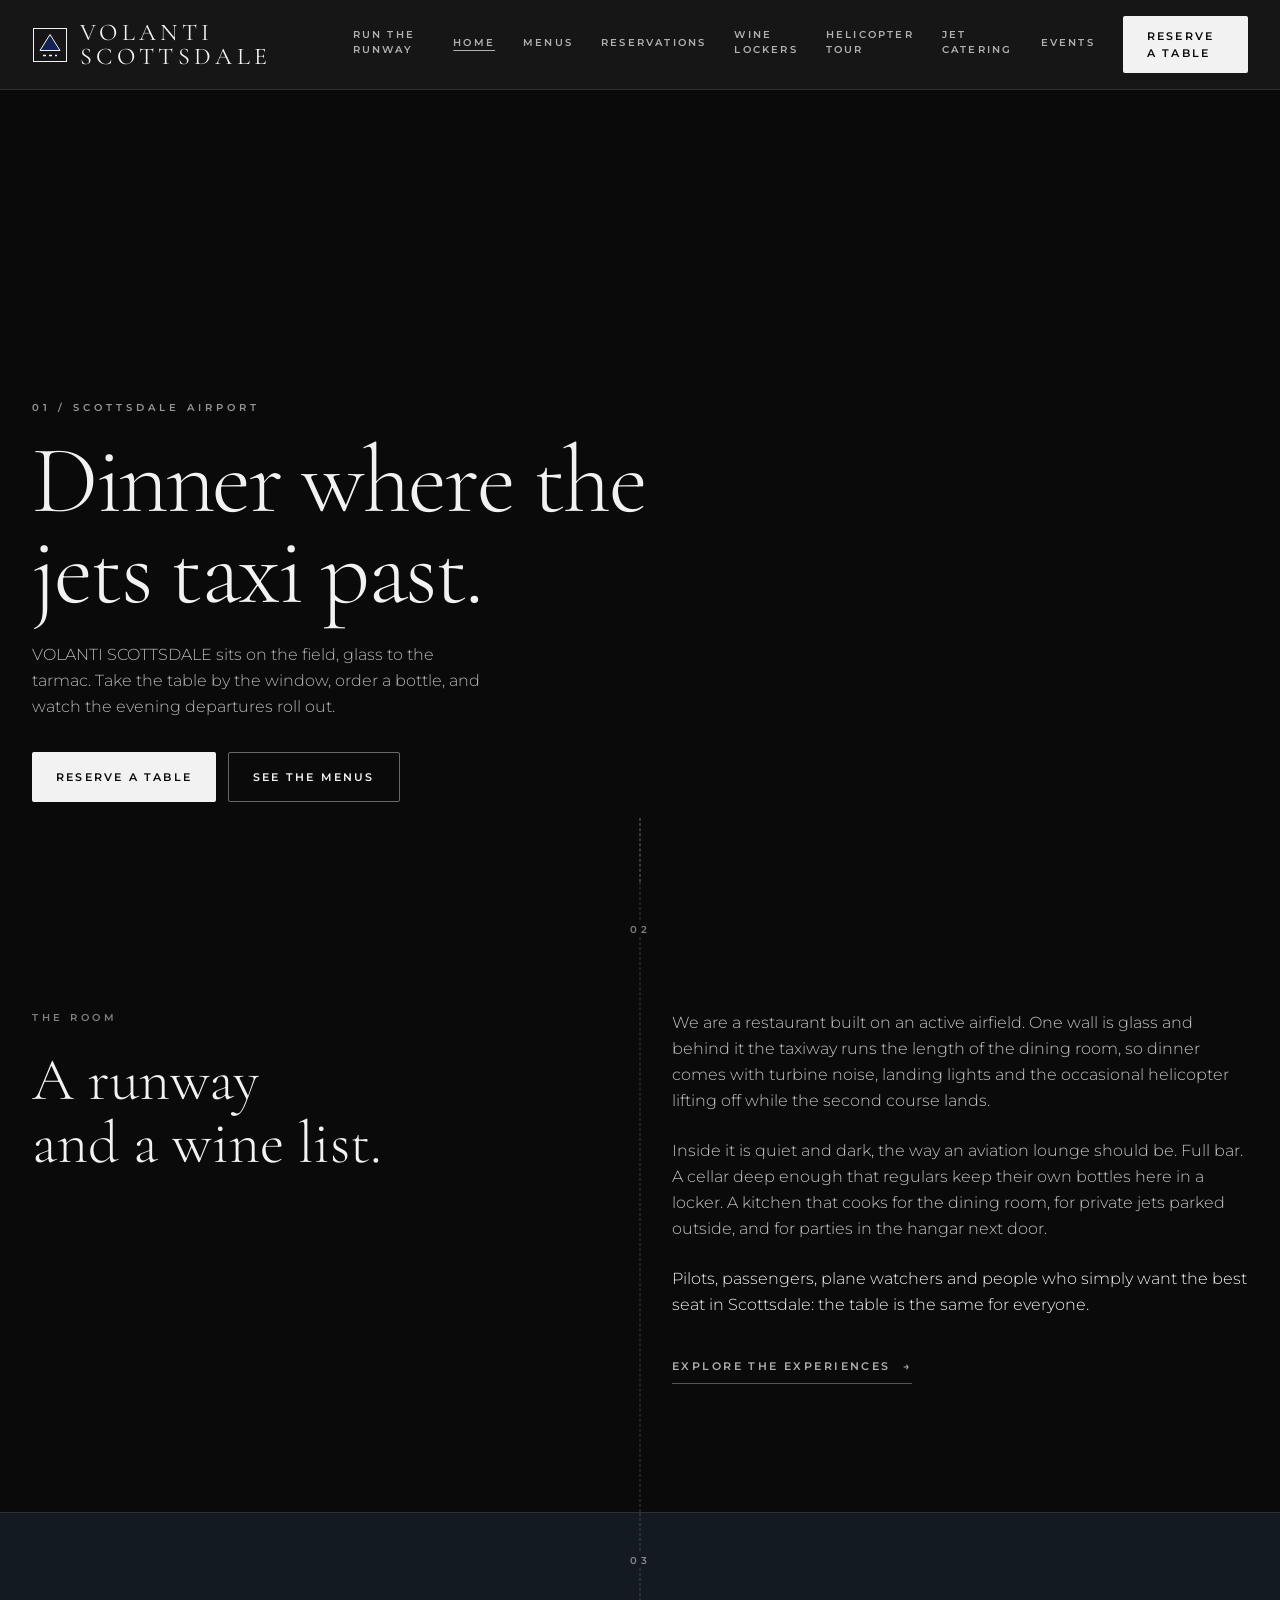
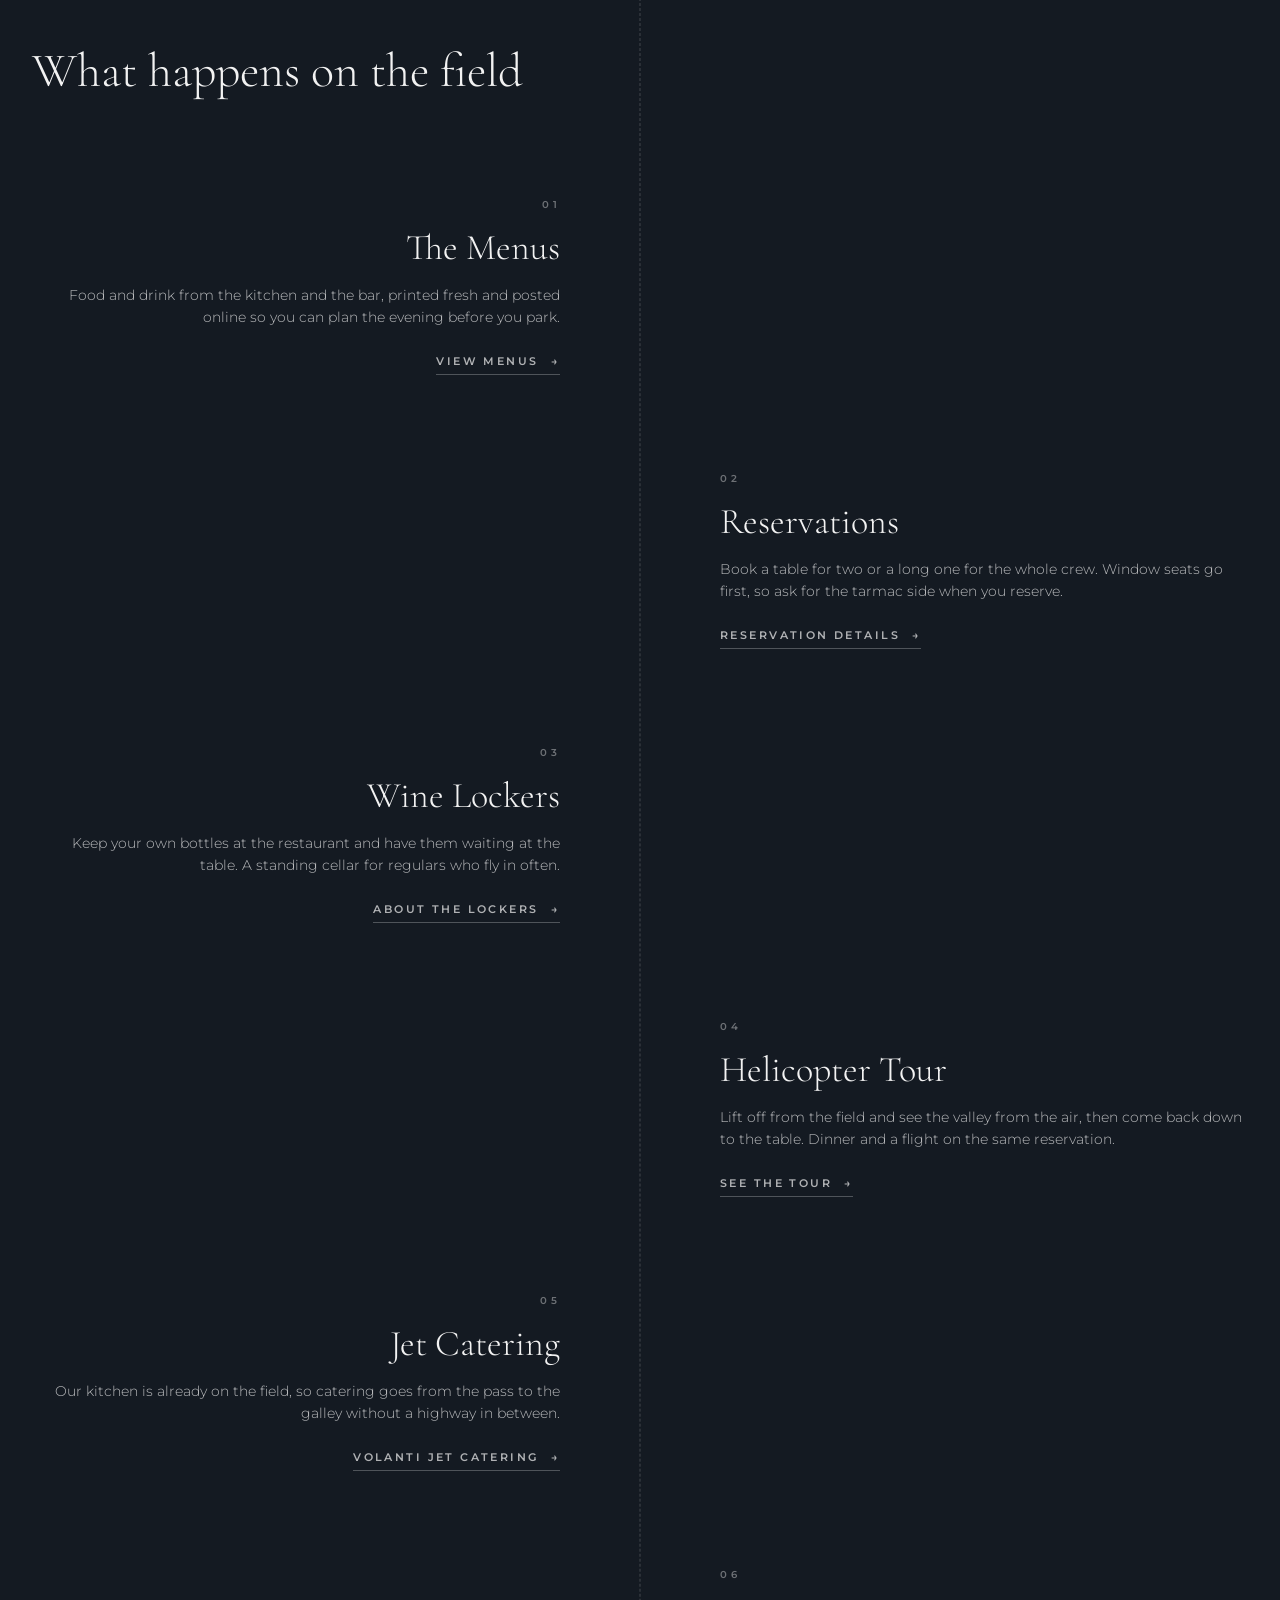
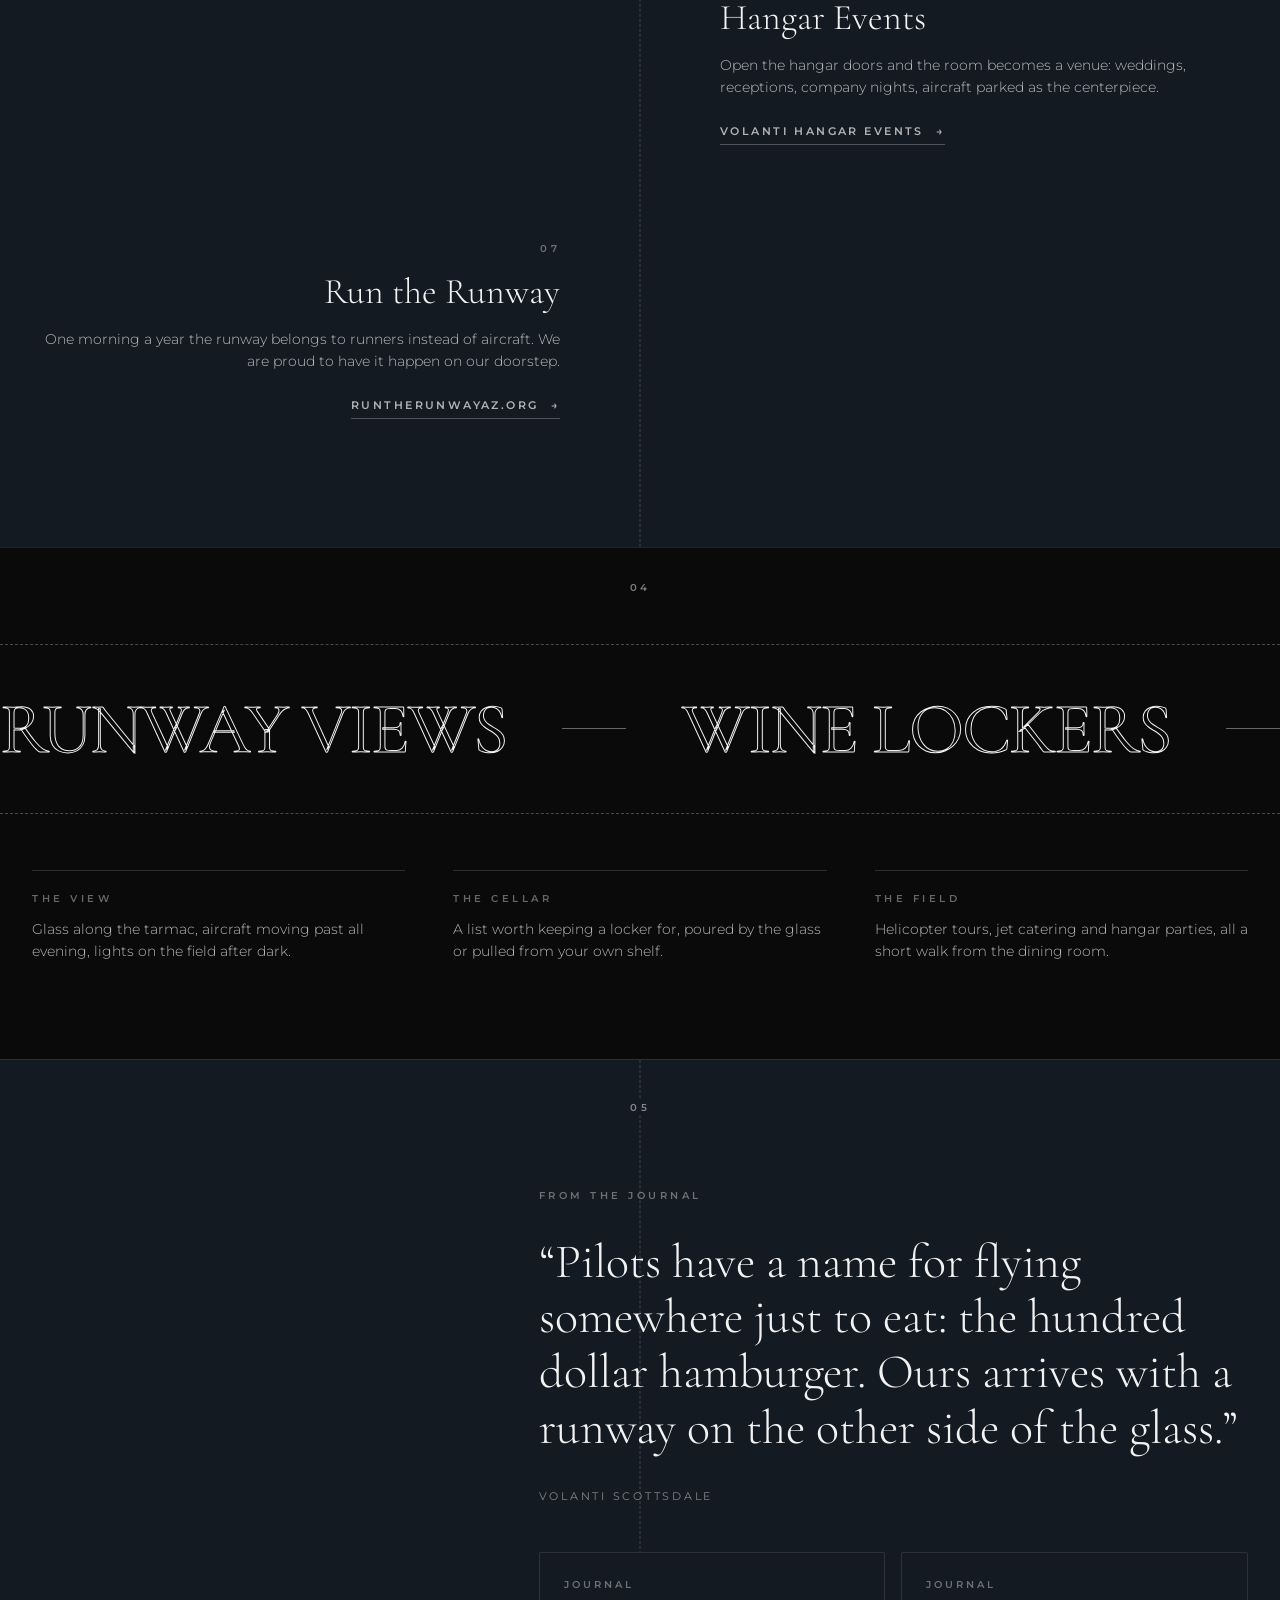
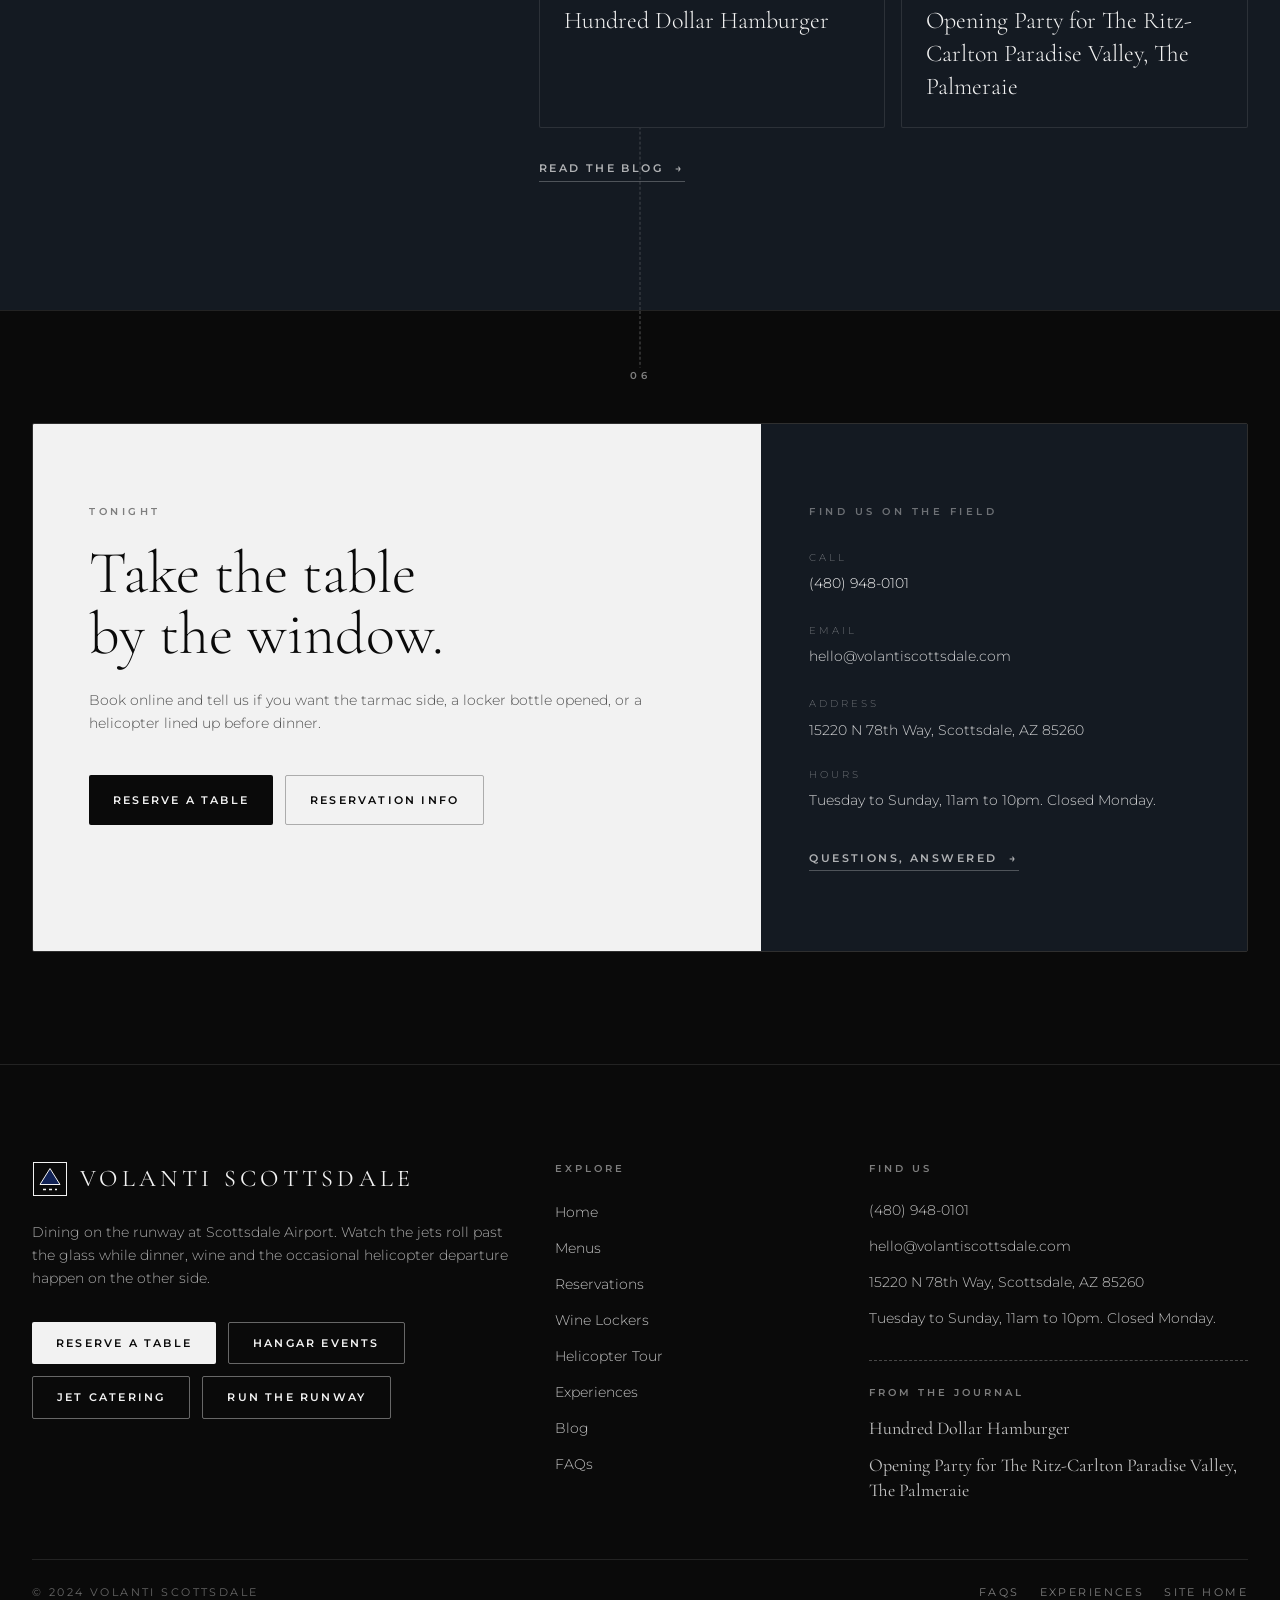
<file: index.html>
<!DOCTYPE html>
<html lang="en">
<head>
<meta charset="utf-8">
<meta name="viewport" content="width=device-width, initial-scale=1">
<title>VOLANTI SCOTTSDALE | Runway Dining at Scottsdale Airport</title>
<meta name="description" content="VOLANTI SCOTTSDALE is a restaurant on the field at Scottsdale Airport: dining along the tarmac, wine lockers, helicopter tours, jet catering and hangar events.">
<link rel="canonical" href="https://volanti-scottsdale-f7b1.sites.tibly.ai/">
<meta property="og:type" content="website">
<meta property="og:url" content="https://volanti-scottsdale-f7b1.sites.tibly.ai/">
<meta property="og:site_name" content="VOLANTI SCOTTSDALE">
<meta property="og:title" content="VOLANTI SCOTTSDALE | Runway Dining at Scottsdale Airport">
<meta property="og:description" content="VOLANTI SCOTTSDALE is a restaurant on the field at Scottsdale Airport: dining along the tarmac, wine lockers, helicopter tours, jet catering and hangar events.">
<meta name="twitter:card" content="summary_large_image">
<script type="application/ld+json" data-tibly-business>{"@context":"https://schema.org","@type":"FoodEstablishment","name":"VOLANTI SCOTTSDALE","url":"https://volanti-scottsdale-f7b1.sites.tibly.ai/"}</script>
<link rel="icon" href="/favicon.svg" type="image/svg+xml">
<link rel="preconnect" href="https://fonts.googleapis.com">
<link rel="preconnect" href="https://fonts.gstatic.com" crossorigin>
<link href="https://fonts.googleapis.com/css2?family=Cormorant+Garamond:ital,wght@0,300;0,400;0,600;1,400&family=Montserrat:wght@300;400;500;600&display=swap" rel="stylesheet">
<style>details[open] > *:not(summary){animation:tibly-acc .35s ease}@keyframes tibly-acc{from{opacity:0;transform:translateY(-4px)}}</style>
<style>@media (prefers-reduced-motion:no-preference){.tibly-fx{opacity:0;transform:translateY(24px);transition:opacity .7s ease,transform .7s ease}.tibly-fx.tibly-fx-in{opacity:1;transform:none}}</style>
<script>addEventListener('DOMContentLoaded',function(){if(!('IntersectionObserver' in window))return;var io=new IntersectionObserver(function(es){es.forEach(function(en){if(en.isIntersecting){en.target.classList.add('tibly-fx-in');io.unobserve(en.target)}})},{rootMargin:'0px 0px -8% 0px'});document.querySelectorAll('section[data-block] > *').forEach(function(el){var p=getComputedStyle(el).position;if(p==='absolute'||p==='fixed')return;if(el.getBoundingClientRect().top>innerHeight){el.classList.add('tibly-fx');io.observe(el)}})});</script>
<style>.tibly-ba{position:relative;overflow:hidden;--ba:50%;cursor:ew-resize;touch-action:pan-y;user-select:none;-webkit-user-select:none}.tibly-ba>img{display:block;width:100%;height:100%;object-fit:cover}.tibly-ba .tibly-ba-before{position:absolute;inset:0;clip-path:inset(0 calc(100% - var(--ba)) 0 0)}.tibly-ba .tibly-ba-before img{display:block;width:100%;height:100%;object-fit:cover}.tibly-ba::after{content:'';position:absolute;top:0;bottom:0;left:var(--ba);width:2px;margin-left:-1px;background:#fff;box-shadow:0 0 6px rgba(0,0,0,.55);pointer-events:none;z-index:1}.tibly-ba::before{content:'';position:absolute;top:50%;left:var(--ba);width:44px;height:44px;transform:translate(-50%,-50%);border-radius:9999px;background:rgba(0,0,0,.75) url("data:image/svg+xml,%3Csvg%20xmlns='http://www.w3.org/2000/svg'%20viewBox='0%200%2024%2024'%20fill='%23fff'%3E%3Cpath%20d='M9%206l-6%206%206%206zM15%206l6%206-6%206z'/%3E%3C/svg%3E") center/22px 22px no-repeat;border:2px solid #fff;box-shadow:0 2px 8px rgba(0,0,0,.4);pointer-events:none;z-index:1}.tibly-ba input[type=range]{position:absolute;inset:0;width:100%;height:100%;margin:0;opacity:0;pointer-events:none;-webkit-appearance:none;appearance:none;z-index:2}.tibly-gallery-item{position:relative;overflow:hidden;margin:0;display:block;isolation:isolate}.tibly-gallery-item>img,.tibly-gallery-item>a>img{display:block;width:100%;height:100%;object-fit:cover;transition:transform 1.1s cubic-bezier(.2,.7,.2,1),filter .6s ease}.tibly-gallery-item:hover>img,.tibly-gallery-item:hover>a>img,.tibly-gallery-item:focus-within>img{transform:scale(1.06);filter:brightness(1.04)}.tibly-gallery-item>figcaption{position:absolute;left:0;right:0;bottom:0;padding:2.25rem 1rem .9rem;color:#fff;font-size:.875rem;line-height:1.35;background:linear-gradient(to top,rgba(0,0,0,.7),rgba(0,0,0,0));transform:translateY(100%);opacity:0;transition:transform .55s cubic-bezier(.2,.7,.2,1),opacity .45s ease;pointer-events:none}.tibly-gallery-item:hover>figcaption,.tibly-gallery-item:focus-within>figcaption{transform:none;opacity:1}@media (hover:none){.tibly-gallery-item>figcaption{transform:none;opacity:1}}.tibly-gallery[data-gallery-ready] .tibly-gallery-item{opacity:0;transform:translateY(28px) scale(.97);transition:opacity .7s ease,transform .9s cubic-bezier(.2,.7,.2,1);transition-delay:calc(var(--i,0)*70ms)}.tibly-gallery[data-gallery-ready] .tibly-gallery-item.is-in{opacity:1;transform:none}@media (prefers-reduced-motion:reduce){.tibly-gallery .tibly-gallery-item{opacity:1!important;transform:none!important;transition:none!important}.tibly-gallery-item>img{transition:none!important}}[data-lightbox]{cursor:zoom-in}.tibly-lb{position:fixed;inset:0;z-index:9999;background:rgba(8,8,10,.94);-webkit-backdrop-filter:blur(14px);backdrop-filter:blur(14px);display:flex;align-items:center;justify-content:center;cursor:zoom-out;padding:clamp(16px,4vw,48px);animation:tibly-lb-in .28s ease both;touch-action:pan-y}.tibly-lb.is-out{animation:tibly-lb-out .22s ease both}.tibly-lb figure{position:relative;margin:0;max-width:100%;max-height:100%;display:flex;flex-direction:column;align-items:center;cursor:default}.tibly-lb img{display:block;-webkit-user-drag:none;user-select:none;-webkit-user-select:none;max-width:100%;max-height:calc(100vh - clamp(32px,8vw,96px) - 3.5rem);object-fit:contain;border-radius:6px;box-shadow:0 30px 80px rgba(0,0,0,.6);animation:tibly-lb-img .4s cubic-bezier(.2,.7,.2,1) both}.tibly-lb figcaption{color:rgba(255,255,255,.85);font-size:.9rem;line-height:1.4;text-align:center;padding:.9rem 1rem 0;max-width:60ch;min-height:1.5rem}.tibly-lb figcaption:empty{display:none}.tibly-lb button{position:absolute;display:flex;align-items:center;justify-content:center;width:44px;height:44px;border:0;border-radius:9999px;background:rgba(255,255,255,.12);color:#fff;cursor:pointer;transition:background .2s,transform .2s;-webkit-tap-highlight-color:transparent}.tibly-lb button:hover{background:rgba(255,255,255,.24);transform:scale(1.06)}.tibly-lb button:focus-visible{outline:2px solid #fff;outline-offset:2px}.tibly-lb button svg{width:22px;height:22px;fill:none;stroke:currentColor;stroke-width:2;stroke-linecap:round;stroke-linejoin:round}.tibly-lb .tibly-lb-x{top:16px;right:16px}.tibly-lb .tibly-lb-prev,.tibly-lb .tibly-lb-next{top:50%;transform:translateY(-50%)}.tibly-lb .tibly-lb-prev:hover,.tibly-lb .tibly-lb-next:hover{transform:translateY(-50%) scale(1.06)}.tibly-lb .tibly-lb-prev{left:12px}.tibly-lb .tibly-lb-next{right:12px}.tibly-lb .tibly-lb-n{position:absolute;top:24px;left:50%;transform:translateX(-50%);color:rgba(255,255,255,.7);font-size:.8rem;letter-spacing:.08em;font-variant-numeric:tabular-nums}.tibly-lb[data-single] .tibly-lb-prev,.tibly-lb[data-single] .tibly-lb-next,.tibly-lb[data-single] .tibly-lb-n{display:none}@keyframes tibly-lb-in{from{opacity:0}to{opacity:1}}@keyframes tibly-lb-out{from{opacity:1}to{opacity:0}}@keyframes tibly-lb-img{from{opacity:0;transform:scale(.92) translateY(12px)}to{opacity:1;transform:none}}@media (prefers-reduced-motion:reduce){.tibly-lb,.tibly-lb img,.tibly-lb.is-out{animation:none!important}}</style>
<script>document.addEventListener('input',function(e){var t=e.target;if(!t||t.type!=='range')return;var c=t.closest&&t.closest('.tibly-ba');if(c)c.style.setProperty('--ba',t.value+'%')});document.addEventListener('pointerdown',function(e){var c=e.target.closest&&e.target.closest('.tibly-ba');if(!c||e.button>0)return;e.preventDefault();var inp=c.querySelector('input[type=range]');var set=function(x){var r=c.getBoundingClientRect();if(!r.width)return;var p=Math.max(0,Math.min(100,(x-r.left)*100/r.width));c.style.setProperty('--ba',p+'%');if(inp)inp.value=Math.round(p)};set(e.clientX);var mv=function(ev){set(ev.clientX)};var up=function(){document.removeEventListener('pointermove',mv);document.removeEventListener('pointerup',up);document.removeEventListener('pointercancel',up)};document.addEventListener('pointermove',mv);document.addEventListener('pointerup',up);document.addEventListener('pointercancel',up)});document.addEventListener('click',function(e){var im=e.target.closest&&e.target.closest('[data-lightbox]');if(!im||!(im.currentSrc||im.src)||e.target.closest('.tibly-lb'))return;e.preventDefault();var scope=im.closest('.tibly-gallery')||im.closest('section')||im.parentNode;var set=Array.prototype.filter.call(scope.querySelectorAll('[data-lightbox]'),function(x){return x.currentSrc||x.src});var i=Math.max(0,set.indexOf(im));var o=document.createElement('div');o.className='tibly-lb';o.setAttribute('role','dialog');o.setAttribute('aria-modal','true');o.setAttribute('aria-label','Photo viewer');if(set.length<2)o.setAttribute('data-single','');var svgL='<svg viewBox="0 0 24 24"><path d="M15 6l-6 6 6 6"/></svg>',svgR='<svg viewBox="0 0 24 24"><path d="M9 6l6 6-6 6"/></svg>',svgX='<svg viewBox="0 0 24 24"><path d="M6 6l12 12M18 6L6 18"/></svg>';o.innerHTML='<span class="tibly-lb-n"></span><figure><img alt="" draggable="false"><figcaption></figcaption></figure><button type="button" class="tibly-lb-prev" aria-label="Previous photo">'+svgL+'</button><button type="button" class="tibly-lb-next" aria-label="Next photo">'+svgR+'</button><button type="button" class="tibly-lb-x" aria-label="Close">'+svgX+'</button>';var big=o.querySelector('img'),cap=o.querySelector('figcaption'),n=o.querySelector('.tibly-lb-n');var capOf=function(x){var f=x.closest('figure'),c=f&&f.querySelector('figcaption');return (c&&c.textContent.trim())||x.alt||''};var show=function(k){i=(k+set.length)%set.length;var x=set[i];big.style.animation='none';void big.offsetWidth;big.style.animation='';big.src=x.currentSrc||x.src;big.alt=x.alt||'';cap.textContent=capOf(x);n.textContent=(i+1)+' / '+set.length;[set[(i+1)%set.length],set[(i-1+set.length)%set.length]].forEach(function(p){if(p&&p!==x){var pre=new Image();pre.src=p.currentSrc||p.src}})};var prevOverflow=document.documentElement.style.overflow;document.documentElement.style.overflow='hidden';var close=function(){document.removeEventListener('keydown',key);o.classList.add('is-out');var done=function(){o.remove();document.documentElement.style.overflow=prevOverflow;try{im.focus({preventScroll:true})}catch(_){}};if(matchMedia('(prefers-reduced-motion:reduce)').matches)done();else setTimeout(done,220)};var key=function(ev){if(ev.key==='Escape')close();else if(ev.key==='ArrowRight')show(i+1);else if(ev.key==='ArrowLeft')show(i-1)};document.addEventListener('keydown',key);var swiped=false;o.addEventListener('click',function(ev){if(swiped){swiped=false;return}var b=ev.target.closest('button');if(b){ev.stopPropagation();if(b.classList.contains('tibly-lb-prev'))show(i-1);else if(b.classList.contains('tibly-lb-next'))show(i+1);else close();return}if(!ev.target.closest('figure'))close()});var x0=null;o.addEventListener('pointerdown',function(ev){x0=ev.clientX});o.addEventListener('pointerup',function(ev){if(x0===null)return;var dx=ev.clientX-x0;x0=null;if(Math.abs(dx)>40&&set.length>1){swiped=true;show(dx<0?i+1:i-1)}});show(i);document.body.appendChild(o);var xb=o.querySelector('.tibly-lb-x');if(xb)xb.focus({preventScroll:true})});document.addEventListener('click',function(e){var x=e.target.closest&&e.target.closest('[data-announce-close]');if(!x)return;var b=x.closest('[data-announce]');if(b){b.style.display='none';try{sessionStorage.setItem('tibly-announce','1')}catch(_){}}});addEventListener('DOMContentLoaded',function(){try{if(sessionStorage.getItem('tibly-announce')==='1'){var b=document.querySelector('[data-announce]');if(b)b.style.display='none'}}catch(_){}if('IntersectionObserver' in window&&!matchMedia('(prefers-reduced-motion:reduce)').matches){var els=document.querySelectorAll('[data-count]');if(els.length){var io=new IntersectionObserver(function(es){es.forEach(function(en){if(!en.isIntersecting)return;io.unobserve(en.target);var el=en.target,s=el.textContent||'',m=s.match(/[\d,]*\d(?:\.\d+)?/);if(!m)return;var raw=m[0],num=parseFloat(raw.replace(/,/g,''));if(!isFinite(num))return;if(!el.getAttribute('data-count'))el.setAttribute('data-count',s);var pre=s.slice(0,m.index),post=s.slice(m.index+raw.length),grp=raw.indexOf(',')>=0,dec=(raw.split('.')[1]||'').length,t0=performance.now();requestAnimationFrame(function tick(now){var p=Math.min((now-t0)/1400,1);p=1-Math.pow(1-p,3);var v=(num*p).toFixed(dec);if(grp)v=Number(v).toLocaleString('en-US',{minimumFractionDigits:dec});el.textContent=pre+v+post;if(p<1)requestAnimationFrame(tick)})})},{rootMargin:'0px 0px -10% 0px'});els.forEach(function(el){io.observe(el)})}}if('IntersectionObserver' in window&&!matchMedia('(prefers-reduced-motion:reduce)').matches){document.querySelectorAll('.tibly-gallery').forEach(function(g){var items=g.querySelectorAll('.tibly-gallery-item');if(!items.length)return;var gio=new IntersectionObserver(function(es){es.forEach(function(en){if(!en.isIntersecting)return;gio.unobserve(en.target);en.target.classList.add('is-in')})},{rootMargin:'0px 0px -8% 0px',threshold:.1});var watch=function(el,k){el.style.setProperty('--i',k%12);gio.observe(el)};items.forEach(watch);g.setAttribute('data-gallery-ready','');if('MutationObserver' in window)new MutationObserver(function(ms){ms.forEach(function(m){m.addedNodes.forEach(function(nd){if(nd.nodeType===1&&nd.classList&&nd.classList.contains('tibly-gallery-item'))watch(nd,0)})})}).observe(g,{childList:true})})}var badge=document.querySelector('[data-tibly-open]');if(badge){var src=document.querySelector('[data-tibly-field="hours"]');var txt=(src&&src.textContent||'').toLowerCase();var days=['sun','mon','tue','wed','thu','fri','sat'];var toMin=function(h,mm,ap){h=+h;mm=+(mm||0);if(ap==='pm'&&h!==12)h+=12;if(ap==='am'&&h===12)h=0;return h*60+mm};var spans=[];var re=/(sun|mon|tue|wed|thu|fri|sat|daily|every ?day)[a-z]*\s*(?:[-\u2013\u2014]\s*(sun|mon|tue|wed|thu|fri|sat)[a-z]*)?\s*:?\s*(\d{1,2})(?::(\d{2}))?\s*(am|pm)?\s*[-\u2013\u2014]\s*(\d{1,2})(?::(\d{2}))?\s*(am|pm)?/g,mm;while((mm=re.exec(txt))){var d1=mm[1].slice(0,3),d2=mm[2],ap1=mm[5]||(mm[8]==='pm'&&+mm[3]<=+mm[6]?'am':mm[8]),o=toMin(mm[3],mm[4],ap1),c=toMin(mm[6],mm[7],mm[8]);var from=d1==='dai'||d1==='eve'?0:days.indexOf(d1),to=d2?days.indexOf(d2.slice(0,3)):(d1==='dai'||d1==='eve'?6:from);if(from<0)continue;for(var d=from;;d=(d+1)%7){spans.push([d,o,c]);if(d===to)break}}if(spans.length){var now=new Date(),cur=now.getDay(),min=now.getHours()*60+now.getMinutes();var open=spans.some(function(s){return s[0]===cur&&min>=s[1]&&min<s[2]});badge.textContent=open?(badge.getAttribute('data-open-text')||'Open now'):(badge.getAttribute('data-closed-text')||'Closed now');badge.setAttribute('data-state',open?'open':'closed');badge.hidden=false}}});</script>
<style>header a[aria-current="page"]:not(:has(img,svg)){text-decoration:underline;text-underline-offset:4px;text-decoration-thickness:1px}</style>
<style>#nav-open~[class*="peer-checked:"][class*="fixed"]{min-height:100vh;min-height:100dvh}@media (prefers-reduced-motion:no-preference){label[for="nav-open"] span{transition:transform .3s ease,opacity .2s ease}header:has(#nav-open:checked) label[for="nav-open"]:not([aria-label="Close" i]) span:not(:has(span)):nth-of-type(1){transform:translateY(8px) rotate(45deg)}header:has(#nav-open:checked) label[for="nav-open"]:not([aria-label="Close" i]) span:not(:has(span)):nth-of-type(2){opacity:0}header:has(#nav-open:checked) label[for="nav-open"]:not([aria-label="Close" i]) span:not(:has(span)):nth-of-type(3){transform:translateY(-8px) rotate(-45deg)}#nav-open:checked~[class*="peer-checked:"]{animation:tibly-nav-in .25s ease}#nav-open:checked~[class*="peer-checked:"] label[for="nav-open"]{display:inline-block;animation:tibly-x-in .35s ease}@keyframes tibly-nav-in{from{opacity:0;transform:translateY(10px)}}@keyframes tibly-x-in{from{opacity:0;transform:rotate(-90deg) scale(.6)}}}</style>
<link rel="stylesheet" href="/styles.css?v=e0518df8">
</head>
<body>
<!-- block:header -->
<header class="sticky top-0 z-40 border-b border-white/10 bg-night/95 text-ink">
  <input type="checkbox" id="nav-open" class="peer sr-only">

  <div class="mx-auto flex w-full max-w-7xl items-center justify-between gap-4 px-5 py-4 sm:px-8">
    <a href="/" class="group flex items-center gap-3" aria-current="page">
      <svg viewBox="0 0 36 36" class="h-9 w-9 shrink-0 text-ink transition-transform duration-500 group-hover:rotate-3" aria-hidden="true">
        <rect x="1.5" y="1.5" width="33" height="33" fill="none" stroke="currentColor" stroke-width="1"></rect>
        <path d="M8 23.5 L18 7.5 L28 23.5 Z" fill="#112255" stroke="currentColor" stroke-width="1"></path>
        <line x1="11" y1="28.5" x2="25" y2="28.5" stroke="currentColor" stroke-width="1.5" stroke-dasharray="3 3"></line>
      </svg>
      <span data-tibly-field="business-name" class="font-display text-xl leading-none tracking-[0.18em] sm:text-2xl">VOLANTI SCOTTSDALE</span>
    </a>

    <nav class="hidden items-center gap-5 lg:flex xl:gap-7" aria-label="Primary">
      <a href="https://runtherunwayaz.org" target="_blank" rel="noopener" class="border-b border-transparent pb-1 font-body text-[10px] font-semibold uppercase tracking-[0.22em] text-ink/70 transition-colors duration-300 hover:border-ink hover:text-ink">Run the Runway</a>
      <a href="/" class="border-b border-transparent pb-1 font-body text-[10px] font-semibold uppercase tracking-[0.22em] text-ink/70 transition-colors duration-300 hover:border-ink hover:text-ink" aria-current="page">Home</a>
      <a href="/menus" class="border-b border-transparent pb-1 font-body text-[10px] font-semibold uppercase tracking-[0.22em] text-ink/70 transition-colors duration-300 hover:border-ink hover:text-ink">Menus</a>
      <a href="/9967610" class="border-b border-transparent pb-1 font-body text-[10px] font-semibold uppercase tracking-[0.22em] text-ink/70 transition-colors duration-300 hover:border-ink hover:text-ink">Reservations</a>
      <a href="/wine-lockers" class="border-b border-transparent pb-1 font-body text-[10px] font-semibold uppercase tracking-[0.22em] text-ink/70 transition-colors duration-300 hover:border-ink hover:text-ink">Wine Lockers</a>
      <a href="/helicopter" class="border-b border-transparent pb-1 font-body text-[10px] font-semibold uppercase tracking-[0.22em] text-ink/70 transition-colors duration-300 hover:border-ink hover:text-ink">Helicopter Tour</a>
      <a href="https://www.volantijetcatering.com" target="_blank" rel="noopener" class="border-b border-transparent pb-1 font-body text-[10px] font-semibold uppercase tracking-[0.22em] text-ink/70 transition-colors duration-300 hover:border-ink hover:text-ink">Jet Catering</a>
      <a href="https://volantihangarevents.com" target="_blank" rel="noopener" class="border-b border-transparent pb-1 font-body text-[10px] font-semibold uppercase tracking-[0.22em] text-ink/70 transition-colors duration-300 hover:border-ink hover:text-ink">Events</a>
      <a href="https://www.sevenrooms.com/explore/volanti/reservations/create/search/" target="_blank" rel="noopener" class="btn">Reserve a Table</a>
    </nav>

    <label for="nav-open" class="cursor-pointer p-2 lg:hidden" aria-label="Menu">
      <span class="block h-px w-7 bg-ink"></span>
      <span class="mt-2 block h-px w-7 bg-ink"></span>
      <span class="mt-2 block h-px w-7 bg-ink"></span>
    </label>
  </div>

  <div class="hidden flex-col bg-night peer-checked:flex lg:hidden fixed inset-0 z-50 overflow-y-auto">
    <div class="flex items-center justify-between border-b border-white/10 px-5 py-4 sm:px-8">
      <span class="flex items-center gap-3">
        <svg viewBox="0 0 36 36" class="h-9 w-9 shrink-0 text-ink" aria-hidden="true">
          <rect x="1.5" y="1.5" width="33" height="33" fill="none" stroke="currentColor" stroke-width="1"></rect>
          <path d="M8 23.5 L18 7.5 L28 23.5 Z" fill="#112255" stroke="currentColor" stroke-width="1"></path>
          <line x1="11" y1="28.5" x2="25" y2="28.5" stroke="currentColor" stroke-width="1.5" stroke-dasharray="3 3"></line>
        </svg>
        <span class="font-display text-xl leading-none tracking-[0.18em] text-ink">VOLANTI SCOTTSDALE</span>
      </span>
      <label for="nav-open" aria-label="Close" class="cursor-pointer p-2">
        <svg viewBox="0 0 24 24" class="h-7 w-7 text-ink" fill="none" stroke="currentColor" stroke-width="1.25" aria-hidden="true">
          <line x1="5" y1="5" x2="19" y2="19"></line>
          <line x1="19" y1="5" x2="5" y2="19"></line>
        </svg>
      </label>
    </div>

    <nav class="flex flex-1 flex-col justify-center gap-5 px-5 py-10 sm:px-8" aria-label="Mobile">
      <a href="https://runtherunwayaz.org" target="_blank" rel="noopener" class="font-display text-3xl tracking-wide text-ink/80 transition-colors hover:text-ink">Run the Runway</a>
      <a href="/" class="font-display text-3xl tracking-wide text-ink transition-colors hover:text-ink/70" aria-current="page">Home</a>
      <a href="/menus" class="font-display text-3xl tracking-wide text-ink transition-colors hover:text-ink/70">Menus</a>
      <a href="/9967610" class="font-display text-3xl tracking-wide text-ink transition-colors hover:text-ink/70">Reservations</a>
      <a href="/wine-lockers" class="font-display text-3xl tracking-wide text-ink transition-colors hover:text-ink/70">Wine Lockers</a>
      <a href="/helicopter" class="font-display text-3xl tracking-wide text-ink transition-colors hover:text-ink/70">Helicopter Tour</a>
      <a href="https://www.volantijetcatering.com" target="_blank" rel="noopener" class="font-display text-3xl tracking-wide text-ink transition-colors hover:text-ink/70">Jet Catering</a>
      <a href="https://volantihangarevents.com" target="_blank" rel="noopener" class="font-display text-3xl tracking-wide text-ink transition-colors hover:text-ink/70">Events</a>
    </nav>

    <div class="border-t border-white/10 px-5 py-6 sm:px-8">
      <a href="https://www.sevenrooms.com/explore/volanti/reservations/create/search/" target="_blank" rel="noopener" class="btn w-full py-4">Reserve a Table</a>
    </div>
  </div>
</header>
<!-- /block:header -->
<!-- block:statement-hero -->
<section class="relative isolate flex h-[88vh] max-h-[880px] min-h-[560px] items-end overflow-hidden bg-night text-ink" data-block="statement-hero">
  <video src="https://videos.pexels.com/video-files/15209455/15209455-hd_1920_1080_30fps.mp4" poster="https://images.pexels.com/videos/15209455/pexels-photo-15209455.jpeg?auto=compress&cs=tinysrgb&fit=crop&h=630&w=1200" autoplay muted loop playsinline data-video-query="private jet taxiing past a glass walled airport restaurant at dusk" class="absolute inset-0 w-full h-full object-cover animate-kenburns"></video>
  <div class="absolute inset-0 bg-gradient-to-t from-night via-night/75 to-night/30"></div>
  <div class="absolute inset-0 bg-gradient-to-r from-night/80 via-transparent to-transparent"></div>

  <div class="relative z-10 mx-auto w-full max-w-7xl px-5 pb-16 pt-24 sm:px-8 md:pb-20 md:pt-28">
    <p class="font-body text-[10px] font-semibold uppercase tracking-[0.4em] text-ink/60">01 / Scottsdale Airport</p>
    <h1 class="mt-5 max-w-4xl font-display text-5xl font-light leading-[0.95] tracking-tight sm:text-6xl md:text-7xl lg:text-8xl">
      Dinner where the<br class="hidden sm:block"> jets taxi past.
    </h1>
    <p class="mt-6 max-w-md font-body text-sm font-light leading-relaxed text-ink/75 sm:text-base">
      <span data-tibly-field="business-name">VOLANTI SCOTTSDALE</span> sits on the field, glass to the tarmac. Take the table by the window, order a bottle, and watch the evening departures roll out.
    </p>
    <div class="mt-8 flex flex-col gap-3 sm:flex-row sm:flex-wrap">
      <a href="https://www.sevenrooms.com/explore/volanti/reservations/create/search/" target="_blank" rel="noopener" class="btn py-4">Reserve a Table</a>
      <a href="/menus" class="btn-secondary py-4">See the Menus</a>
    </div>
  </div>

  <div aria-hidden="true" class="absolute bottom-0 left-1/2 hidden h-16 -translate-x-1/2 border-l border-dashed border-white/40 md:block"></div>
</section>
<!-- /block:statement-hero -->
<!-- block:longform-intro -->
<section class="relative bg-night py-20 text-ink md:py-32" data-block="longform-intro">
  <div aria-hidden="true" class="pointer-events-none absolute inset-y-0 left-1/2 hidden -translate-x-1/2 border-l border-dashed border-white/20 md:block"></div>
  <div aria-hidden="true" class="absolute left-1/2 top-10 hidden -translate-x-1/2 bg-night px-3 font-body text-[10px] font-semibold uppercase tracking-[0.35em] text-ink/50 md:block">02</div>

  <div class="relative mx-auto grid w-full max-w-7xl grid-cols-1 gap-12 px-5 sm:px-8 md:grid-cols-12 md:gap-16">
    <div class="md:col-span-5">
      <p class="font-body text-[10px] font-semibold uppercase tracking-[0.35em] text-ink/50">The Room</p>
      <h2 class="mt-6 font-display text-4xl font-light leading-[1.05] md:text-6xl">
        A runway<br>and a wine list.
      </h2>
    </div>

    <div class="md:col-span-6 md:col-start-7">
      <div class="max-w-prose space-y-6 font-body text-sm font-light leading-relaxed text-ink/80 md:text-base">
        <p>
          We are a restaurant built on an active airfield. One wall is glass and behind it the taxiway runs the length of the dining room, so dinner comes with turbine noise, landing lights and the occasional helicopter lifting off while the second course lands.
        </p>
        <p>
          Inside it is quiet and dark, the way an aviation lounge should be. Full bar. A cellar deep enough that regulars keep their own bottles here in a locker. A kitchen that cooks for the dining room, for private jets parked outside, and for parties in the hangar next door.
        </p>
        <p class="text-ink">
          Pilots, passengers, plane watchers and people who simply want the best seat in Scottsdale: the table is the same for everyone.
        </p>
      </div>
      <a href="/experiences" class="group mt-10 inline-flex items-center gap-3 border-b border-white/30 pb-2 font-body text-[11px] font-semibold uppercase tracking-[0.22em] text-ink/70 transition-colors duration-300 hover:border-ink hover:text-ink">
        Explore the experiences
        <span class="transition-transform duration-300 group-hover:translate-x-1">&rarr;</span>
      </a>
    </div>
  </div>
</section>
<!-- /block:longform-intro -->
<!-- block:feature-rows -->
<section class="relative border-t border-white/10 bg-surface py-20 text-ink md:py-32" data-block="feature-rows">
  <div aria-hidden="true" class="pointer-events-none absolute inset-y-0 left-1/2 hidden -translate-x-1/2 border-l border-dashed border-white/20 md:block"></div>
  <div aria-hidden="true" class="absolute left-1/2 top-10 hidden -translate-x-1/2 bg-surface px-3 font-body text-[10px] font-semibold uppercase tracking-[0.35em] text-ink/50 md:block">03</div>

  <div class="relative mx-auto w-full max-w-7xl px-5 sm:px-8">
    <h2 class="max-w-xl font-display text-4xl font-light leading-tight md:text-5xl">What happens on the field</h2>

    <div class="mt-16 space-y-14 md:mt-24 md:space-y-24">

      <article class="md:grid md:grid-cols-2 md:gap-20">
        <div class="md:pr-10 md:text-right">
          <p class="font-body text-[10px] font-semibold uppercase tracking-[0.35em] text-ink/40">01</p>
          <h3 class="mt-4 font-display text-3xl font-light md:text-4xl">The Menus</h3>
          <p class="mt-4 max-w-prose font-body text-sm font-light leading-relaxed text-ink/75 md:ml-auto">
            Food and drink from the kitchen and the bar, printed fresh and posted online so you can plan the evening before you park.
          </p>
          <a href="/menus" class="group mt-6 inline-flex items-center gap-3 border-b border-white/25 pb-1 font-body text-[11px] font-semibold uppercase tracking-[0.22em] text-ink/70 transition-colors duration-300 hover:border-ink hover:text-ink">
            View menus <span class="transition-transform duration-300 group-hover:translate-x-1">&rarr;</span>
          </a>
        </div>
      </article>

      <article class="md:grid md:grid-cols-2 md:gap-20">
        <div class="md:col-start-2 md:pl-10">
          <p class="font-body text-[10px] font-semibold uppercase tracking-[0.35em] text-ink/40">02</p>
          <h3 class="mt-4 font-display text-3xl font-light md:text-4xl">Reservations</h3>
          <p class="mt-4 max-w-prose font-body text-sm font-light leading-relaxed text-ink/75">
            Book a table for two or a long one for the whole crew. Window seats go first, so ask for the tarmac side when you reserve.
          </p>
          <div class="mt-6 flex flex-wrap gap-6">
            <a href="/9967610" class="group inline-flex items-center gap-3 border-b border-white/25 pb-1 font-body text-[11px] font-semibold uppercase tracking-[0.22em] text-ink/70 transition-colors duration-300 hover:border-ink hover:text-ink">
              Reservation details <span class="transition-transform duration-300 group-hover:translate-x-1">&rarr;</span>
            </a>
          </div>
        </div>
      </article>

      <article class="md:grid md:grid-cols-2 md:gap-20">
        <div class="md:pr-10 md:text-right">
          <p class="font-body text-[10px] font-semibold uppercase tracking-[0.35em] text-ink/40">03</p>
          <h3 class="mt-4 font-display text-3xl font-light md:text-4xl">Wine Lockers</h3>
          <p class="mt-4 max-w-prose font-body text-sm font-light leading-relaxed text-ink/75 md:ml-auto">
            Keep your own bottles at the restaurant and have them waiting at the table. A standing cellar for regulars who fly in often.
          </p>
          <a href="/wine-lockers" class="group mt-6 inline-flex items-center gap-3 border-b border-white/25 pb-1 font-body text-[11px] font-semibold uppercase tracking-[0.22em] text-ink/70 transition-colors duration-300 hover:border-ink hover:text-ink">
            About the lockers <span class="transition-transform duration-300 group-hover:translate-x-1">&rarr;</span>
          </a>
        </div>
      </article>

      <article class="md:grid md:grid-cols-2 md:gap-20">
        <div class="md:col-start-2 md:pl-10">
          <p class="font-body text-[10px] font-semibold uppercase tracking-[0.35em] text-ink/40">04</p>
          <h3 class="mt-4 font-display text-3xl font-light md:text-4xl">Helicopter Tour</h3>
          <p class="mt-4 max-w-prose font-body text-sm font-light leading-relaxed text-ink/75">
            Lift off from the field and see the valley from the air, then come back down to the table. Dinner and a flight on the same reservation.
          </p>
          <a href="/helicopter" class="group mt-6 inline-flex items-center gap-3 border-b border-white/25 pb-1 font-body text-[11px] font-semibold uppercase tracking-[0.22em] text-ink/70 transition-colors duration-300 hover:border-ink hover:text-ink">
            See the tour <span class="transition-transform duration-300 group-hover:translate-x-1">&rarr;</span>
          </a>
        </div>
      </article>

      <article class="md:grid md:grid-cols-2 md:gap-20">
        <div class="md:pr-10 md:text-right">
          <p class="font-body text-[10px] font-semibold uppercase tracking-[0.35em] text-ink/40">05</p>
          <h3 class="mt-4 font-display text-3xl font-light md:text-4xl">Jet Catering</h3>
          <p class="mt-4 max-w-prose font-body text-sm font-light leading-relaxed text-ink/75 md:ml-auto">
            Our kitchen is already on the field, so catering goes from the pass to the galley without a highway in between.
          </p>
          <a href="https://www.volantijetcatering.com" target="_blank" rel="noopener" class="group mt-6 inline-flex items-center gap-3 border-b border-white/25 pb-1 font-body text-[11px] font-semibold uppercase tracking-[0.22em] text-ink/70 transition-colors duration-300 hover:border-ink hover:text-ink">
            Volanti Jet Catering <span class="transition-transform duration-300 group-hover:translate-x-1">&rarr;</span>
          </a>
        </div>
      </article>

      <article class="md:grid md:grid-cols-2 md:gap-20">
        <div class="md:col-start-2 md:pl-10">
          <p class="font-body text-[10px] font-semibold uppercase tracking-[0.35em] text-ink/40">06</p>
          <h3 class="mt-4 font-display text-3xl font-light md:text-4xl">Hangar Events</h3>
          <p class="mt-4 max-w-prose font-body text-sm font-light leading-relaxed text-ink/75">
            Open the hangar doors and the room becomes a venue: weddings, receptions, company nights, aircraft parked as the centerpiece.
          </p>
          <a href="https://volantihangarevents.com" target="_blank" rel="noopener" class="group mt-6 inline-flex items-center gap-3 border-b border-white/25 pb-1 font-body text-[11px] font-semibold uppercase tracking-[0.22em] text-ink/70 transition-colors duration-300 hover:border-ink hover:text-ink">
            Volanti Hangar Events <span class="transition-transform duration-300 group-hover:translate-x-1">&rarr;</span>
          </a>
        </div>
      </article>

      <article class="md:grid md:grid-cols-2 md:gap-20">
        <div class="md:pr-10 md:text-right">
          <p class="font-body text-[10px] font-semibold uppercase tracking-[0.35em] text-ink/40">07</p>
          <h3 class="mt-4 font-display text-3xl font-light md:text-4xl">Run the Runway</h3>
          <p class="mt-4 max-w-prose font-body text-sm font-light leading-relaxed text-ink/75 md:ml-auto">
            One morning a year the runway belongs to runners instead of aircraft. We are proud to have it happen on our doorstep.
          </p>
          <a href="https://runtherunwayaz.org" target="_blank" rel="noopener" class="group mt-6 inline-flex items-center gap-3 border-b border-white/25 pb-1 font-body text-[11px] font-semibold uppercase tracking-[0.22em] text-ink/70 transition-colors duration-300 hover:border-ink hover:text-ink">
            runtherunwayaz.org <span class="transition-transform duration-300 group-hover:translate-x-1">&rarr;</span>
          </a>
        </div>
      </article>

    </div>
  </div>
</section>
<!-- /block:feature-rows -->
<!-- block:gallery-strip -->
<section class="relative border-t border-white/10 bg-night py-16 text-ink md:py-24" data-block="gallery-strip">
  <div aria-hidden="true" class="absolute left-1/2 top-8 hidden -translate-x-1/2 bg-night px-3 font-body text-[10px] font-semibold uppercase tracking-[0.35em] text-ink/50 md:block">04</div>

  <div class="overflow-hidden border-y border-dashed border-white/25 py-8 md:py-12">
    <div class="flex w-max animate-marquee items-center gap-8 whitespace-nowrap md:gap-14">
      <span class="font-display text-4xl uppercase tracking-tight text-transparent [-webkit-text-stroke:1px_var(--color-ink)] md:text-7xl">Runway Views</span>
      <span class="h-px w-10 bg-ink/40 md:w-16"></span>
      <span class="font-display text-4xl uppercase tracking-tight text-transparent [-webkit-text-stroke:1px_var(--color-ink)] md:text-7xl">Wine Lockers</span>
      <span class="h-px w-10 bg-ink/40 md:w-16"></span>
      <span class="font-display text-4xl uppercase tracking-tight text-transparent [-webkit-text-stroke:1px_var(--color-ink)] md:text-7xl">Helicopter Tours</span>
      <span class="h-px w-10 bg-ink/40 md:w-16"></span>
      <span class="font-display text-4xl uppercase tracking-tight text-transparent [-webkit-text-stroke:1px_var(--color-ink)] md:text-7xl">Jet Catering</span>
      <span class="h-px w-10 bg-ink/40 md:w-16"></span>
      <span class="font-display text-4xl uppercase tracking-tight text-transparent [-webkit-text-stroke:1px_var(--color-ink)] md:text-7xl">Hangar Events</span>
      <span class="h-px w-10 bg-ink/40 md:w-16"></span>
      <span class="font-display text-4xl uppercase tracking-tight text-transparent [-webkit-text-stroke:1px_var(--color-ink)] md:text-7xl">Runway Views</span>
      <span class="h-px w-10 bg-ink/40 md:w-16"></span>
      <span class="font-display text-4xl uppercase tracking-tight text-transparent [-webkit-text-stroke:1px_var(--color-ink)] md:text-7xl">Wine Lockers</span>
      <span class="h-px w-10 bg-ink/40 md:w-16"></span>
      <span class="font-display text-4xl uppercase tracking-tight text-transparent [-webkit-text-stroke:1px_var(--color-ink)] md:text-7xl">Helicopter Tours</span>
      <span class="h-px w-10 bg-ink/40 md:w-16"></span>
      <span class="font-display text-4xl uppercase tracking-tight text-transparent [-webkit-text-stroke:1px_var(--color-ink)] md:text-7xl">Jet Catering</span>
      <span class="h-px w-10 bg-ink/40 md:w-16"></span>
      <span class="font-display text-4xl uppercase tracking-tight text-transparent [-webkit-text-stroke:1px_var(--color-ink)] md:text-7xl">Hangar Events</span>
      <span class="h-px w-10 bg-ink/40 md:w-16"></span>
    </div>
  </div>

  <div class="mx-auto mt-14 grid w-full max-w-7xl grid-cols-1 gap-8 px-5 sm:grid-cols-3 sm:px-8 md:gap-12">
    <div class="border-t border-white/15 pt-5">
      <p class="font-body text-[10px] font-semibold uppercase tracking-[0.35em] text-ink/40">The View</p>
      <p class="mt-3 font-body text-sm font-light leading-relaxed text-ink/75">Glass along the tarmac, aircraft moving past all evening, lights on the field after dark.</p>
    </div>
    <div class="border-t border-white/15 pt-5">
      <p class="font-body text-[10px] font-semibold uppercase tracking-[0.35em] text-ink/40">The Cellar</p>
      <p class="mt-3 font-body text-sm font-light leading-relaxed text-ink/75">A list worth keeping a locker for, poured by the glass or pulled from your own shelf.</p>
    </div>
    <div class="border-t border-white/15 pt-5">
      <p class="font-body text-[10px] font-semibold uppercase tracking-[0.35em] text-ink/40">The Field</p>
      <p class="mt-3 font-body text-sm font-light leading-relaxed text-ink/75">Helicopter tours, jet catering and hangar parties, all a short walk from the dining room.</p>
    </div>
  </div>
</section>
<!-- /block:gallery-strip -->
<!-- block:pull-quote -->
<section class="relative border-t border-white/10 bg-surface py-20 text-ink md:py-32" data-block="pull-quote">
  <div aria-hidden="true" class="pointer-events-none absolute inset-y-0 left-1/2 hidden -translate-x-1/2 border-l border-dashed border-white/20 md:block"></div>
  <div aria-hidden="true" class="absolute left-1/2 top-10 hidden -translate-x-1/2 bg-surface px-3 font-body text-[10px] font-semibold uppercase tracking-[0.35em] text-ink/50 md:block">05</div>

  <div class="relative mx-auto w-full max-w-7xl px-5 sm:px-8">
    <div class="md:ml-auto md:w-7/12">
      <p class="font-body text-[10px] font-semibold uppercase tracking-[0.35em] text-ink/40">From the journal</p>
      <blockquote class="mt-8 font-display text-3xl font-light leading-[1.15] sm:text-4xl md:text-5xl">
        &ldquo;Pilots have a name for flying somewhere just to eat: the hundred dollar hamburger. Ours arrives with a runway on the other side of the glass.&rdquo;
      </blockquote>
      <p class="mt-8 font-body text-[11px] uppercase tracking-[0.25em] text-ink/50"><span data-tibly-field="business-name">VOLANTI SCOTTSDALE</span></p>

      <div class="mt-12 grid grid-cols-1 gap-4 sm:grid-cols-2">
        <a href="/blog-hundred-dollar-hamburger" class="card group">
          <p class="font-body text-[10px] font-semibold uppercase tracking-[0.3em] text-ink/40">Journal</p>
          <h3 class="mt-3 font-display text-2xl font-light leading-snug transition-colors duration-300 group-hover:text-white">Hundred Dollar Hamburger</h3>
        </a>
        <a href="/blog-opening-party-for-the-ritz-carlton-paradise-valley-the" class="card group">
          <p class="font-body text-[10px] font-semibold uppercase tracking-[0.3em] text-ink/40">Journal</p>
          <h3 class="mt-3 font-display text-2xl font-light leading-snug transition-colors duration-300 group-hover:text-white">Opening Party for The Ritz-Carlton Paradise Valley, The Palmeraie</h3>
        </a>
      </div>

      <a href="/blog" class="group mt-8 inline-flex items-center gap-3 border-b border-white/25 pb-1 font-body text-[11px] font-semibold uppercase tracking-[0.22em] text-ink/70 transition-colors duration-300 hover:border-ink hover:text-ink">
        Read the blog <span class="transition-transform duration-300 group-hover:translate-x-1">&rarr;</span>
      </a>
    </div>
  </div>
</section>
<!-- /block:pull-quote -->
<!-- block:editorial-cta -->
<section class="relative border-t border-white/10 bg-night py-20 text-ink md:py-28" data-block="editorial-cta">
  <div aria-hidden="true" class="absolute left-1/2 top-0 hidden h-16 -translate-x-1/2 border-l border-dashed border-white/30 md:block"></div>
  <div aria-hidden="true" class="absolute left-1/2 top-16 hidden -translate-x-1/2 -translate-y-1/2 bg-night px-3 font-body text-[10px] font-semibold uppercase tracking-[0.35em] text-ink/50 md:block">06</div>

  <div class="mx-auto w-full max-w-7xl px-5 sm:px-8">
    <div class="grid grid-cols-1 overflow-hidden rounded-sm border border-white/15 md:grid-cols-5">

      <div class="bg-ink px-6 py-12 text-night sm:px-10 md:col-span-3 md:px-14 md:py-20">
        <p class="font-body text-[10px] font-semibold uppercase tracking-[0.35em] text-night/50">Tonight</p>
        <h2 class="mt-6 font-display text-4xl font-light leading-[1.02] md:text-6xl">
          Take the table<br>by the window.
        </h2>
        <p class="mt-6 max-w-prose font-body text-sm font-light leading-relaxed text-night/70">
          Book online and tell us if you want the tarmac side, a locker bottle opened, or a helicopter lined up before dinner.
        </p>
        <div class="mt-10 flex flex-col gap-3 sm:flex-row sm:flex-wrap">
          <a href="https://www.sevenrooms.com/explore/volanti/reservations/create/search/" target="_blank" rel="noopener" class="inline-flex items-center justify-center rounded-sm bg-night px-6 py-4 font-body text-[11px] font-semibold uppercase tracking-[0.2em] text-ink transition-all duration-300 hover:-translate-y-0.5 hover:bg-brand-600">Reserve a Table</a>
          <a href="/9967610" class="inline-flex items-center justify-center rounded-sm border border-night/30 px-6 py-4 font-body text-[11px] font-semibold uppercase tracking-[0.2em] text-night transition-all duration-300 hover:border-night hover:bg-night hover:text-ink">Reservation Info</a>
        </div>
      </div>

      <div class="bg-surface px-6 py-12 sm:px-10 md:col-span-2 md:px-12 md:py-20">
        <p class="font-body text-[10px] font-semibold uppercase tracking-[0.35em] text-ink/40">Find us on the field</p>
        <ul class="mt-8 space-y-7 font-body text-sm font-light">
          <li>
            <span class="block text-[10px] uppercase tracking-[0.3em] text-ink/40">Call</span>
            <a href="tel:+14809480101" class="mt-2 inline-block border-b border-transparent pb-0.5 transition-colors duration-300 hover:border-ink">
              <span data-tibly-field="phone" class="text-ink">(480) 948-0101</span>
            </a>
          </li>
          <li>
            <span class="block text-[10px] uppercase tracking-[0.3em] text-ink/40">Email</span>
            <a href="mailto:hello@volantiscottsdale.com" class="mt-2 inline-block break-words border-b border-transparent pb-0.5 transition-colors duration-300 hover:border-ink">
              <span data-tibly-field="email" class="text-ink/85">hello@volantiscottsdale.com</span>
            </a>
          </li>
          <li>
            <span class="block text-[10px] uppercase tracking-[0.3em] text-ink/40">Address</span>
            <span data-tibly-field="address" class="mt-2 block text-ink/85">15220 N 78th Way, Scottsdale, AZ 85260</span>
          </li>
          <li>
            <span class="block text-[10px] uppercase tracking-[0.3em] text-ink/40">Hours</span>
            <span data-tibly-field="hours" class="mt-2 block text-ink/85">Tuesday to Sunday, 11am to 10pm. Closed Monday.</span>
            <span data-tibly-open hidden class="mt-3 inline-block rounded-sm border border-white/25 px-3 py-1 font-body text-[10px] uppercase tracking-[0.25em] text-ink/60 data-[state=open]:border-ink data-[state=open]:text-ink"></span>
          </li>
        </ul>
        <a href="/faqs" class="group mt-10 inline-flex items-center gap-3 border-b border-white/25 pb-1 font-body text-[11px] font-semibold uppercase tracking-[0.22em] text-ink/70 transition-colors duration-300 hover:border-ink hover:text-ink">
          Questions, answered <span class="transition-transform duration-300 group-hover:translate-x-1">&rarr;</span>
        </a>
      </div>

    </div>
  </div>
</section>
<!-- /block:editorial-cta -->
<!-- block:footer -->
<footer class="border-t border-white/10 bg-night pb-24 pt-16 text-ink md:pb-12 md:pt-24">
  <div class="mx-auto w-full max-w-7xl px-5 sm:px-8">
    <div class="grid grid-cols-1 gap-12 md:grid-cols-12 md:gap-10">

      <div class="md:col-span-5">
        <div class="flex items-center gap-3">
          <svg viewBox="0 0 36 36" class="h-9 w-9 shrink-0 text-ink" aria-hidden="true">
            <rect x="1.5" y="1.5" width="33" height="33" fill="none" stroke="currentColor" stroke-width="1"></rect>
            <path d="M8 23.5 L18 7.5 L28 23.5 Z" fill="#112255" stroke="currentColor" stroke-width="1"></path>
            <line x1="11" y1="28.5" x2="25" y2="28.5" stroke="currentColor" stroke-width="1.5" stroke-dasharray="3 3"></line>
          </svg>
          <span data-tibly-field="business-name" class="font-display text-2xl leading-none tracking-[0.18em]">VOLANTI SCOTTSDALE</span>
        </div>
        <p class="mt-6 max-w-prose font-body text-sm font-light leading-relaxed text-ink/70">
          Dining on the runway at Scottsdale Airport. Watch the jets roll past the glass while dinner, wine and the occasional helicopter departure happen on the other side.
        </p>
        <div class="mt-8 flex flex-wrap gap-3" data-tibly-field="links">
          <a href="https://www.sevenrooms.com/explore/volanti/reservations/create/search/" target="_blank" rel="noopener" class="btn">Reserve a Table</a>
          <a href="https://volantihangarevents.com" target="_blank" rel="noopener" class="btn-secondary">Hangar Events</a>
          <a href="https://www.volantijetcatering.com" target="_blank" rel="noopener" class="btn-secondary">Jet Catering</a>
          <a href="https://runtherunwayaz.org" target="_blank" rel="noopener" class="btn-secondary">Run the Runway</a>
        </div>
      </div>

      <div class="md:col-span-3">
        <h2 class="font-body text-[10px] font-semibold uppercase tracking-[0.3em] text-ink/50">Explore</h2>
        <ul class="mt-6 space-y-3">
          <li><a href="/" class="font-body text-sm font-light text-ink/80 transition-colors duration-300 hover:text-ink">Home</a></li>
          <li><a href="/menus" class="font-body text-sm font-light text-ink/80 transition-colors duration-300 hover:text-ink">Menus</a></li>
          <li><a href="/9967610" class="font-body text-sm font-light text-ink/80 transition-colors duration-300 hover:text-ink">Reservations</a></li>
          <li><a href="/wine-lockers" class="font-body text-sm font-light text-ink/80 transition-colors duration-300 hover:text-ink">Wine Lockers</a></li>
          <li><a href="/helicopter" class="font-body text-sm font-light text-ink/80 transition-colors duration-300 hover:text-ink">Helicopter Tour</a></li>
          <li><a href="/experiences" class="font-body text-sm font-light text-ink/80 transition-colors duration-300 hover:text-ink">Experiences</a></li>
          <li><a href="/blog" class="font-body text-sm font-light text-ink/80 transition-colors duration-300 hover:text-ink">Blog</a></li>
          <li><a href="/faqs" class="font-body text-sm font-light text-ink/80 transition-colors duration-300 hover:text-ink">FAQs</a></li>
        </ul>
      </div>

      <div class="md:col-span-4">
        <h2 class="font-body text-[10px] font-semibold uppercase tracking-[0.3em] text-ink/50">Find Us</h2>
        <ul class="mt-6 space-y-4 font-body text-sm font-light">
          <li>
            <a href="tel:+14809480101" class="transition-colors duration-300 hover:text-ink">
              <span data-tibly-field="phone" class="text-ink/80 transition-colors duration-300 hover:text-ink">(480) 948-0101</span>
            </a>
          </li>
          <li>
            <a href="mailto:hello@volantiscottsdale.com" class="break-words transition-colors duration-300 hover:text-ink">
              <span data-tibly-field="email" class="text-ink/80">hello@volantiscottsdale.com</span>
            </a>
          </li>
          <li>
            <span data-tibly-field="address" class="block text-ink/80">15220 N 78th Way, Scottsdale, AZ 85260</span>
          </li>
          <li>
            <span data-tibly-field="hours" class="block text-ink/80">Tuesday to Sunday, 11am to 10pm. Closed Monday.</span>
          </li>
        </ul>

        <div class="mt-8 border-t border-dashed border-white/25 pt-6">
          <h3 class="font-body text-[10px] font-semibold uppercase tracking-[0.3em] text-ink/50">From the Journal</h3>
          <ul class="mt-4 space-y-3">
            <li><a href="/blog-hundred-dollar-hamburger" class="font-display text-lg leading-snug text-ink/80 transition-colors duration-300 hover:text-ink">Hundred Dollar Hamburger</a></li>
            <li><a href="/blog-opening-party-for-the-ritz-carlton-paradise-valley-the" class="font-display text-lg leading-snug text-ink/80 transition-colors duration-300 hover:text-ink">Opening Party for The Ritz-Carlton Paradise Valley, The Palmeraie</a></li>
          </ul>
        </div>
      </div>
    </div>

    <div class="mt-14 flex flex-col gap-4 border-t border-white/10 pt-6 sm:flex-row sm:items-center sm:justify-between">
      <p class="font-body text-[11px] uppercase tracking-[0.22em] text-ink/40">&copy; 2024 VOLANTI SCOTTSDALE</p>
      <div class="flex flex-wrap gap-5">
        <a href="/faqs" class="font-body text-[11px] uppercase tracking-[0.22em] text-ink/50 transition-colors duration-300 hover:text-ink">FAQs</a>
        <a href="/experiences" class="font-body text-[11px] uppercase tracking-[0.22em] text-ink/50 transition-colors duration-300 hover:text-ink">Experiences</a>
        <a href="/home" class="font-body text-[11px] uppercase tracking-[0.22em] text-ink/50 transition-colors duration-300 hover:text-ink">Site Home</a>
      </div>
    </div>
  </div>

  <div class="fixed inset-x-0 bottom-0 z-40 border-t border-white/15 bg-night/95 p-3 md:hidden">
    <a href="tel:+14809480101" class="flex w-full items-center justify-center gap-3 rounded-sm bg-brand-600 px-6 py-4 font-body text-xs font-semibold uppercase tracking-[0.22em] text-ink transition-colors duration-300 hover:bg-brand-500">
      <svg viewBox="0 0 24 24" class="h-4 w-4" fill="none" stroke="currentColor" stroke-width="1.5" aria-hidden="true">
        <path d="M6.5 3.5h3l1.5 4-2 1.5a12 12 0 0 0 6 6l1.5-2 4 1.5v3a1.5 1.5 0 0 1-1.7 1.5A17.5 17.5 0 0 1 5 5.2 1.5 1.5 0 0 1 6.5 3.5z"></path>
      </svg>
      <span data-tibly-field="phone">(480) 948-0101</span>
    </a>
  </div>
</footer>
<!-- /block:footer -->
  <script async src="https://api.tibly.ai/widget/v1.js"></script>
</body>
</html>
</file>
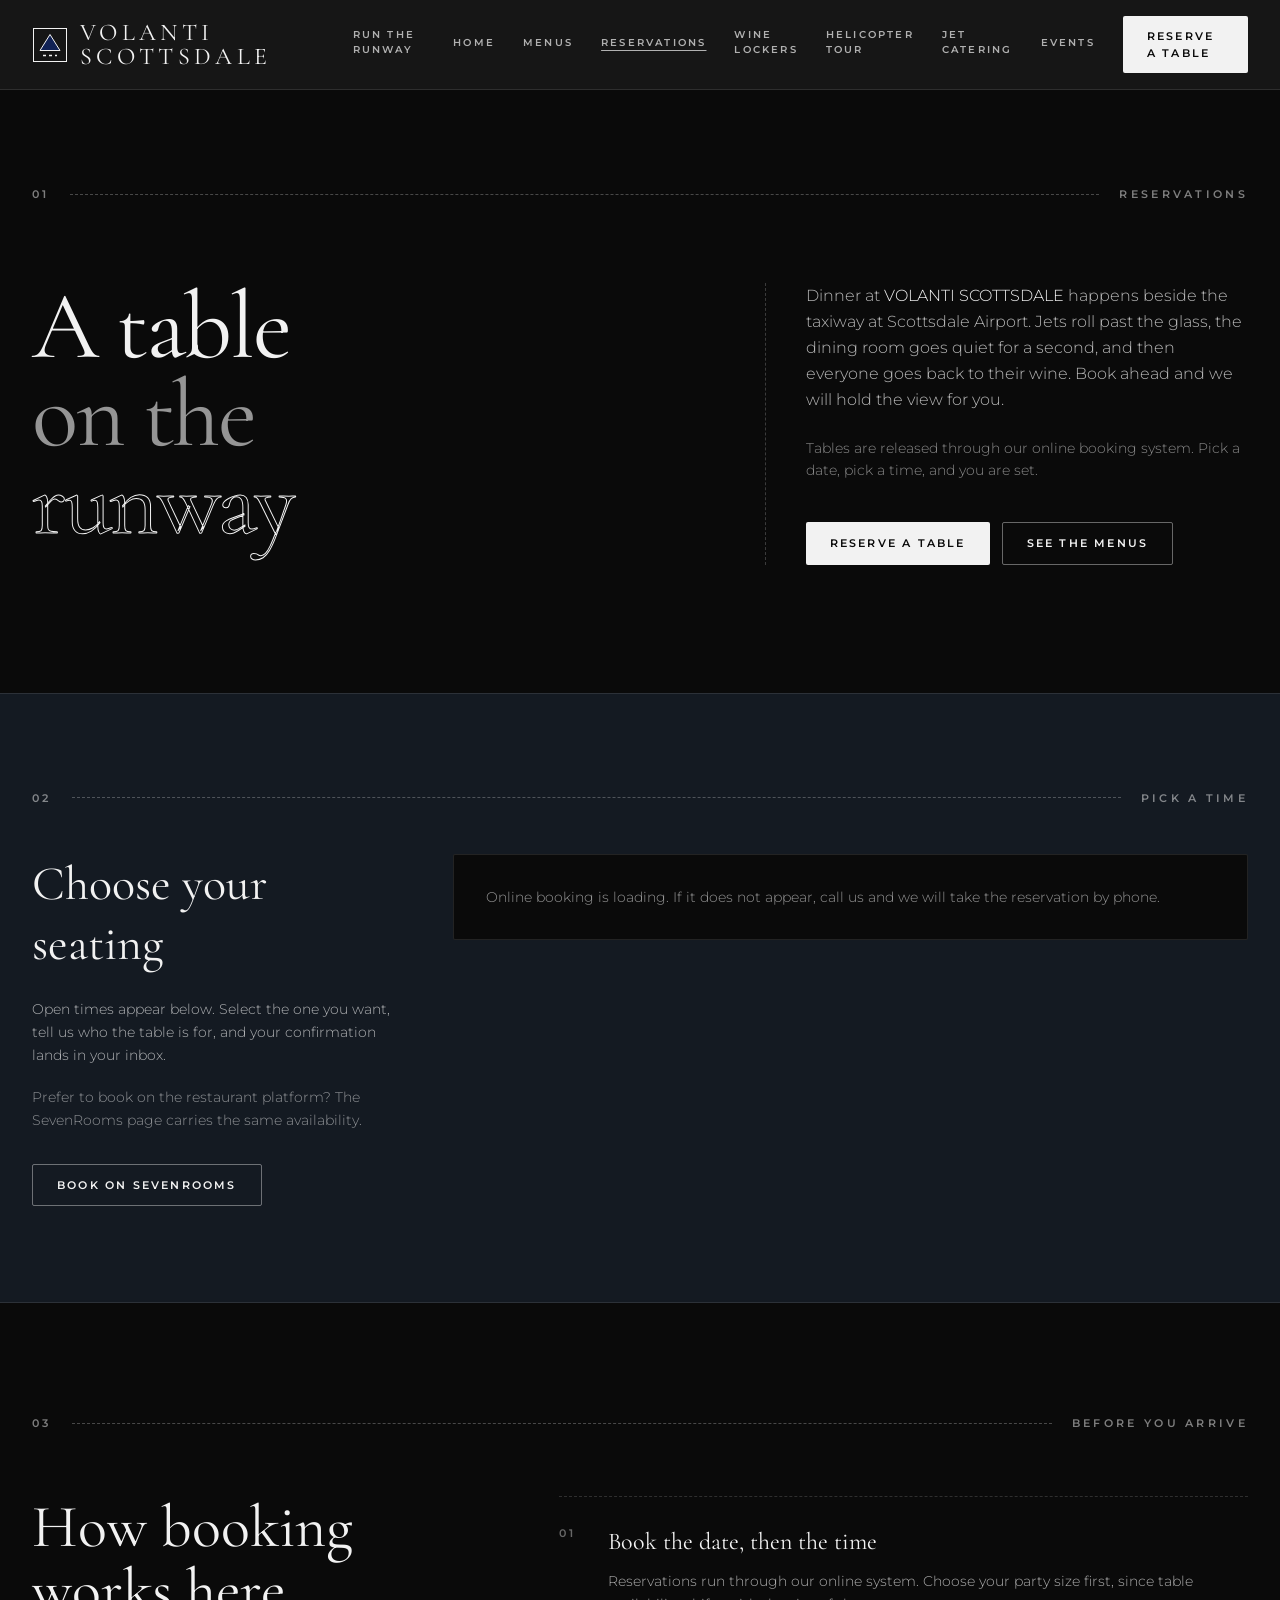
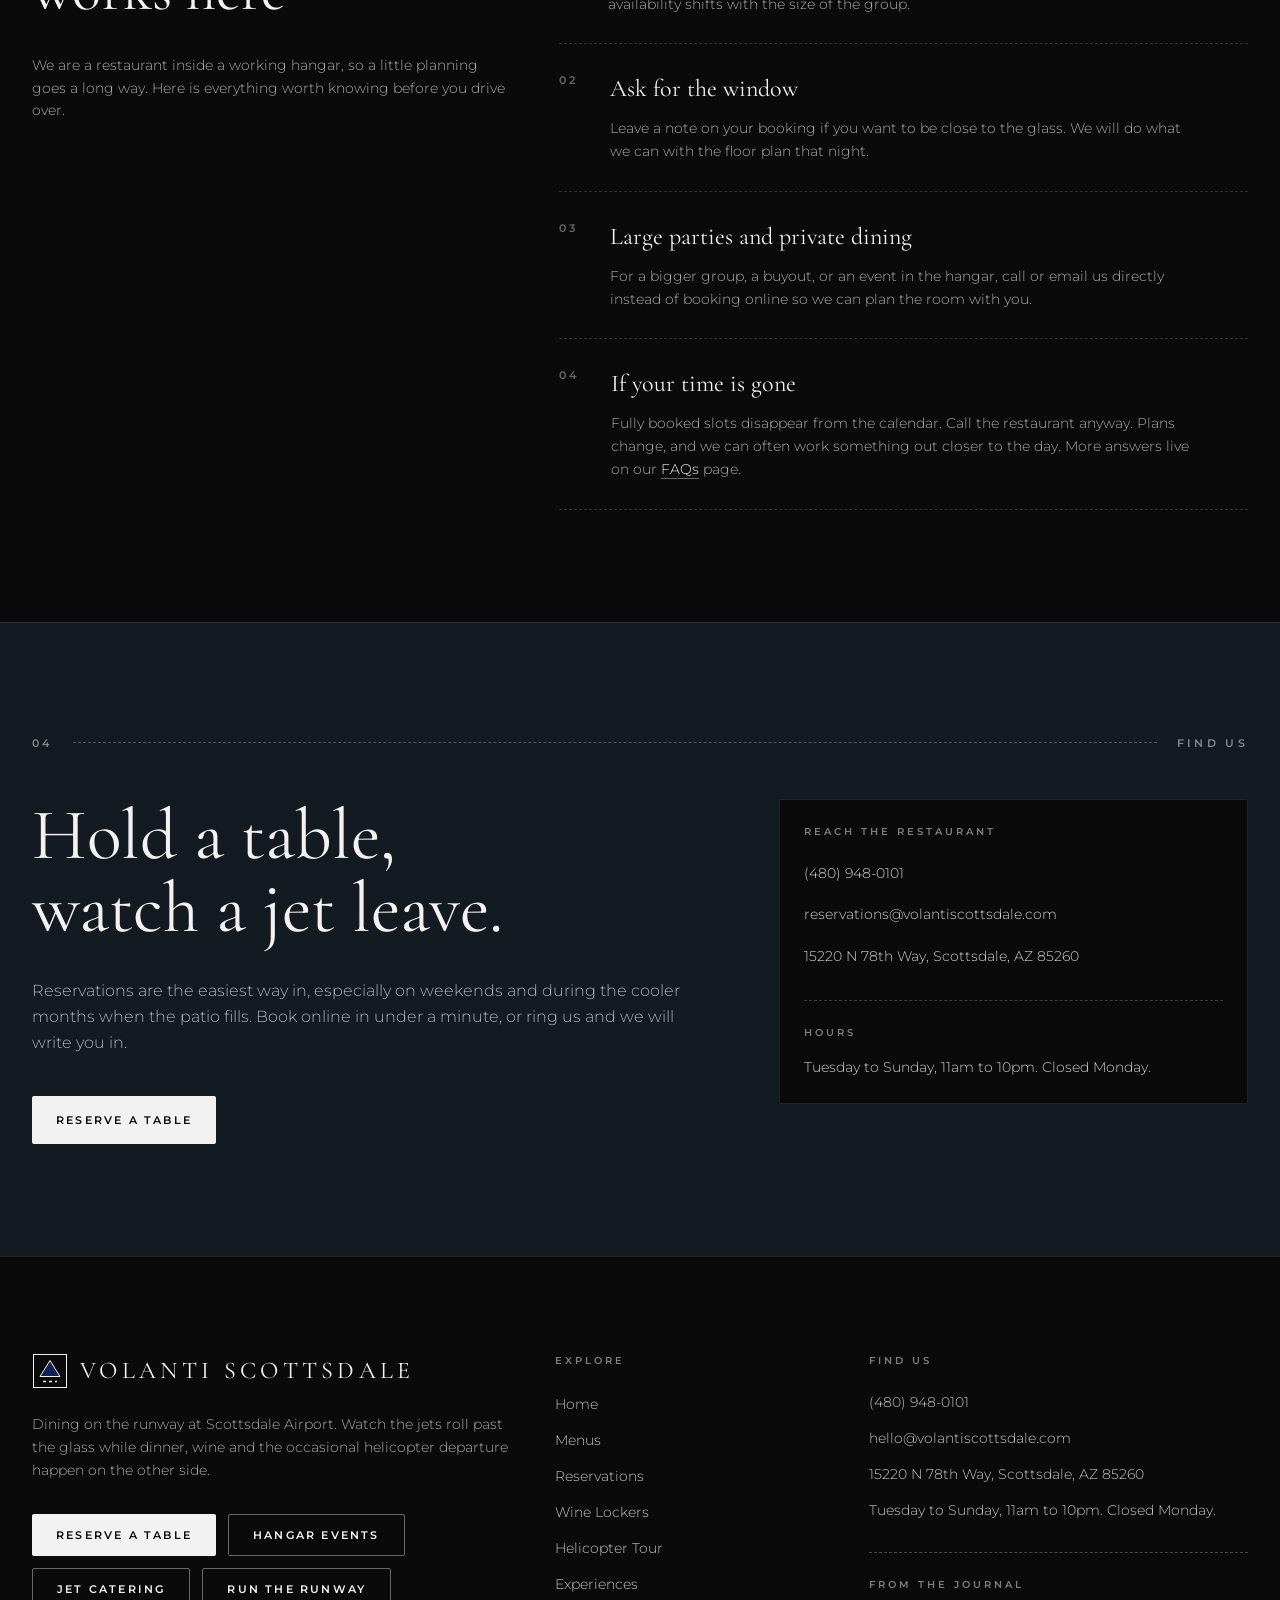
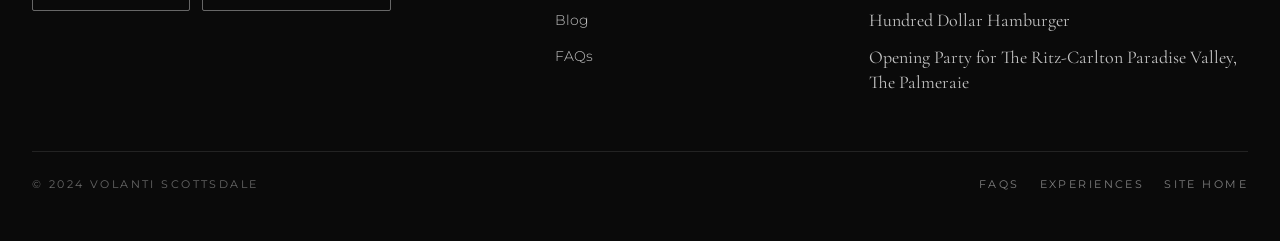
<file: 9967610.html>
<!DOCTYPE html>
<html lang="en">
<head>
<meta charset="utf-8">
<meta name="viewport" content="width=device-width, initial-scale=1">
<title>Reservations | VOLANTI SCOTTSDALE</title>
<meta name="description" content="Reserve a table at VOLANTI SCOTTSDALE, dining on the runway at Scottsdale Airport. Book online through SevenRooms, pick a time with our scheduler, or call us for larger parties.">
<link rel="canonical" href="https://volanti-scottsdale-f7b1.sites.tibly.ai/9967610">
<meta property="og:type" content="website">
<meta property="og:url" content="https://volanti-scottsdale-f7b1.sites.tibly.ai/9967610">
<meta property="og:site_name" content="VOLANTI SCOTTSDALE">
<meta property="og:title" content="Reservations | VOLANTI SCOTTSDALE">
<meta property="og:description" content="Reserve a table at VOLANTI SCOTTSDALE, dining on the runway at Scottsdale Airport. Book online through SevenRooms, pick a time with our scheduler, or call us for larger parties.">
<meta name="twitter:card" content="summary_large_image">
<script type="application/ld+json" data-tibly-business>{"@context":"https://schema.org","@type":"FoodEstablishment","name":"VOLANTI SCOTTSDALE","url":"https://volanti-scottsdale-f7b1.sites.tibly.ai/"}</script>
<link rel="icon" href="/favicon.svg" type="image/svg+xml">
<link rel="preconnect" href="https://fonts.googleapis.com">
<link rel="preconnect" href="https://fonts.gstatic.com" crossorigin>
<link href="https://fonts.googleapis.com/css2?family=Cormorant+Garamond:ital,wght@0,300;0,400;0,600;1,400&family=Montserrat:wght@300;400;500;600&display=swap" rel="stylesheet">
<style>details[open] > *:not(summary){animation:tibly-acc .35s ease}@keyframes tibly-acc{from{opacity:0;transform:translateY(-4px)}}</style>
<style>@media (prefers-reduced-motion:no-preference){.tibly-fx{opacity:0;transform:translateY(24px);transition:opacity .7s ease,transform .7s ease}.tibly-fx.tibly-fx-in{opacity:1;transform:none}}</style>
<script>addEventListener('DOMContentLoaded',function(){if(!('IntersectionObserver' in window))return;var io=new IntersectionObserver(function(es){es.forEach(function(en){if(en.isIntersecting){en.target.classList.add('tibly-fx-in');io.unobserve(en.target)}})},{rootMargin:'0px 0px -8% 0px'});document.querySelectorAll('section[data-block] > *').forEach(function(el){var p=getComputedStyle(el).position;if(p==='absolute'||p==='fixed')return;if(el.getBoundingClientRect().top>innerHeight){el.classList.add('tibly-fx');io.observe(el)}})});</script>
<style>.tibly-ba{position:relative;overflow:hidden;--ba:50%;cursor:ew-resize;touch-action:pan-y;user-select:none;-webkit-user-select:none}.tibly-ba>img{display:block;width:100%;height:100%;object-fit:cover}.tibly-ba .tibly-ba-before{position:absolute;inset:0;clip-path:inset(0 calc(100% - var(--ba)) 0 0)}.tibly-ba .tibly-ba-before img{display:block;width:100%;height:100%;object-fit:cover}.tibly-ba::after{content:'';position:absolute;top:0;bottom:0;left:var(--ba);width:2px;margin-left:-1px;background:#fff;box-shadow:0 0 6px rgba(0,0,0,.55);pointer-events:none;z-index:1}.tibly-ba::before{content:'';position:absolute;top:50%;left:var(--ba);width:44px;height:44px;transform:translate(-50%,-50%);border-radius:9999px;background:rgba(0,0,0,.75) url("data:image/svg+xml,%3Csvg%20xmlns='http://www.w3.org/2000/svg'%20viewBox='0%200%2024%2024'%20fill='%23fff'%3E%3Cpath%20d='M9%206l-6%206%206%206zM15%206l6%206-6%206z'/%3E%3C/svg%3E") center/22px 22px no-repeat;border:2px solid #fff;box-shadow:0 2px 8px rgba(0,0,0,.4);pointer-events:none;z-index:1}.tibly-ba input[type=range]{position:absolute;inset:0;width:100%;height:100%;margin:0;opacity:0;pointer-events:none;-webkit-appearance:none;appearance:none;z-index:2}.tibly-gallery-item{position:relative;overflow:hidden;margin:0;display:block;isolation:isolate}.tibly-gallery-item>img,.tibly-gallery-item>a>img{display:block;width:100%;height:100%;object-fit:cover;transition:transform 1.1s cubic-bezier(.2,.7,.2,1),filter .6s ease}.tibly-gallery-item:hover>img,.tibly-gallery-item:hover>a>img,.tibly-gallery-item:focus-within>img{transform:scale(1.06);filter:brightness(1.04)}.tibly-gallery-item>figcaption{position:absolute;left:0;right:0;bottom:0;padding:2.25rem 1rem .9rem;color:#fff;font-size:.875rem;line-height:1.35;background:linear-gradient(to top,rgba(0,0,0,.7),rgba(0,0,0,0));transform:translateY(100%);opacity:0;transition:transform .55s cubic-bezier(.2,.7,.2,1),opacity .45s ease;pointer-events:none}.tibly-gallery-item:hover>figcaption,.tibly-gallery-item:focus-within>figcaption{transform:none;opacity:1}@media (hover:none){.tibly-gallery-item>figcaption{transform:none;opacity:1}}.tibly-gallery[data-gallery-ready] .tibly-gallery-item{opacity:0;transform:translateY(28px) scale(.97);transition:opacity .7s ease,transform .9s cubic-bezier(.2,.7,.2,1);transition-delay:calc(var(--i,0)*70ms)}.tibly-gallery[data-gallery-ready] .tibly-gallery-item.is-in{opacity:1;transform:none}@media (prefers-reduced-motion:reduce){.tibly-gallery .tibly-gallery-item{opacity:1!important;transform:none!important;transition:none!important}.tibly-gallery-item>img{transition:none!important}}[data-lightbox]{cursor:zoom-in}.tibly-lb{position:fixed;inset:0;z-index:9999;background:rgba(8,8,10,.94);-webkit-backdrop-filter:blur(14px);backdrop-filter:blur(14px);display:flex;align-items:center;justify-content:center;cursor:zoom-out;padding:clamp(16px,4vw,48px);animation:tibly-lb-in .28s ease both;touch-action:pan-y}.tibly-lb.is-out{animation:tibly-lb-out .22s ease both}.tibly-lb figure{position:relative;margin:0;max-width:100%;max-height:100%;display:flex;flex-direction:column;align-items:center;cursor:default}.tibly-lb img{display:block;-webkit-user-drag:none;user-select:none;-webkit-user-select:none;max-width:100%;max-height:calc(100vh - clamp(32px,8vw,96px) - 3.5rem);object-fit:contain;border-radius:6px;box-shadow:0 30px 80px rgba(0,0,0,.6);animation:tibly-lb-img .4s cubic-bezier(.2,.7,.2,1) both}.tibly-lb figcaption{color:rgba(255,255,255,.85);font-size:.9rem;line-height:1.4;text-align:center;padding:.9rem 1rem 0;max-width:60ch;min-height:1.5rem}.tibly-lb figcaption:empty{display:none}.tibly-lb button{position:absolute;display:flex;align-items:center;justify-content:center;width:44px;height:44px;border:0;border-radius:9999px;background:rgba(255,255,255,.12);color:#fff;cursor:pointer;transition:background .2s,transform .2s;-webkit-tap-highlight-color:transparent}.tibly-lb button:hover{background:rgba(255,255,255,.24);transform:scale(1.06)}.tibly-lb button:focus-visible{outline:2px solid #fff;outline-offset:2px}.tibly-lb button svg{width:22px;height:22px;fill:none;stroke:currentColor;stroke-width:2;stroke-linecap:round;stroke-linejoin:round}.tibly-lb .tibly-lb-x{top:16px;right:16px}.tibly-lb .tibly-lb-prev,.tibly-lb .tibly-lb-next{top:50%;transform:translateY(-50%)}.tibly-lb .tibly-lb-prev:hover,.tibly-lb .tibly-lb-next:hover{transform:translateY(-50%) scale(1.06)}.tibly-lb .tibly-lb-prev{left:12px}.tibly-lb .tibly-lb-next{right:12px}.tibly-lb .tibly-lb-n{position:absolute;top:24px;left:50%;transform:translateX(-50%);color:rgba(255,255,255,.7);font-size:.8rem;letter-spacing:.08em;font-variant-numeric:tabular-nums}.tibly-lb[data-single] .tibly-lb-prev,.tibly-lb[data-single] .tibly-lb-next,.tibly-lb[data-single] .tibly-lb-n{display:none}@keyframes tibly-lb-in{from{opacity:0}to{opacity:1}}@keyframes tibly-lb-out{from{opacity:1}to{opacity:0}}@keyframes tibly-lb-img{from{opacity:0;transform:scale(.92) translateY(12px)}to{opacity:1;transform:none}}@media (prefers-reduced-motion:reduce){.tibly-lb,.tibly-lb img,.tibly-lb.is-out{animation:none!important}}</style>
<script>document.addEventListener('input',function(e){var t=e.target;if(!t||t.type!=='range')return;var c=t.closest&&t.closest('.tibly-ba');if(c)c.style.setProperty('--ba',t.value+'%')});document.addEventListener('pointerdown',function(e){var c=e.target.closest&&e.target.closest('.tibly-ba');if(!c||e.button>0)return;e.preventDefault();var inp=c.querySelector('input[type=range]');var set=function(x){var r=c.getBoundingClientRect();if(!r.width)return;var p=Math.max(0,Math.min(100,(x-r.left)*100/r.width));c.style.setProperty('--ba',p+'%');if(inp)inp.value=Math.round(p)};set(e.clientX);var mv=function(ev){set(ev.clientX)};var up=function(){document.removeEventListener('pointermove',mv);document.removeEventListener('pointerup',up);document.removeEventListener('pointercancel',up)};document.addEventListener('pointermove',mv);document.addEventListener('pointerup',up);document.addEventListener('pointercancel',up)});document.addEventListener('click',function(e){var im=e.target.closest&&e.target.closest('[data-lightbox]');if(!im||!(im.currentSrc||im.src)||e.target.closest('.tibly-lb'))return;e.preventDefault();var scope=im.closest('.tibly-gallery')||im.closest('section')||im.parentNode;var set=Array.prototype.filter.call(scope.querySelectorAll('[data-lightbox]'),function(x){return x.currentSrc||x.src});var i=Math.max(0,set.indexOf(im));var o=document.createElement('div');o.className='tibly-lb';o.setAttribute('role','dialog');o.setAttribute('aria-modal','true');o.setAttribute('aria-label','Photo viewer');if(set.length<2)o.setAttribute('data-single','');var svgL='<svg viewBox="0 0 24 24"><path d="M15 6l-6 6 6 6"/></svg>',svgR='<svg viewBox="0 0 24 24"><path d="M9 6l6 6-6 6"/></svg>',svgX='<svg viewBox="0 0 24 24"><path d="M6 6l12 12M18 6L6 18"/></svg>';o.innerHTML='<span class="tibly-lb-n"></span><figure><img alt="" draggable="false"><figcaption></figcaption></figure><button type="button" class="tibly-lb-prev" aria-label="Previous photo">'+svgL+'</button><button type="button" class="tibly-lb-next" aria-label="Next photo">'+svgR+'</button><button type="button" class="tibly-lb-x" aria-label="Close">'+svgX+'</button>';var big=o.querySelector('img'),cap=o.querySelector('figcaption'),n=o.querySelector('.tibly-lb-n');var capOf=function(x){var f=x.closest('figure'),c=f&&f.querySelector('figcaption');return (c&&c.textContent.trim())||x.alt||''};var show=function(k){i=(k+set.length)%set.length;var x=set[i];big.style.animation='none';void big.offsetWidth;big.style.animation='';big.src=x.currentSrc||x.src;big.alt=x.alt||'';cap.textContent=capOf(x);n.textContent=(i+1)+' / '+set.length;[set[(i+1)%set.length],set[(i-1+set.length)%set.length]].forEach(function(p){if(p&&p!==x){var pre=new Image();pre.src=p.currentSrc||p.src}})};var prevOverflow=document.documentElement.style.overflow;document.documentElement.style.overflow='hidden';var close=function(){document.removeEventListener('keydown',key);o.classList.add('is-out');var done=function(){o.remove();document.documentElement.style.overflow=prevOverflow;try{im.focus({preventScroll:true})}catch(_){}};if(matchMedia('(prefers-reduced-motion:reduce)').matches)done();else setTimeout(done,220)};var key=function(ev){if(ev.key==='Escape')close();else if(ev.key==='ArrowRight')show(i+1);else if(ev.key==='ArrowLeft')show(i-1)};document.addEventListener('keydown',key);var swiped=false;o.addEventListener('click',function(ev){if(swiped){swiped=false;return}var b=ev.target.closest('button');if(b){ev.stopPropagation();if(b.classList.contains('tibly-lb-prev'))show(i-1);else if(b.classList.contains('tibly-lb-next'))show(i+1);else close();return}if(!ev.target.closest('figure'))close()});var x0=null;o.addEventListener('pointerdown',function(ev){x0=ev.clientX});o.addEventListener('pointerup',function(ev){if(x0===null)return;var dx=ev.clientX-x0;x0=null;if(Math.abs(dx)>40&&set.length>1){swiped=true;show(dx<0?i+1:i-1)}});show(i);document.body.appendChild(o);var xb=o.querySelector('.tibly-lb-x');if(xb)xb.focus({preventScroll:true})});document.addEventListener('click',function(e){var x=e.target.closest&&e.target.closest('[data-announce-close]');if(!x)return;var b=x.closest('[data-announce]');if(b){b.style.display='none';try{sessionStorage.setItem('tibly-announce','1')}catch(_){}}});addEventListener('DOMContentLoaded',function(){try{if(sessionStorage.getItem('tibly-announce')==='1'){var b=document.querySelector('[data-announce]');if(b)b.style.display='none'}}catch(_){}if('IntersectionObserver' in window&&!matchMedia('(prefers-reduced-motion:reduce)').matches){var els=document.querySelectorAll('[data-count]');if(els.length){var io=new IntersectionObserver(function(es){es.forEach(function(en){if(!en.isIntersecting)return;io.unobserve(en.target);var el=en.target,s=el.textContent||'',m=s.match(/[\d,]*\d(?:\.\d+)?/);if(!m)return;var raw=m[0],num=parseFloat(raw.replace(/,/g,''));if(!isFinite(num))return;if(!el.getAttribute('data-count'))el.setAttribute('data-count',s);var pre=s.slice(0,m.index),post=s.slice(m.index+raw.length),grp=raw.indexOf(',')>=0,dec=(raw.split('.')[1]||'').length,t0=performance.now();requestAnimationFrame(function tick(now){var p=Math.min((now-t0)/1400,1);p=1-Math.pow(1-p,3);var v=(num*p).toFixed(dec);if(grp)v=Number(v).toLocaleString('en-US',{minimumFractionDigits:dec});el.textContent=pre+v+post;if(p<1)requestAnimationFrame(tick)})})},{rootMargin:'0px 0px -10% 0px'});els.forEach(function(el){io.observe(el)})}}if('IntersectionObserver' in window&&!matchMedia('(prefers-reduced-motion:reduce)').matches){document.querySelectorAll('.tibly-gallery').forEach(function(g){var items=g.querySelectorAll('.tibly-gallery-item');if(!items.length)return;var gio=new IntersectionObserver(function(es){es.forEach(function(en){if(!en.isIntersecting)return;gio.unobserve(en.target);en.target.classList.add('is-in')})},{rootMargin:'0px 0px -8% 0px',threshold:.1});var watch=function(el,k){el.style.setProperty('--i',k%12);gio.observe(el)};items.forEach(watch);g.setAttribute('data-gallery-ready','');if('MutationObserver' in window)new MutationObserver(function(ms){ms.forEach(function(m){m.addedNodes.forEach(function(nd){if(nd.nodeType===1&&nd.classList&&nd.classList.contains('tibly-gallery-item'))watch(nd,0)})})}).observe(g,{childList:true})})}var badge=document.querySelector('[data-tibly-open]');if(badge){var src=document.querySelector('[data-tibly-field="hours"]');var txt=(src&&src.textContent||'').toLowerCase();var days=['sun','mon','tue','wed','thu','fri','sat'];var toMin=function(h,mm,ap){h=+h;mm=+(mm||0);if(ap==='pm'&&h!==12)h+=12;if(ap==='am'&&h===12)h=0;return h*60+mm};var spans=[];var re=/(sun|mon|tue|wed|thu|fri|sat|daily|every ?day)[a-z]*\s*(?:[-\u2013\u2014]\s*(sun|mon|tue|wed|thu|fri|sat)[a-z]*)?\s*:?\s*(\d{1,2})(?::(\d{2}))?\s*(am|pm)?\s*[-\u2013\u2014]\s*(\d{1,2})(?::(\d{2}))?\s*(am|pm)?/g,mm;while((mm=re.exec(txt))){var d1=mm[1].slice(0,3),d2=mm[2],ap1=mm[5]||(mm[8]==='pm'&&+mm[3]<=+mm[6]?'am':mm[8]),o=toMin(mm[3],mm[4],ap1),c=toMin(mm[6],mm[7],mm[8]);var from=d1==='dai'||d1==='eve'?0:days.indexOf(d1),to=d2?days.indexOf(d2.slice(0,3)):(d1==='dai'||d1==='eve'?6:from);if(from<0)continue;for(var d=from;;d=(d+1)%7){spans.push([d,o,c]);if(d===to)break}}if(spans.length){var now=new Date(),cur=now.getDay(),min=now.getHours()*60+now.getMinutes();var open=spans.some(function(s){return s[0]===cur&&min>=s[1]&&min<s[2]});badge.textContent=open?(badge.getAttribute('data-open-text')||'Open now'):(badge.getAttribute('data-closed-text')||'Closed now');badge.setAttribute('data-state',open?'open':'closed');badge.hidden=false}}});</script>
<style>header a[aria-current="page"]:not(:has(img,svg)){text-decoration:underline;text-underline-offset:4px;text-decoration-thickness:1px}</style>
<style>#nav-open~[class*="peer-checked:"][class*="fixed"]{min-height:100vh;min-height:100dvh}@media (prefers-reduced-motion:no-preference){label[for="nav-open"] span{transition:transform .3s ease,opacity .2s ease}header:has(#nav-open:checked) label[for="nav-open"]:not([aria-label="Close" i]) span:not(:has(span)):nth-of-type(1){transform:translateY(8px) rotate(45deg)}header:has(#nav-open:checked) label[for="nav-open"]:not([aria-label="Close" i]) span:not(:has(span)):nth-of-type(2){opacity:0}header:has(#nav-open:checked) label[for="nav-open"]:not([aria-label="Close" i]) span:not(:has(span)):nth-of-type(3){transform:translateY(-8px) rotate(-45deg)}#nav-open:checked~[class*="peer-checked:"]{animation:tibly-nav-in .25s ease}#nav-open:checked~[class*="peer-checked:"] label[for="nav-open"]{display:inline-block;animation:tibly-x-in .35s ease}@keyframes tibly-nav-in{from{opacity:0;transform:translateY(10px)}}@keyframes tibly-x-in{from{opacity:0;transform:rotate(-90deg) scale(.6)}}}</style>
<link rel="stylesheet" href="/styles.css?v=e0518df8">
</head>
<body>
<!-- block:header -->
<header class="sticky top-0 z-40 border-b border-white/10 bg-night/95 text-ink">
  <input type="checkbox" id="nav-open" class="peer sr-only">

  <div class="mx-auto flex w-full max-w-7xl items-center justify-between gap-4 px-5 py-4 sm:px-8">
    <a href="/" class="group flex items-center gap-3">
      <svg viewBox="0 0 36 36" class="h-9 w-9 shrink-0 text-ink transition-transform duration-500 group-hover:rotate-3" aria-hidden="true">
        <rect x="1.5" y="1.5" width="33" height="33" fill="none" stroke="currentColor" stroke-width="1"></rect>
        <path d="M8 23.5 L18 7.5 L28 23.5 Z" fill="#112255" stroke="currentColor" stroke-width="1"></path>
        <line x1="11" y1="28.5" x2="25" y2="28.5" stroke="currentColor" stroke-width="1.5" stroke-dasharray="3 3"></line>
      </svg>
      <span data-tibly-field="business-name" class="font-display text-xl leading-none tracking-[0.18em] sm:text-2xl">VOLANTI SCOTTSDALE</span>
    </a>

    <nav class="hidden items-center gap-5 lg:flex xl:gap-7" aria-label="Primary">
      <a href="https://runtherunwayaz.org" target="_blank" rel="noopener" class="border-b border-transparent pb-1 font-body text-[10px] font-semibold uppercase tracking-[0.22em] text-ink/70 transition-colors duration-300 hover:border-ink hover:text-ink">Run the Runway</a>
      <a href="/" class="border-b border-transparent pb-1 font-body text-[10px] font-semibold uppercase tracking-[0.22em] text-ink/70 transition-colors duration-300 hover:border-ink hover:text-ink">Home</a>
      <a href="/menus" class="border-b border-transparent pb-1 font-body text-[10px] font-semibold uppercase tracking-[0.22em] text-ink/70 transition-colors duration-300 hover:border-ink hover:text-ink">Menus</a>
      <a href="/9967610" class="border-b border-transparent pb-1 font-body text-[10px] font-semibold uppercase tracking-[0.22em] text-ink/70 transition-colors duration-300 hover:border-ink hover:text-ink" aria-current="page">Reservations</a>
      <a href="/wine-lockers" class="border-b border-transparent pb-1 font-body text-[10px] font-semibold uppercase tracking-[0.22em] text-ink/70 transition-colors duration-300 hover:border-ink hover:text-ink">Wine Lockers</a>
      <a href="/helicopter" class="border-b border-transparent pb-1 font-body text-[10px] font-semibold uppercase tracking-[0.22em] text-ink/70 transition-colors duration-300 hover:border-ink hover:text-ink">Helicopter Tour</a>
      <a href="https://www.volantijetcatering.com" target="_blank" rel="noopener" class="border-b border-transparent pb-1 font-body text-[10px] font-semibold uppercase tracking-[0.22em] text-ink/70 transition-colors duration-300 hover:border-ink hover:text-ink">Jet Catering</a>
      <a href="https://volantihangarevents.com" target="_blank" rel="noopener" class="border-b border-transparent pb-1 font-body text-[10px] font-semibold uppercase tracking-[0.22em] text-ink/70 transition-colors duration-300 hover:border-ink hover:text-ink">Events</a>
      <a href="https://www.sevenrooms.com/explore/volanti/reservations/create/search/" target="_blank" rel="noopener" class="btn">Reserve a Table</a>
    </nav>

    <label for="nav-open" class="cursor-pointer p-2 lg:hidden" aria-label="Menu">
      <span class="block h-px w-7 bg-ink"></span>
      <span class="mt-2 block h-px w-7 bg-ink"></span>
      <span class="mt-2 block h-px w-7 bg-ink"></span>
    </label>
  </div>

  <div class="hidden flex-col bg-night peer-checked:flex lg:hidden fixed inset-0 z-50 overflow-y-auto">
    <div class="flex items-center justify-between border-b border-white/10 px-5 py-4 sm:px-8">
      <span class="flex items-center gap-3">
        <svg viewBox="0 0 36 36" class="h-9 w-9 shrink-0 text-ink" aria-hidden="true">
          <rect x="1.5" y="1.5" width="33" height="33" fill="none" stroke="currentColor" stroke-width="1"></rect>
          <path d="M8 23.5 L18 7.5 L28 23.5 Z" fill="#112255" stroke="currentColor" stroke-width="1"></path>
          <line x1="11" y1="28.5" x2="25" y2="28.5" stroke="currentColor" stroke-width="1.5" stroke-dasharray="3 3"></line>
        </svg>
        <span class="font-display text-xl leading-none tracking-[0.18em] text-ink">VOLANTI SCOTTSDALE</span>
      </span>
      <label for="nav-open" aria-label="Close" class="cursor-pointer p-2">
        <svg viewBox="0 0 24 24" class="h-7 w-7 text-ink" fill="none" stroke="currentColor" stroke-width="1.25" aria-hidden="true">
          <line x1="5" y1="5" x2="19" y2="19"></line>
          <line x1="19" y1="5" x2="5" y2="19"></line>
        </svg>
      </label>
    </div>

    <nav class="flex flex-1 flex-col justify-center gap-5 px-5 py-10 sm:px-8" aria-label="Mobile">
      <a href="https://runtherunwayaz.org" target="_blank" rel="noopener" class="font-display text-3xl tracking-wide text-ink/80 transition-colors hover:text-ink">Run the Runway</a>
      <a href="/" class="font-display text-3xl tracking-wide text-ink transition-colors hover:text-ink/70">Home</a>
      <a href="/menus" class="font-display text-3xl tracking-wide text-ink transition-colors hover:text-ink/70">Menus</a>
      <a href="/9967610" class="font-display text-3xl tracking-wide text-ink transition-colors hover:text-ink/70" aria-current="page">Reservations</a>
      <a href="/wine-lockers" class="font-display text-3xl tracking-wide text-ink transition-colors hover:text-ink/70">Wine Lockers</a>
      <a href="/helicopter" class="font-display text-3xl tracking-wide text-ink transition-colors hover:text-ink/70">Helicopter Tour</a>
      <a href="https://www.volantijetcatering.com" target="_blank" rel="noopener" class="font-display text-3xl tracking-wide text-ink transition-colors hover:text-ink/70">Jet Catering</a>
      <a href="https://volantihangarevents.com" target="_blank" rel="noopener" class="font-display text-3xl tracking-wide text-ink transition-colors hover:text-ink/70">Events</a>
    </nav>

    <div class="border-t border-white/10 px-5 py-6 sm:px-8">
      <a href="https://www.sevenrooms.com/explore/volanti/reservations/create/search/" target="_blank" rel="noopener" class="btn w-full py-4">Reserve a Table</a>
    </div>
  </div>
</header>
<!-- /block:header -->
<!-- block:statement-hero -->
<section data-block="statement-hero" class="relative overflow-hidden bg-night text-ink">
  <div class="mx-auto w-full max-w-7xl px-5 pb-20 pt-16 sm:px-8 md:pb-32 md:pt-24">

    <div class="flex items-center gap-5">
      <span class="font-body text-[11px] font-semibold uppercase tracking-[0.3em] text-ink/50">01</span>
      <span class="h-px flex-1 border-t border-dashed border-white/25"></span>
      <span class="font-body text-[11px] font-semibold uppercase tracking-[0.3em] text-ink/50">Reservations</span>
    </div>

    <div class="mt-12 grid grid-cols-1 gap-12 md:mt-20 md:grid-cols-12 md:gap-10">
      <div class="md:col-span-7">
        <h1 class="font-display text-5xl leading-[0.92] tracking-tight sm:text-6xl md:text-7xl lg:text-8xl">
          A table<br class="hidden sm:block">
          <span class="text-ink/60">on the</span><br class="hidden sm:block">
          <span class="[-webkit-text-stroke:1px_var(--color-ink)] text-transparent">runway</span>
        </h1>
      </div>

      <div class="md:col-span-5 md:border-l md:border-dashed md:border-white/20 md:pl-10">
        <p class="max-w-prose font-body text-base font-light leading-relaxed text-ink/75">
          Dinner at <span data-tibly-field="business-name" class="text-ink">VOLANTI SCOTTSDALE</span> happens beside the taxiway at Scottsdale Airport. Jets roll past the glass, the dining room goes quiet for a second, and then everyone goes back to their wine. Book ahead and we will hold the view for you.
        </p>
        <p class="mt-6 font-body text-sm font-light leading-relaxed text-ink/55">
          Tables are released through our online booking system. Pick a date, pick a time, and you are set.
        </p>
        <div class="mt-10 flex flex-col gap-3 sm:flex-row sm:flex-wrap" data-tibly-field="links">
          <a href="https://www.sevenrooms.com/explore/volanti/reservations/create/search/" target="_blank" rel="noopener" class="btn">Reserve a Table</a>
          <a href="/menus" class="btn-secondary">See the Menus</a>
        </div>
      </div>
    </div>
  </div>
</section>
<!-- /block:statement-hero -->
<!-- block:booking -->
<section data-block="booking" class="border-y border-white/10 bg-surface text-ink">
  <div class="mx-auto w-full max-w-7xl px-5 py-16 sm:px-8 md:py-24">

    <div class="flex items-center gap-5">
      <span class="font-body text-[11px] font-semibold uppercase tracking-[0.3em] text-ink/50">02</span>
      <span class="h-px flex-1 border-t border-dashed border-white/25"></span>
      <span class="font-body text-[11px] font-semibold uppercase tracking-[0.3em] text-ink/50">Pick a Time</span>
    </div>

    <div class="mt-12 grid grid-cols-1 gap-10 lg:grid-cols-12 lg:gap-12">
      <div class="lg:col-span-4">
        <h2 class="font-display text-4xl leading-tight md:text-5xl">Choose your seating</h2>
        <p class="mt-6 max-w-prose font-body text-sm font-light leading-relaxed text-ink/70">
          Open times appear below. Select the one you want, tell us who the table is for, and your confirmation lands in your inbox.
        </p>
        <p class="mt-5 max-w-prose font-body text-sm font-light leading-relaxed text-ink/55">
          Prefer to book on the restaurant platform? The SevenRooms page carries the same availability.
        </p>
        <a href="https://www.sevenrooms.com/explore/volanti/reservations/create/search/" target="_blank" rel="noopener" class="btn-secondary mt-8">Book on SevenRooms</a>
      </div>

      <div class="lg:col-span-8">
        <div class="rounded-sm border border-white/10 bg-night p-5 md:p-8">
          <div data-tibly-booking>
            <p class="font-body text-sm font-light text-ink/60">Online booking is loading. If it does not appear, call us and we will take the reservation by phone.</p>
          </div>
        </div>
      </div>
    </div>
  </div>
</section>
<!-- /block:booking -->
<!-- block:longform-intro -->
<section data-block="longform-intro" class="bg-night text-ink">
  <div class="mx-auto w-full max-w-7xl px-5 py-16 sm:px-8 md:py-28">

    <div class="flex items-center gap-5">
      <span class="font-body text-[11px] font-semibold uppercase tracking-[0.3em] text-ink/50">03</span>
      <span class="h-px flex-1 border-t border-dashed border-white/25"></span>
      <span class="font-body text-[11px] font-semibold uppercase tracking-[0.3em] text-ink/50">Before You Arrive</span>
    </div>

    <div class="mt-12 grid grid-cols-1 gap-12 md:mt-16 md:grid-cols-12 md:gap-12">
      <div class="md:col-span-5">
        <h2 class="font-display text-4xl leading-[1.05] md:text-6xl">How booking<br class="hidden md:block"> works here</h2>
        <p class="mt-8 max-w-prose font-body text-sm font-light leading-relaxed text-ink/70">
          We are a restaurant inside a working hangar, so a little planning goes a long way. Here is everything worth knowing before you drive over.
        </p>
      </div>

      <div class="md:col-span-7">
        <ol class="divide-y divide-dashed divide-white/15 border-y border-dashed border-white/15">
          <li class="grid grid-cols-[auto_1fr] gap-5 py-7 md:gap-8">
            <span class="font-body text-[11px] font-semibold uppercase tracking-[0.3em] text-ink/40">01</span>
            <div>
              <h3 class="font-display text-2xl leading-snug">Book the date, then the time</h3>
              <p class="mt-3 max-w-prose font-body text-sm font-light leading-relaxed text-ink/70">
                Reservations run through our online system. Choose your party size first, since table availability shifts with the size of the group.
              </p>
            </div>
          </li>
          <li class="grid grid-cols-[auto_1fr] gap-5 py-7 md:gap-8">
            <span class="font-body text-[11px] font-semibold uppercase tracking-[0.3em] text-ink/40">02</span>
            <div>
              <h3 class="font-display text-2xl leading-snug">Ask for the window</h3>
              <p class="mt-3 max-w-prose font-body text-sm font-light leading-relaxed text-ink/70">
                Leave a note on your booking if you want to be close to the glass. We will do what we can with the floor plan that night.
              </p>
            </div>
          </li>
          <li class="grid grid-cols-[auto_1fr] gap-5 py-7 md:gap-8">
            <span class="font-body text-[11px] font-semibold uppercase tracking-[0.3em] text-ink/40">03</span>
            <div>
              <h3 class="font-display text-2xl leading-snug">Large parties and private dining</h3>
              <p class="mt-3 max-w-prose font-body text-sm font-light leading-relaxed text-ink/70">
                For a bigger group, a buyout, or an event in the hangar, call or email us directly instead of booking online so we can plan the room with you.
              </p>
            </div>
          </li>
          <li class="grid grid-cols-[auto_1fr] gap-5 py-7 md:gap-8">
            <span class="font-body text-[11px] font-semibold uppercase tracking-[0.3em] text-ink/40">04</span>
            <div>
              <h3 class="font-display text-2xl leading-snug">If your time is gone</h3>
              <p class="mt-3 max-w-prose font-body text-sm font-light leading-relaxed text-ink/70">
                Fully booked slots disappear from the calendar. Call the restaurant anyway. Plans change, and we can often work something out closer to the day. More answers live on our <a href="/faqs" class="border-b border-ink/40 text-ink transition-colors duration-300 hover:border-ink hover:text-white">FAQs</a> page.
              </p>
            </div>
          </li>
        </ol>
      </div>
    </div>
  </div>
</section>
<!-- /block:longform-intro -->
<!-- block:editorial-cta -->
<section data-block="editorial-cta" class="border-t border-white/10 bg-surface text-ink">
  <div class="mx-auto w-full max-w-7xl px-5 py-16 sm:px-8 md:py-28">

    <div class="flex items-center gap-5">
      <span class="font-body text-[11px] font-semibold uppercase tracking-[0.3em] text-ink/50">04</span>
      <span class="h-px flex-1 border-t border-dashed border-white/25"></span>
      <span class="font-body text-[11px] font-semibold uppercase tracking-[0.3em] text-ink/50">Find Us</span>
    </div>

    <div class="mt-12 grid grid-cols-1 gap-12 lg:grid-cols-12 lg:gap-16">
      <div class="lg:col-span-7">
        <h2 class="font-display text-4xl leading-[1.02] sm:text-5xl md:text-7xl">
          Hold a table,<br class="hidden sm:block"> watch a jet leave.
        </h2>
        <p class="mt-8 max-w-prose font-body text-base font-light leading-relaxed text-ink/70">
          Reservations are the easiest way in, especially on weekends and during the cooler months when the patio fills. Book online in under a minute, or ring us and we will write you in.
        </p>
        <div class="mt-10">
          <a href="https://www.sevenrooms.com/explore/volanti/reservations/create/search/" target="_blank" rel="noopener" class="btn w-full py-4 sm:w-auto">Reserve a Table</a>
        </div>
      </div>

      <div class="lg:col-span-5">
        <div class="card bg-night">
          <h3 class="font-body text-[10px] font-semibold uppercase tracking-[0.3em] text-ink/50">Reach the restaurant</h3>
          <ul class="mt-6 space-y-5 font-body text-sm font-light">
            <li>
              <a href="tel:+14809480101" class="group inline-flex items-center gap-2">
                <span data-tibly-field="phone" class="border-b border-transparent text-ink/85 transition-colors duration-300 group-hover:border-ink group-hover:text-ink">(480) 948-0101</span>
              </a>
            </li>
            <li>
              <a href="mailto:reservations@volantiscottsdale.com" class="group inline-flex items-center gap-2 break-words">
                <span data-tibly-field="email" class="border-b border-transparent text-ink/85 transition-colors duration-300 group-hover:border-ink group-hover:text-ink">reservations@volantiscottsdale.com</span>
              </a>
            </li>
            <li>
              <span data-tibly-field="address" class="block leading-relaxed text-ink/85">15220 N 78th Way, Scottsdale, AZ 85260</span>
            </li>
          </ul>

          <div class="mt-8 border-t border-dashed border-white/20 pt-6">
            <div class="flex flex-wrap items-center gap-3">
              <h4 class="font-body text-[10px] font-semibold uppercase tracking-[0.3em] text-ink/50">Hours</h4>
              <span data-tibly-open hidden class="rounded-sm border border-white/25 px-2 py-1 font-body text-[10px] font-semibold uppercase tracking-[0.2em] text-ink/70 data-[state=open]:border-ink data-[state=open]:text-ink"></span>
            </div>
            <p data-tibly-field="hours" class="mt-4 font-body text-sm font-light leading-relaxed text-ink/85">Tuesday to Sunday, 11am to 10pm. Closed Monday.</p>
          </div>
        </div>
      </div>
    </div>
  </div>
</section>
<!-- /block:editorial-cta -->
<!-- block:footer -->
<footer class="border-t border-white/10 bg-night pb-24 pt-16 text-ink md:pb-12 md:pt-24">
  <div class="mx-auto w-full max-w-7xl px-5 sm:px-8">
    <div class="grid grid-cols-1 gap-12 md:grid-cols-12 md:gap-10">

      <div class="md:col-span-5">
        <div class="flex items-center gap-3">
          <svg viewBox="0 0 36 36" class="h-9 w-9 shrink-0 text-ink" aria-hidden="true">
            <rect x="1.5" y="1.5" width="33" height="33" fill="none" stroke="currentColor" stroke-width="1"></rect>
            <path d="M8 23.5 L18 7.5 L28 23.5 Z" fill="#112255" stroke="currentColor" stroke-width="1"></path>
            <line x1="11" y1="28.5" x2="25" y2="28.5" stroke="currentColor" stroke-width="1.5" stroke-dasharray="3 3"></line>
          </svg>
          <span data-tibly-field="business-name" class="font-display text-2xl leading-none tracking-[0.18em]">VOLANTI SCOTTSDALE</span>
        </div>
        <p class="mt-6 max-w-prose font-body text-sm font-light leading-relaxed text-ink/70">
          Dining on the runway at Scottsdale Airport. Watch the jets roll past the glass while dinner, wine and the occasional helicopter departure happen on the other side.
        </p>
        <div class="mt-8 flex flex-wrap gap-3" data-tibly-field="links">
          <a href="https://www.sevenrooms.com/explore/volanti/reservations/create/search/" target="_blank" rel="noopener" class="btn">Reserve a Table</a>
          <a href="https://volantihangarevents.com" target="_blank" rel="noopener" class="btn-secondary">Hangar Events</a>
          <a href="https://www.volantijetcatering.com" target="_blank" rel="noopener" class="btn-secondary">Jet Catering</a>
          <a href="https://runtherunwayaz.org" target="_blank" rel="noopener" class="btn-secondary">Run the Runway</a>
        </div>
      </div>

      <div class="md:col-span-3">
        <h2 class="font-body text-[10px] font-semibold uppercase tracking-[0.3em] text-ink/50">Explore</h2>
        <ul class="mt-6 space-y-3">
          <li><a href="/" class="font-body text-sm font-light text-ink/80 transition-colors duration-300 hover:text-ink">Home</a></li>
          <li><a href="/menus" class="font-body text-sm font-light text-ink/80 transition-colors duration-300 hover:text-ink">Menus</a></li>
          <li><a href="/9967610" class="font-body text-sm font-light text-ink/80 transition-colors duration-300 hover:text-ink">Reservations</a></li>
          <li><a href="/wine-lockers" class="font-body text-sm font-light text-ink/80 transition-colors duration-300 hover:text-ink">Wine Lockers</a></li>
          <li><a href="/helicopter" class="font-body text-sm font-light text-ink/80 transition-colors duration-300 hover:text-ink">Helicopter Tour</a></li>
          <li><a href="/experiences" class="font-body text-sm font-light text-ink/80 transition-colors duration-300 hover:text-ink">Experiences</a></li>
          <li><a href="/blog" class="font-body text-sm font-light text-ink/80 transition-colors duration-300 hover:text-ink">Blog</a></li>
          <li><a href="/faqs" class="font-body text-sm font-light text-ink/80 transition-colors duration-300 hover:text-ink">FAQs</a></li>
        </ul>
      </div>

      <div class="md:col-span-4">
        <h2 class="font-body text-[10px] font-semibold uppercase tracking-[0.3em] text-ink/50">Find Us</h2>
        <ul class="mt-6 space-y-4 font-body text-sm font-light">
          <li>
            <a href="tel:+14809480101" class="transition-colors duration-300 hover:text-ink">
              <span data-tibly-field="phone" class="text-ink/80 transition-colors duration-300 hover:text-ink">(480) 948-0101</span>
            </a>
          </li>
          <li>
            <a href="mailto:hello@volantiscottsdale.com" class="break-words transition-colors duration-300 hover:text-ink">
              <span data-tibly-field="email" class="text-ink/80">hello@volantiscottsdale.com</span>
            </a>
          </li>
          <li>
            <span data-tibly-field="address" class="block text-ink/80">15220 N 78th Way, Scottsdale, AZ 85260</span>
          </li>
          <li>
            <span data-tibly-field="hours" class="block text-ink/80">Tuesday to Sunday, 11am to 10pm. Closed Monday.</span>
          </li>
        </ul>

        <div class="mt-8 border-t border-dashed border-white/25 pt-6">
          <h3 class="font-body text-[10px] font-semibold uppercase tracking-[0.3em] text-ink/50">From the Journal</h3>
          <ul class="mt-4 space-y-3">
            <li><a href="/blog-hundred-dollar-hamburger" class="font-display text-lg leading-snug text-ink/80 transition-colors duration-300 hover:text-ink">Hundred Dollar Hamburger</a></li>
            <li><a href="/blog-opening-party-for-the-ritz-carlton-paradise-valley-the" class="font-display text-lg leading-snug text-ink/80 transition-colors duration-300 hover:text-ink">Opening Party for The Ritz-Carlton Paradise Valley, The Palmeraie</a></li>
          </ul>
        </div>
      </div>
    </div>

    <div class="mt-14 flex flex-col gap-4 border-t border-white/10 pt-6 sm:flex-row sm:items-center sm:justify-between">
      <p class="font-body text-[11px] uppercase tracking-[0.22em] text-ink/40">&copy; 2024 VOLANTI SCOTTSDALE</p>
      <div class="flex flex-wrap gap-5">
        <a href="/faqs" class="font-body text-[11px] uppercase tracking-[0.22em] text-ink/50 transition-colors duration-300 hover:text-ink">FAQs</a>
        <a href="/experiences" class="font-body text-[11px] uppercase tracking-[0.22em] text-ink/50 transition-colors duration-300 hover:text-ink">Experiences</a>
        <a href="/home" class="font-body text-[11px] uppercase tracking-[0.22em] text-ink/50 transition-colors duration-300 hover:text-ink">Site Home</a>
      </div>
    </div>
  </div>

  <div class="fixed inset-x-0 bottom-0 z-40 border-t border-white/15 bg-night/95 p-3 md:hidden">
    <a href="tel:+14809480101" class="flex w-full items-center justify-center gap-3 rounded-sm bg-brand-600 px-6 py-4 font-body text-xs font-semibold uppercase tracking-[0.22em] text-ink transition-colors duration-300 hover:bg-brand-500">
      <svg viewBox="0 0 24 24" class="h-4 w-4" fill="none" stroke="currentColor" stroke-width="1.5" aria-hidden="true">
        <path d="M6.5 3.5h3l1.5 4-2 1.5a12 12 0 0 0 6 6l1.5-2 4 1.5v3a1.5 1.5 0 0 1-1.7 1.5A17.5 17.5 0 0 1 5 5.2 1.5 1.5 0 0 1 6.5 3.5z"></path>
      </svg>
      <span data-tibly-field="phone">(480) 948-0101</span>
    </a>
  </div>
</footer>
<!-- /block:footer -->
  <script async src="https://api.tibly.ai/widget/v1.js"></script>
</body>
</html>
</file>
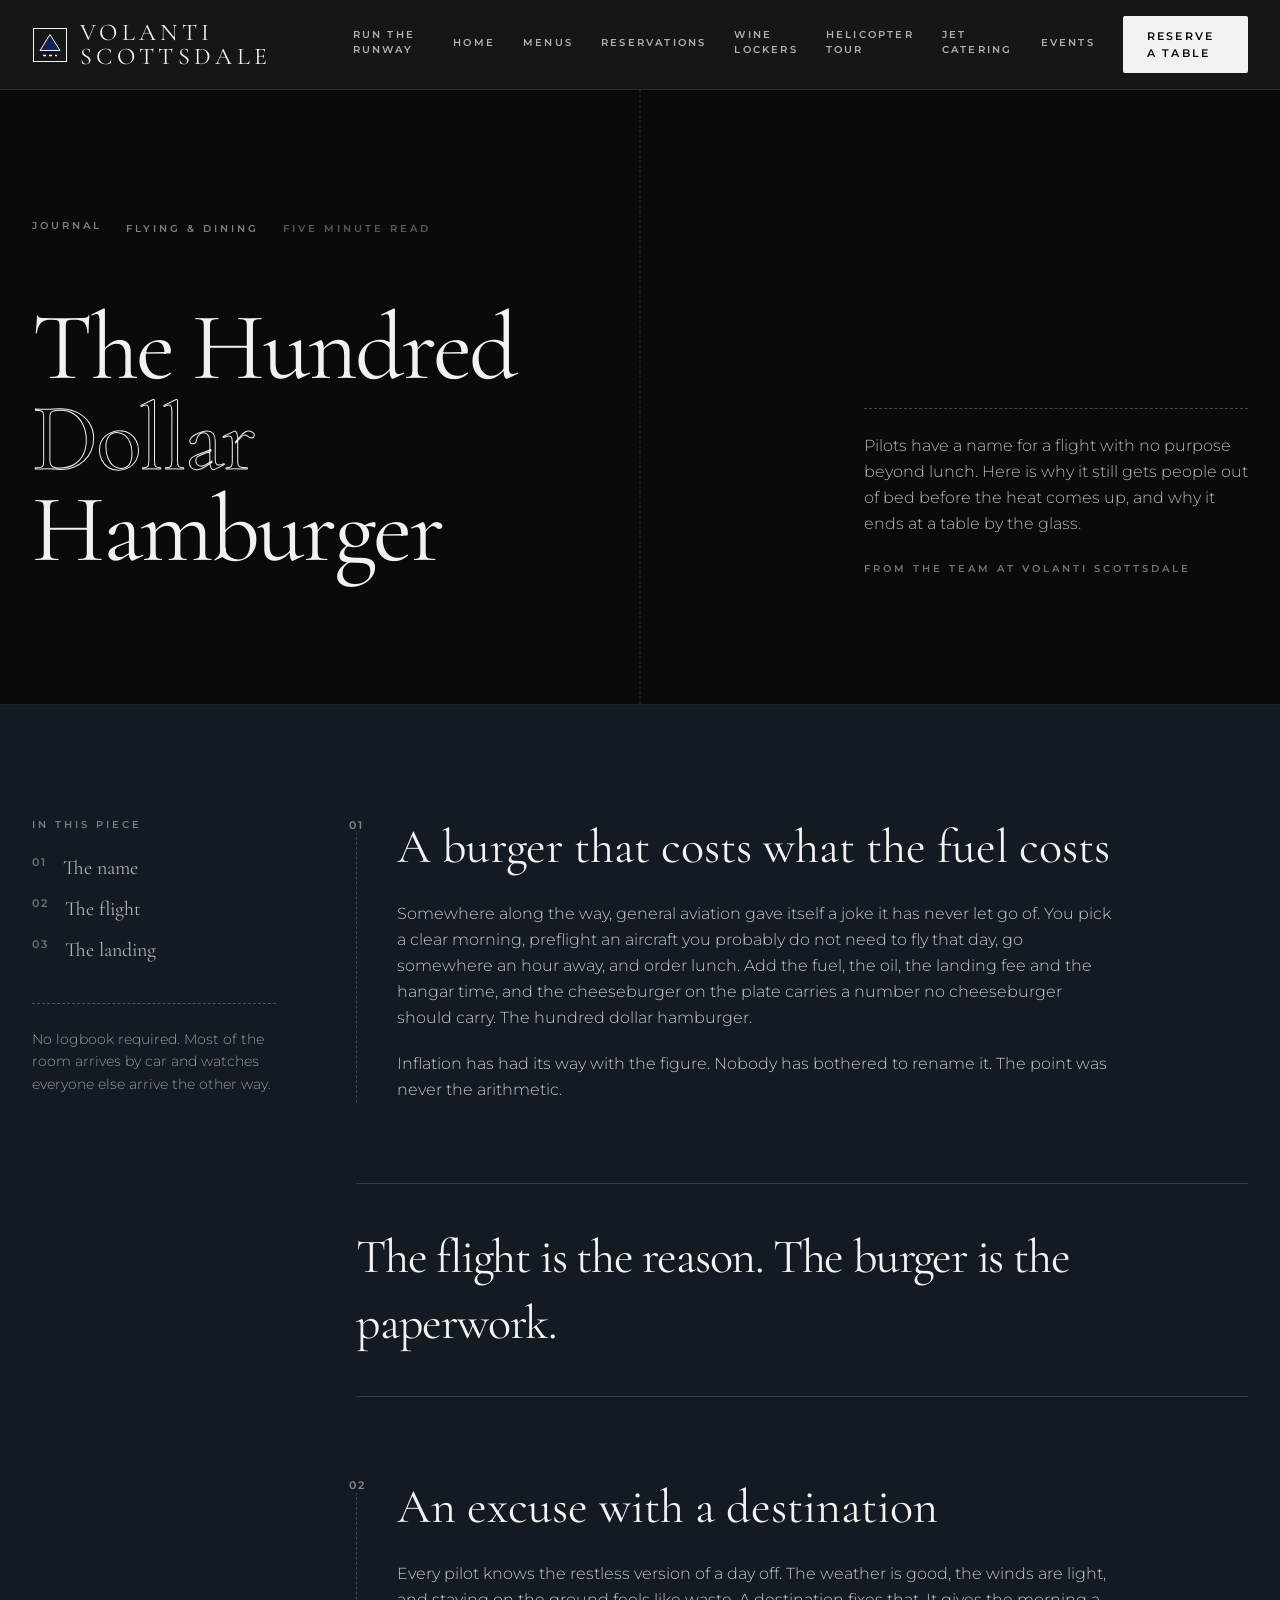
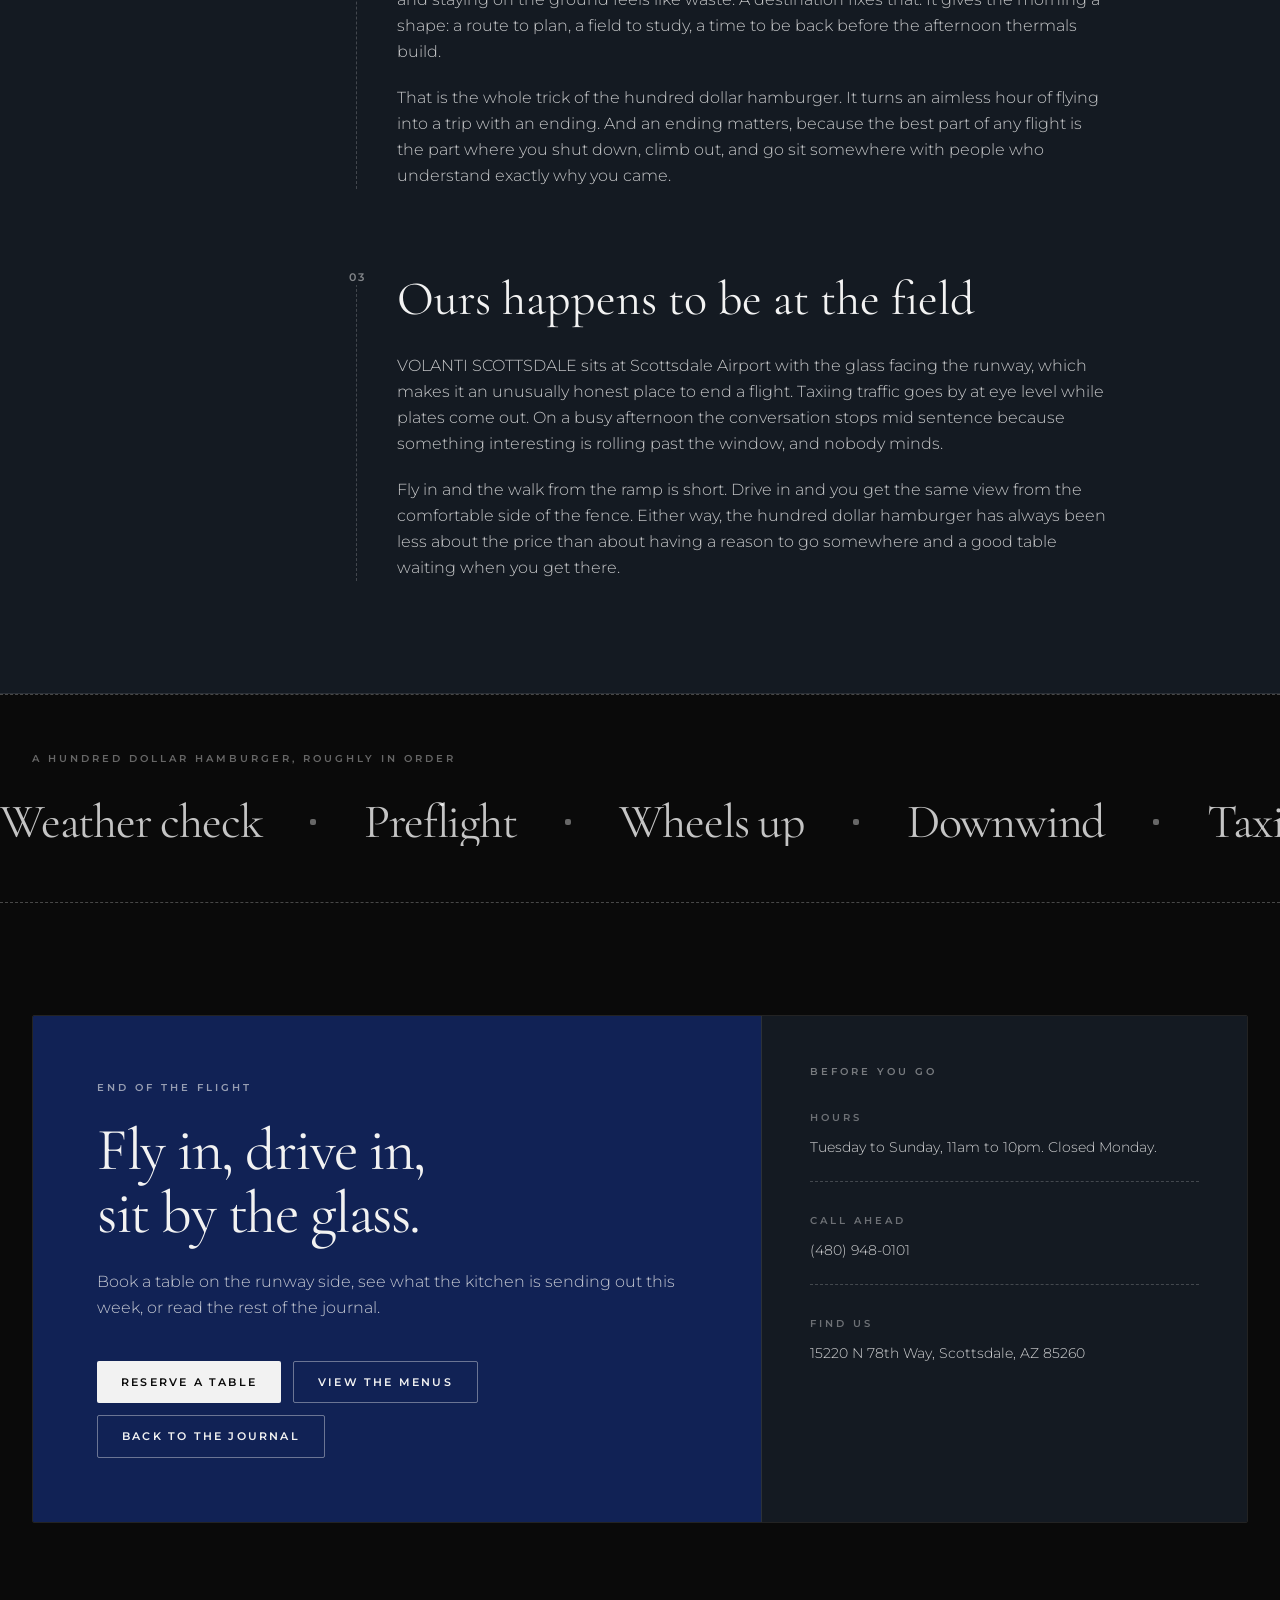
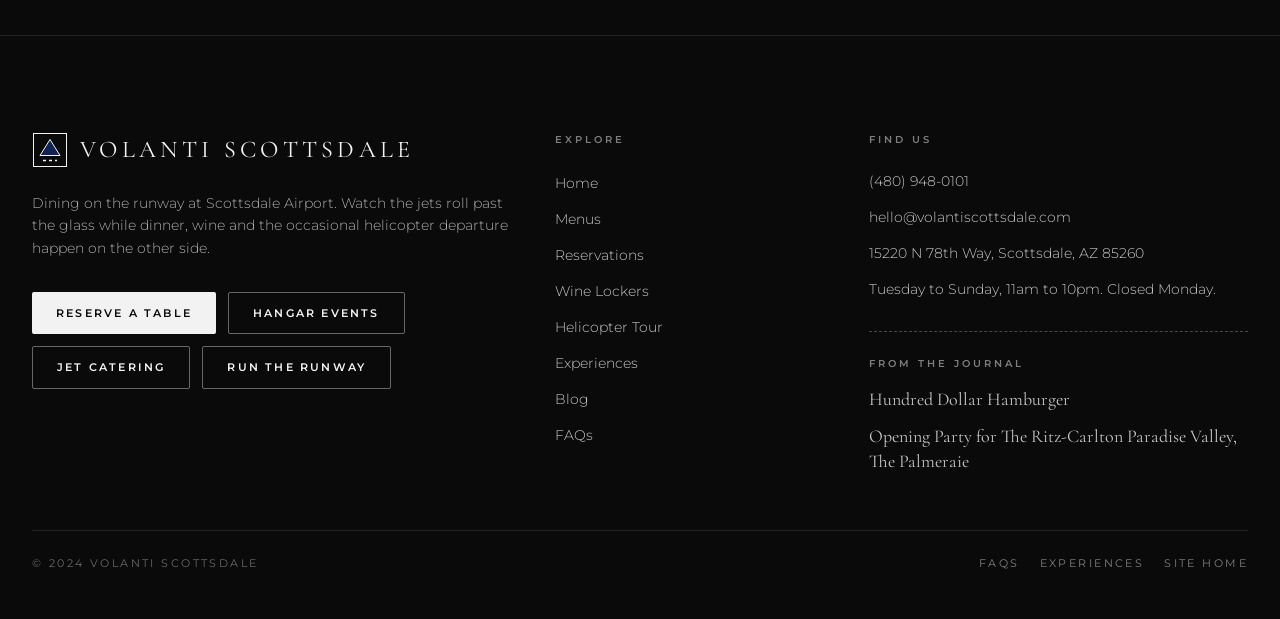
<file: blog-hundred-dollar-hamburger.html>
<!DOCTYPE html>
<html lang="en">
<head>
<meta charset="utf-8">
<meta name="viewport" content="width=device-width, initial-scale=1">
<title>The Hundred Dollar Hamburger | VOLANTI SCOTTSDALE</title>
<meta name="description" content="A short piece on the oldest excuse in general aviation: fly somewhere, eat a burger, fly home. Written at Volanti Scottsdale, the restaurant at the edge of the runway at Scottsdale Airport.">
<link rel="canonical" href="https://volanti-scottsdale-f7b1.sites.tibly.ai/blog-hundred-dollar-hamburger">
<meta property="og:type" content="website">
<meta property="og:url" content="https://volanti-scottsdale-f7b1.sites.tibly.ai/blog-hundred-dollar-hamburger">
<meta property="og:site_name" content="VOLANTI SCOTTSDALE">
<meta property="og:title" content="The Hundred Dollar Hamburger | VOLANTI SCOTTSDALE">
<meta property="og:description" content="A short piece on the oldest excuse in general aviation: fly somewhere, eat a burger, fly home. Written at Volanti Scottsdale, the restaurant at the edge of the runway at Scottsdale Airport.">
<meta name="twitter:card" content="summary_large_image">
<script type="application/ld+json" data-tibly-business>{"@context":"https://schema.org","@type":"FoodEstablishment","name":"VOLANTI SCOTTSDALE","url":"https://volanti-scottsdale-f7b1.sites.tibly.ai/"}</script>
<link rel="icon" href="/favicon.svg" type="image/svg+xml">
<link rel="preconnect" href="https://fonts.googleapis.com">
<link rel="preconnect" href="https://fonts.gstatic.com" crossorigin>
<link href="https://fonts.googleapis.com/css2?family=Cormorant+Garamond:ital,wght@0,300;0,400;0,600;1,400&family=Montserrat:wght@300;400;500;600&display=swap" rel="stylesheet">
<style>details[open] > *:not(summary){animation:tibly-acc .35s ease}@keyframes tibly-acc{from{opacity:0;transform:translateY(-4px)}}</style>
<style>@media (prefers-reduced-motion:no-preference){.tibly-fx{opacity:0;transform:translateY(24px);transition:opacity .7s ease,transform .7s ease}.tibly-fx.tibly-fx-in{opacity:1;transform:none}}</style>
<script>addEventListener('DOMContentLoaded',function(){if(!('IntersectionObserver' in window))return;var io=new IntersectionObserver(function(es){es.forEach(function(en){if(en.isIntersecting){en.target.classList.add('tibly-fx-in');io.unobserve(en.target)}})},{rootMargin:'0px 0px -8% 0px'});document.querySelectorAll('section[data-block] > *').forEach(function(el){var p=getComputedStyle(el).position;if(p==='absolute'||p==='fixed')return;if(el.getBoundingClientRect().top>innerHeight){el.classList.add('tibly-fx');io.observe(el)}})});</script>
<style>.tibly-ba{position:relative;overflow:hidden;--ba:50%;cursor:ew-resize;touch-action:pan-y;user-select:none;-webkit-user-select:none}.tibly-ba>img{display:block;width:100%;height:100%;object-fit:cover}.tibly-ba .tibly-ba-before{position:absolute;inset:0;clip-path:inset(0 calc(100% - var(--ba)) 0 0)}.tibly-ba .tibly-ba-before img{display:block;width:100%;height:100%;object-fit:cover}.tibly-ba::after{content:'';position:absolute;top:0;bottom:0;left:var(--ba);width:2px;margin-left:-1px;background:#fff;box-shadow:0 0 6px rgba(0,0,0,.55);pointer-events:none;z-index:1}.tibly-ba::before{content:'';position:absolute;top:50%;left:var(--ba);width:44px;height:44px;transform:translate(-50%,-50%);border-radius:9999px;background:rgba(0,0,0,.75) url("data:image/svg+xml,%3Csvg%20xmlns='http://www.w3.org/2000/svg'%20viewBox='0%200%2024%2024'%20fill='%23fff'%3E%3Cpath%20d='M9%206l-6%206%206%206zM15%206l6%206-6%206z'/%3E%3C/svg%3E") center/22px 22px no-repeat;border:2px solid #fff;box-shadow:0 2px 8px rgba(0,0,0,.4);pointer-events:none;z-index:1}.tibly-ba input[type=range]{position:absolute;inset:0;width:100%;height:100%;margin:0;opacity:0;pointer-events:none;-webkit-appearance:none;appearance:none;z-index:2}.tibly-gallery-item{position:relative;overflow:hidden;margin:0;display:block;isolation:isolate}.tibly-gallery-item>img,.tibly-gallery-item>a>img{display:block;width:100%;height:100%;object-fit:cover;transition:transform 1.1s cubic-bezier(.2,.7,.2,1),filter .6s ease}.tibly-gallery-item:hover>img,.tibly-gallery-item:hover>a>img,.tibly-gallery-item:focus-within>img{transform:scale(1.06);filter:brightness(1.04)}.tibly-gallery-item>figcaption{position:absolute;left:0;right:0;bottom:0;padding:2.25rem 1rem .9rem;color:#fff;font-size:.875rem;line-height:1.35;background:linear-gradient(to top,rgba(0,0,0,.7),rgba(0,0,0,0));transform:translateY(100%);opacity:0;transition:transform .55s cubic-bezier(.2,.7,.2,1),opacity .45s ease;pointer-events:none}.tibly-gallery-item:hover>figcaption,.tibly-gallery-item:focus-within>figcaption{transform:none;opacity:1}@media (hover:none){.tibly-gallery-item>figcaption{transform:none;opacity:1}}.tibly-gallery[data-gallery-ready] .tibly-gallery-item{opacity:0;transform:translateY(28px) scale(.97);transition:opacity .7s ease,transform .9s cubic-bezier(.2,.7,.2,1);transition-delay:calc(var(--i,0)*70ms)}.tibly-gallery[data-gallery-ready] .tibly-gallery-item.is-in{opacity:1;transform:none}@media (prefers-reduced-motion:reduce){.tibly-gallery .tibly-gallery-item{opacity:1!important;transform:none!important;transition:none!important}.tibly-gallery-item>img{transition:none!important}}[data-lightbox]{cursor:zoom-in}.tibly-lb{position:fixed;inset:0;z-index:9999;background:rgba(8,8,10,.94);-webkit-backdrop-filter:blur(14px);backdrop-filter:blur(14px);display:flex;align-items:center;justify-content:center;cursor:zoom-out;padding:clamp(16px,4vw,48px);animation:tibly-lb-in .28s ease both;touch-action:pan-y}.tibly-lb.is-out{animation:tibly-lb-out .22s ease both}.tibly-lb figure{position:relative;margin:0;max-width:100%;max-height:100%;display:flex;flex-direction:column;align-items:center;cursor:default}.tibly-lb img{display:block;-webkit-user-drag:none;user-select:none;-webkit-user-select:none;max-width:100%;max-height:calc(100vh - clamp(32px,8vw,96px) - 3.5rem);object-fit:contain;border-radius:6px;box-shadow:0 30px 80px rgba(0,0,0,.6);animation:tibly-lb-img .4s cubic-bezier(.2,.7,.2,1) both}.tibly-lb figcaption{color:rgba(255,255,255,.85);font-size:.9rem;line-height:1.4;text-align:center;padding:.9rem 1rem 0;max-width:60ch;min-height:1.5rem}.tibly-lb figcaption:empty{display:none}.tibly-lb button{position:absolute;display:flex;align-items:center;justify-content:center;width:44px;height:44px;border:0;border-radius:9999px;background:rgba(255,255,255,.12);color:#fff;cursor:pointer;transition:background .2s,transform .2s;-webkit-tap-highlight-color:transparent}.tibly-lb button:hover{background:rgba(255,255,255,.24);transform:scale(1.06)}.tibly-lb button:focus-visible{outline:2px solid #fff;outline-offset:2px}.tibly-lb button svg{width:22px;height:22px;fill:none;stroke:currentColor;stroke-width:2;stroke-linecap:round;stroke-linejoin:round}.tibly-lb .tibly-lb-x{top:16px;right:16px}.tibly-lb .tibly-lb-prev,.tibly-lb .tibly-lb-next{top:50%;transform:translateY(-50%)}.tibly-lb .tibly-lb-prev:hover,.tibly-lb .tibly-lb-next:hover{transform:translateY(-50%) scale(1.06)}.tibly-lb .tibly-lb-prev{left:12px}.tibly-lb .tibly-lb-next{right:12px}.tibly-lb .tibly-lb-n{position:absolute;top:24px;left:50%;transform:translateX(-50%);color:rgba(255,255,255,.7);font-size:.8rem;letter-spacing:.08em;font-variant-numeric:tabular-nums}.tibly-lb[data-single] .tibly-lb-prev,.tibly-lb[data-single] .tibly-lb-next,.tibly-lb[data-single] .tibly-lb-n{display:none}@keyframes tibly-lb-in{from{opacity:0}to{opacity:1}}@keyframes tibly-lb-out{from{opacity:1}to{opacity:0}}@keyframes tibly-lb-img{from{opacity:0;transform:scale(.92) translateY(12px)}to{opacity:1;transform:none}}@media (prefers-reduced-motion:reduce){.tibly-lb,.tibly-lb img,.tibly-lb.is-out{animation:none!important}}</style>
<script>document.addEventListener('input',function(e){var t=e.target;if(!t||t.type!=='range')return;var c=t.closest&&t.closest('.tibly-ba');if(c)c.style.setProperty('--ba',t.value+'%')});document.addEventListener('pointerdown',function(e){var c=e.target.closest&&e.target.closest('.tibly-ba');if(!c||e.button>0)return;e.preventDefault();var inp=c.querySelector('input[type=range]');var set=function(x){var r=c.getBoundingClientRect();if(!r.width)return;var p=Math.max(0,Math.min(100,(x-r.left)*100/r.width));c.style.setProperty('--ba',p+'%');if(inp)inp.value=Math.round(p)};set(e.clientX);var mv=function(ev){set(ev.clientX)};var up=function(){document.removeEventListener('pointermove',mv);document.removeEventListener('pointerup',up);document.removeEventListener('pointercancel',up)};document.addEventListener('pointermove',mv);document.addEventListener('pointerup',up);document.addEventListener('pointercancel',up)});document.addEventListener('click',function(e){var im=e.target.closest&&e.target.closest('[data-lightbox]');if(!im||!(im.currentSrc||im.src)||e.target.closest('.tibly-lb'))return;e.preventDefault();var scope=im.closest('.tibly-gallery')||im.closest('section')||im.parentNode;var set=Array.prototype.filter.call(scope.querySelectorAll('[data-lightbox]'),function(x){return x.currentSrc||x.src});var i=Math.max(0,set.indexOf(im));var o=document.createElement('div');o.className='tibly-lb';o.setAttribute('role','dialog');o.setAttribute('aria-modal','true');o.setAttribute('aria-label','Photo viewer');if(set.length<2)o.setAttribute('data-single','');var svgL='<svg viewBox="0 0 24 24"><path d="M15 6l-6 6 6 6"/></svg>',svgR='<svg viewBox="0 0 24 24"><path d="M9 6l6 6-6 6"/></svg>',svgX='<svg viewBox="0 0 24 24"><path d="M6 6l12 12M18 6L6 18"/></svg>';o.innerHTML='<span class="tibly-lb-n"></span><figure><img alt="" draggable="false"><figcaption></figcaption></figure><button type="button" class="tibly-lb-prev" aria-label="Previous photo">'+svgL+'</button><button type="button" class="tibly-lb-next" aria-label="Next photo">'+svgR+'</button><button type="button" class="tibly-lb-x" aria-label="Close">'+svgX+'</button>';var big=o.querySelector('img'),cap=o.querySelector('figcaption'),n=o.querySelector('.tibly-lb-n');var capOf=function(x){var f=x.closest('figure'),c=f&&f.querySelector('figcaption');return (c&&c.textContent.trim())||x.alt||''};var show=function(k){i=(k+set.length)%set.length;var x=set[i];big.style.animation='none';void big.offsetWidth;big.style.animation='';big.src=x.currentSrc||x.src;big.alt=x.alt||'';cap.textContent=capOf(x);n.textContent=(i+1)+' / '+set.length;[set[(i+1)%set.length],set[(i-1+set.length)%set.length]].forEach(function(p){if(p&&p!==x){var pre=new Image();pre.src=p.currentSrc||p.src}})};var prevOverflow=document.documentElement.style.overflow;document.documentElement.style.overflow='hidden';var close=function(){document.removeEventListener('keydown',key);o.classList.add('is-out');var done=function(){o.remove();document.documentElement.style.overflow=prevOverflow;try{im.focus({preventScroll:true})}catch(_){}};if(matchMedia('(prefers-reduced-motion:reduce)').matches)done();else setTimeout(done,220)};var key=function(ev){if(ev.key==='Escape')close();else if(ev.key==='ArrowRight')show(i+1);else if(ev.key==='ArrowLeft')show(i-1)};document.addEventListener('keydown',key);var swiped=false;o.addEventListener('click',function(ev){if(swiped){swiped=false;return}var b=ev.target.closest('button');if(b){ev.stopPropagation();if(b.classList.contains('tibly-lb-prev'))show(i-1);else if(b.classList.contains('tibly-lb-next'))show(i+1);else close();return}if(!ev.target.closest('figure'))close()});var x0=null;o.addEventListener('pointerdown',function(ev){x0=ev.clientX});o.addEventListener('pointerup',function(ev){if(x0===null)return;var dx=ev.clientX-x0;x0=null;if(Math.abs(dx)>40&&set.length>1){swiped=true;show(dx<0?i+1:i-1)}});show(i);document.body.appendChild(o);var xb=o.querySelector('.tibly-lb-x');if(xb)xb.focus({preventScroll:true})});document.addEventListener('click',function(e){var x=e.target.closest&&e.target.closest('[data-announce-close]');if(!x)return;var b=x.closest('[data-announce]');if(b){b.style.display='none';try{sessionStorage.setItem('tibly-announce','1')}catch(_){}}});addEventListener('DOMContentLoaded',function(){try{if(sessionStorage.getItem('tibly-announce')==='1'){var b=document.querySelector('[data-announce]');if(b)b.style.display='none'}}catch(_){}if('IntersectionObserver' in window&&!matchMedia('(prefers-reduced-motion:reduce)').matches){var els=document.querySelectorAll('[data-count]');if(els.length){var io=new IntersectionObserver(function(es){es.forEach(function(en){if(!en.isIntersecting)return;io.unobserve(en.target);var el=en.target,s=el.textContent||'',m=s.match(/[\d,]*\d(?:\.\d+)?/);if(!m)return;var raw=m[0],num=parseFloat(raw.replace(/,/g,''));if(!isFinite(num))return;if(!el.getAttribute('data-count'))el.setAttribute('data-count',s);var pre=s.slice(0,m.index),post=s.slice(m.index+raw.length),grp=raw.indexOf(',')>=0,dec=(raw.split('.')[1]||'').length,t0=performance.now();requestAnimationFrame(function tick(now){var p=Math.min((now-t0)/1400,1);p=1-Math.pow(1-p,3);var v=(num*p).toFixed(dec);if(grp)v=Number(v).toLocaleString('en-US',{minimumFractionDigits:dec});el.textContent=pre+v+post;if(p<1)requestAnimationFrame(tick)})})},{rootMargin:'0px 0px -10% 0px'});els.forEach(function(el){io.observe(el)})}}if('IntersectionObserver' in window&&!matchMedia('(prefers-reduced-motion:reduce)').matches){document.querySelectorAll('.tibly-gallery').forEach(function(g){var items=g.querySelectorAll('.tibly-gallery-item');if(!items.length)return;var gio=new IntersectionObserver(function(es){es.forEach(function(en){if(!en.isIntersecting)return;gio.unobserve(en.target);en.target.classList.add('is-in')})},{rootMargin:'0px 0px -8% 0px',threshold:.1});var watch=function(el,k){el.style.setProperty('--i',k%12);gio.observe(el)};items.forEach(watch);g.setAttribute('data-gallery-ready','');if('MutationObserver' in window)new MutationObserver(function(ms){ms.forEach(function(m){m.addedNodes.forEach(function(nd){if(nd.nodeType===1&&nd.classList&&nd.classList.contains('tibly-gallery-item'))watch(nd,0)})})}).observe(g,{childList:true})})}var badge=document.querySelector('[data-tibly-open]');if(badge){var src=document.querySelector('[data-tibly-field="hours"]');var txt=(src&&src.textContent||'').toLowerCase();var days=['sun','mon','tue','wed','thu','fri','sat'];var toMin=function(h,mm,ap){h=+h;mm=+(mm||0);if(ap==='pm'&&h!==12)h+=12;if(ap==='am'&&h===12)h=0;return h*60+mm};var spans=[];var re=/(sun|mon|tue|wed|thu|fri|sat|daily|every ?day)[a-z]*\s*(?:[-\u2013\u2014]\s*(sun|mon|tue|wed|thu|fri|sat)[a-z]*)?\s*:?\s*(\d{1,2})(?::(\d{2}))?\s*(am|pm)?\s*[-\u2013\u2014]\s*(\d{1,2})(?::(\d{2}))?\s*(am|pm)?/g,mm;while((mm=re.exec(txt))){var d1=mm[1].slice(0,3),d2=mm[2],ap1=mm[5]||(mm[8]==='pm'&&+mm[3]<=+mm[6]?'am':mm[8]),o=toMin(mm[3],mm[4],ap1),c=toMin(mm[6],mm[7],mm[8]);var from=d1==='dai'||d1==='eve'?0:days.indexOf(d1),to=d2?days.indexOf(d2.slice(0,3)):(d1==='dai'||d1==='eve'?6:from);if(from<0)continue;for(var d=from;;d=(d+1)%7){spans.push([d,o,c]);if(d===to)break}}if(spans.length){var now=new Date(),cur=now.getDay(),min=now.getHours()*60+now.getMinutes();var open=spans.some(function(s){return s[0]===cur&&min>=s[1]&&min<s[2]});badge.textContent=open?(badge.getAttribute('data-open-text')||'Open now'):(badge.getAttribute('data-closed-text')||'Closed now');badge.setAttribute('data-state',open?'open':'closed');badge.hidden=false}}});</script>
<style>header a[aria-current="page"]:not(:has(img,svg)){text-decoration:underline;text-underline-offset:4px;text-decoration-thickness:1px}</style>
<style>#nav-open~[class*="peer-checked:"][class*="fixed"]{min-height:100vh;min-height:100dvh}@media (prefers-reduced-motion:no-preference){label[for="nav-open"] span{transition:transform .3s ease,opacity .2s ease}header:has(#nav-open:checked) label[for="nav-open"]:not([aria-label="Close" i]) span:not(:has(span)):nth-of-type(1){transform:translateY(8px) rotate(45deg)}header:has(#nav-open:checked) label[for="nav-open"]:not([aria-label="Close" i]) span:not(:has(span)):nth-of-type(2){opacity:0}header:has(#nav-open:checked) label[for="nav-open"]:not([aria-label="Close" i]) span:not(:has(span)):nth-of-type(3){transform:translateY(-8px) rotate(-45deg)}#nav-open:checked~[class*="peer-checked:"]{animation:tibly-nav-in .25s ease}#nav-open:checked~[class*="peer-checked:"] label[for="nav-open"]{display:inline-block;animation:tibly-x-in .35s ease}@keyframes tibly-nav-in{from{opacity:0;transform:translateY(10px)}}@keyframes tibly-x-in{from{opacity:0;transform:rotate(-90deg) scale(.6)}}}</style>
<link rel="stylesheet" href="/styles.css?v=e0518df8">
</head>
<body>
<!-- block:header -->
<header class="sticky top-0 z-40 border-b border-white/10 bg-night/95 text-ink">
  <input type="checkbox" id="nav-open" class="peer sr-only">

  <div class="mx-auto flex w-full max-w-7xl items-center justify-between gap-4 px-5 py-4 sm:px-8">
    <a href="/" class="group flex items-center gap-3">
      <svg viewBox="0 0 36 36" class="h-9 w-9 shrink-0 text-ink transition-transform duration-500 group-hover:rotate-3" aria-hidden="true">
        <rect x="1.5" y="1.5" width="33" height="33" fill="none" stroke="currentColor" stroke-width="1"></rect>
        <path d="M8 23.5 L18 7.5 L28 23.5 Z" fill="#112255" stroke="currentColor" stroke-width="1"></path>
        <line x1="11" y1="28.5" x2="25" y2="28.5" stroke="currentColor" stroke-width="1.5" stroke-dasharray="3 3"></line>
      </svg>
      <span data-tibly-field="business-name" class="font-display text-xl leading-none tracking-[0.18em] sm:text-2xl">VOLANTI SCOTTSDALE</span>
    </a>

    <nav class="hidden items-center gap-5 lg:flex xl:gap-7" aria-label="Primary">
      <a href="https://runtherunwayaz.org" target="_blank" rel="noopener" class="border-b border-transparent pb-1 font-body text-[10px] font-semibold uppercase tracking-[0.22em] text-ink/70 transition-colors duration-300 hover:border-ink hover:text-ink">Run the Runway</a>
      <a href="/" class="border-b border-transparent pb-1 font-body text-[10px] font-semibold uppercase tracking-[0.22em] text-ink/70 transition-colors duration-300 hover:border-ink hover:text-ink">Home</a>
      <a href="/menus" class="border-b border-transparent pb-1 font-body text-[10px] font-semibold uppercase tracking-[0.22em] text-ink/70 transition-colors duration-300 hover:border-ink hover:text-ink">Menus</a>
      <a href="/9967610" class="border-b border-transparent pb-1 font-body text-[10px] font-semibold uppercase tracking-[0.22em] text-ink/70 transition-colors duration-300 hover:border-ink hover:text-ink">Reservations</a>
      <a href="/wine-lockers" class="border-b border-transparent pb-1 font-body text-[10px] font-semibold uppercase tracking-[0.22em] text-ink/70 transition-colors duration-300 hover:border-ink hover:text-ink">Wine Lockers</a>
      <a href="/helicopter" class="border-b border-transparent pb-1 font-body text-[10px] font-semibold uppercase tracking-[0.22em] text-ink/70 transition-colors duration-300 hover:border-ink hover:text-ink">Helicopter Tour</a>
      <a href="https://www.volantijetcatering.com" target="_blank" rel="noopener" class="border-b border-transparent pb-1 font-body text-[10px] font-semibold uppercase tracking-[0.22em] text-ink/70 transition-colors duration-300 hover:border-ink hover:text-ink">Jet Catering</a>
      <a href="https://volantihangarevents.com" target="_blank" rel="noopener" class="border-b border-transparent pb-1 font-body text-[10px] font-semibold uppercase tracking-[0.22em] text-ink/70 transition-colors duration-300 hover:border-ink hover:text-ink">Events</a>
      <a href="https://www.sevenrooms.com/explore/volanti/reservations/create/search/" target="_blank" rel="noopener" class="btn">Reserve a Table</a>
    </nav>

    <label for="nav-open" class="cursor-pointer p-2 lg:hidden" aria-label="Menu">
      <span class="block h-px w-7 bg-ink"></span>
      <span class="mt-2 block h-px w-7 bg-ink"></span>
      <span class="mt-2 block h-px w-7 bg-ink"></span>
    </label>
  </div>

  <div class="hidden flex-col bg-night peer-checked:flex lg:hidden fixed inset-0 z-50 overflow-y-auto">
    <div class="flex items-center justify-between border-b border-white/10 px-5 py-4 sm:px-8">
      <span class="flex items-center gap-3">
        <svg viewBox="0 0 36 36" class="h-9 w-9 shrink-0 text-ink" aria-hidden="true">
          <rect x="1.5" y="1.5" width="33" height="33" fill="none" stroke="currentColor" stroke-width="1"></rect>
          <path d="M8 23.5 L18 7.5 L28 23.5 Z" fill="#112255" stroke="currentColor" stroke-width="1"></path>
          <line x1="11" y1="28.5" x2="25" y2="28.5" stroke="currentColor" stroke-width="1.5" stroke-dasharray="3 3"></line>
        </svg>
        <span class="font-display text-xl leading-none tracking-[0.18em] text-ink">VOLANTI SCOTTSDALE</span>
      </span>
      <label for="nav-open" aria-label="Close" class="cursor-pointer p-2">
        <svg viewBox="0 0 24 24" class="h-7 w-7 text-ink" fill="none" stroke="currentColor" stroke-width="1.25" aria-hidden="true">
          <line x1="5" y1="5" x2="19" y2="19"></line>
          <line x1="19" y1="5" x2="5" y2="19"></line>
        </svg>
      </label>
    </div>

    <nav class="flex flex-1 flex-col justify-center gap-5 px-5 py-10 sm:px-8" aria-label="Mobile">
      <a href="https://runtherunwayaz.org" target="_blank" rel="noopener" class="font-display text-3xl tracking-wide text-ink/80 transition-colors hover:text-ink">Run the Runway</a>
      <a href="/" class="font-display text-3xl tracking-wide text-ink transition-colors hover:text-ink/70">Home</a>
      <a href="/menus" class="font-display text-3xl tracking-wide text-ink transition-colors hover:text-ink/70">Menus</a>
      <a href="/9967610" class="font-display text-3xl tracking-wide text-ink transition-colors hover:text-ink/70">Reservations</a>
      <a href="/wine-lockers" class="font-display text-3xl tracking-wide text-ink transition-colors hover:text-ink/70">Wine Lockers</a>
      <a href="/helicopter" class="font-display text-3xl tracking-wide text-ink transition-colors hover:text-ink/70">Helicopter Tour</a>
      <a href="https://www.volantijetcatering.com" target="_blank" rel="noopener" class="font-display text-3xl tracking-wide text-ink transition-colors hover:text-ink/70">Jet Catering</a>
      <a href="https://volantihangarevents.com" target="_blank" rel="noopener" class="font-display text-3xl tracking-wide text-ink transition-colors hover:text-ink/70">Events</a>
    </nav>

    <div class="border-t border-white/10 px-5 py-6 sm:px-8">
      <a href="https://www.sevenrooms.com/explore/volanti/reservations/create/search/" target="_blank" rel="noopener" class="btn w-full py-4">Reserve a Table</a>
    </div>
  </div>
</header>
<!-- /block:header -->
<!-- block:statement-hero -->
<section class="relative overflow-hidden border-b border-white/10 bg-night text-ink" data-block="statement-hero">
  <div class="pointer-events-none absolute inset-y-0 left-1/2 hidden w-px -translate-x-1/2 border-l border-dashed border-white/15 md:block" aria-hidden="true"></div>
  <div class="relative z-10 mx-auto w-full max-w-7xl px-5 py-20 sm:px-8 md:py-32">

    <div class="flex flex-wrap items-center gap-x-6 gap-y-2 font-body text-[10px] font-semibold uppercase tracking-[0.3em] text-ink/50">
      <a href="/blog" class="border-b border-transparent pb-1 transition-colors duration-300 hover:border-ink hover:text-ink">Journal</a>
      <span>Flying &amp; Dining</span>
      <span class="text-ink/35">Five minute read</span>
    </div>

    <div class="mt-10 grid grid-cols-1 gap-10 md:mt-16 md:grid-cols-12 md:gap-8">
      <div class="md:col-span-8">
        <h1 class="font-display text-4xl leading-[0.95] tracking-tight sm:text-6xl md:text-7xl lg:text-8xl">
          The Hundred<br>
          <span class="[-webkit-text-stroke:1px_var(--color-ink)] text-transparent">Dollar</span><br>
          Hamburger
        </h1>
      </div>
      <div class="md:col-span-4 md:self-end">
        <div class="border-t border-dashed border-white/25 pt-6">
          <p class="max-w-prose font-body text-base font-light leading-relaxed text-ink/75">
            Pilots have a name for a flight with no purpose beyond lunch. Here is why it still gets people out of bed before the heat comes up, and why it ends at a table by the glass.
          </p>
          <p class="mt-6 font-body text-[10px] font-semibold uppercase tracking-[0.3em] text-ink/45">
            From the team at <span data-tibly-field="business-name">VOLANTI SCOTTSDALE</span>
          </p>
        </div>
      </div>
    </div>

  </div>
</section>
<!-- /block:statement-hero -->
<!-- block:longform-intro -->
<section class="border-b border-white/10 bg-surface text-ink" data-block="longform-intro">
  <div class="mx-auto w-full max-w-7xl px-5 py-16 sm:px-8 md:py-28">
    <div class="grid grid-cols-1 gap-12 md:grid-cols-12 md:gap-12 lg:gap-20">

      <aside class="md:col-span-4 lg:col-span-3">
        <div class="md:sticky md:top-28">
          <p class="font-body text-[10px] font-semibold uppercase tracking-[0.3em] text-ink/45">In this piece</p>
          <ul class="mt-6 space-y-4 font-display text-xl leading-tight text-ink/70">
            <li class="flex gap-4"><span class="font-body text-[11px] font-semibold tracking-[0.2em] text-ink/40">01</span> The name</li>
            <li class="flex gap-4"><span class="font-body text-[11px] font-semibold tracking-[0.2em] text-ink/40">02</span> The flight</li>
            <li class="flex gap-4"><span class="font-body text-[11px] font-semibold tracking-[0.2em] text-ink/40">03</span> The landing</li>
          </ul>
          <div class="mt-10 border-t border-dashed border-white/25 pt-6">
            <p class="max-w-prose font-body text-sm font-light leading-relaxed text-ink/60">
              No logbook required. Most of the room arrives by car and watches everyone else arrive the other way.
            </p>
          </div>
        </div>
      </aside>

      <div class="md:col-span-8 lg:col-span-9">
        <div class="space-y-14 md:space-y-20">

          <article class="relative border-l border-dashed border-white/20 pl-6 sm:pl-10">
            <span class="absolute -left-3 top-0 bg-surface px-1 font-body text-[11px] font-semibold tracking-[0.2em] text-ink/50">01</span>
            <h2 class="font-display text-3xl leading-tight sm:text-4xl md:text-5xl">A burger that costs what the fuel costs</h2>
            <div class="mt-6 max-w-prose space-y-5 font-body text-base font-light leading-relaxed text-ink/80">
              <p>
                Somewhere along the way, general aviation gave itself a joke it has never let go of. You pick a clear morning, preflight an aircraft you probably do not need to fly that day, go somewhere an hour away, and order lunch. Add the fuel, the oil, the landing fee and the hangar time, and the cheeseburger on the plate carries a number no cheeseburger should carry. The hundred dollar hamburger.
              </p>
              <p>
                Inflation has had its way with the figure. Nobody has bothered to rename it. The point was never the arithmetic.
              </p>
            </div>
          </article>

          <blockquote class="border-y border-white/15 py-10">
            <p class="font-display text-3xl leading-snug tracking-tight text-ink sm:text-4xl md:text-5xl">
              The flight is the reason. The burger is the paperwork.
            </p>
          </blockquote>

          <article class="relative border-l border-dashed border-white/20 pl-6 sm:pl-10">
            <span class="absolute -left-3 top-0 bg-surface px-1 font-body text-[11px] font-semibold tracking-[0.2em] text-ink/50">02</span>
            <h2 class="font-display text-3xl leading-tight sm:text-4xl md:text-5xl">An excuse with a destination</h2>
            <div class="mt-6 max-w-prose space-y-5 font-body text-base font-light leading-relaxed text-ink/80">
              <p>
                Every pilot knows the restless version of a day off. The weather is good, the winds are light, and staying on the ground feels like waste. A destination fixes that. It gives the morning a shape: a route to plan, a field to study, a time to be back before the afternoon thermals build.
              </p>
              <p>
                That is the whole trick of the hundred dollar hamburger. It turns an aimless hour of flying into a trip with an ending. And an ending matters, because the best part of any flight is the part where you shut down, climb out, and go sit somewhere with people who understand exactly why you came.
              </p>
            </div>
          </article>

          <article class="relative border-l border-dashed border-white/20 pl-6 sm:pl-10">
            <span class="absolute -left-3 top-0 bg-surface px-1 font-body text-[11px] font-semibold tracking-[0.2em] text-ink/50">03</span>
            <h2 class="font-display text-3xl leading-tight sm:text-4xl md:text-5xl">Ours happens to be at the field</h2>
            <div class="mt-6 max-w-prose space-y-5 font-body text-base font-light leading-relaxed text-ink/80">
              <p>
                <span data-tibly-field="business-name">VOLANTI SCOTTSDALE</span> sits at Scottsdale Airport with the glass facing the runway, which makes it an unusually honest place to end a flight. Taxiing traffic goes by at eye level while plates come out. On a busy afternoon the conversation stops mid sentence because something interesting is rolling past the window, and nobody minds.
              </p>
              <p>
                Fly in and the walk from the ramp is short. Drive in and you get the same view from the comfortable side of the fence. Either way, the hundred dollar hamburger has always been less about the price than about having a reason to go somewhere and a good table waiting when you get there.
              </p>
            </div>
          </article>

        </div>
      </div>
    </div>
  </div>
</section>
<!-- /block:longform-intro -->
<!-- block:gallery-strip -->
<section class="border-y border-dashed border-white/25 bg-night py-10 text-ink md:py-14" data-block="gallery-strip">
  <p class="mx-auto mb-8 w-full max-w-7xl px-5 font-body text-[10px] font-semibold uppercase tracking-[0.3em] text-ink/40 sm:px-8">
    A hundred dollar hamburger, roughly in order
  </p>
  <div class="overflow-hidden">
    <div class="flex w-max animate-marquee items-center gap-8 pr-8 sm:gap-12 sm:pr-12">
      <span class="font-display text-3xl tracking-tight text-ink/80 sm:text-5xl">Weather check</span>
      <span class="h-1.5 w-1.5 shrink-0 rounded-sm bg-ink/40"></span>
      <span class="font-display text-3xl tracking-tight text-ink/80 sm:text-5xl">Preflight</span>
      <span class="h-1.5 w-1.5 shrink-0 rounded-sm bg-ink/40"></span>
      <span class="font-display text-3xl tracking-tight text-ink/80 sm:text-5xl">Wheels up</span>
      <span class="h-1.5 w-1.5 shrink-0 rounded-sm bg-ink/40"></span>
      <span class="font-display text-3xl tracking-tight text-ink/80 sm:text-5xl">Downwind</span>
      <span class="h-1.5 w-1.5 shrink-0 rounded-sm bg-ink/40"></span>
      <span class="font-display text-3xl tracking-tight text-ink/80 sm:text-5xl">Taxi in</span>
      <span class="h-1.5 w-1.5 shrink-0 rounded-sm bg-ink/40"></span>
      <span class="font-display text-3xl tracking-tight text-ink sm:text-5xl">Lunch</span>
      <span class="h-1.5 w-1.5 shrink-0 rounded-sm bg-ink/40"></span>
      <span class="font-display text-3xl tracking-tight text-ink/80 sm:text-5xl">Weather check</span>
      <span class="h-1.5 w-1.5 shrink-0 rounded-sm bg-ink/40"></span>
      <span class="font-display text-3xl tracking-tight text-ink/80 sm:text-5xl">Preflight</span>
      <span class="h-1.5 w-1.5 shrink-0 rounded-sm bg-ink/40"></span>
      <span class="font-display text-3xl tracking-tight text-ink/80 sm:text-5xl">Wheels up</span>
      <span class="h-1.5 w-1.5 shrink-0 rounded-sm bg-ink/40"></span>
      <span class="font-display text-3xl tracking-tight text-ink/80 sm:text-5xl">Downwind</span>
      <span class="h-1.5 w-1.5 shrink-0 rounded-sm bg-ink/40"></span>
      <span class="font-display text-3xl tracking-tight text-ink/80 sm:text-5xl">Taxi in</span>
      <span class="h-1.5 w-1.5 shrink-0 rounded-sm bg-ink/40"></span>
      <span class="font-display text-3xl tracking-tight text-ink sm:text-5xl">Lunch</span>
      <span class="h-1.5 w-1.5 shrink-0 rounded-sm bg-ink/40"></span>
    </div>
  </div>
</section>
<!-- /block:gallery-strip -->
<!-- block:editorial-cta -->
<section class="bg-night py-16 text-ink md:py-28" data-block="editorial-cta">
  <div class="mx-auto w-full max-w-7xl px-5 sm:px-8">
    <div class="grid grid-cols-1 overflow-hidden rounded-sm border border-white/10 md:grid-cols-5">

      <div class="bg-brand-600 p-8 sm:p-12 md:col-span-3 md:p-16">
        <p class="font-body text-[10px] font-semibold uppercase tracking-[0.3em] text-ink/60">End of the flight</p>
        <h2 class="mt-6 font-display text-4xl leading-[1.05] tracking-tight sm:text-5xl md:text-6xl">
          Fly in, drive in,<br>sit by the glass.
        </h2>
        <p class="mt-6 max-w-prose font-body text-base font-light leading-relaxed text-ink/80">
          Book a table on the runway side, see what the kitchen is sending out this week, or read the rest of the journal.
        </p>
        <div class="mt-10 flex flex-col gap-3 sm:flex-row sm:flex-wrap">
          <a href="https://www.sevenrooms.com/explore/volanti/reservations/create/search/" target="_blank" rel="noopener" class="btn">Reserve a Table</a>
          <a href="/menus" class="btn-secondary">View the Menus</a>
          <a href="/blog" class="btn-secondary">Back to the Journal</a>
        </div>
      </div>

      <div class="border-t border-white/10 bg-surface p-8 sm:p-12 md:col-span-2 md:border-l md:border-t-0 md:p-12">
        <h3 class="font-body text-[10px] font-semibold uppercase tracking-[0.3em] text-ink/45">Before you go</h3>
        <dl class="mt-8 space-y-8 font-body text-sm font-light">
          <div class="border-b border-dashed border-white/20 pb-6">
            <dt class="text-[10px] font-semibold uppercase tracking-[0.3em] text-ink/40">Hours</dt>
            <dd class="mt-3 flex flex-wrap items-center gap-3">
              <span data-tibly-field="hours" class="text-ink/85">Tuesday to Sunday, 11am to 10pm. Closed Monday.</span>
              <span data-tibly-open hidden class="rounded-sm border border-white/25 px-2 py-1 text-[10px] font-semibold uppercase tracking-[0.2em] text-ink/70 data-[state=open]:border-ink data-[state=open]:text-ink"></span>
            </dd>
          </div>
          <div class="border-b border-dashed border-white/20 pb-6">
            <dt class="text-[10px] font-semibold uppercase tracking-[0.3em] text-ink/40">Call ahead</dt>
            <dd class="mt-3">
              <a href="tel:+14809480101" class="border-b border-transparent pb-0.5 transition-colors duration-300 hover:border-ink">
                <span data-tibly-field="phone" class="text-ink/85">(480) 948-0101</span>
              </a>
            </dd>
          </div>
          <div>
            <dt class="text-[10px] font-semibold uppercase tracking-[0.3em] text-ink/40">Find us</dt>
            <dd class="mt-3">
              <span data-tibly-field="address" class="block text-ink/85">15220 N 78th Way, Scottsdale, AZ 85260</span>
            </dd>
          </div>
        </dl>
      </div>

    </div>
  </div>
</section>
<!-- /block:editorial-cta -->
<!-- block:footer -->
<footer class="border-t border-white/10 bg-night pb-24 pt-16 text-ink md:pb-12 md:pt-24">
  <div class="mx-auto w-full max-w-7xl px-5 sm:px-8">
    <div class="grid grid-cols-1 gap-12 md:grid-cols-12 md:gap-10">

      <div class="md:col-span-5">
        <div class="flex items-center gap-3">
          <svg viewBox="0 0 36 36" class="h-9 w-9 shrink-0 text-ink" aria-hidden="true">
            <rect x="1.5" y="1.5" width="33" height="33" fill="none" stroke="currentColor" stroke-width="1"></rect>
            <path d="M8 23.5 L18 7.5 L28 23.5 Z" fill="#112255" stroke="currentColor" stroke-width="1"></path>
            <line x1="11" y1="28.5" x2="25" y2="28.5" stroke="currentColor" stroke-width="1.5" stroke-dasharray="3 3"></line>
          </svg>
          <span data-tibly-field="business-name" class="font-display text-2xl leading-none tracking-[0.18em]">VOLANTI SCOTTSDALE</span>
        </div>
        <p class="mt-6 max-w-prose font-body text-sm font-light leading-relaxed text-ink/70">
          Dining on the runway at Scottsdale Airport. Watch the jets roll past the glass while dinner, wine and the occasional helicopter departure happen on the other side.
        </p>
        <div class="mt-8 flex flex-wrap gap-3" data-tibly-field="links">
          <a href="https://www.sevenrooms.com/explore/volanti/reservations/create/search/" target="_blank" rel="noopener" class="btn">Reserve a Table</a>
          <a href="https://volantihangarevents.com" target="_blank" rel="noopener" class="btn-secondary">Hangar Events</a>
          <a href="https://www.volantijetcatering.com" target="_blank" rel="noopener" class="btn-secondary">Jet Catering</a>
          <a href="https://runtherunwayaz.org" target="_blank" rel="noopener" class="btn-secondary">Run the Runway</a>
        </div>
      </div>

      <div class="md:col-span-3">
        <h2 class="font-body text-[10px] font-semibold uppercase tracking-[0.3em] text-ink/50">Explore</h2>
        <ul class="mt-6 space-y-3">
          <li><a href="/" class="font-body text-sm font-light text-ink/80 transition-colors duration-300 hover:text-ink">Home</a></li>
          <li><a href="/menus" class="font-body text-sm font-light text-ink/80 transition-colors duration-300 hover:text-ink">Menus</a></li>
          <li><a href="/9967610" class="font-body text-sm font-light text-ink/80 transition-colors duration-300 hover:text-ink">Reservations</a></li>
          <li><a href="/wine-lockers" class="font-body text-sm font-light text-ink/80 transition-colors duration-300 hover:text-ink">Wine Lockers</a></li>
          <li><a href="/helicopter" class="font-body text-sm font-light text-ink/80 transition-colors duration-300 hover:text-ink">Helicopter Tour</a></li>
          <li><a href="/experiences" class="font-body text-sm font-light text-ink/80 transition-colors duration-300 hover:text-ink">Experiences</a></li>
          <li><a href="/blog" class="font-body text-sm font-light text-ink/80 transition-colors duration-300 hover:text-ink">Blog</a></li>
          <li><a href="/faqs" class="font-body text-sm font-light text-ink/80 transition-colors duration-300 hover:text-ink">FAQs</a></li>
        </ul>
      </div>

      <div class="md:col-span-4">
        <h2 class="font-body text-[10px] font-semibold uppercase tracking-[0.3em] text-ink/50">Find Us</h2>
        <ul class="mt-6 space-y-4 font-body text-sm font-light">
          <li>
            <a href="tel:+14809480101" class="transition-colors duration-300 hover:text-ink">
              <span data-tibly-field="phone" class="text-ink/80 transition-colors duration-300 hover:text-ink">(480) 948-0101</span>
            </a>
          </li>
          <li>
            <a href="mailto:hello@volantiscottsdale.com" class="break-words transition-colors duration-300 hover:text-ink">
              <span data-tibly-field="email" class="text-ink/80">hello@volantiscottsdale.com</span>
            </a>
          </li>
          <li>
            <span data-tibly-field="address" class="block text-ink/80">15220 N 78th Way, Scottsdale, AZ 85260</span>
          </li>
          <li>
            <span data-tibly-field="hours" class="block text-ink/80">Tuesday to Sunday, 11am to 10pm. Closed Monday.</span>
          </li>
        </ul>

        <div class="mt-8 border-t border-dashed border-white/25 pt-6">
          <h3 class="font-body text-[10px] font-semibold uppercase tracking-[0.3em] text-ink/50">From the Journal</h3>
          <ul class="mt-4 space-y-3">
            <li><a href="/blog-hundred-dollar-hamburger" class="font-display text-lg leading-snug text-ink/80 transition-colors duration-300 hover:text-ink">Hundred Dollar Hamburger</a></li>
            <li><a href="/blog-opening-party-for-the-ritz-carlton-paradise-valley-the" class="font-display text-lg leading-snug text-ink/80 transition-colors duration-300 hover:text-ink">Opening Party for The Ritz-Carlton Paradise Valley, The Palmeraie</a></li>
          </ul>
        </div>
      </div>
    </div>

    <div class="mt-14 flex flex-col gap-4 border-t border-white/10 pt-6 sm:flex-row sm:items-center sm:justify-between">
      <p class="font-body text-[11px] uppercase tracking-[0.22em] text-ink/40">&copy; 2024 VOLANTI SCOTTSDALE</p>
      <div class="flex flex-wrap gap-5">
        <a href="/faqs" class="font-body text-[11px] uppercase tracking-[0.22em] text-ink/50 transition-colors duration-300 hover:text-ink">FAQs</a>
        <a href="/experiences" class="font-body text-[11px] uppercase tracking-[0.22em] text-ink/50 transition-colors duration-300 hover:text-ink">Experiences</a>
        <a href="/home" class="font-body text-[11px] uppercase tracking-[0.22em] text-ink/50 transition-colors duration-300 hover:text-ink">Site Home</a>
      </div>
    </div>
  </div>

  <div class="fixed inset-x-0 bottom-0 z-40 border-t border-white/15 bg-night/95 p-3 md:hidden">
    <a href="tel:+14809480101" class="flex w-full items-center justify-center gap-3 rounded-sm bg-brand-600 px-6 py-4 font-body text-xs font-semibold uppercase tracking-[0.22em] text-ink transition-colors duration-300 hover:bg-brand-500">
      <svg viewBox="0 0 24 24" class="h-4 w-4" fill="none" stroke="currentColor" stroke-width="1.5" aria-hidden="true">
        <path d="M6.5 3.5h3l1.5 4-2 1.5a12 12 0 0 0 6 6l1.5-2 4 1.5v3a1.5 1.5 0 0 1-1.7 1.5A17.5 17.5 0 0 1 5 5.2 1.5 1.5 0 0 1 6.5 3.5z"></path>
      </svg>
      <span data-tibly-field="phone">(480) 948-0101</span>
    </a>
  </div>
</footer>
<!-- /block:footer -->
  <script async src="https://api.tibly.ai/widget/v1.js"></script>
</body>
</html>
</file>
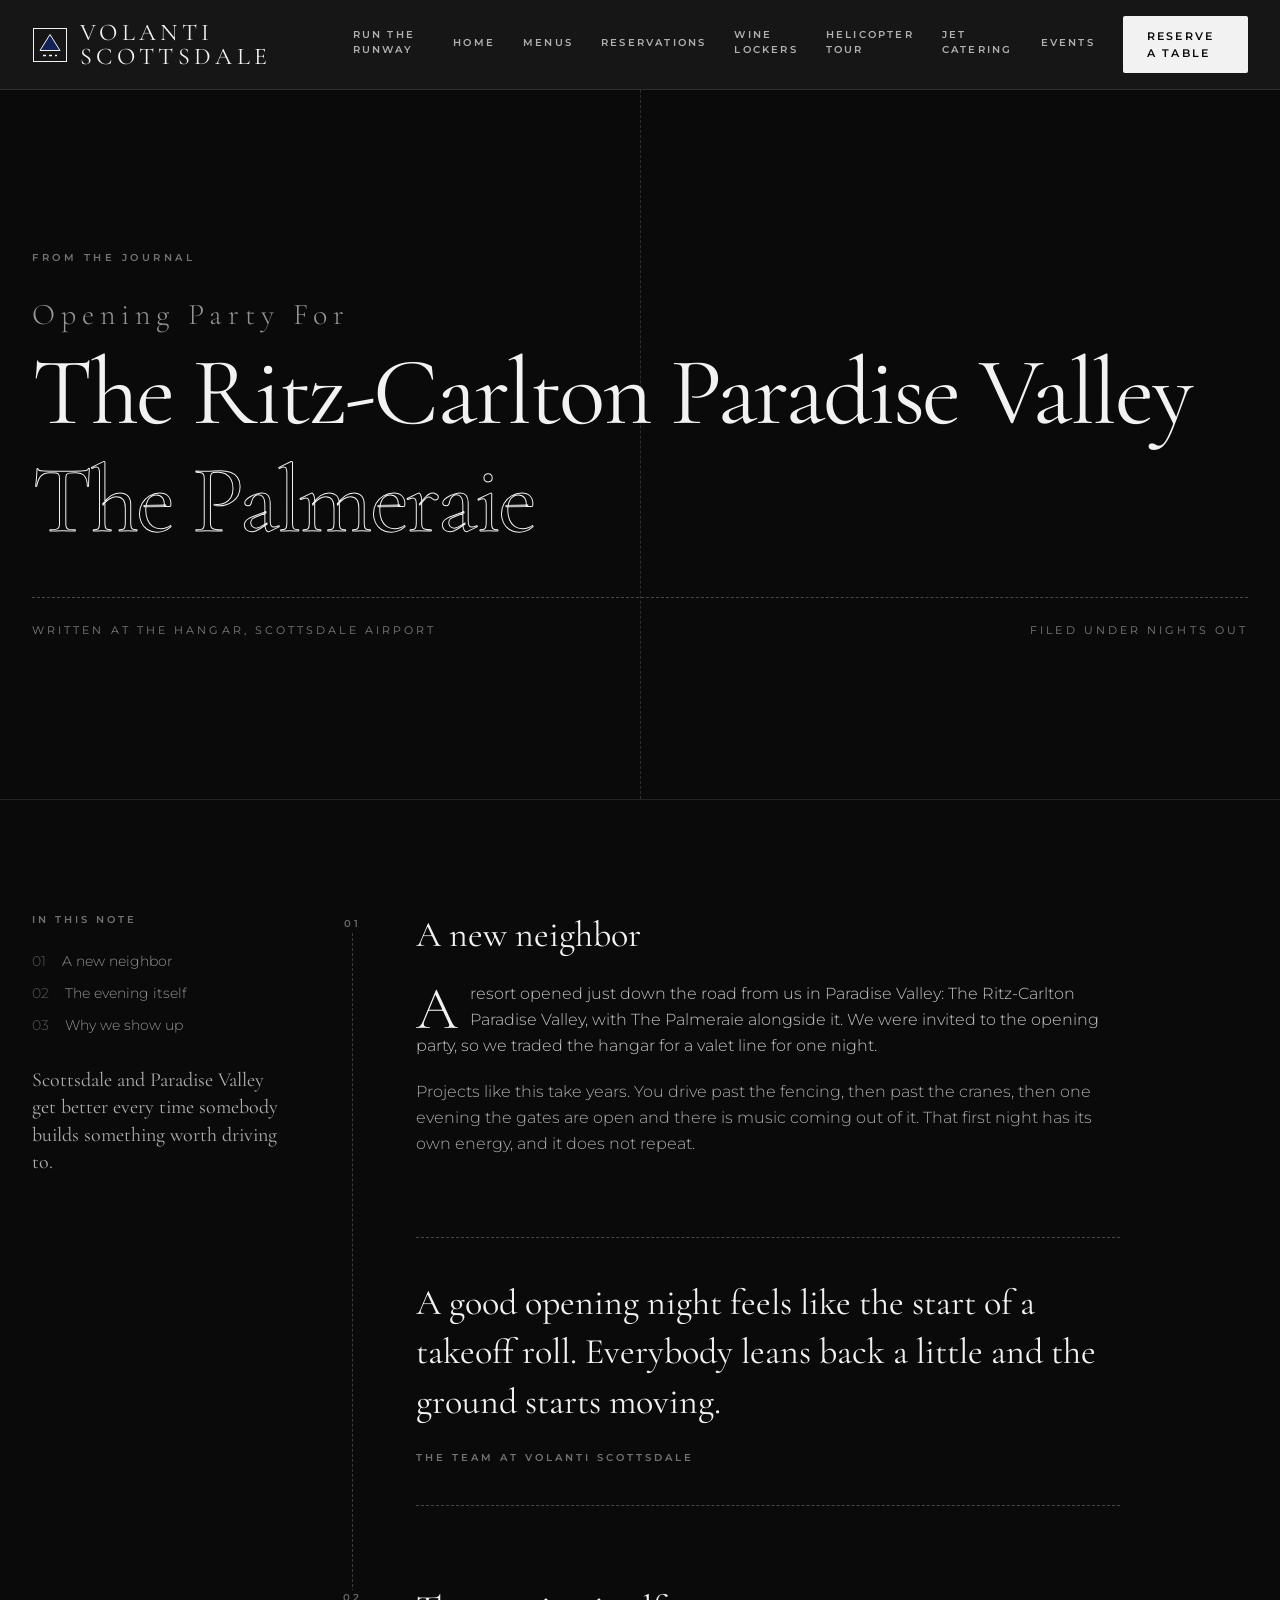
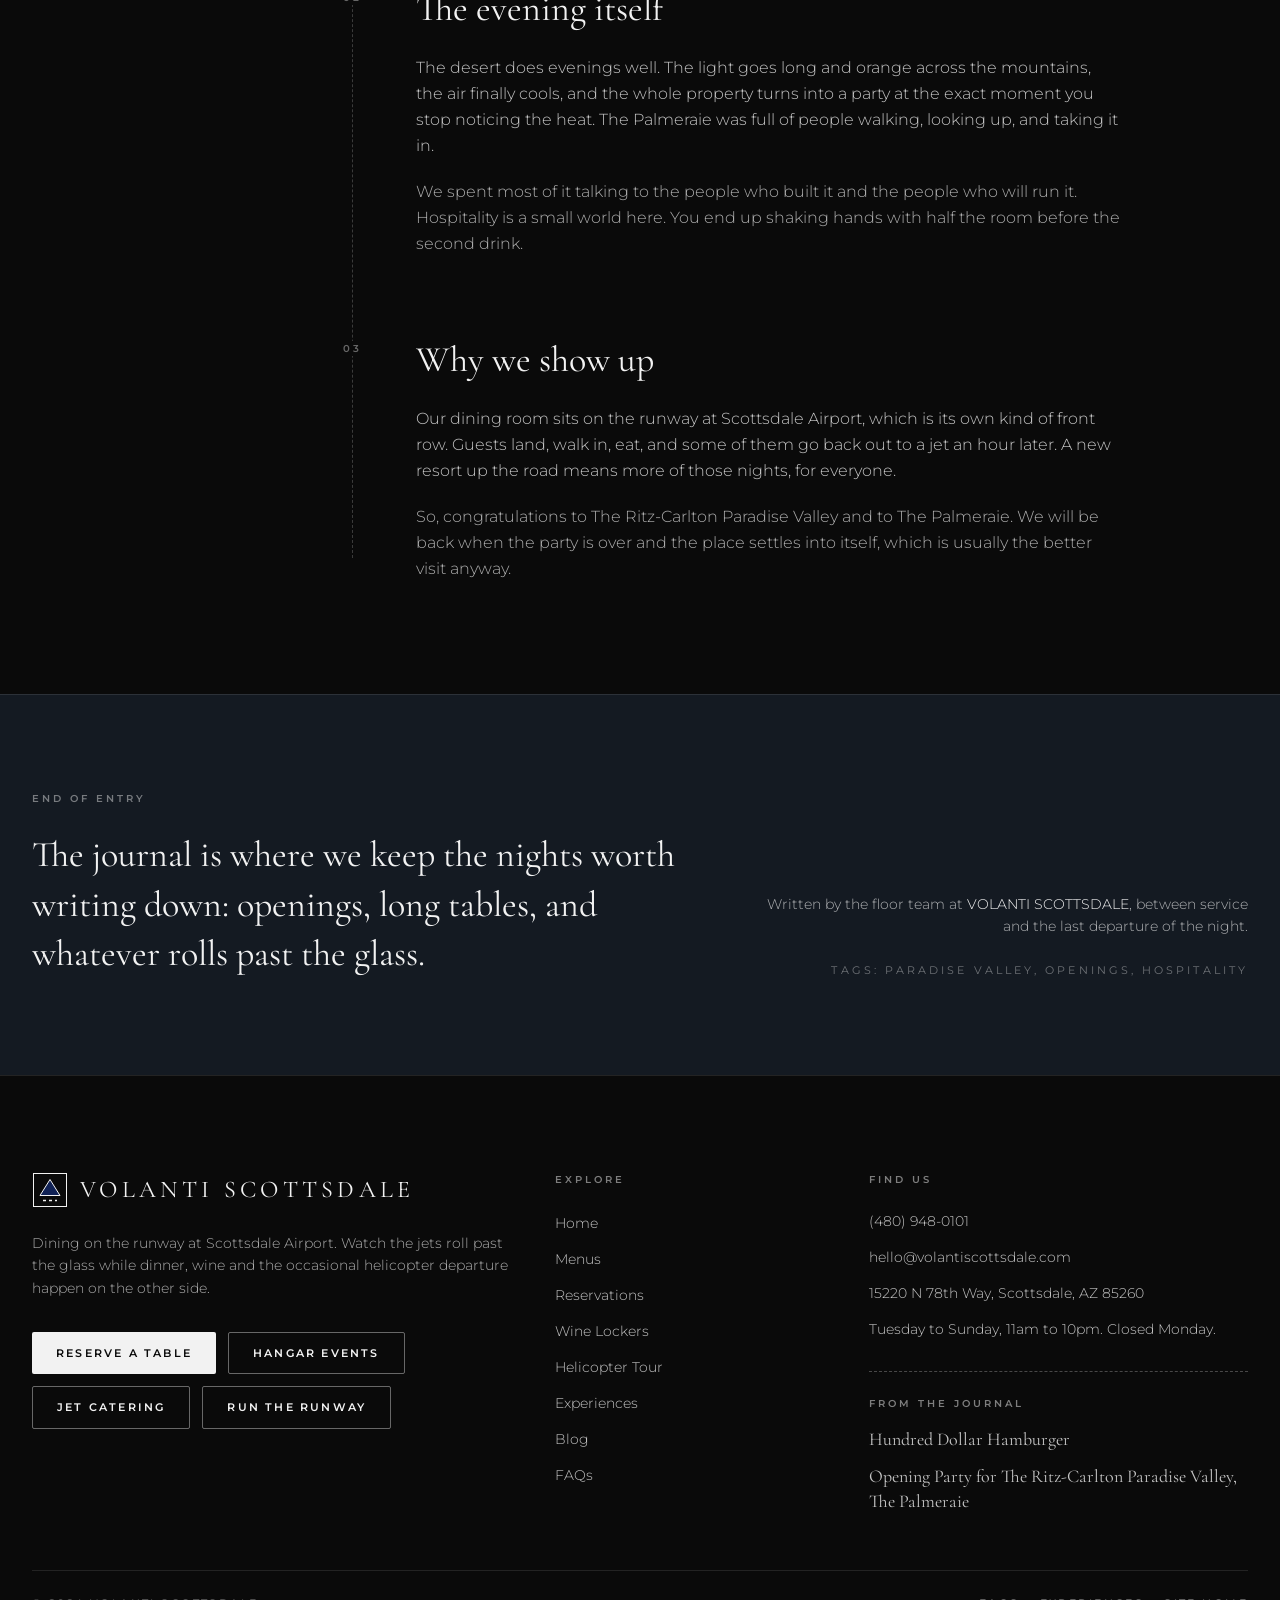
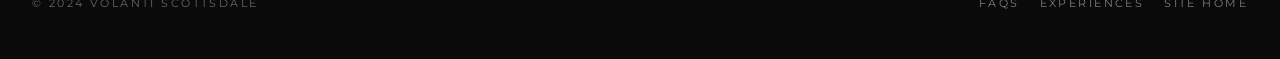
<file: blog-opening-party-for-the-ritz-carlton-paradise-valley-the.html>
<!DOCTYPE html>
<html lang="en">
<head>
<meta charset="utf-8">
<meta name="viewport" content="width=device-width, initial-scale=1">
<title>Opening Party for The Ritz-Carlton Paradise Valley, The Palmeraie | VOLANTI SCOTTSDALE</title>
<meta name="description" content="A note from the VOLANTI SCOTTSDALE journal on the opening party for The Ritz-Carlton Paradise Valley and The Palmeraie, written from our table on the runway at Scottsdale Airport.">
<link rel="canonical" href="https://volanti-scottsdale-f7b1.sites.tibly.ai/blog-opening-party-for-the-ritz-carlton-paradise-valley-the">
<meta property="og:type" content="website">
<meta property="og:url" content="https://volanti-scottsdale-f7b1.sites.tibly.ai/blog-opening-party-for-the-ritz-carlton-paradise-valley-the">
<meta property="og:site_name" content="VOLANTI SCOTTSDALE">
<meta property="og:title" content="Opening Party for The Ritz-Carlton Paradise Valley, The Palmeraie | VOLANTI SCOTTSDALE">
<meta property="og:description" content="A note from the VOLANTI SCOTTSDALE journal on the opening party for The Ritz-Carlton Paradise Valley and The Palmeraie, written from our table on the runway at Scottsdale Airport.">
<meta name="twitter:card" content="summary_large_image">
<script type="application/ld+json" data-tibly-business>{"@context":"https://schema.org","@type":"FoodEstablishment","name":"VOLANTI SCOTTSDALE","url":"https://volanti-scottsdale-f7b1.sites.tibly.ai/"}</script>
<link rel="icon" href="/favicon.svg" type="image/svg+xml">
<link rel="preconnect" href="https://fonts.googleapis.com">
<link rel="preconnect" href="https://fonts.gstatic.com" crossorigin>
<link href="https://fonts.googleapis.com/css2?family=Cormorant+Garamond:ital,wght@0,300;0,400;0,600;1,400&family=Montserrat:wght@300;400;500;600&display=swap" rel="stylesheet">
<style>details[open] > *:not(summary){animation:tibly-acc .35s ease}@keyframes tibly-acc{from{opacity:0;transform:translateY(-4px)}}</style>
<style>@media (prefers-reduced-motion:no-preference){.tibly-fx{opacity:0;transform:translateY(24px);transition:opacity .7s ease,transform .7s ease}.tibly-fx.tibly-fx-in{opacity:1;transform:none}}</style>
<script>addEventListener('DOMContentLoaded',function(){if(!('IntersectionObserver' in window))return;var io=new IntersectionObserver(function(es){es.forEach(function(en){if(en.isIntersecting){en.target.classList.add('tibly-fx-in');io.unobserve(en.target)}})},{rootMargin:'0px 0px -8% 0px'});document.querySelectorAll('section[data-block] > *').forEach(function(el){var p=getComputedStyle(el).position;if(p==='absolute'||p==='fixed')return;if(el.getBoundingClientRect().top>innerHeight){el.classList.add('tibly-fx');io.observe(el)}})});</script>
<style>.tibly-ba{position:relative;overflow:hidden;--ba:50%;cursor:ew-resize;touch-action:pan-y;user-select:none;-webkit-user-select:none}.tibly-ba>img{display:block;width:100%;height:100%;object-fit:cover}.tibly-ba .tibly-ba-before{position:absolute;inset:0;clip-path:inset(0 calc(100% - var(--ba)) 0 0)}.tibly-ba .tibly-ba-before img{display:block;width:100%;height:100%;object-fit:cover}.tibly-ba::after{content:'';position:absolute;top:0;bottom:0;left:var(--ba);width:2px;margin-left:-1px;background:#fff;box-shadow:0 0 6px rgba(0,0,0,.55);pointer-events:none;z-index:1}.tibly-ba::before{content:'';position:absolute;top:50%;left:var(--ba);width:44px;height:44px;transform:translate(-50%,-50%);border-radius:9999px;background:rgba(0,0,0,.75) url("data:image/svg+xml,%3Csvg%20xmlns='http://www.w3.org/2000/svg'%20viewBox='0%200%2024%2024'%20fill='%23fff'%3E%3Cpath%20d='M9%206l-6%206%206%206zM15%206l6%206-6%206z'/%3E%3C/svg%3E") center/22px 22px no-repeat;border:2px solid #fff;box-shadow:0 2px 8px rgba(0,0,0,.4);pointer-events:none;z-index:1}.tibly-ba input[type=range]{position:absolute;inset:0;width:100%;height:100%;margin:0;opacity:0;pointer-events:none;-webkit-appearance:none;appearance:none;z-index:2}.tibly-gallery-item{position:relative;overflow:hidden;margin:0;display:block;isolation:isolate}.tibly-gallery-item>img,.tibly-gallery-item>a>img{display:block;width:100%;height:100%;object-fit:cover;transition:transform 1.1s cubic-bezier(.2,.7,.2,1),filter .6s ease}.tibly-gallery-item:hover>img,.tibly-gallery-item:hover>a>img,.tibly-gallery-item:focus-within>img{transform:scale(1.06);filter:brightness(1.04)}.tibly-gallery-item>figcaption{position:absolute;left:0;right:0;bottom:0;padding:2.25rem 1rem .9rem;color:#fff;font-size:.875rem;line-height:1.35;background:linear-gradient(to top,rgba(0,0,0,.7),rgba(0,0,0,0));transform:translateY(100%);opacity:0;transition:transform .55s cubic-bezier(.2,.7,.2,1),opacity .45s ease;pointer-events:none}.tibly-gallery-item:hover>figcaption,.tibly-gallery-item:focus-within>figcaption{transform:none;opacity:1}@media (hover:none){.tibly-gallery-item>figcaption{transform:none;opacity:1}}.tibly-gallery[data-gallery-ready] .tibly-gallery-item{opacity:0;transform:translateY(28px) scale(.97);transition:opacity .7s ease,transform .9s cubic-bezier(.2,.7,.2,1);transition-delay:calc(var(--i,0)*70ms)}.tibly-gallery[data-gallery-ready] .tibly-gallery-item.is-in{opacity:1;transform:none}@media (prefers-reduced-motion:reduce){.tibly-gallery .tibly-gallery-item{opacity:1!important;transform:none!important;transition:none!important}.tibly-gallery-item>img{transition:none!important}}[data-lightbox]{cursor:zoom-in}.tibly-lb{position:fixed;inset:0;z-index:9999;background:rgba(8,8,10,.94);-webkit-backdrop-filter:blur(14px);backdrop-filter:blur(14px);display:flex;align-items:center;justify-content:center;cursor:zoom-out;padding:clamp(16px,4vw,48px);animation:tibly-lb-in .28s ease both;touch-action:pan-y}.tibly-lb.is-out{animation:tibly-lb-out .22s ease both}.tibly-lb figure{position:relative;margin:0;max-width:100%;max-height:100%;display:flex;flex-direction:column;align-items:center;cursor:default}.tibly-lb img{display:block;-webkit-user-drag:none;user-select:none;-webkit-user-select:none;max-width:100%;max-height:calc(100vh - clamp(32px,8vw,96px) - 3.5rem);object-fit:contain;border-radius:6px;box-shadow:0 30px 80px rgba(0,0,0,.6);animation:tibly-lb-img .4s cubic-bezier(.2,.7,.2,1) both}.tibly-lb figcaption{color:rgba(255,255,255,.85);font-size:.9rem;line-height:1.4;text-align:center;padding:.9rem 1rem 0;max-width:60ch;min-height:1.5rem}.tibly-lb figcaption:empty{display:none}.tibly-lb button{position:absolute;display:flex;align-items:center;justify-content:center;width:44px;height:44px;border:0;border-radius:9999px;background:rgba(255,255,255,.12);color:#fff;cursor:pointer;transition:background .2s,transform .2s;-webkit-tap-highlight-color:transparent}.tibly-lb button:hover{background:rgba(255,255,255,.24);transform:scale(1.06)}.tibly-lb button:focus-visible{outline:2px solid #fff;outline-offset:2px}.tibly-lb button svg{width:22px;height:22px;fill:none;stroke:currentColor;stroke-width:2;stroke-linecap:round;stroke-linejoin:round}.tibly-lb .tibly-lb-x{top:16px;right:16px}.tibly-lb .tibly-lb-prev,.tibly-lb .tibly-lb-next{top:50%;transform:translateY(-50%)}.tibly-lb .tibly-lb-prev:hover,.tibly-lb .tibly-lb-next:hover{transform:translateY(-50%) scale(1.06)}.tibly-lb .tibly-lb-prev{left:12px}.tibly-lb .tibly-lb-next{right:12px}.tibly-lb .tibly-lb-n{position:absolute;top:24px;left:50%;transform:translateX(-50%);color:rgba(255,255,255,.7);font-size:.8rem;letter-spacing:.08em;font-variant-numeric:tabular-nums}.tibly-lb[data-single] .tibly-lb-prev,.tibly-lb[data-single] .tibly-lb-next,.tibly-lb[data-single] .tibly-lb-n{display:none}@keyframes tibly-lb-in{from{opacity:0}to{opacity:1}}@keyframes tibly-lb-out{from{opacity:1}to{opacity:0}}@keyframes tibly-lb-img{from{opacity:0;transform:scale(.92) translateY(12px)}to{opacity:1;transform:none}}@media (prefers-reduced-motion:reduce){.tibly-lb,.tibly-lb img,.tibly-lb.is-out{animation:none!important}}</style>
<script>document.addEventListener('input',function(e){var t=e.target;if(!t||t.type!=='range')return;var c=t.closest&&t.closest('.tibly-ba');if(c)c.style.setProperty('--ba',t.value+'%')});document.addEventListener('pointerdown',function(e){var c=e.target.closest&&e.target.closest('.tibly-ba');if(!c||e.button>0)return;e.preventDefault();var inp=c.querySelector('input[type=range]');var set=function(x){var r=c.getBoundingClientRect();if(!r.width)return;var p=Math.max(0,Math.min(100,(x-r.left)*100/r.width));c.style.setProperty('--ba',p+'%');if(inp)inp.value=Math.round(p)};set(e.clientX);var mv=function(ev){set(ev.clientX)};var up=function(){document.removeEventListener('pointermove',mv);document.removeEventListener('pointerup',up);document.removeEventListener('pointercancel',up)};document.addEventListener('pointermove',mv);document.addEventListener('pointerup',up);document.addEventListener('pointercancel',up)});document.addEventListener('click',function(e){var im=e.target.closest&&e.target.closest('[data-lightbox]');if(!im||!(im.currentSrc||im.src)||e.target.closest('.tibly-lb'))return;e.preventDefault();var scope=im.closest('.tibly-gallery')||im.closest('section')||im.parentNode;var set=Array.prototype.filter.call(scope.querySelectorAll('[data-lightbox]'),function(x){return x.currentSrc||x.src});var i=Math.max(0,set.indexOf(im));var o=document.createElement('div');o.className='tibly-lb';o.setAttribute('role','dialog');o.setAttribute('aria-modal','true');o.setAttribute('aria-label','Photo viewer');if(set.length<2)o.setAttribute('data-single','');var svgL='<svg viewBox="0 0 24 24"><path d="M15 6l-6 6 6 6"/></svg>',svgR='<svg viewBox="0 0 24 24"><path d="M9 6l6 6-6 6"/></svg>',svgX='<svg viewBox="0 0 24 24"><path d="M6 6l12 12M18 6L6 18"/></svg>';o.innerHTML='<span class="tibly-lb-n"></span><figure><img alt="" draggable="false"><figcaption></figcaption></figure><button type="button" class="tibly-lb-prev" aria-label="Previous photo">'+svgL+'</button><button type="button" class="tibly-lb-next" aria-label="Next photo">'+svgR+'</button><button type="button" class="tibly-lb-x" aria-label="Close">'+svgX+'</button>';var big=o.querySelector('img'),cap=o.querySelector('figcaption'),n=o.querySelector('.tibly-lb-n');var capOf=function(x){var f=x.closest('figure'),c=f&&f.querySelector('figcaption');return (c&&c.textContent.trim())||x.alt||''};var show=function(k){i=(k+set.length)%set.length;var x=set[i];big.style.animation='none';void big.offsetWidth;big.style.animation='';big.src=x.currentSrc||x.src;big.alt=x.alt||'';cap.textContent=capOf(x);n.textContent=(i+1)+' / '+set.length;[set[(i+1)%set.length],set[(i-1+set.length)%set.length]].forEach(function(p){if(p&&p!==x){var pre=new Image();pre.src=p.currentSrc||p.src}})};var prevOverflow=document.documentElement.style.overflow;document.documentElement.style.overflow='hidden';var close=function(){document.removeEventListener('keydown',key);o.classList.add('is-out');var done=function(){o.remove();document.documentElement.style.overflow=prevOverflow;try{im.focus({preventScroll:true})}catch(_){}};if(matchMedia('(prefers-reduced-motion:reduce)').matches)done();else setTimeout(done,220)};var key=function(ev){if(ev.key==='Escape')close();else if(ev.key==='ArrowRight')show(i+1);else if(ev.key==='ArrowLeft')show(i-1)};document.addEventListener('keydown',key);var swiped=false;o.addEventListener('click',function(ev){if(swiped){swiped=false;return}var b=ev.target.closest('button');if(b){ev.stopPropagation();if(b.classList.contains('tibly-lb-prev'))show(i-1);else if(b.classList.contains('tibly-lb-next'))show(i+1);else close();return}if(!ev.target.closest('figure'))close()});var x0=null;o.addEventListener('pointerdown',function(ev){x0=ev.clientX});o.addEventListener('pointerup',function(ev){if(x0===null)return;var dx=ev.clientX-x0;x0=null;if(Math.abs(dx)>40&&set.length>1){swiped=true;show(dx<0?i+1:i-1)}});show(i);document.body.appendChild(o);var xb=o.querySelector('.tibly-lb-x');if(xb)xb.focus({preventScroll:true})});document.addEventListener('click',function(e){var x=e.target.closest&&e.target.closest('[data-announce-close]');if(!x)return;var b=x.closest('[data-announce]');if(b){b.style.display='none';try{sessionStorage.setItem('tibly-announce','1')}catch(_){}}});addEventListener('DOMContentLoaded',function(){try{if(sessionStorage.getItem('tibly-announce')==='1'){var b=document.querySelector('[data-announce]');if(b)b.style.display='none'}}catch(_){}if('IntersectionObserver' in window&&!matchMedia('(prefers-reduced-motion:reduce)').matches){var els=document.querySelectorAll('[data-count]');if(els.length){var io=new IntersectionObserver(function(es){es.forEach(function(en){if(!en.isIntersecting)return;io.unobserve(en.target);var el=en.target,s=el.textContent||'',m=s.match(/[\d,]*\d(?:\.\d+)?/);if(!m)return;var raw=m[0],num=parseFloat(raw.replace(/,/g,''));if(!isFinite(num))return;if(!el.getAttribute('data-count'))el.setAttribute('data-count',s);var pre=s.slice(0,m.index),post=s.slice(m.index+raw.length),grp=raw.indexOf(',')>=0,dec=(raw.split('.')[1]||'').length,t0=performance.now();requestAnimationFrame(function tick(now){var p=Math.min((now-t0)/1400,1);p=1-Math.pow(1-p,3);var v=(num*p).toFixed(dec);if(grp)v=Number(v).toLocaleString('en-US',{minimumFractionDigits:dec});el.textContent=pre+v+post;if(p<1)requestAnimationFrame(tick)})})},{rootMargin:'0px 0px -10% 0px'});els.forEach(function(el){io.observe(el)})}}if('IntersectionObserver' in window&&!matchMedia('(prefers-reduced-motion:reduce)').matches){document.querySelectorAll('.tibly-gallery').forEach(function(g){var items=g.querySelectorAll('.tibly-gallery-item');if(!items.length)return;var gio=new IntersectionObserver(function(es){es.forEach(function(en){if(!en.isIntersecting)return;gio.unobserve(en.target);en.target.classList.add('is-in')})},{rootMargin:'0px 0px -8% 0px',threshold:.1});var watch=function(el,k){el.style.setProperty('--i',k%12);gio.observe(el)};items.forEach(watch);g.setAttribute('data-gallery-ready','');if('MutationObserver' in window)new MutationObserver(function(ms){ms.forEach(function(m){m.addedNodes.forEach(function(nd){if(nd.nodeType===1&&nd.classList&&nd.classList.contains('tibly-gallery-item'))watch(nd,0)})})}).observe(g,{childList:true})})}var badge=document.querySelector('[data-tibly-open]');if(badge){var src=document.querySelector('[data-tibly-field="hours"]');var txt=(src&&src.textContent||'').toLowerCase();var days=['sun','mon','tue','wed','thu','fri','sat'];var toMin=function(h,mm,ap){h=+h;mm=+(mm||0);if(ap==='pm'&&h!==12)h+=12;if(ap==='am'&&h===12)h=0;return h*60+mm};var spans=[];var re=/(sun|mon|tue|wed|thu|fri|sat|daily|every ?day)[a-z]*\s*(?:[-\u2013\u2014]\s*(sun|mon|tue|wed|thu|fri|sat)[a-z]*)?\s*:?\s*(\d{1,2})(?::(\d{2}))?\s*(am|pm)?\s*[-\u2013\u2014]\s*(\d{1,2})(?::(\d{2}))?\s*(am|pm)?/g,mm;while((mm=re.exec(txt))){var d1=mm[1].slice(0,3),d2=mm[2],ap1=mm[5]||(mm[8]==='pm'&&+mm[3]<=+mm[6]?'am':mm[8]),o=toMin(mm[3],mm[4],ap1),c=toMin(mm[6],mm[7],mm[8]);var from=d1==='dai'||d1==='eve'?0:days.indexOf(d1),to=d2?days.indexOf(d2.slice(0,3)):(d1==='dai'||d1==='eve'?6:from);if(from<0)continue;for(var d=from;;d=(d+1)%7){spans.push([d,o,c]);if(d===to)break}}if(spans.length){var now=new Date(),cur=now.getDay(),min=now.getHours()*60+now.getMinutes();var open=spans.some(function(s){return s[0]===cur&&min>=s[1]&&min<s[2]});badge.textContent=open?(badge.getAttribute('data-open-text')||'Open now'):(badge.getAttribute('data-closed-text')||'Closed now');badge.setAttribute('data-state',open?'open':'closed');badge.hidden=false}}});</script>
<style>header a[aria-current="page"]:not(:has(img,svg)){text-decoration:underline;text-underline-offset:4px;text-decoration-thickness:1px}</style>
<style>#nav-open~[class*="peer-checked:"][class*="fixed"]{min-height:100vh;min-height:100dvh}@media (prefers-reduced-motion:no-preference){label[for="nav-open"] span{transition:transform .3s ease,opacity .2s ease}header:has(#nav-open:checked) label[for="nav-open"]:not([aria-label="Close" i]) span:not(:has(span)):nth-of-type(1){transform:translateY(8px) rotate(45deg)}header:has(#nav-open:checked) label[for="nav-open"]:not([aria-label="Close" i]) span:not(:has(span)):nth-of-type(2){opacity:0}header:has(#nav-open:checked) label[for="nav-open"]:not([aria-label="Close" i]) span:not(:has(span)):nth-of-type(3){transform:translateY(-8px) rotate(-45deg)}#nav-open:checked~[class*="peer-checked:"]{animation:tibly-nav-in .25s ease}#nav-open:checked~[class*="peer-checked:"] label[for="nav-open"]{display:inline-block;animation:tibly-x-in .35s ease}@keyframes tibly-nav-in{from{opacity:0;transform:translateY(10px)}}@keyframes tibly-x-in{from{opacity:0;transform:rotate(-90deg) scale(.6)}}}</style>
<link rel="stylesheet" href="/styles.css?v=e0518df8">
</head>
<body>
<!-- block:header -->
<header class="sticky top-0 z-40 border-b border-white/10 bg-night/95 text-ink">
  <input type="checkbox" id="nav-open" class="peer sr-only">

  <div class="mx-auto flex w-full max-w-7xl items-center justify-between gap-4 px-5 py-4 sm:px-8">
    <a href="/" class="group flex items-center gap-3">
      <svg viewBox="0 0 36 36" class="h-9 w-9 shrink-0 text-ink transition-transform duration-500 group-hover:rotate-3" aria-hidden="true">
        <rect x="1.5" y="1.5" width="33" height="33" fill="none" stroke="currentColor" stroke-width="1"></rect>
        <path d="M8 23.5 L18 7.5 L28 23.5 Z" fill="#112255" stroke="currentColor" stroke-width="1"></path>
        <line x1="11" y1="28.5" x2="25" y2="28.5" stroke="currentColor" stroke-width="1.5" stroke-dasharray="3 3"></line>
      </svg>
      <span data-tibly-field="business-name" class="font-display text-xl leading-none tracking-[0.18em] sm:text-2xl">VOLANTI SCOTTSDALE</span>
    </a>

    <nav class="hidden items-center gap-5 lg:flex xl:gap-7" aria-label="Primary">
      <a href="https://runtherunwayaz.org" target="_blank" rel="noopener" class="border-b border-transparent pb-1 font-body text-[10px] font-semibold uppercase tracking-[0.22em] text-ink/70 transition-colors duration-300 hover:border-ink hover:text-ink">Run the Runway</a>
      <a href="/" class="border-b border-transparent pb-1 font-body text-[10px] font-semibold uppercase tracking-[0.22em] text-ink/70 transition-colors duration-300 hover:border-ink hover:text-ink">Home</a>
      <a href="/menus" class="border-b border-transparent pb-1 font-body text-[10px] font-semibold uppercase tracking-[0.22em] text-ink/70 transition-colors duration-300 hover:border-ink hover:text-ink">Menus</a>
      <a href="/9967610" class="border-b border-transparent pb-1 font-body text-[10px] font-semibold uppercase tracking-[0.22em] text-ink/70 transition-colors duration-300 hover:border-ink hover:text-ink">Reservations</a>
      <a href="/wine-lockers" class="border-b border-transparent pb-1 font-body text-[10px] font-semibold uppercase tracking-[0.22em] text-ink/70 transition-colors duration-300 hover:border-ink hover:text-ink">Wine Lockers</a>
      <a href="/helicopter" class="border-b border-transparent pb-1 font-body text-[10px] font-semibold uppercase tracking-[0.22em] text-ink/70 transition-colors duration-300 hover:border-ink hover:text-ink">Helicopter Tour</a>
      <a href="https://www.volantijetcatering.com" target="_blank" rel="noopener" class="border-b border-transparent pb-1 font-body text-[10px] font-semibold uppercase tracking-[0.22em] text-ink/70 transition-colors duration-300 hover:border-ink hover:text-ink">Jet Catering</a>
      <a href="https://volantihangarevents.com" target="_blank" rel="noopener" class="border-b border-transparent pb-1 font-body text-[10px] font-semibold uppercase tracking-[0.22em] text-ink/70 transition-colors duration-300 hover:border-ink hover:text-ink">Events</a>
      <a href="https://www.sevenrooms.com/explore/volanti/reservations/create/search/" target="_blank" rel="noopener" class="btn">Reserve a Table</a>
    </nav>

    <label for="nav-open" class="cursor-pointer p-2 lg:hidden" aria-label="Menu">
      <span class="block h-px w-7 bg-ink"></span>
      <span class="mt-2 block h-px w-7 bg-ink"></span>
      <span class="mt-2 block h-px w-7 bg-ink"></span>
    </label>
  </div>

  <div class="hidden flex-col bg-night peer-checked:flex lg:hidden fixed inset-0 z-50 overflow-y-auto">
    <div class="flex items-center justify-between border-b border-white/10 px-5 py-4 sm:px-8">
      <span class="flex items-center gap-3">
        <svg viewBox="0 0 36 36" class="h-9 w-9 shrink-0 text-ink" aria-hidden="true">
          <rect x="1.5" y="1.5" width="33" height="33" fill="none" stroke="currentColor" stroke-width="1"></rect>
          <path d="M8 23.5 L18 7.5 L28 23.5 Z" fill="#112255" stroke="currentColor" stroke-width="1"></path>
          <line x1="11" y1="28.5" x2="25" y2="28.5" stroke="currentColor" stroke-width="1.5" stroke-dasharray="3 3"></line>
        </svg>
        <span class="font-display text-xl leading-none tracking-[0.18em] text-ink">VOLANTI SCOTTSDALE</span>
      </span>
      <label for="nav-open" aria-label="Close" class="cursor-pointer p-2">
        <svg viewBox="0 0 24 24" class="h-7 w-7 text-ink" fill="none" stroke="currentColor" stroke-width="1.25" aria-hidden="true">
          <line x1="5" y1="5" x2="19" y2="19"></line>
          <line x1="19" y1="5" x2="5" y2="19"></line>
        </svg>
      </label>
    </div>

    <nav class="flex flex-1 flex-col justify-center gap-5 px-5 py-10 sm:px-8" aria-label="Mobile">
      <a href="https://runtherunwayaz.org" target="_blank" rel="noopener" class="font-display text-3xl tracking-wide text-ink/80 transition-colors hover:text-ink">Run the Runway</a>
      <a href="/" class="font-display text-3xl tracking-wide text-ink transition-colors hover:text-ink/70">Home</a>
      <a href="/menus" class="font-display text-3xl tracking-wide text-ink transition-colors hover:text-ink/70">Menus</a>
      <a href="/9967610" class="font-display text-3xl tracking-wide text-ink transition-colors hover:text-ink/70">Reservations</a>
      <a href="/wine-lockers" class="font-display text-3xl tracking-wide text-ink transition-colors hover:text-ink/70">Wine Lockers</a>
      <a href="/helicopter" class="font-display text-3xl tracking-wide text-ink transition-colors hover:text-ink/70">Helicopter Tour</a>
      <a href="https://www.volantijetcatering.com" target="_blank" rel="noopener" class="font-display text-3xl tracking-wide text-ink transition-colors hover:text-ink/70">Jet Catering</a>
      <a href="https://volantihangarevents.com" target="_blank" rel="noopener" class="font-display text-3xl tracking-wide text-ink transition-colors hover:text-ink/70">Events</a>
    </nav>

    <div class="border-t border-white/10 px-5 py-6 sm:px-8">
      <a href="https://www.sevenrooms.com/explore/volanti/reservations/create/search/" target="_blank" rel="noopener" class="btn w-full py-4">Reserve a Table</a>
    </div>
  </div>
</header>
<!-- /block:header -->
<!-- block:post-hero -->
<section class="relative overflow-hidden border-b border-white/10 bg-night text-ink" data-block="post-hero">
  <span aria-hidden="true" class="pointer-events-none absolute left-1/2 top-0 hidden h-full border-l border-dashed border-white/15 lg:block"></span>
  <div class="mx-auto w-full max-w-7xl px-5 py-20 sm:px-8 md:py-32 lg:py-40">
    <p class="font-body text-[10px] font-semibold uppercase tracking-[0.35em] text-ink/45">From the Journal</p>
    <h1 class="mt-8 font-display leading-[0.95]">
      <span class="block text-2xl font-light tracking-[0.2em] text-ink/60 sm:text-3xl">Opening Party For</span>
      <span class="mt-3 block text-4xl tracking-tight sm:text-6xl md:text-7xl lg:text-8xl">The Ritz-Carlton Paradise Valley</span>
      <span class="mt-3 block break-words text-4xl tracking-tight text-transparent [-webkit-text-stroke:1px_var(--color-ink)] sm:text-6xl md:text-7xl lg:text-8xl">The Palmeraie</span>
    </h1>
    <div class="mt-12 flex flex-col gap-4 border-t border-dashed border-white/25 pt-6 sm:flex-row sm:items-center sm:justify-between">
      <p class="font-body text-[11px] uppercase tracking-[0.28em] text-ink/50">Written at the hangar, Scottsdale Airport</p>
      <p class="font-body text-[11px] uppercase tracking-[0.28em] text-ink/50">Filed under Nights Out</p>
    </div>
  </div>
</section>
<!-- /block:post-hero -->
<!-- block:post-body -->
<section class="bg-night text-ink" data-block="post-body">
  <div class="mx-auto w-full max-w-7xl px-5 py-16 sm:px-8 md:py-28">
    <div class="grid grid-cols-1 gap-12 lg:grid-cols-12 lg:gap-16">

      <aside class="lg:col-span-3">
        <div class="lg:sticky lg:top-28">
          <h2 class="font-body text-[10px] font-semibold uppercase tracking-[0.3em] text-ink/45">In this note</h2>
          <ul class="mt-6 space-y-3 font-body text-sm font-light text-ink/60">
            <li class="flex gap-4"><span class="text-ink/35">01</span> A new neighbor</li>
            <li class="flex gap-4"><span class="text-ink/35">02</span> The evening itself</li>
            <li class="flex gap-4"><span class="text-ink/35">03</span> Why we show up</li>
          </ul>
          <p class="mt-8 max-w-xs font-display text-xl leading-snug text-ink/70">Scottsdale and Paradise Valley get better every time somebody builds something worth driving to.</p>
        </div>
      </aside>

      <div class="lg:col-span-9">
        <div class="relative mx-auto max-w-3xl lg:mx-0">
          <span aria-hidden="true" class="pointer-events-none absolute bottom-6 left-0 top-4 hidden border-l border-dashed border-white/20 md:block"></span>

          <div class="space-y-14 md:space-y-20 md:pl-16">

            <article class="relative">
              <p class="font-body text-[10px] font-semibold uppercase tracking-[0.3em] text-ink/40 md:absolute md:left-[-4rem] md:top-1 md:-translate-x-1/2 md:bg-night md:px-2">01</p>
              <h2 class="mt-4 font-display text-3xl leading-tight sm:text-4xl md:mt-0">A new neighbor</h2>
              <p class="mt-6 max-w-prose font-body text-base font-light leading-relaxed text-ink/80 first-letter:float-left first-letter:mr-3 first-letter:mt-1 first-letter:font-display first-letter:text-6xl first-letter:leading-[0.8] first-letter:text-ink">A resort opened just down the road from us in Paradise Valley: The Ritz-Carlton Paradise Valley, with The Palmeraie alongside it. We were invited to the opening party, so we traded the hangar for a valet line for one night.</p>
              <p class="mt-5 max-w-prose font-body text-base font-light leading-relaxed text-ink/70">Projects like this take years. You drive past the fencing, then past the cranes, then one evening the gates are open and there is music coming out of it. That first night has its own energy, and it does not repeat.</p>
            </article>

            <figure class="relative border-y border-dashed border-white/25 py-10">
              <blockquote class="font-display text-2xl leading-snug text-ink sm:text-3xl md:text-4xl">A good opening night feels like the start of a takeoff roll. Everybody leans back a little and the ground starts moving.</blockquote>
              <figcaption class="mt-6 font-body text-[10px] font-semibold uppercase tracking-[0.3em] text-ink/45">The team at <span data-tibly-field="business-name">VOLANTI SCOTTSDALE</span></figcaption>
            </figure>

            <article class="relative">
              <p class="font-body text-[10px] font-semibold uppercase tracking-[0.3em] text-ink/40 md:absolute md:left-[-4rem] md:top-1 md:-translate-x-1/2 md:bg-night md:px-2">02</p>
              <h2 class="mt-4 font-display text-3xl leading-tight sm:text-4xl md:mt-0">The evening itself</h2>
              <p class="mt-6 max-w-prose font-body text-base font-light leading-relaxed text-ink/80">The desert does evenings well. The light goes long and orange across the mountains, the air finally cools, and the whole property turns into a party at the exact moment you stop noticing the heat. The Palmeraie was full of people walking, looking up, and taking it in.</p>
              <p class="mt-5 max-w-prose font-body text-base font-light leading-relaxed text-ink/70">We spent most of it talking to the people who built it and the people who will run it. Hospitality is a small world here. You end up shaking hands with half the room before the second drink.</p>
            </article>

            <article class="relative">
              <p class="font-body text-[10px] font-semibold uppercase tracking-[0.3em] text-ink/40 md:absolute md:left-[-4rem] md:top-1 md:-translate-x-1/2 md:bg-night md:px-2">03</p>
              <h2 class="mt-4 font-display text-3xl leading-tight sm:text-4xl md:mt-0">Why we show up</h2>
              <p class="mt-6 max-w-prose font-body text-base font-light leading-relaxed text-ink/80">Our dining room sits on the runway at Scottsdale Airport, which is its own kind of front row. Guests land, walk in, eat, and some of them go back out to a jet an hour later. A new resort up the road means more of those nights, for everyone.</p>
              <p class="mt-5 max-w-prose font-body text-base font-light leading-relaxed text-ink/70">So, congratulations to The Ritz-Carlton Paradise Valley and to The Palmeraie. We will be back when the party is over and the place settles into itself, which is usually the better visit anyway.</p>
            </article>

          </div>
        </div>
      </div>
    </div>
  </div>
</section>
<!-- /block:post-body -->
<!-- block:colophon -->
<section class="border-t border-white/10 bg-surface text-ink" data-block="colophon">
  <div class="mx-auto w-full max-w-7xl px-5 py-16 sm:px-8 md:py-24">
    <div class="grid grid-cols-1 gap-10 md:grid-cols-12 md:items-end">
      <div class="md:col-span-7">
        <p class="font-body text-[10px] font-semibold uppercase tracking-[0.3em] text-ink/45">End of entry</p>
        <p class="mt-6 max-w-prose font-display text-2xl leading-snug sm:text-3xl md:text-4xl">The journal is where we keep the nights worth writing down: openings, long tables, and whatever rolls past the glass.</p>
      </div>
      <div class="md:col-span-5 md:text-right">
        <p class="font-body text-sm font-light leading-relaxed text-ink/70">Written by the floor team at <span data-tibly-field="business-name" class="text-ink">VOLANTI SCOTTSDALE</span>, between service and the last departure of the night.</p>
        <p class="mt-6 font-body text-[11px] uppercase tracking-[0.28em] text-ink/40">Tags: Paradise Valley, Openings, Hospitality</p>
      </div>
    </div>
  </div>
</section>
<!-- /block:colophon -->
<!-- block:footer -->
<footer class="border-t border-white/10 bg-night pb-24 pt-16 text-ink md:pb-12 md:pt-24">
  <div class="mx-auto w-full max-w-7xl px-5 sm:px-8">
    <div class="grid grid-cols-1 gap-12 md:grid-cols-12 md:gap-10">

      <div class="md:col-span-5">
        <div class="flex items-center gap-3">
          <svg viewBox="0 0 36 36" class="h-9 w-9 shrink-0 text-ink" aria-hidden="true">
            <rect x="1.5" y="1.5" width="33" height="33" fill="none" stroke="currentColor" stroke-width="1"></rect>
            <path d="M8 23.5 L18 7.5 L28 23.5 Z" fill="#112255" stroke="currentColor" stroke-width="1"></path>
            <line x1="11" y1="28.5" x2="25" y2="28.5" stroke="currentColor" stroke-width="1.5" stroke-dasharray="3 3"></line>
          </svg>
          <span data-tibly-field="business-name" class="font-display text-2xl leading-none tracking-[0.18em]">VOLANTI SCOTTSDALE</span>
        </div>
        <p class="mt-6 max-w-prose font-body text-sm font-light leading-relaxed text-ink/70">
          Dining on the runway at Scottsdale Airport. Watch the jets roll past the glass while dinner, wine and the occasional helicopter departure happen on the other side.
        </p>
        <div class="mt-8 flex flex-wrap gap-3" data-tibly-field="links">
          <a href="https://www.sevenrooms.com/explore/volanti/reservations/create/search/" target="_blank" rel="noopener" class="btn">Reserve a Table</a>
          <a href="https://volantihangarevents.com" target="_blank" rel="noopener" class="btn-secondary">Hangar Events</a>
          <a href="https://www.volantijetcatering.com" target="_blank" rel="noopener" class="btn-secondary">Jet Catering</a>
          <a href="https://runtherunwayaz.org" target="_blank" rel="noopener" class="btn-secondary">Run the Runway</a>
        </div>
      </div>

      <div class="md:col-span-3">
        <h2 class="font-body text-[10px] font-semibold uppercase tracking-[0.3em] text-ink/50">Explore</h2>
        <ul class="mt-6 space-y-3">
          <li><a href="/" class="font-body text-sm font-light text-ink/80 transition-colors duration-300 hover:text-ink">Home</a></li>
          <li><a href="/menus" class="font-body text-sm font-light text-ink/80 transition-colors duration-300 hover:text-ink">Menus</a></li>
          <li><a href="/9967610" class="font-body text-sm font-light text-ink/80 transition-colors duration-300 hover:text-ink">Reservations</a></li>
          <li><a href="/wine-lockers" class="font-body text-sm font-light text-ink/80 transition-colors duration-300 hover:text-ink">Wine Lockers</a></li>
          <li><a href="/helicopter" class="font-body text-sm font-light text-ink/80 transition-colors duration-300 hover:text-ink">Helicopter Tour</a></li>
          <li><a href="/experiences" class="font-body text-sm font-light text-ink/80 transition-colors duration-300 hover:text-ink">Experiences</a></li>
          <li><a href="/blog" class="font-body text-sm font-light text-ink/80 transition-colors duration-300 hover:text-ink">Blog</a></li>
          <li><a href="/faqs" class="font-body text-sm font-light text-ink/80 transition-colors duration-300 hover:text-ink">FAQs</a></li>
        </ul>
      </div>

      <div class="md:col-span-4">
        <h2 class="font-body text-[10px] font-semibold uppercase tracking-[0.3em] text-ink/50">Find Us</h2>
        <ul class="mt-6 space-y-4 font-body text-sm font-light">
          <li>
            <a href="tel:+14809480101" class="transition-colors duration-300 hover:text-ink">
              <span data-tibly-field="phone" class="text-ink/80 transition-colors duration-300 hover:text-ink">(480) 948-0101</span>
            </a>
          </li>
          <li>
            <a href="mailto:hello@volantiscottsdale.com" class="break-words transition-colors duration-300 hover:text-ink">
              <span data-tibly-field="email" class="text-ink/80">hello@volantiscottsdale.com</span>
            </a>
          </li>
          <li>
            <span data-tibly-field="address" class="block text-ink/80">15220 N 78th Way, Scottsdale, AZ 85260</span>
          </li>
          <li>
            <span data-tibly-field="hours" class="block text-ink/80">Tuesday to Sunday, 11am to 10pm. Closed Monday.</span>
          </li>
        </ul>

        <div class="mt-8 border-t border-dashed border-white/25 pt-6">
          <h3 class="font-body text-[10px] font-semibold uppercase tracking-[0.3em] text-ink/50">From the Journal</h3>
          <ul class="mt-4 space-y-3">
            <li><a href="/blog-hundred-dollar-hamburger" class="font-display text-lg leading-snug text-ink/80 transition-colors duration-300 hover:text-ink">Hundred Dollar Hamburger</a></li>
            <li><a href="/blog-opening-party-for-the-ritz-carlton-paradise-valley-the" class="font-display text-lg leading-snug text-ink/80 transition-colors duration-300 hover:text-ink">Opening Party for The Ritz-Carlton Paradise Valley, The Palmeraie</a></li>
          </ul>
        </div>
      </div>
    </div>

    <div class="mt-14 flex flex-col gap-4 border-t border-white/10 pt-6 sm:flex-row sm:items-center sm:justify-between">
      <p class="font-body text-[11px] uppercase tracking-[0.22em] text-ink/40">&copy; 2024 VOLANTI SCOTTSDALE</p>
      <div class="flex flex-wrap gap-5">
        <a href="/faqs" class="font-body text-[11px] uppercase tracking-[0.22em] text-ink/50 transition-colors duration-300 hover:text-ink">FAQs</a>
        <a href="/experiences" class="font-body text-[11px] uppercase tracking-[0.22em] text-ink/50 transition-colors duration-300 hover:text-ink">Experiences</a>
        <a href="/home" class="font-body text-[11px] uppercase tracking-[0.22em] text-ink/50 transition-colors duration-300 hover:text-ink">Site Home</a>
      </div>
    </div>
  </div>

  <div class="fixed inset-x-0 bottom-0 z-40 border-t border-white/15 bg-night/95 p-3 md:hidden">
    <a href="tel:+14809480101" class="flex w-full items-center justify-center gap-3 rounded-sm bg-brand-600 px-6 py-4 font-body text-xs font-semibold uppercase tracking-[0.22em] text-ink transition-colors duration-300 hover:bg-brand-500">
      <svg viewBox="0 0 24 24" class="h-4 w-4" fill="none" stroke="currentColor" stroke-width="1.5" aria-hidden="true">
        <path d="M6.5 3.5h3l1.5 4-2 1.5a12 12 0 0 0 6 6l1.5-2 4 1.5v3a1.5 1.5 0 0 1-1.7 1.5A17.5 17.5 0 0 1 5 5.2 1.5 1.5 0 0 1 6.5 3.5z"></path>
      </svg>
      <span data-tibly-field="phone">(480) 948-0101</span>
    </a>
  </div>
</footer>
<!-- /block:footer -->
  <script async src="https://api.tibly.ai/widget/v1.js"></script>
</body>
</html>
</file>
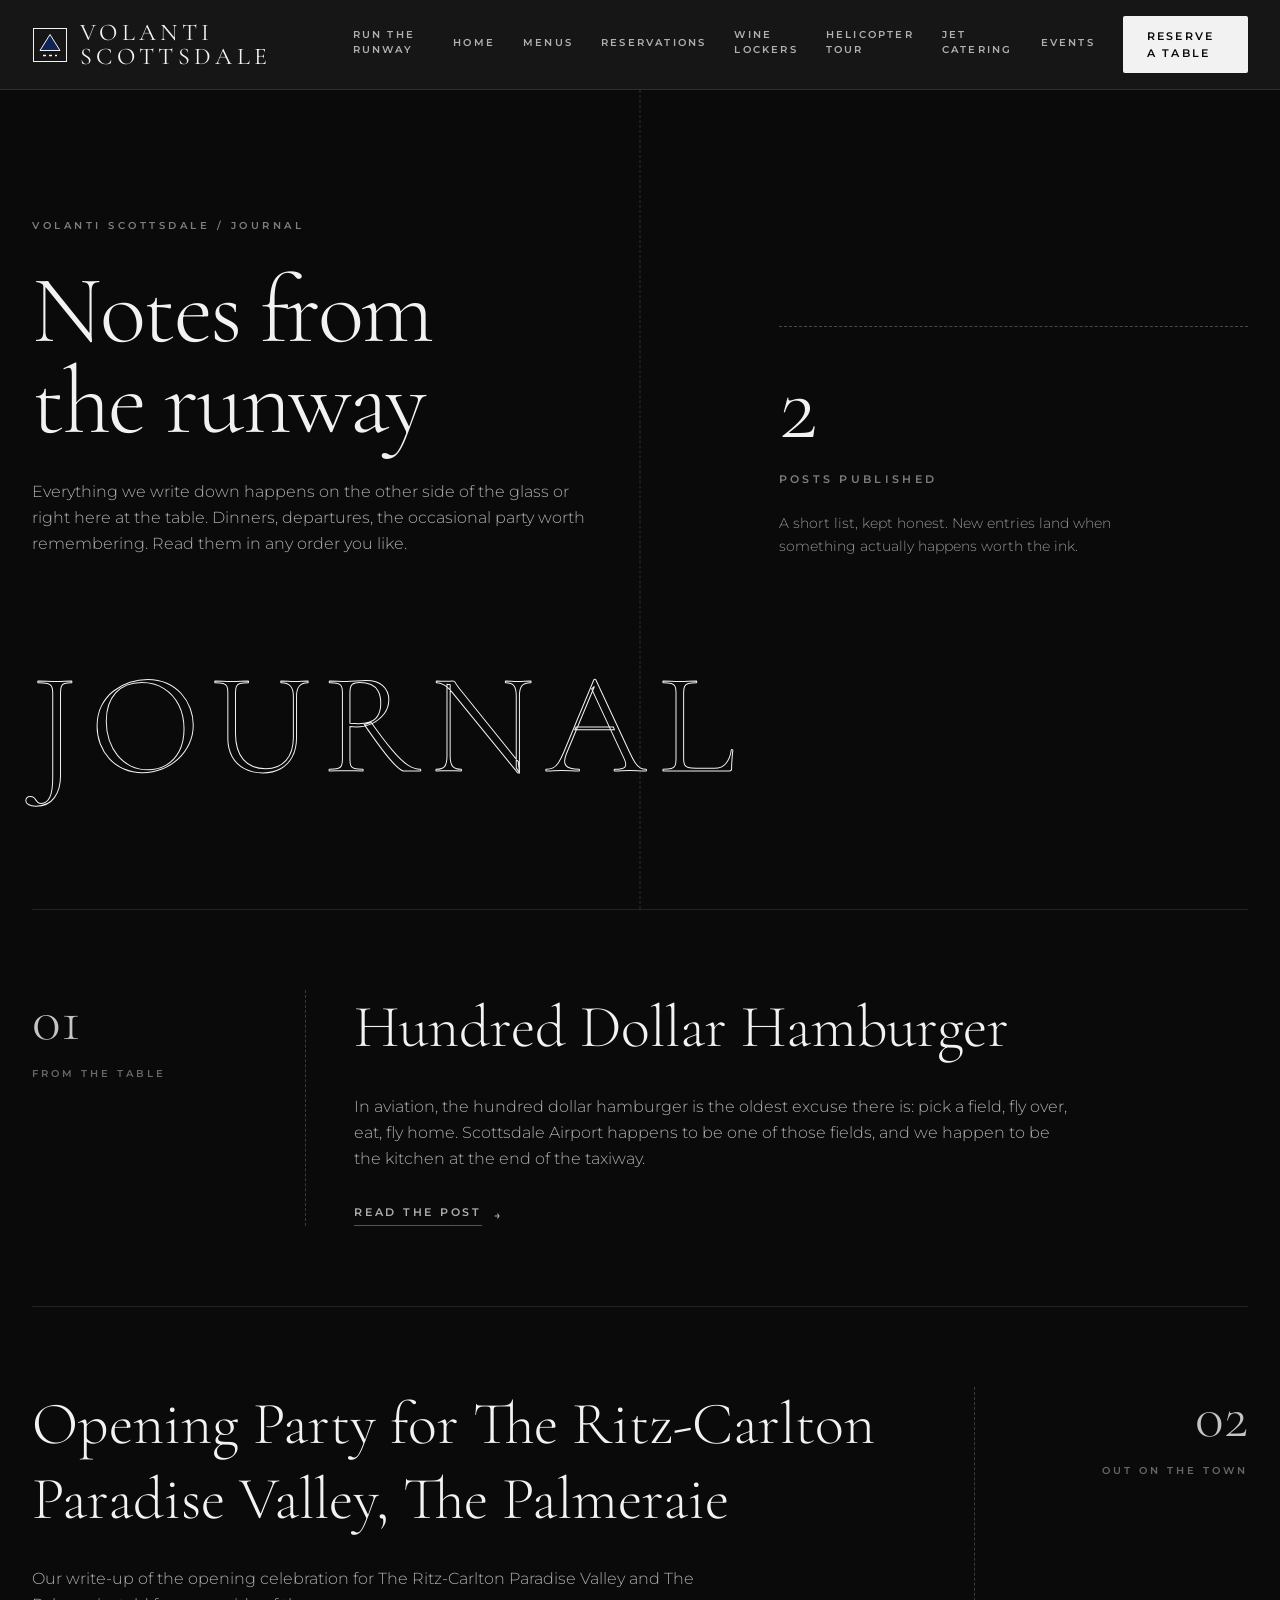
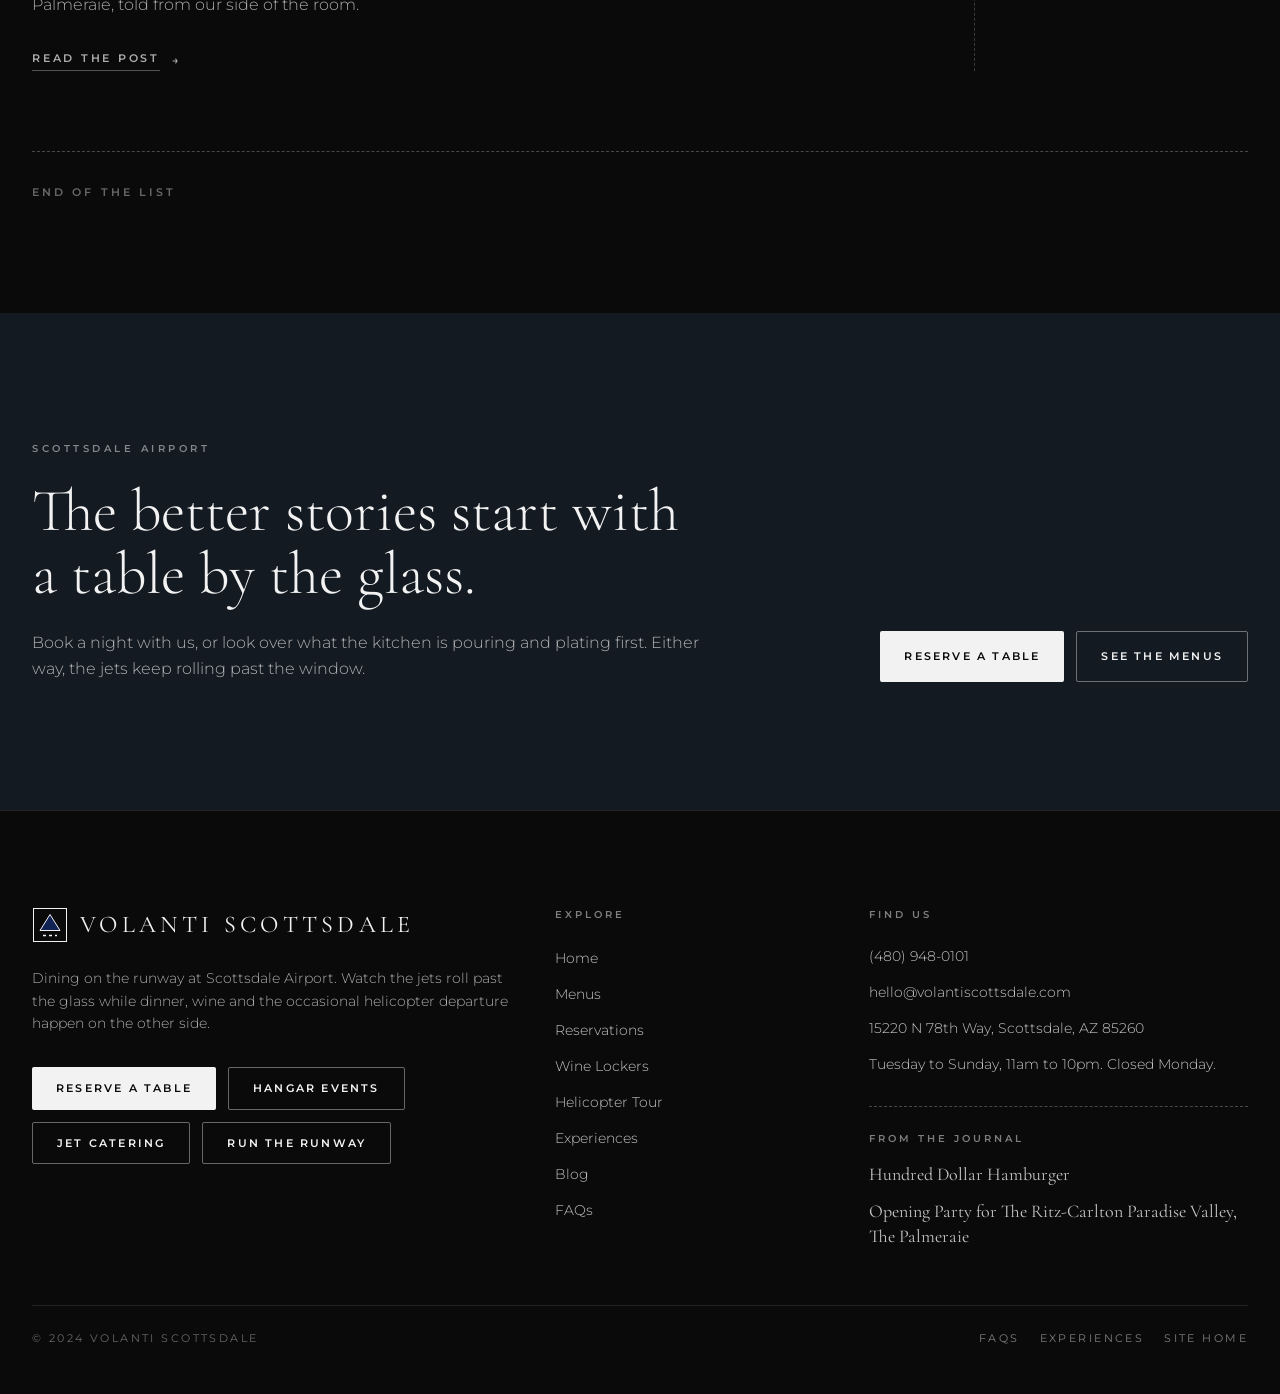
<file: blog.html>
<!DOCTYPE html>
<html lang="en">
<head>
<meta charset="utf-8">
<meta name="viewport" content="width=device-width, initial-scale=1">
<title>Journal | VOLANTI SCOTTSDALE</title>
<meta name="description" content="The Volanti Scottsdale journal: notes from the runway at Scottsdale Airport, from the hundred dollar hamburger to the opening party for The Ritz-Carlton Paradise Valley, The Palmeraie.">
<link rel="canonical" href="https://volanti-scottsdale-f7b1.sites.tibly.ai/blog">
<meta property="og:type" content="website">
<meta property="og:url" content="https://volanti-scottsdale-f7b1.sites.tibly.ai/blog">
<meta property="og:site_name" content="VOLANTI SCOTTSDALE">
<meta property="og:title" content="Journal | VOLANTI SCOTTSDALE">
<meta property="og:description" content="The Volanti Scottsdale journal: notes from the runway at Scottsdale Airport, from the hundred dollar hamburger to the opening party for The Ritz-Carlton Paradise Valley, The Palmeraie.">
<meta name="twitter:card" content="summary_large_image">
<script type="application/ld+json" data-tibly-business>{"@context":"https://schema.org","@type":"FoodEstablishment","name":"VOLANTI SCOTTSDALE","url":"https://volanti-scottsdale-f7b1.sites.tibly.ai/"}</script>
<link rel="icon" href="/favicon.svg" type="image/svg+xml">
<link rel="preconnect" href="https://fonts.googleapis.com">
<link rel="preconnect" href="https://fonts.gstatic.com" crossorigin>
<link href="https://fonts.googleapis.com/css2?family=Cormorant+Garamond:ital,wght@0,300;0,400;0,600;1,400&family=Montserrat:wght@300;400;500;600&display=swap" rel="stylesheet">
<style>details[open] > *:not(summary){animation:tibly-acc .35s ease}@keyframes tibly-acc{from{opacity:0;transform:translateY(-4px)}}</style>
<style>@media (prefers-reduced-motion:no-preference){.tibly-fx{opacity:0;transform:translateY(24px);transition:opacity .7s ease,transform .7s ease}.tibly-fx.tibly-fx-in{opacity:1;transform:none}}</style>
<script>addEventListener('DOMContentLoaded',function(){if(!('IntersectionObserver' in window))return;var io=new IntersectionObserver(function(es){es.forEach(function(en){if(en.isIntersecting){en.target.classList.add('tibly-fx-in');io.unobserve(en.target)}})},{rootMargin:'0px 0px -8% 0px'});document.querySelectorAll('section[data-block] > *').forEach(function(el){var p=getComputedStyle(el).position;if(p==='absolute'||p==='fixed')return;if(el.getBoundingClientRect().top>innerHeight){el.classList.add('tibly-fx');io.observe(el)}})});</script>
<style>.tibly-ba{position:relative;overflow:hidden;--ba:50%;cursor:ew-resize;touch-action:pan-y;user-select:none;-webkit-user-select:none}.tibly-ba>img{display:block;width:100%;height:100%;object-fit:cover}.tibly-ba .tibly-ba-before{position:absolute;inset:0;clip-path:inset(0 calc(100% - var(--ba)) 0 0)}.tibly-ba .tibly-ba-before img{display:block;width:100%;height:100%;object-fit:cover}.tibly-ba::after{content:'';position:absolute;top:0;bottom:0;left:var(--ba);width:2px;margin-left:-1px;background:#fff;box-shadow:0 0 6px rgba(0,0,0,.55);pointer-events:none;z-index:1}.tibly-ba::before{content:'';position:absolute;top:50%;left:var(--ba);width:44px;height:44px;transform:translate(-50%,-50%);border-radius:9999px;background:rgba(0,0,0,.75) url("data:image/svg+xml,%3Csvg%20xmlns='http://www.w3.org/2000/svg'%20viewBox='0%200%2024%2024'%20fill='%23fff'%3E%3Cpath%20d='M9%206l-6%206%206%206zM15%206l6%206-6%206z'/%3E%3C/svg%3E") center/22px 22px no-repeat;border:2px solid #fff;box-shadow:0 2px 8px rgba(0,0,0,.4);pointer-events:none;z-index:1}.tibly-ba input[type=range]{position:absolute;inset:0;width:100%;height:100%;margin:0;opacity:0;pointer-events:none;-webkit-appearance:none;appearance:none;z-index:2}.tibly-gallery-item{position:relative;overflow:hidden;margin:0;display:block;isolation:isolate}.tibly-gallery-item>img,.tibly-gallery-item>a>img{display:block;width:100%;height:100%;object-fit:cover;transition:transform 1.1s cubic-bezier(.2,.7,.2,1),filter .6s ease}.tibly-gallery-item:hover>img,.tibly-gallery-item:hover>a>img,.tibly-gallery-item:focus-within>img{transform:scale(1.06);filter:brightness(1.04)}.tibly-gallery-item>figcaption{position:absolute;left:0;right:0;bottom:0;padding:2.25rem 1rem .9rem;color:#fff;font-size:.875rem;line-height:1.35;background:linear-gradient(to top,rgba(0,0,0,.7),rgba(0,0,0,0));transform:translateY(100%);opacity:0;transition:transform .55s cubic-bezier(.2,.7,.2,1),opacity .45s ease;pointer-events:none}.tibly-gallery-item:hover>figcaption,.tibly-gallery-item:focus-within>figcaption{transform:none;opacity:1}@media (hover:none){.tibly-gallery-item>figcaption{transform:none;opacity:1}}.tibly-gallery[data-gallery-ready] .tibly-gallery-item{opacity:0;transform:translateY(28px) scale(.97);transition:opacity .7s ease,transform .9s cubic-bezier(.2,.7,.2,1);transition-delay:calc(var(--i,0)*70ms)}.tibly-gallery[data-gallery-ready] .tibly-gallery-item.is-in{opacity:1;transform:none}@media (prefers-reduced-motion:reduce){.tibly-gallery .tibly-gallery-item{opacity:1!important;transform:none!important;transition:none!important}.tibly-gallery-item>img{transition:none!important}}[data-lightbox]{cursor:zoom-in}.tibly-lb{position:fixed;inset:0;z-index:9999;background:rgba(8,8,10,.94);-webkit-backdrop-filter:blur(14px);backdrop-filter:blur(14px);display:flex;align-items:center;justify-content:center;cursor:zoom-out;padding:clamp(16px,4vw,48px);animation:tibly-lb-in .28s ease both;touch-action:pan-y}.tibly-lb.is-out{animation:tibly-lb-out .22s ease both}.tibly-lb figure{position:relative;margin:0;max-width:100%;max-height:100%;display:flex;flex-direction:column;align-items:center;cursor:default}.tibly-lb img{display:block;-webkit-user-drag:none;user-select:none;-webkit-user-select:none;max-width:100%;max-height:calc(100vh - clamp(32px,8vw,96px) - 3.5rem);object-fit:contain;border-radius:6px;box-shadow:0 30px 80px rgba(0,0,0,.6);animation:tibly-lb-img .4s cubic-bezier(.2,.7,.2,1) both}.tibly-lb figcaption{color:rgba(255,255,255,.85);font-size:.9rem;line-height:1.4;text-align:center;padding:.9rem 1rem 0;max-width:60ch;min-height:1.5rem}.tibly-lb figcaption:empty{display:none}.tibly-lb button{position:absolute;display:flex;align-items:center;justify-content:center;width:44px;height:44px;border:0;border-radius:9999px;background:rgba(255,255,255,.12);color:#fff;cursor:pointer;transition:background .2s,transform .2s;-webkit-tap-highlight-color:transparent}.tibly-lb button:hover{background:rgba(255,255,255,.24);transform:scale(1.06)}.tibly-lb button:focus-visible{outline:2px solid #fff;outline-offset:2px}.tibly-lb button svg{width:22px;height:22px;fill:none;stroke:currentColor;stroke-width:2;stroke-linecap:round;stroke-linejoin:round}.tibly-lb .tibly-lb-x{top:16px;right:16px}.tibly-lb .tibly-lb-prev,.tibly-lb .tibly-lb-next{top:50%;transform:translateY(-50%)}.tibly-lb .tibly-lb-prev:hover,.tibly-lb .tibly-lb-next:hover{transform:translateY(-50%) scale(1.06)}.tibly-lb .tibly-lb-prev{left:12px}.tibly-lb .tibly-lb-next{right:12px}.tibly-lb .tibly-lb-n{position:absolute;top:24px;left:50%;transform:translateX(-50%);color:rgba(255,255,255,.7);font-size:.8rem;letter-spacing:.08em;font-variant-numeric:tabular-nums}.tibly-lb[data-single] .tibly-lb-prev,.tibly-lb[data-single] .tibly-lb-next,.tibly-lb[data-single] .tibly-lb-n{display:none}@keyframes tibly-lb-in{from{opacity:0}to{opacity:1}}@keyframes tibly-lb-out{from{opacity:1}to{opacity:0}}@keyframes tibly-lb-img{from{opacity:0;transform:scale(.92) translateY(12px)}to{opacity:1;transform:none}}@media (prefers-reduced-motion:reduce){.tibly-lb,.tibly-lb img,.tibly-lb.is-out{animation:none!important}}</style>
<script>document.addEventListener('input',function(e){var t=e.target;if(!t||t.type!=='range')return;var c=t.closest&&t.closest('.tibly-ba');if(c)c.style.setProperty('--ba',t.value+'%')});document.addEventListener('pointerdown',function(e){var c=e.target.closest&&e.target.closest('.tibly-ba');if(!c||e.button>0)return;e.preventDefault();var inp=c.querySelector('input[type=range]');var set=function(x){var r=c.getBoundingClientRect();if(!r.width)return;var p=Math.max(0,Math.min(100,(x-r.left)*100/r.width));c.style.setProperty('--ba',p+'%');if(inp)inp.value=Math.round(p)};set(e.clientX);var mv=function(ev){set(ev.clientX)};var up=function(){document.removeEventListener('pointermove',mv);document.removeEventListener('pointerup',up);document.removeEventListener('pointercancel',up)};document.addEventListener('pointermove',mv);document.addEventListener('pointerup',up);document.addEventListener('pointercancel',up)});document.addEventListener('click',function(e){var im=e.target.closest&&e.target.closest('[data-lightbox]');if(!im||!(im.currentSrc||im.src)||e.target.closest('.tibly-lb'))return;e.preventDefault();var scope=im.closest('.tibly-gallery')||im.closest('section')||im.parentNode;var set=Array.prototype.filter.call(scope.querySelectorAll('[data-lightbox]'),function(x){return x.currentSrc||x.src});var i=Math.max(0,set.indexOf(im));var o=document.createElement('div');o.className='tibly-lb';o.setAttribute('role','dialog');o.setAttribute('aria-modal','true');o.setAttribute('aria-label','Photo viewer');if(set.length<2)o.setAttribute('data-single','');var svgL='<svg viewBox="0 0 24 24"><path d="M15 6l-6 6 6 6"/></svg>',svgR='<svg viewBox="0 0 24 24"><path d="M9 6l6 6-6 6"/></svg>',svgX='<svg viewBox="0 0 24 24"><path d="M6 6l12 12M18 6L6 18"/></svg>';o.innerHTML='<span class="tibly-lb-n"></span><figure><img alt="" draggable="false"><figcaption></figcaption></figure><button type="button" class="tibly-lb-prev" aria-label="Previous photo">'+svgL+'</button><button type="button" class="tibly-lb-next" aria-label="Next photo">'+svgR+'</button><button type="button" class="tibly-lb-x" aria-label="Close">'+svgX+'</button>';var big=o.querySelector('img'),cap=o.querySelector('figcaption'),n=o.querySelector('.tibly-lb-n');var capOf=function(x){var f=x.closest('figure'),c=f&&f.querySelector('figcaption');return (c&&c.textContent.trim())||x.alt||''};var show=function(k){i=(k+set.length)%set.length;var x=set[i];big.style.animation='none';void big.offsetWidth;big.style.animation='';big.src=x.currentSrc||x.src;big.alt=x.alt||'';cap.textContent=capOf(x);n.textContent=(i+1)+' / '+set.length;[set[(i+1)%set.length],set[(i-1+set.length)%set.length]].forEach(function(p){if(p&&p!==x){var pre=new Image();pre.src=p.currentSrc||p.src}})};var prevOverflow=document.documentElement.style.overflow;document.documentElement.style.overflow='hidden';var close=function(){document.removeEventListener('keydown',key);o.classList.add('is-out');var done=function(){o.remove();document.documentElement.style.overflow=prevOverflow;try{im.focus({preventScroll:true})}catch(_){}};if(matchMedia('(prefers-reduced-motion:reduce)').matches)done();else setTimeout(done,220)};var key=function(ev){if(ev.key==='Escape')close();else if(ev.key==='ArrowRight')show(i+1);else if(ev.key==='ArrowLeft')show(i-1)};document.addEventListener('keydown',key);var swiped=false;o.addEventListener('click',function(ev){if(swiped){swiped=false;return}var b=ev.target.closest('button');if(b){ev.stopPropagation();if(b.classList.contains('tibly-lb-prev'))show(i-1);else if(b.classList.contains('tibly-lb-next'))show(i+1);else close();return}if(!ev.target.closest('figure'))close()});var x0=null;o.addEventListener('pointerdown',function(ev){x0=ev.clientX});o.addEventListener('pointerup',function(ev){if(x0===null)return;var dx=ev.clientX-x0;x0=null;if(Math.abs(dx)>40&&set.length>1){swiped=true;show(dx<0?i+1:i-1)}});show(i);document.body.appendChild(o);var xb=o.querySelector('.tibly-lb-x');if(xb)xb.focus({preventScroll:true})});document.addEventListener('click',function(e){var x=e.target.closest&&e.target.closest('[data-announce-close]');if(!x)return;var b=x.closest('[data-announce]');if(b){b.style.display='none';try{sessionStorage.setItem('tibly-announce','1')}catch(_){}}});addEventListener('DOMContentLoaded',function(){try{if(sessionStorage.getItem('tibly-announce')==='1'){var b=document.querySelector('[data-announce]');if(b)b.style.display='none'}}catch(_){}if('IntersectionObserver' in window&&!matchMedia('(prefers-reduced-motion:reduce)').matches){var els=document.querySelectorAll('[data-count]');if(els.length){var io=new IntersectionObserver(function(es){es.forEach(function(en){if(!en.isIntersecting)return;io.unobserve(en.target);var el=en.target,s=el.textContent||'',m=s.match(/[\d,]*\d(?:\.\d+)?/);if(!m)return;var raw=m[0],num=parseFloat(raw.replace(/,/g,''));if(!isFinite(num))return;if(!el.getAttribute('data-count'))el.setAttribute('data-count',s);var pre=s.slice(0,m.index),post=s.slice(m.index+raw.length),grp=raw.indexOf(',')>=0,dec=(raw.split('.')[1]||'').length,t0=performance.now();requestAnimationFrame(function tick(now){var p=Math.min((now-t0)/1400,1);p=1-Math.pow(1-p,3);var v=(num*p).toFixed(dec);if(grp)v=Number(v).toLocaleString('en-US',{minimumFractionDigits:dec});el.textContent=pre+v+post;if(p<1)requestAnimationFrame(tick)})})},{rootMargin:'0px 0px -10% 0px'});els.forEach(function(el){io.observe(el)})}}if('IntersectionObserver' in window&&!matchMedia('(prefers-reduced-motion:reduce)').matches){document.querySelectorAll('.tibly-gallery').forEach(function(g){var items=g.querySelectorAll('.tibly-gallery-item');if(!items.length)return;var gio=new IntersectionObserver(function(es){es.forEach(function(en){if(!en.isIntersecting)return;gio.unobserve(en.target);en.target.classList.add('is-in')})},{rootMargin:'0px 0px -8% 0px',threshold:.1});var watch=function(el,k){el.style.setProperty('--i',k%12);gio.observe(el)};items.forEach(watch);g.setAttribute('data-gallery-ready','');if('MutationObserver' in window)new MutationObserver(function(ms){ms.forEach(function(m){m.addedNodes.forEach(function(nd){if(nd.nodeType===1&&nd.classList&&nd.classList.contains('tibly-gallery-item'))watch(nd,0)})})}).observe(g,{childList:true})})}var badge=document.querySelector('[data-tibly-open]');if(badge){var src=document.querySelector('[data-tibly-field="hours"]');var txt=(src&&src.textContent||'').toLowerCase();var days=['sun','mon','tue','wed','thu','fri','sat'];var toMin=function(h,mm,ap){h=+h;mm=+(mm||0);if(ap==='pm'&&h!==12)h+=12;if(ap==='am'&&h===12)h=0;return h*60+mm};var spans=[];var re=/(sun|mon|tue|wed|thu|fri|sat|daily|every ?day)[a-z]*\s*(?:[-\u2013\u2014]\s*(sun|mon|tue|wed|thu|fri|sat)[a-z]*)?\s*:?\s*(\d{1,2})(?::(\d{2}))?\s*(am|pm)?\s*[-\u2013\u2014]\s*(\d{1,2})(?::(\d{2}))?\s*(am|pm)?/g,mm;while((mm=re.exec(txt))){var d1=mm[1].slice(0,3),d2=mm[2],ap1=mm[5]||(mm[8]==='pm'&&+mm[3]<=+mm[6]?'am':mm[8]),o=toMin(mm[3],mm[4],ap1),c=toMin(mm[6],mm[7],mm[8]);var from=d1==='dai'||d1==='eve'?0:days.indexOf(d1),to=d2?days.indexOf(d2.slice(0,3)):(d1==='dai'||d1==='eve'?6:from);if(from<0)continue;for(var d=from;;d=(d+1)%7){spans.push([d,o,c]);if(d===to)break}}if(spans.length){var now=new Date(),cur=now.getDay(),min=now.getHours()*60+now.getMinutes();var open=spans.some(function(s){return s[0]===cur&&min>=s[1]&&min<s[2]});badge.textContent=open?(badge.getAttribute('data-open-text')||'Open now'):(badge.getAttribute('data-closed-text')||'Closed now');badge.setAttribute('data-state',open?'open':'closed');badge.hidden=false}}});</script>
<style>header a[aria-current="page"]:not(:has(img,svg)){text-decoration:underline;text-underline-offset:4px;text-decoration-thickness:1px}</style>
<style>#nav-open~[class*="peer-checked:"][class*="fixed"]{min-height:100vh;min-height:100dvh}@media (prefers-reduced-motion:no-preference){label[for="nav-open"] span{transition:transform .3s ease,opacity .2s ease}header:has(#nav-open:checked) label[for="nav-open"]:not([aria-label="Close" i]) span:not(:has(span)):nth-of-type(1){transform:translateY(8px) rotate(45deg)}header:has(#nav-open:checked) label[for="nav-open"]:not([aria-label="Close" i]) span:not(:has(span)):nth-of-type(2){opacity:0}header:has(#nav-open:checked) label[for="nav-open"]:not([aria-label="Close" i]) span:not(:has(span)):nth-of-type(3){transform:translateY(-8px) rotate(-45deg)}#nav-open:checked~[class*="peer-checked:"]{animation:tibly-nav-in .25s ease}#nav-open:checked~[class*="peer-checked:"] label[for="nav-open"]{display:inline-block;animation:tibly-x-in .35s ease}@keyframes tibly-nav-in{from{opacity:0;transform:translateY(10px)}}@keyframes tibly-x-in{from{opacity:0;transform:rotate(-90deg) scale(.6)}}}</style>
<link rel="stylesheet" href="/styles.css?v=e0518df8">
</head>
<body>
<!-- block:header -->
<header class="sticky top-0 z-40 border-b border-white/10 bg-night/95 text-ink">
  <input type="checkbox" id="nav-open" class="peer sr-only">

  <div class="mx-auto flex w-full max-w-7xl items-center justify-between gap-4 px-5 py-4 sm:px-8">
    <a href="/" class="group flex items-center gap-3">
      <svg viewBox="0 0 36 36" class="h-9 w-9 shrink-0 text-ink transition-transform duration-500 group-hover:rotate-3" aria-hidden="true">
        <rect x="1.5" y="1.5" width="33" height="33" fill="none" stroke="currentColor" stroke-width="1"></rect>
        <path d="M8 23.5 L18 7.5 L28 23.5 Z" fill="#112255" stroke="currentColor" stroke-width="1"></path>
        <line x1="11" y1="28.5" x2="25" y2="28.5" stroke="currentColor" stroke-width="1.5" stroke-dasharray="3 3"></line>
      </svg>
      <span data-tibly-field="business-name" class="font-display text-xl leading-none tracking-[0.18em] sm:text-2xl">VOLANTI SCOTTSDALE</span>
    </a>

    <nav class="hidden items-center gap-5 lg:flex xl:gap-7" aria-label="Primary">
      <a href="https://runtherunwayaz.org" target="_blank" rel="noopener" class="border-b border-transparent pb-1 font-body text-[10px] font-semibold uppercase tracking-[0.22em] text-ink/70 transition-colors duration-300 hover:border-ink hover:text-ink">Run the Runway</a>
      <a href="/" class="border-b border-transparent pb-1 font-body text-[10px] font-semibold uppercase tracking-[0.22em] text-ink/70 transition-colors duration-300 hover:border-ink hover:text-ink">Home</a>
      <a href="/menus" class="border-b border-transparent pb-1 font-body text-[10px] font-semibold uppercase tracking-[0.22em] text-ink/70 transition-colors duration-300 hover:border-ink hover:text-ink">Menus</a>
      <a href="/9967610" class="border-b border-transparent pb-1 font-body text-[10px] font-semibold uppercase tracking-[0.22em] text-ink/70 transition-colors duration-300 hover:border-ink hover:text-ink">Reservations</a>
      <a href="/wine-lockers" class="border-b border-transparent pb-1 font-body text-[10px] font-semibold uppercase tracking-[0.22em] text-ink/70 transition-colors duration-300 hover:border-ink hover:text-ink">Wine Lockers</a>
      <a href="/helicopter" class="border-b border-transparent pb-1 font-body text-[10px] font-semibold uppercase tracking-[0.22em] text-ink/70 transition-colors duration-300 hover:border-ink hover:text-ink">Helicopter Tour</a>
      <a href="https://www.volantijetcatering.com" target="_blank" rel="noopener" class="border-b border-transparent pb-1 font-body text-[10px] font-semibold uppercase tracking-[0.22em] text-ink/70 transition-colors duration-300 hover:border-ink hover:text-ink">Jet Catering</a>
      <a href="https://volantihangarevents.com" target="_blank" rel="noopener" class="border-b border-transparent pb-1 font-body text-[10px] font-semibold uppercase tracking-[0.22em] text-ink/70 transition-colors duration-300 hover:border-ink hover:text-ink">Events</a>
      <a href="https://www.sevenrooms.com/explore/volanti/reservations/create/search/" target="_blank" rel="noopener" class="btn">Reserve a Table</a>
    </nav>

    <label for="nav-open" class="cursor-pointer p-2 lg:hidden" aria-label="Menu">
      <span class="block h-px w-7 bg-ink"></span>
      <span class="mt-2 block h-px w-7 bg-ink"></span>
      <span class="mt-2 block h-px w-7 bg-ink"></span>
    </label>
  </div>

  <div class="hidden flex-col bg-night peer-checked:flex lg:hidden fixed inset-0 z-50 overflow-y-auto">
    <div class="flex items-center justify-between border-b border-white/10 px-5 py-4 sm:px-8">
      <span class="flex items-center gap-3">
        <svg viewBox="0 0 36 36" class="h-9 w-9 shrink-0 text-ink" aria-hidden="true">
          <rect x="1.5" y="1.5" width="33" height="33" fill="none" stroke="currentColor" stroke-width="1"></rect>
          <path d="M8 23.5 L18 7.5 L28 23.5 Z" fill="#112255" stroke="currentColor" stroke-width="1"></path>
          <line x1="11" y1="28.5" x2="25" y2="28.5" stroke="currentColor" stroke-width="1.5" stroke-dasharray="3 3"></line>
        </svg>
        <span class="font-display text-xl leading-none tracking-[0.18em] text-ink">VOLANTI SCOTTSDALE</span>
      </span>
      <label for="nav-open" aria-label="Close" class="cursor-pointer p-2">
        <svg viewBox="0 0 24 24" class="h-7 w-7 text-ink" fill="none" stroke="currentColor" stroke-width="1.25" aria-hidden="true">
          <line x1="5" y1="5" x2="19" y2="19"></line>
          <line x1="19" y1="5" x2="5" y2="19"></line>
        </svg>
      </label>
    </div>

    <nav class="flex flex-1 flex-col justify-center gap-5 px-5 py-10 sm:px-8" aria-label="Mobile">
      <a href="https://runtherunwayaz.org" target="_blank" rel="noopener" class="font-display text-3xl tracking-wide text-ink/80 transition-colors hover:text-ink">Run the Runway</a>
      <a href="/" class="font-display text-3xl tracking-wide text-ink transition-colors hover:text-ink/70">Home</a>
      <a href="/menus" class="font-display text-3xl tracking-wide text-ink transition-colors hover:text-ink/70">Menus</a>
      <a href="/9967610" class="font-display text-3xl tracking-wide text-ink transition-colors hover:text-ink/70">Reservations</a>
      <a href="/wine-lockers" class="font-display text-3xl tracking-wide text-ink transition-colors hover:text-ink/70">Wine Lockers</a>
      <a href="/helicopter" class="font-display text-3xl tracking-wide text-ink transition-colors hover:text-ink/70">Helicopter Tour</a>
      <a href="https://www.volantijetcatering.com" target="_blank" rel="noopener" class="font-display text-3xl tracking-wide text-ink transition-colors hover:text-ink/70">Jet Catering</a>
      <a href="https://volantihangarevents.com" target="_blank" rel="noopener" class="font-display text-3xl tracking-wide text-ink transition-colors hover:text-ink/70">Events</a>
    </nav>

    <div class="border-t border-white/10 px-5 py-6 sm:px-8">
      <a href="https://www.sevenrooms.com/explore/volanti/reservations/create/search/" target="_blank" rel="noopener" class="btn w-full py-4">Reserve a Table</a>
    </div>
  </div>
</header>
<!-- /block:header -->
<!-- block:statement-hero -->
<section class="relative overflow-hidden bg-night pb-20 pt-20 text-ink md:pb-28 md:pt-32" data-block="statement-hero">
  <div class="pointer-events-none absolute inset-y-0 left-1/2 hidden w-px -translate-x-1/2 border-l border-dashed border-white/15 lg:block" aria-hidden="true"></div>

  <div class="relative mx-auto w-full max-w-7xl px-5 sm:px-8">
    <div class="grid grid-cols-1 gap-12 lg:grid-cols-12 lg:gap-16">
      <div class="lg:col-span-6">
        <p class="font-body text-[10px] font-semibold uppercase tracking-[0.35em] text-ink/50">
          <span data-tibly-field="business-name">VOLANTI SCOTTSDALE</span> / Journal
        </p>
        <h1 class="mt-8 font-display text-5xl font-light leading-[0.95] tracking-tight md:text-7xl lg:text-8xl">
          Notes from<br class="hidden sm:block"> the runway
        </h1>
        <p class="mt-8 max-w-prose font-body text-base font-light leading-relaxed text-ink/70">
          Everything we write down happens on the other side of the glass or right here at the table. Dinners, departures, the occasional party worth remembering. Read them in any order you like.
        </p>
      </div>

      <div class="lg:col-span-5 lg:col-start-8 lg:self-end">
        <div class="border-t border-dashed border-white/25 pt-8">
          <p class="font-display text-7xl font-light leading-none text-ink md:text-8xl">
            <span data-count>02</span>
          </p>
          <p class="mt-4 font-body text-[11px] font-semibold uppercase tracking-[0.3em] text-ink/50">Posts published</p>
          <p class="mt-6 max-w-sm font-body text-sm font-light leading-relaxed text-ink/60">
            A short list, kept honest. New entries land when something actually happens worth the ink.
          </p>
        </div>
      </div>
    </div>

    <p class="mt-16 select-none font-display text-6xl font-light leading-none tracking-[0.08em] text-transparent [-webkit-text-stroke:1px_var(--color-ink)] sm:text-8xl md:mt-24 md:text-[9rem]" aria-hidden="true">
      JOURNAL
    </p>
  </div>
</section>
<!-- /block:statement-hero -->
<!-- block:feature-rows -->
<section class="bg-night pb-20 text-ink md:pb-28" data-block="feature-rows">
  <div class="mx-auto w-full max-w-7xl px-5 sm:px-8">

    <article class="group grid grid-cols-1 gap-6 border-t border-white/10 py-12 md:grid-cols-12 md:gap-10 md:py-20">
      <div class="md:col-span-3 md:border-r md:border-dashed md:border-white/20 md:pr-8">
        <p class="font-display text-5xl font-light leading-none text-ink/80 transition-colors duration-500 group-hover:text-ink md:text-6xl">01</p>
        <p class="mt-4 font-body text-[10px] font-semibold uppercase tracking-[0.3em] text-ink/40">From the table</p>
      </div>
      <div class="md:col-span-9 md:pl-2">
        <h2 class="font-display text-4xl font-light leading-tight md:text-5xl lg:text-6xl">
          <a href="/blog-hundred-dollar-hamburger" class="inline-block border-b border-transparent pb-1 transition-colors duration-300 hover:border-ink hover:text-white">
            Hundred Dollar Hamburger
          </a>
        </h2>
        <p class="mt-6 max-w-prose font-body text-base font-light leading-relaxed text-ink/70">
          In aviation, the hundred dollar hamburger is the oldest excuse there is: pick a field, fly over, eat, fly home. Scottsdale Airport happens to be one of those fields, and we happen to be the kitchen at the end of the taxiway.
        </p>
        <a href="/blog-hundred-dollar-hamburger" class="mt-8 inline-flex items-center gap-3 font-body text-[11px] font-semibold uppercase tracking-[0.25em] text-ink/70 transition-colors duration-300 hover:text-ink">
          <span class="border-b border-white/30 pb-1 transition-colors duration-300 group-hover:border-ink">Read the post</span>
          <span aria-hidden="true" class="transition-transform duration-300 group-hover:translate-x-1">&rarr;</span>
        </a>
      </div>
    </article>

    <article class="group grid grid-cols-1 gap-6 border-t border-white/10 py-12 md:grid-cols-12 md:gap-10 md:py-20">
      <div class="md:order-2 md:col-span-3 md:border-l md:border-dashed md:border-white/20 md:pl-8 md:text-right">
        <p class="font-display text-5xl font-light leading-none text-ink/80 transition-colors duration-500 group-hover:text-ink md:text-6xl">02</p>
        <p class="mt-4 font-body text-[10px] font-semibold uppercase tracking-[0.3em] text-ink/40">Out on the town</p>
      </div>
      <div class="md:order-1 md:col-span-9 md:pr-2">
        <h2 class="font-display text-4xl font-light leading-tight md:text-5xl lg:text-6xl">
          <a href="/blog-opening-party-for-the-ritz-carlton-paradise-valley-the" class="inline-block border-b border-transparent pb-1 transition-colors duration-300 hover:border-ink hover:text-white">
            Opening Party for The Ritz-Carlton Paradise Valley, The Palmeraie
          </a>
        </h2>
        <p class="mt-6 max-w-prose font-body text-base font-light leading-relaxed text-ink/70">
          Our write-up of the opening celebration for The Ritz-Carlton Paradise Valley and The Palmeraie, told from our side of the room.
        </p>
        <a href="/blog-opening-party-for-the-ritz-carlton-paradise-valley-the" class="mt-8 inline-flex items-center gap-3 font-body text-[11px] font-semibold uppercase tracking-[0.25em] text-ink/70 transition-colors duration-300 hover:text-ink">
          <span class="border-b border-white/30 pb-1 transition-colors duration-300 group-hover:border-ink">Read the post</span>
          <span aria-hidden="true" class="transition-transform duration-300 group-hover:translate-x-1">&rarr;</span>
        </a>
      </div>
    </article>

    <div class="border-t border-dashed border-white/25 pt-8">
      <p class="font-body text-[11px] font-semibold uppercase tracking-[0.28em] text-ink/40">End of the list</p>
    </div>
  </div>
</section>
<!-- /block:feature-rows -->
<!-- block:editorial-cta -->
<section class="bg-surface py-20 text-ink md:py-32" data-block="editorial-cta">
  <div class="mx-auto w-full max-w-7xl px-5 sm:px-8">
    <div class="grid grid-cols-1 gap-10 lg:grid-cols-12 lg:items-end lg:gap-16">
      <div class="lg:col-span-7">
        <p class="font-body text-[10px] font-semibold uppercase tracking-[0.35em] text-ink/50">Scottsdale Airport</p>
        <h2 class="mt-6 font-display text-4xl font-light leading-[1.05] md:text-6xl">
          The better stories start with a table by the glass.
        </h2>
        <p class="mt-6 max-w-prose font-body text-base font-light leading-relaxed text-ink/70">
          Book a night with us, or look over what the kitchen is pouring and plating first. Either way, the jets keep rolling past the window.
        </p>
      </div>

      <div class="lg:col-span-5">
        <div class="flex flex-col gap-3 border-t border-white/10 pt-8 sm:flex-row sm:flex-wrap lg:justify-end lg:border-0 lg:pt-0" data-tibly-field="links">
          <a href="https://www.sevenrooms.com/explore/volanti/reservations/create/search/" target="_blank" rel="noopener" class="btn w-full py-4 sm:w-auto">Reserve a Table</a>
          <a href="/menus" class="btn-secondary w-full py-4 sm:w-auto">See the Menus</a>
        </div>
      </div>
    </div>
  </div>
</section>
<!-- /block:editorial-cta -->
<!-- block:footer -->
<footer class="border-t border-white/10 bg-night pb-24 pt-16 text-ink md:pb-12 md:pt-24">
  <div class="mx-auto w-full max-w-7xl px-5 sm:px-8">
    <div class="grid grid-cols-1 gap-12 md:grid-cols-12 md:gap-10">

      <div class="md:col-span-5">
        <div class="flex items-center gap-3">
          <svg viewBox="0 0 36 36" class="h-9 w-9 shrink-0 text-ink" aria-hidden="true">
            <rect x="1.5" y="1.5" width="33" height="33" fill="none" stroke="currentColor" stroke-width="1"></rect>
            <path d="M8 23.5 L18 7.5 L28 23.5 Z" fill="#112255" stroke="currentColor" stroke-width="1"></path>
            <line x1="11" y1="28.5" x2="25" y2="28.5" stroke="currentColor" stroke-width="1.5" stroke-dasharray="3 3"></line>
          </svg>
          <span data-tibly-field="business-name" class="font-display text-2xl leading-none tracking-[0.18em]">VOLANTI SCOTTSDALE</span>
        </div>
        <p class="mt-6 max-w-prose font-body text-sm font-light leading-relaxed text-ink/70">
          Dining on the runway at Scottsdale Airport. Watch the jets roll past the glass while dinner, wine and the occasional helicopter departure happen on the other side.
        </p>
        <div class="mt-8 flex flex-wrap gap-3" data-tibly-field="links">
          <a href="https://www.sevenrooms.com/explore/volanti/reservations/create/search/" target="_blank" rel="noopener" class="btn">Reserve a Table</a>
          <a href="https://volantihangarevents.com" target="_blank" rel="noopener" class="btn-secondary">Hangar Events</a>
          <a href="https://www.volantijetcatering.com" target="_blank" rel="noopener" class="btn-secondary">Jet Catering</a>
          <a href="https://runtherunwayaz.org" target="_blank" rel="noopener" class="btn-secondary">Run the Runway</a>
        </div>
      </div>

      <div class="md:col-span-3">
        <h2 class="font-body text-[10px] font-semibold uppercase tracking-[0.3em] text-ink/50">Explore</h2>
        <ul class="mt-6 space-y-3">
          <li><a href="/" class="font-body text-sm font-light text-ink/80 transition-colors duration-300 hover:text-ink">Home</a></li>
          <li><a href="/menus" class="font-body text-sm font-light text-ink/80 transition-colors duration-300 hover:text-ink">Menus</a></li>
          <li><a href="/9967610" class="font-body text-sm font-light text-ink/80 transition-colors duration-300 hover:text-ink">Reservations</a></li>
          <li><a href="/wine-lockers" class="font-body text-sm font-light text-ink/80 transition-colors duration-300 hover:text-ink">Wine Lockers</a></li>
          <li><a href="/helicopter" class="font-body text-sm font-light text-ink/80 transition-colors duration-300 hover:text-ink">Helicopter Tour</a></li>
          <li><a href="/experiences" class="font-body text-sm font-light text-ink/80 transition-colors duration-300 hover:text-ink">Experiences</a></li>
          <li><a href="/blog" class="font-body text-sm font-light text-ink/80 transition-colors duration-300 hover:text-ink">Blog</a></li>
          <li><a href="/faqs" class="font-body text-sm font-light text-ink/80 transition-colors duration-300 hover:text-ink">FAQs</a></li>
        </ul>
      </div>

      <div class="md:col-span-4">
        <h2 class="font-body text-[10px] font-semibold uppercase tracking-[0.3em] text-ink/50">Find Us</h2>
        <ul class="mt-6 space-y-4 font-body text-sm font-light">
          <li>
            <a href="tel:+14809480101" class="transition-colors duration-300 hover:text-ink">
              <span data-tibly-field="phone" class="text-ink/80 transition-colors duration-300 hover:text-ink">(480) 948-0101</span>
            </a>
          </li>
          <li>
            <a href="mailto:hello@volantiscottsdale.com" class="break-words transition-colors duration-300 hover:text-ink">
              <span data-tibly-field="email" class="text-ink/80">hello@volantiscottsdale.com</span>
            </a>
          </li>
          <li>
            <span data-tibly-field="address" class="block text-ink/80">15220 N 78th Way, Scottsdale, AZ 85260</span>
          </li>
          <li>
            <span data-tibly-field="hours" class="block text-ink/80">Tuesday to Sunday, 11am to 10pm. Closed Monday.</span>
          </li>
        </ul>

        <div class="mt-8 border-t border-dashed border-white/25 pt-6">
          <h3 class="font-body text-[10px] font-semibold uppercase tracking-[0.3em] text-ink/50">From the Journal</h3>
          <ul class="mt-4 space-y-3">
            <li><a href="/blog-hundred-dollar-hamburger" class="font-display text-lg leading-snug text-ink/80 transition-colors duration-300 hover:text-ink">Hundred Dollar Hamburger</a></li>
            <li><a href="/blog-opening-party-for-the-ritz-carlton-paradise-valley-the" class="font-display text-lg leading-snug text-ink/80 transition-colors duration-300 hover:text-ink">Opening Party for The Ritz-Carlton Paradise Valley, The Palmeraie</a></li>
          </ul>
        </div>
      </div>
    </div>

    <div class="mt-14 flex flex-col gap-4 border-t border-white/10 pt-6 sm:flex-row sm:items-center sm:justify-between">
      <p class="font-body text-[11px] uppercase tracking-[0.22em] text-ink/40">&copy; 2024 VOLANTI SCOTTSDALE</p>
      <div class="flex flex-wrap gap-5">
        <a href="/faqs" class="font-body text-[11px] uppercase tracking-[0.22em] text-ink/50 transition-colors duration-300 hover:text-ink">FAQs</a>
        <a href="/experiences" class="font-body text-[11px] uppercase tracking-[0.22em] text-ink/50 transition-colors duration-300 hover:text-ink">Experiences</a>
        <a href="/home" class="font-body text-[11px] uppercase tracking-[0.22em] text-ink/50 transition-colors duration-300 hover:text-ink">Site Home</a>
      </div>
    </div>
  </div>

  <div class="fixed inset-x-0 bottom-0 z-40 border-t border-white/15 bg-night/95 p-3 md:hidden">
    <a href="tel:+14809480101" class="flex w-full items-center justify-center gap-3 rounded-sm bg-brand-600 px-6 py-4 font-body text-xs font-semibold uppercase tracking-[0.22em] text-ink transition-colors duration-300 hover:bg-brand-500">
      <svg viewBox="0 0 24 24" class="h-4 w-4" fill="none" stroke="currentColor" stroke-width="1.5" aria-hidden="true">
        <path d="M6.5 3.5h3l1.5 4-2 1.5a12 12 0 0 0 6 6l1.5-2 4 1.5v3a1.5 1.5 0 0 1-1.7 1.5A17.5 17.5 0 0 1 5 5.2 1.5 1.5 0 0 1 6.5 3.5z"></path>
      </svg>
      <span data-tibly-field="phone">(480) 948-0101</span>
    </a>
  </div>
</footer>
<!-- /block:footer -->
  <script async src="https://api.tibly.ai/widget/v1.js"></script>
</body>
</html>
</file>
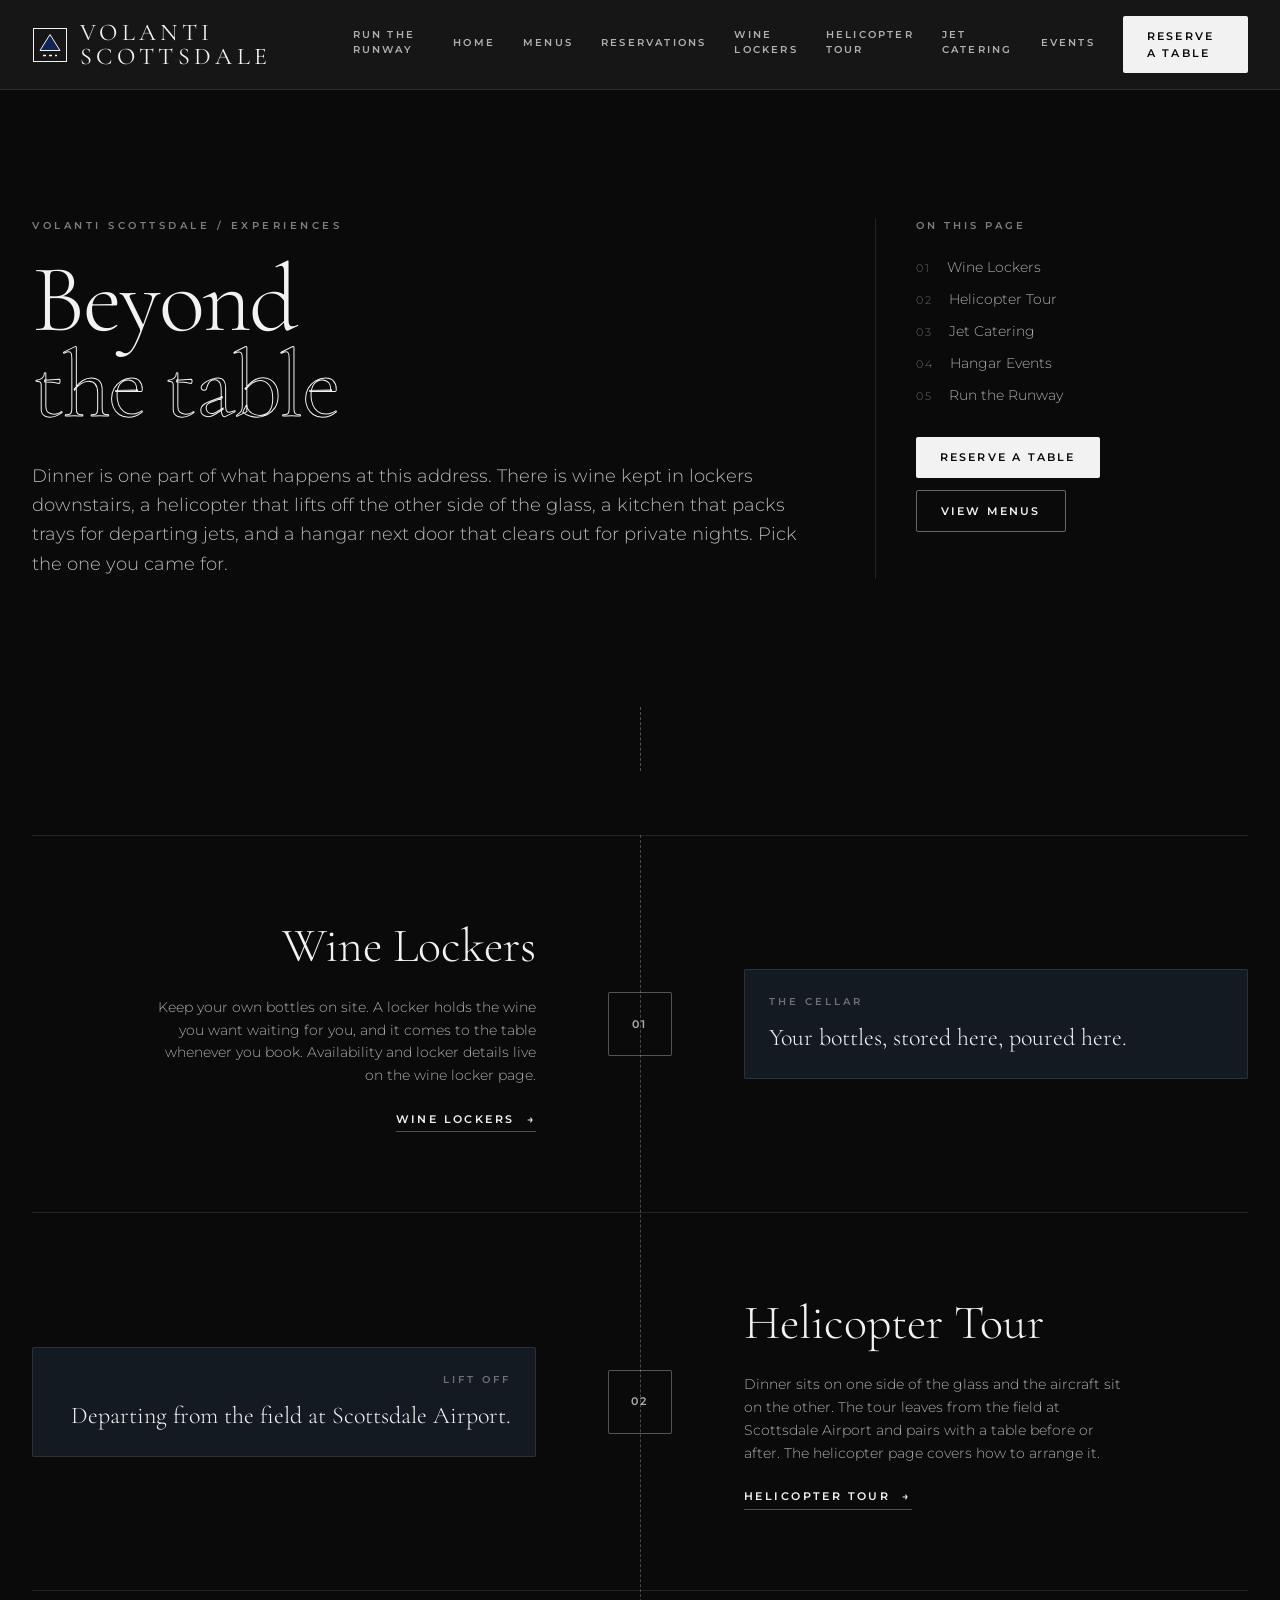
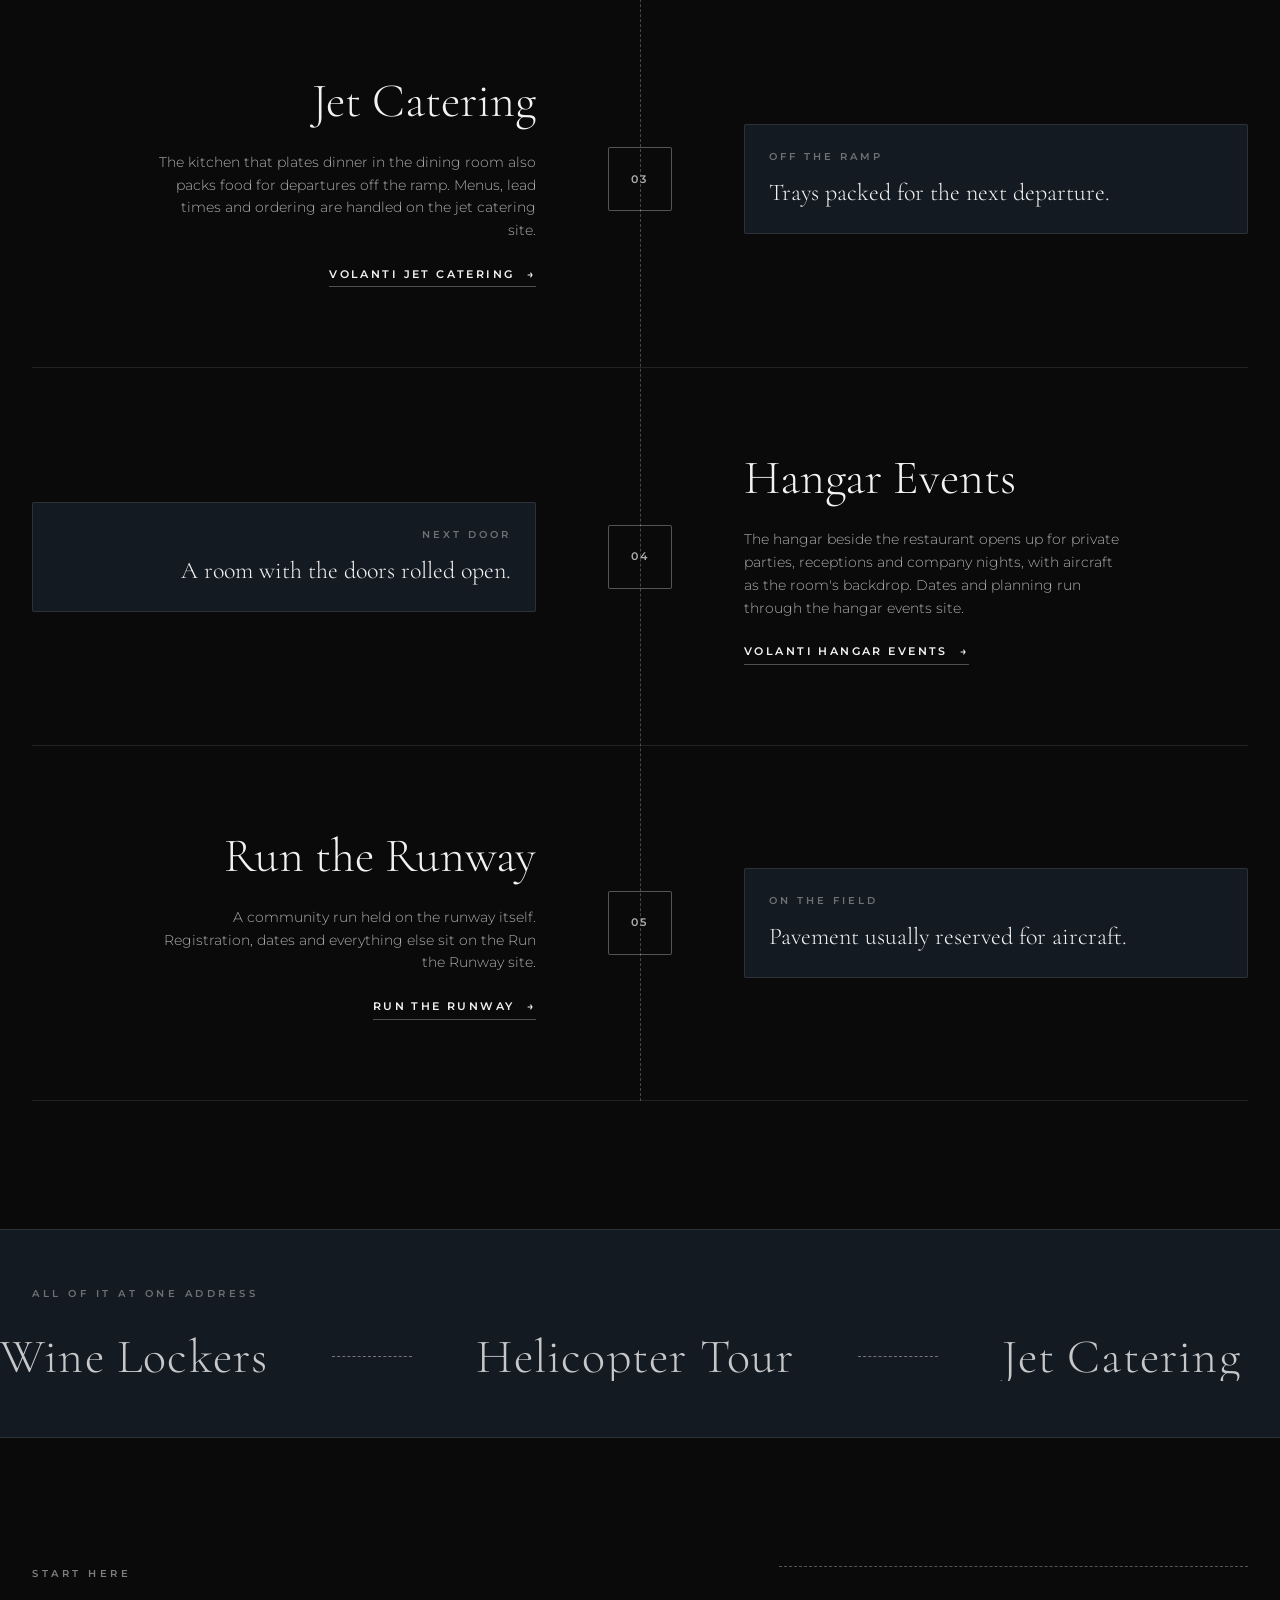
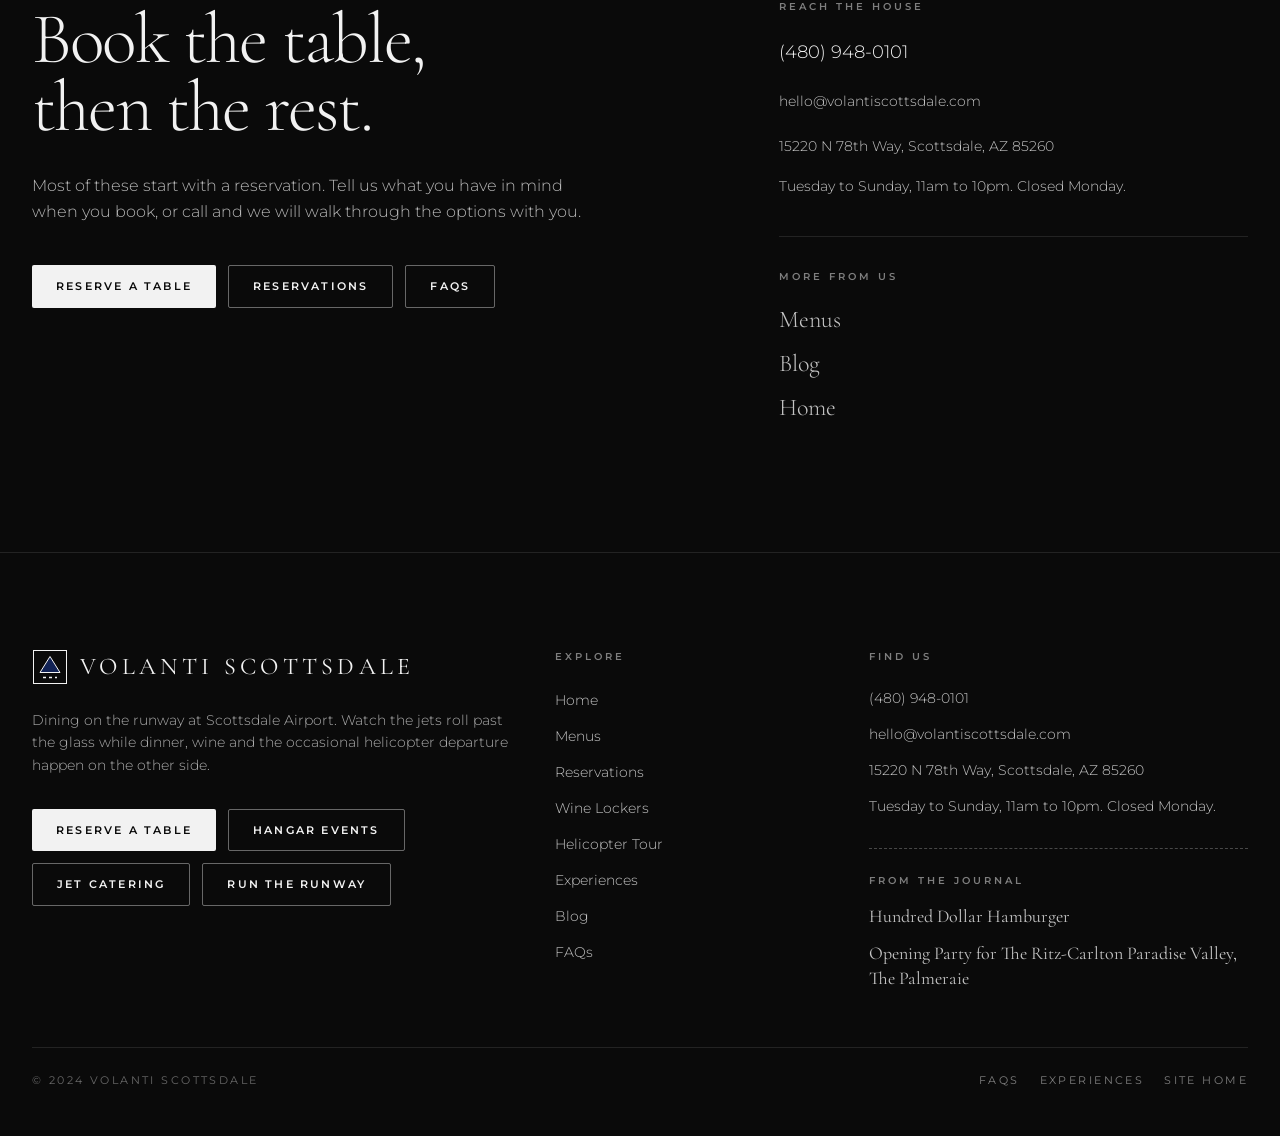
<file: experiences.html>
<!DOCTYPE html>
<html lang="en">
<head>
<meta charset="utf-8">
<meta name="viewport" content="width=device-width, initial-scale=1">
<title>Experiences | VOLANTI SCOTTSDALE</title>
<meta name="description" content="Wine lockers, helicopter tours, jet catering, hangar events and Run the Runway. Every Volanti Scottsdale experience on the field at Scottsdale Airport, in one place.">
<link rel="canonical" href="https://volanti-scottsdale-f7b1.sites.tibly.ai/experiences">
<meta property="og:type" content="website">
<meta property="og:url" content="https://volanti-scottsdale-f7b1.sites.tibly.ai/experiences">
<meta property="og:site_name" content="VOLANTI SCOTTSDALE">
<meta property="og:title" content="Experiences | VOLANTI SCOTTSDALE">
<meta property="og:description" content="Wine lockers, helicopter tours, jet catering, hangar events and Run the Runway. Every Volanti Scottsdale experience on the field at Scottsdale Airport, in one place.">
<meta name="twitter:card" content="summary_large_image">
<script type="application/ld+json" data-tibly-business>{"@context":"https://schema.org","@type":"FoodEstablishment","name":"VOLANTI SCOTTSDALE","url":"https://volanti-scottsdale-f7b1.sites.tibly.ai/"}</script>
<link rel="icon" href="/favicon.svg" type="image/svg+xml">
<link rel="preconnect" href="https://fonts.googleapis.com">
<link rel="preconnect" href="https://fonts.gstatic.com" crossorigin>
<link href="https://fonts.googleapis.com/css2?family=Cormorant+Garamond:ital,wght@0,300;0,400;0,600;1,400&family=Montserrat:wght@300;400;500;600&display=swap" rel="stylesheet">
<style>details[open] > *:not(summary){animation:tibly-acc .35s ease}@keyframes tibly-acc{from{opacity:0;transform:translateY(-4px)}}</style>
<style>@media (prefers-reduced-motion:no-preference){.tibly-fx{opacity:0;transform:translateY(24px);transition:opacity .7s ease,transform .7s ease}.tibly-fx.tibly-fx-in{opacity:1;transform:none}}</style>
<script>addEventListener('DOMContentLoaded',function(){if(!('IntersectionObserver' in window))return;var io=new IntersectionObserver(function(es){es.forEach(function(en){if(en.isIntersecting){en.target.classList.add('tibly-fx-in');io.unobserve(en.target)}})},{rootMargin:'0px 0px -8% 0px'});document.querySelectorAll('section[data-block] > *').forEach(function(el){var p=getComputedStyle(el).position;if(p==='absolute'||p==='fixed')return;if(el.getBoundingClientRect().top>innerHeight){el.classList.add('tibly-fx');io.observe(el)}})});</script>
<style>.tibly-ba{position:relative;overflow:hidden;--ba:50%;cursor:ew-resize;touch-action:pan-y;user-select:none;-webkit-user-select:none}.tibly-ba>img{display:block;width:100%;height:100%;object-fit:cover}.tibly-ba .tibly-ba-before{position:absolute;inset:0;clip-path:inset(0 calc(100% - var(--ba)) 0 0)}.tibly-ba .tibly-ba-before img{display:block;width:100%;height:100%;object-fit:cover}.tibly-ba::after{content:'';position:absolute;top:0;bottom:0;left:var(--ba);width:2px;margin-left:-1px;background:#fff;box-shadow:0 0 6px rgba(0,0,0,.55);pointer-events:none;z-index:1}.tibly-ba::before{content:'';position:absolute;top:50%;left:var(--ba);width:44px;height:44px;transform:translate(-50%,-50%);border-radius:9999px;background:rgba(0,0,0,.75) url("data:image/svg+xml,%3Csvg%20xmlns='http://www.w3.org/2000/svg'%20viewBox='0%200%2024%2024'%20fill='%23fff'%3E%3Cpath%20d='M9%206l-6%206%206%206zM15%206l6%206-6%206z'/%3E%3C/svg%3E") center/22px 22px no-repeat;border:2px solid #fff;box-shadow:0 2px 8px rgba(0,0,0,.4);pointer-events:none;z-index:1}.tibly-ba input[type=range]{position:absolute;inset:0;width:100%;height:100%;margin:0;opacity:0;pointer-events:none;-webkit-appearance:none;appearance:none;z-index:2}.tibly-gallery-item{position:relative;overflow:hidden;margin:0;display:block;isolation:isolate}.tibly-gallery-item>img,.tibly-gallery-item>a>img{display:block;width:100%;height:100%;object-fit:cover;transition:transform 1.1s cubic-bezier(.2,.7,.2,1),filter .6s ease}.tibly-gallery-item:hover>img,.tibly-gallery-item:hover>a>img,.tibly-gallery-item:focus-within>img{transform:scale(1.06);filter:brightness(1.04)}.tibly-gallery-item>figcaption{position:absolute;left:0;right:0;bottom:0;padding:2.25rem 1rem .9rem;color:#fff;font-size:.875rem;line-height:1.35;background:linear-gradient(to top,rgba(0,0,0,.7),rgba(0,0,0,0));transform:translateY(100%);opacity:0;transition:transform .55s cubic-bezier(.2,.7,.2,1),opacity .45s ease;pointer-events:none}.tibly-gallery-item:hover>figcaption,.tibly-gallery-item:focus-within>figcaption{transform:none;opacity:1}@media (hover:none){.tibly-gallery-item>figcaption{transform:none;opacity:1}}.tibly-gallery[data-gallery-ready] .tibly-gallery-item{opacity:0;transform:translateY(28px) scale(.97);transition:opacity .7s ease,transform .9s cubic-bezier(.2,.7,.2,1);transition-delay:calc(var(--i,0)*70ms)}.tibly-gallery[data-gallery-ready] .tibly-gallery-item.is-in{opacity:1;transform:none}@media (prefers-reduced-motion:reduce){.tibly-gallery .tibly-gallery-item{opacity:1!important;transform:none!important;transition:none!important}.tibly-gallery-item>img{transition:none!important}}[data-lightbox]{cursor:zoom-in}.tibly-lb{position:fixed;inset:0;z-index:9999;background:rgba(8,8,10,.94);-webkit-backdrop-filter:blur(14px);backdrop-filter:blur(14px);display:flex;align-items:center;justify-content:center;cursor:zoom-out;padding:clamp(16px,4vw,48px);animation:tibly-lb-in .28s ease both;touch-action:pan-y}.tibly-lb.is-out{animation:tibly-lb-out .22s ease both}.tibly-lb figure{position:relative;margin:0;max-width:100%;max-height:100%;display:flex;flex-direction:column;align-items:center;cursor:default}.tibly-lb img{display:block;-webkit-user-drag:none;user-select:none;-webkit-user-select:none;max-width:100%;max-height:calc(100vh - clamp(32px,8vw,96px) - 3.5rem);object-fit:contain;border-radius:6px;box-shadow:0 30px 80px rgba(0,0,0,.6);animation:tibly-lb-img .4s cubic-bezier(.2,.7,.2,1) both}.tibly-lb figcaption{color:rgba(255,255,255,.85);font-size:.9rem;line-height:1.4;text-align:center;padding:.9rem 1rem 0;max-width:60ch;min-height:1.5rem}.tibly-lb figcaption:empty{display:none}.tibly-lb button{position:absolute;display:flex;align-items:center;justify-content:center;width:44px;height:44px;border:0;border-radius:9999px;background:rgba(255,255,255,.12);color:#fff;cursor:pointer;transition:background .2s,transform .2s;-webkit-tap-highlight-color:transparent}.tibly-lb button:hover{background:rgba(255,255,255,.24);transform:scale(1.06)}.tibly-lb button:focus-visible{outline:2px solid #fff;outline-offset:2px}.tibly-lb button svg{width:22px;height:22px;fill:none;stroke:currentColor;stroke-width:2;stroke-linecap:round;stroke-linejoin:round}.tibly-lb .tibly-lb-x{top:16px;right:16px}.tibly-lb .tibly-lb-prev,.tibly-lb .tibly-lb-next{top:50%;transform:translateY(-50%)}.tibly-lb .tibly-lb-prev:hover,.tibly-lb .tibly-lb-next:hover{transform:translateY(-50%) scale(1.06)}.tibly-lb .tibly-lb-prev{left:12px}.tibly-lb .tibly-lb-next{right:12px}.tibly-lb .tibly-lb-n{position:absolute;top:24px;left:50%;transform:translateX(-50%);color:rgba(255,255,255,.7);font-size:.8rem;letter-spacing:.08em;font-variant-numeric:tabular-nums}.tibly-lb[data-single] .tibly-lb-prev,.tibly-lb[data-single] .tibly-lb-next,.tibly-lb[data-single] .tibly-lb-n{display:none}@keyframes tibly-lb-in{from{opacity:0}to{opacity:1}}@keyframes tibly-lb-out{from{opacity:1}to{opacity:0}}@keyframes tibly-lb-img{from{opacity:0;transform:scale(.92) translateY(12px)}to{opacity:1;transform:none}}@media (prefers-reduced-motion:reduce){.tibly-lb,.tibly-lb img,.tibly-lb.is-out{animation:none!important}}</style>
<script>document.addEventListener('input',function(e){var t=e.target;if(!t||t.type!=='range')return;var c=t.closest&&t.closest('.tibly-ba');if(c)c.style.setProperty('--ba',t.value+'%')});document.addEventListener('pointerdown',function(e){var c=e.target.closest&&e.target.closest('.tibly-ba');if(!c||e.button>0)return;e.preventDefault();var inp=c.querySelector('input[type=range]');var set=function(x){var r=c.getBoundingClientRect();if(!r.width)return;var p=Math.max(0,Math.min(100,(x-r.left)*100/r.width));c.style.setProperty('--ba',p+'%');if(inp)inp.value=Math.round(p)};set(e.clientX);var mv=function(ev){set(ev.clientX)};var up=function(){document.removeEventListener('pointermove',mv);document.removeEventListener('pointerup',up);document.removeEventListener('pointercancel',up)};document.addEventListener('pointermove',mv);document.addEventListener('pointerup',up);document.addEventListener('pointercancel',up)});document.addEventListener('click',function(e){var im=e.target.closest&&e.target.closest('[data-lightbox]');if(!im||!(im.currentSrc||im.src)||e.target.closest('.tibly-lb'))return;e.preventDefault();var scope=im.closest('.tibly-gallery')||im.closest('section')||im.parentNode;var set=Array.prototype.filter.call(scope.querySelectorAll('[data-lightbox]'),function(x){return x.currentSrc||x.src});var i=Math.max(0,set.indexOf(im));var o=document.createElement('div');o.className='tibly-lb';o.setAttribute('role','dialog');o.setAttribute('aria-modal','true');o.setAttribute('aria-label','Photo viewer');if(set.length<2)o.setAttribute('data-single','');var svgL='<svg viewBox="0 0 24 24"><path d="M15 6l-6 6 6 6"/></svg>',svgR='<svg viewBox="0 0 24 24"><path d="M9 6l6 6-6 6"/></svg>',svgX='<svg viewBox="0 0 24 24"><path d="M6 6l12 12M18 6L6 18"/></svg>';o.innerHTML='<span class="tibly-lb-n"></span><figure><img alt="" draggable="false"><figcaption></figcaption></figure><button type="button" class="tibly-lb-prev" aria-label="Previous photo">'+svgL+'</button><button type="button" class="tibly-lb-next" aria-label="Next photo">'+svgR+'</button><button type="button" class="tibly-lb-x" aria-label="Close">'+svgX+'</button>';var big=o.querySelector('img'),cap=o.querySelector('figcaption'),n=o.querySelector('.tibly-lb-n');var capOf=function(x){var f=x.closest('figure'),c=f&&f.querySelector('figcaption');return (c&&c.textContent.trim())||x.alt||''};var show=function(k){i=(k+set.length)%set.length;var x=set[i];big.style.animation='none';void big.offsetWidth;big.style.animation='';big.src=x.currentSrc||x.src;big.alt=x.alt||'';cap.textContent=capOf(x);n.textContent=(i+1)+' / '+set.length;[set[(i+1)%set.length],set[(i-1+set.length)%set.length]].forEach(function(p){if(p&&p!==x){var pre=new Image();pre.src=p.currentSrc||p.src}})};var prevOverflow=document.documentElement.style.overflow;document.documentElement.style.overflow='hidden';var close=function(){document.removeEventListener('keydown',key);o.classList.add('is-out');var done=function(){o.remove();document.documentElement.style.overflow=prevOverflow;try{im.focus({preventScroll:true})}catch(_){}};if(matchMedia('(prefers-reduced-motion:reduce)').matches)done();else setTimeout(done,220)};var key=function(ev){if(ev.key==='Escape')close();else if(ev.key==='ArrowRight')show(i+1);else if(ev.key==='ArrowLeft')show(i-1)};document.addEventListener('keydown',key);var swiped=false;o.addEventListener('click',function(ev){if(swiped){swiped=false;return}var b=ev.target.closest('button');if(b){ev.stopPropagation();if(b.classList.contains('tibly-lb-prev'))show(i-1);else if(b.classList.contains('tibly-lb-next'))show(i+1);else close();return}if(!ev.target.closest('figure'))close()});var x0=null;o.addEventListener('pointerdown',function(ev){x0=ev.clientX});o.addEventListener('pointerup',function(ev){if(x0===null)return;var dx=ev.clientX-x0;x0=null;if(Math.abs(dx)>40&&set.length>1){swiped=true;show(dx<0?i+1:i-1)}});show(i);document.body.appendChild(o);var xb=o.querySelector('.tibly-lb-x');if(xb)xb.focus({preventScroll:true})});document.addEventListener('click',function(e){var x=e.target.closest&&e.target.closest('[data-announce-close]');if(!x)return;var b=x.closest('[data-announce]');if(b){b.style.display='none';try{sessionStorage.setItem('tibly-announce','1')}catch(_){}}});addEventListener('DOMContentLoaded',function(){try{if(sessionStorage.getItem('tibly-announce')==='1'){var b=document.querySelector('[data-announce]');if(b)b.style.display='none'}}catch(_){}if('IntersectionObserver' in window&&!matchMedia('(prefers-reduced-motion:reduce)').matches){var els=document.querySelectorAll('[data-count]');if(els.length){var io=new IntersectionObserver(function(es){es.forEach(function(en){if(!en.isIntersecting)return;io.unobserve(en.target);var el=en.target,s=el.textContent||'',m=s.match(/[\d,]*\d(?:\.\d+)?/);if(!m)return;var raw=m[0],num=parseFloat(raw.replace(/,/g,''));if(!isFinite(num))return;if(!el.getAttribute('data-count'))el.setAttribute('data-count',s);var pre=s.slice(0,m.index),post=s.slice(m.index+raw.length),grp=raw.indexOf(',')>=0,dec=(raw.split('.')[1]||'').length,t0=performance.now();requestAnimationFrame(function tick(now){var p=Math.min((now-t0)/1400,1);p=1-Math.pow(1-p,3);var v=(num*p).toFixed(dec);if(grp)v=Number(v).toLocaleString('en-US',{minimumFractionDigits:dec});el.textContent=pre+v+post;if(p<1)requestAnimationFrame(tick)})})},{rootMargin:'0px 0px -10% 0px'});els.forEach(function(el){io.observe(el)})}}if('IntersectionObserver' in window&&!matchMedia('(prefers-reduced-motion:reduce)').matches){document.querySelectorAll('.tibly-gallery').forEach(function(g){var items=g.querySelectorAll('.tibly-gallery-item');if(!items.length)return;var gio=new IntersectionObserver(function(es){es.forEach(function(en){if(!en.isIntersecting)return;gio.unobserve(en.target);en.target.classList.add('is-in')})},{rootMargin:'0px 0px -8% 0px',threshold:.1});var watch=function(el,k){el.style.setProperty('--i',k%12);gio.observe(el)};items.forEach(watch);g.setAttribute('data-gallery-ready','');if('MutationObserver' in window)new MutationObserver(function(ms){ms.forEach(function(m){m.addedNodes.forEach(function(nd){if(nd.nodeType===1&&nd.classList&&nd.classList.contains('tibly-gallery-item'))watch(nd,0)})})}).observe(g,{childList:true})})}var badge=document.querySelector('[data-tibly-open]');if(badge){var src=document.querySelector('[data-tibly-field="hours"]');var txt=(src&&src.textContent||'').toLowerCase();var days=['sun','mon','tue','wed','thu','fri','sat'];var toMin=function(h,mm,ap){h=+h;mm=+(mm||0);if(ap==='pm'&&h!==12)h+=12;if(ap==='am'&&h===12)h=0;return h*60+mm};var spans=[];var re=/(sun|mon|tue|wed|thu|fri|sat|daily|every ?day)[a-z]*\s*(?:[-\u2013\u2014]\s*(sun|mon|tue|wed|thu|fri|sat)[a-z]*)?\s*:?\s*(\d{1,2})(?::(\d{2}))?\s*(am|pm)?\s*[-\u2013\u2014]\s*(\d{1,2})(?::(\d{2}))?\s*(am|pm)?/g,mm;while((mm=re.exec(txt))){var d1=mm[1].slice(0,3),d2=mm[2],ap1=mm[5]||(mm[8]==='pm'&&+mm[3]<=+mm[6]?'am':mm[8]),o=toMin(mm[3],mm[4],ap1),c=toMin(mm[6],mm[7],mm[8]);var from=d1==='dai'||d1==='eve'?0:days.indexOf(d1),to=d2?days.indexOf(d2.slice(0,3)):(d1==='dai'||d1==='eve'?6:from);if(from<0)continue;for(var d=from;;d=(d+1)%7){spans.push([d,o,c]);if(d===to)break}}if(spans.length){var now=new Date(),cur=now.getDay(),min=now.getHours()*60+now.getMinutes();var open=spans.some(function(s){return s[0]===cur&&min>=s[1]&&min<s[2]});badge.textContent=open?(badge.getAttribute('data-open-text')||'Open now'):(badge.getAttribute('data-closed-text')||'Closed now');badge.setAttribute('data-state',open?'open':'closed');badge.hidden=false}}});</script>
<style>header a[aria-current="page"]:not(:has(img,svg)){text-decoration:underline;text-underline-offset:4px;text-decoration-thickness:1px}</style>
<style>#nav-open~[class*="peer-checked:"][class*="fixed"]{min-height:100vh;min-height:100dvh}@media (prefers-reduced-motion:no-preference){label[for="nav-open"] span{transition:transform .3s ease,opacity .2s ease}header:has(#nav-open:checked) label[for="nav-open"]:not([aria-label="Close" i]) span:not(:has(span)):nth-of-type(1){transform:translateY(8px) rotate(45deg)}header:has(#nav-open:checked) label[for="nav-open"]:not([aria-label="Close" i]) span:not(:has(span)):nth-of-type(2){opacity:0}header:has(#nav-open:checked) label[for="nav-open"]:not([aria-label="Close" i]) span:not(:has(span)):nth-of-type(3){transform:translateY(-8px) rotate(-45deg)}#nav-open:checked~[class*="peer-checked:"]{animation:tibly-nav-in .25s ease}#nav-open:checked~[class*="peer-checked:"] label[for="nav-open"]{display:inline-block;animation:tibly-x-in .35s ease}@keyframes tibly-nav-in{from{opacity:0;transform:translateY(10px)}}@keyframes tibly-x-in{from{opacity:0;transform:rotate(-90deg) scale(.6)}}}</style>
<link rel="stylesheet" href="/styles.css?v=e0518df8">
</head>
<body>
<!-- block:header -->
<header class="sticky top-0 z-40 border-b border-white/10 bg-night/95 text-ink">
  <input type="checkbox" id="nav-open" class="peer sr-only">

  <div class="mx-auto flex w-full max-w-7xl items-center justify-between gap-4 px-5 py-4 sm:px-8">
    <a href="/" class="group flex items-center gap-3">
      <svg viewBox="0 0 36 36" class="h-9 w-9 shrink-0 text-ink transition-transform duration-500 group-hover:rotate-3" aria-hidden="true">
        <rect x="1.5" y="1.5" width="33" height="33" fill="none" stroke="currentColor" stroke-width="1"></rect>
        <path d="M8 23.5 L18 7.5 L28 23.5 Z" fill="#112255" stroke="currentColor" stroke-width="1"></path>
        <line x1="11" y1="28.5" x2="25" y2="28.5" stroke="currentColor" stroke-width="1.5" stroke-dasharray="3 3"></line>
      </svg>
      <span data-tibly-field="business-name" class="font-display text-xl leading-none tracking-[0.18em] sm:text-2xl">VOLANTI SCOTTSDALE</span>
    </a>

    <nav class="hidden items-center gap-5 lg:flex xl:gap-7" aria-label="Primary">
      <a href="https://runtherunwayaz.org" target="_blank" rel="noopener" class="border-b border-transparent pb-1 font-body text-[10px] font-semibold uppercase tracking-[0.22em] text-ink/70 transition-colors duration-300 hover:border-ink hover:text-ink">Run the Runway</a>
      <a href="/" class="border-b border-transparent pb-1 font-body text-[10px] font-semibold uppercase tracking-[0.22em] text-ink/70 transition-colors duration-300 hover:border-ink hover:text-ink">Home</a>
      <a href="/menus" class="border-b border-transparent pb-1 font-body text-[10px] font-semibold uppercase tracking-[0.22em] text-ink/70 transition-colors duration-300 hover:border-ink hover:text-ink">Menus</a>
      <a href="/9967610" class="border-b border-transparent pb-1 font-body text-[10px] font-semibold uppercase tracking-[0.22em] text-ink/70 transition-colors duration-300 hover:border-ink hover:text-ink">Reservations</a>
      <a href="/wine-lockers" class="border-b border-transparent pb-1 font-body text-[10px] font-semibold uppercase tracking-[0.22em] text-ink/70 transition-colors duration-300 hover:border-ink hover:text-ink">Wine Lockers</a>
      <a href="/helicopter" class="border-b border-transparent pb-1 font-body text-[10px] font-semibold uppercase tracking-[0.22em] text-ink/70 transition-colors duration-300 hover:border-ink hover:text-ink">Helicopter Tour</a>
      <a href="https://www.volantijetcatering.com" target="_blank" rel="noopener" class="border-b border-transparent pb-1 font-body text-[10px] font-semibold uppercase tracking-[0.22em] text-ink/70 transition-colors duration-300 hover:border-ink hover:text-ink">Jet Catering</a>
      <a href="https://volantihangarevents.com" target="_blank" rel="noopener" class="border-b border-transparent pb-1 font-body text-[10px] font-semibold uppercase tracking-[0.22em] text-ink/70 transition-colors duration-300 hover:border-ink hover:text-ink">Events</a>
      <a href="https://www.sevenrooms.com/explore/volanti/reservations/create/search/" target="_blank" rel="noopener" class="btn">Reserve a Table</a>
    </nav>

    <label for="nav-open" class="cursor-pointer p-2 lg:hidden" aria-label="Menu">
      <span class="block h-px w-7 bg-ink"></span>
      <span class="mt-2 block h-px w-7 bg-ink"></span>
      <span class="mt-2 block h-px w-7 bg-ink"></span>
    </label>
  </div>

  <div class="hidden flex-col bg-night peer-checked:flex lg:hidden fixed inset-0 z-50 overflow-y-auto">
    <div class="flex items-center justify-between border-b border-white/10 px-5 py-4 sm:px-8">
      <span class="flex items-center gap-3">
        <svg viewBox="0 0 36 36" class="h-9 w-9 shrink-0 text-ink" aria-hidden="true">
          <rect x="1.5" y="1.5" width="33" height="33" fill="none" stroke="currentColor" stroke-width="1"></rect>
          <path d="M8 23.5 L18 7.5 L28 23.5 Z" fill="#112255" stroke="currentColor" stroke-width="1"></path>
          <line x1="11" y1="28.5" x2="25" y2="28.5" stroke="currentColor" stroke-width="1.5" stroke-dasharray="3 3"></line>
        </svg>
        <span class="font-display text-xl leading-none tracking-[0.18em] text-ink">VOLANTI SCOTTSDALE</span>
      </span>
      <label for="nav-open" aria-label="Close" class="cursor-pointer p-2">
        <svg viewBox="0 0 24 24" class="h-7 w-7 text-ink" fill="none" stroke="currentColor" stroke-width="1.25" aria-hidden="true">
          <line x1="5" y1="5" x2="19" y2="19"></line>
          <line x1="19" y1="5" x2="5" y2="19"></line>
        </svg>
      </label>
    </div>

    <nav class="flex flex-1 flex-col justify-center gap-5 px-5 py-10 sm:px-8" aria-label="Mobile">
      <a href="https://runtherunwayaz.org" target="_blank" rel="noopener" class="font-display text-3xl tracking-wide text-ink/80 transition-colors hover:text-ink">Run the Runway</a>
      <a href="/" class="font-display text-3xl tracking-wide text-ink transition-colors hover:text-ink/70">Home</a>
      <a href="/menus" class="font-display text-3xl tracking-wide text-ink transition-colors hover:text-ink/70">Menus</a>
      <a href="/9967610" class="font-display text-3xl tracking-wide text-ink transition-colors hover:text-ink/70">Reservations</a>
      <a href="/wine-lockers" class="font-display text-3xl tracking-wide text-ink transition-colors hover:text-ink/70">Wine Lockers</a>
      <a href="/helicopter" class="font-display text-3xl tracking-wide text-ink transition-colors hover:text-ink/70">Helicopter Tour</a>
      <a href="https://www.volantijetcatering.com" target="_blank" rel="noopener" class="font-display text-3xl tracking-wide text-ink transition-colors hover:text-ink/70">Jet Catering</a>
      <a href="https://volantihangarevents.com" target="_blank" rel="noopener" class="font-display text-3xl tracking-wide text-ink transition-colors hover:text-ink/70">Events</a>
    </nav>

    <div class="border-t border-white/10 px-5 py-6 sm:px-8">
      <a href="https://www.sevenrooms.com/explore/volanti/reservations/create/search/" target="_blank" rel="noopener" class="btn w-full py-4">Reserve a Table</a>
    </div>
  </div>
</header>
<!-- /block:header -->
<!-- block:statement-hero -->
<section class="relative overflow-hidden bg-night text-ink" data-block="statement-hero">
  <div class="mx-auto w-full max-w-7xl px-5 pb-20 pt-20 sm:px-8 md:pb-32 md:pt-32">
    <div class="grid grid-cols-1 gap-10 lg:grid-cols-12 lg:gap-12">
      <div class="lg:col-span-8">
        <p class="font-body text-[10px] font-semibold uppercase tracking-[0.35em] text-ink/50">Volanti Scottsdale / Experiences</p>
        <h1 class="mt-6 font-display text-5xl font-light leading-[0.9] tracking-tight sm:text-6xl md:text-8xl">
          Beyond
          <span class="block [-webkit-text-stroke:1px_var(--color-ink)] text-transparent">the table</span>
        </h1>
        <p class="mt-8 max-w-prose font-body text-base font-light leading-relaxed text-ink/75 md:text-lg">
          Dinner is one part of what happens at this address. There is wine kept in lockers downstairs, a helicopter that lifts off the other side of the glass, a kitchen that packs trays for departing jets, and a hangar next door that clears out for private nights. Pick the one you came for.
        </p>
      </div>

      <div class="lg:col-span-4 lg:border-l lg:border-white/10 lg:pl-10">
        <p class="font-body text-[10px] font-semibold uppercase tracking-[0.3em] text-ink/50">On this page</p>
        <ul class="mt-6 space-y-3 font-body text-sm font-light text-ink/70">
          <li class="flex items-baseline gap-4"><span class="font-body text-[11px] tracking-[0.2em] text-ink/40">01</span> Wine Lockers</li>
          <li class="flex items-baseline gap-4"><span class="font-body text-[11px] tracking-[0.2em] text-ink/40">02</span> Helicopter Tour</li>
          <li class="flex items-baseline gap-4"><span class="font-body text-[11px] tracking-[0.2em] text-ink/40">03</span> Jet Catering</li>
          <li class="flex items-baseline gap-4"><span class="font-body text-[11px] tracking-[0.2em] text-ink/40">04</span> Hangar Events</li>
          <li class="flex items-baseline gap-4"><span class="font-body text-[11px] tracking-[0.2em] text-ink/40">05</span> Run the Runway</li>
        </ul>
        <div class="mt-8 flex flex-wrap gap-3">
          <a href="https://www.sevenrooms.com/explore/volanti/reservations/create/search/" target="_blank" rel="noopener" class="btn">Reserve a Table</a>
          <a href="/menus" class="btn-secondary">View Menus</a>
        </div>
      </div>
    </div>
  </div>

  <div aria-hidden="true" class="mx-auto h-16 w-px border-l border-dashed border-white/30"></div>
</section>
<!-- /block:statement-hero -->
<!-- block:feature-rows -->
<section class="bg-night pb-20 pt-10 text-ink md:pb-32 md:pt-16" data-block="feature-rows">
  <div class="mx-auto w-full max-w-7xl px-5 sm:px-8">
    <div class="relative">
      <div aria-hidden="true" class="pointer-events-none absolute left-1/2 top-0 hidden h-full border-l border-dashed border-white/25 md:block"></div>

      <div class="space-y-16 md:space-y-0">

        <article class="group grid grid-cols-1 items-center gap-6 border-t border-white/10 py-10 md:grid-cols-[1fr_7rem_1fr] md:gap-0 md:py-20">
          <div class="md:pr-12 md:text-right">
            <p class="font-body text-[11px] font-semibold uppercase tracking-[0.3em] text-ink/40 md:hidden">01</p>
            <h2 class="mt-3 font-display text-4xl font-light leading-tight md:mt-0 md:text-5xl">Wine Lockers</h2>
            <p class="mt-5 font-body text-sm font-light leading-relaxed text-ink/70 md:ml-auto md:max-w-sm">
              Keep your own bottles on site. A locker holds the wine you want waiting for you, and it comes to the table whenever you book. Availability and locker details live on the wine locker page.
            </p>
            <a href="/wine-lockers" class="mt-6 inline-flex items-center gap-3 border-b border-ink/30 pb-1 font-body text-[11px] font-semibold uppercase tracking-[0.22em] text-ink transition-colors duration-300 hover:border-ink hover:text-white">
              Wine Lockers
              <span aria-hidden="true">&rarr;</span>
            </a>
          </div>
          <div class="hidden items-center justify-center md:flex">
            <span class="flex h-16 w-16 items-center justify-center rounded-sm border border-white/30 bg-night font-body text-[11px] font-semibold tracking-[0.2em] text-ink/70 transition-colors duration-500 group-hover:border-ink group-hover:text-ink">01</span>
          </div>
          <div class="md:pl-12">
            <div class="card">
              <p class="font-body text-[10px] font-semibold uppercase tracking-[0.3em] text-ink/40">The Cellar</p>
              <p class="mt-3 font-display text-2xl font-light leading-snug">Your bottles, stored here, poured here.</p>
            </div>
          </div>
        </article>

        <article class="group grid grid-cols-1 items-center gap-6 border-t border-white/10 py-10 md:grid-cols-[1fr_7rem_1fr] md:gap-0 md:py-20">
          <div class="md:order-3 md:pl-12">
            <p class="font-body text-[11px] font-semibold uppercase tracking-[0.3em] text-ink/40 md:hidden">02</p>
            <h2 class="mt-3 font-display text-4xl font-light leading-tight md:mt-0 md:text-5xl">Helicopter Tour</h2>
            <p class="mt-5 max-w-sm font-body text-sm font-light leading-relaxed text-ink/70">
              Dinner sits on one side of the glass and the aircraft sit on the other. The tour leaves from the field at Scottsdale Airport and pairs with a table before or after. The helicopter page covers how to arrange it.
            </p>
            <a href="/helicopter" class="mt-6 inline-flex items-center gap-3 border-b border-ink/30 pb-1 font-body text-[11px] font-semibold uppercase tracking-[0.22em] text-ink transition-colors duration-300 hover:border-ink hover:text-white">
              Helicopter Tour
              <span aria-hidden="true">&rarr;</span>
            </a>
          </div>
          <div class="hidden items-center justify-center md:order-2 md:flex">
            <span class="flex h-16 w-16 items-center justify-center rounded-sm border border-white/30 bg-night font-body text-[11px] font-semibold tracking-[0.2em] text-ink/70 transition-colors duration-500 group-hover:border-ink group-hover:text-ink">02</span>
          </div>
          <div class="md:order-1 md:pr-12 md:text-right">
            <div class="card">
              <p class="font-body text-[10px] font-semibold uppercase tracking-[0.3em] text-ink/40">Lift Off</p>
              <p class="mt-3 font-display text-2xl font-light leading-snug">Departing from the field at Scottsdale Airport.</p>
            </div>
          </div>
        </article>

        <article class="group grid grid-cols-1 items-center gap-6 border-t border-white/10 py-10 md:grid-cols-[1fr_7rem_1fr] md:gap-0 md:py-20">
          <div class="md:pr-12 md:text-right">
            <p class="font-body text-[11px] font-semibold uppercase tracking-[0.3em] text-ink/40 md:hidden">03</p>
            <h2 class="mt-3 font-display text-4xl font-light leading-tight md:mt-0 md:text-5xl">Jet Catering</h2>
            <p class="mt-5 font-body text-sm font-light leading-relaxed text-ink/70 md:ml-auto md:max-w-sm">
              The kitchen that plates dinner in the dining room also packs food for departures off the ramp. Menus, lead times and ordering are handled on the jet catering site.
            </p>
            <a href="https://www.volantijetcatering.com" target="_blank" rel="noopener" class="mt-6 inline-flex items-center gap-3 border-b border-ink/30 pb-1 font-body text-[11px] font-semibold uppercase tracking-[0.22em] text-ink transition-colors duration-300 hover:border-ink hover:text-white">
              Volanti Jet Catering
              <span aria-hidden="true">&rarr;</span>
            </a>
          </div>
          <div class="hidden items-center justify-center md:flex">
            <span class="flex h-16 w-16 items-center justify-center rounded-sm border border-white/30 bg-night font-body text-[11px] font-semibold tracking-[0.2em] text-ink/70 transition-colors duration-500 group-hover:border-ink group-hover:text-ink">03</span>
          </div>
          <div class="md:pl-12">
            <div class="card">
              <p class="font-body text-[10px] font-semibold uppercase tracking-[0.3em] text-ink/40">Off the Ramp</p>
              <p class="mt-3 font-display text-2xl font-light leading-snug">Trays packed for the next departure.</p>
            </div>
          </div>
        </article>

        <article class="group grid grid-cols-1 items-center gap-6 border-t border-white/10 py-10 md:grid-cols-[1fr_7rem_1fr] md:gap-0 md:py-20">
          <div class="md:order-3 md:pl-12">
            <p class="font-body text-[11px] font-semibold uppercase tracking-[0.3em] text-ink/40 md:hidden">04</p>
            <h2 class="mt-3 font-display text-4xl font-light leading-tight md:mt-0 md:text-5xl">Hangar Events</h2>
            <p class="mt-5 max-w-sm font-body text-sm font-light leading-relaxed text-ink/70">
              The hangar beside the restaurant opens up for private parties, receptions and company nights, with aircraft as the room's backdrop. Dates and planning run through the hangar events site.
            </p>
            <a href="https://volantihangarevents.com" target="_blank" rel="noopener" class="mt-6 inline-flex items-center gap-3 border-b border-ink/30 pb-1 font-body text-[11px] font-semibold uppercase tracking-[0.22em] text-ink transition-colors duration-300 hover:border-ink hover:text-white">
              Volanti Hangar Events
              <span aria-hidden="true">&rarr;</span>
            </a>
          </div>
          <div class="hidden items-center justify-center md:order-2 md:flex">
            <span class="flex h-16 w-16 items-center justify-center rounded-sm border border-white/30 bg-night font-body text-[11px] font-semibold tracking-[0.2em] text-ink/70 transition-colors duration-500 group-hover:border-ink group-hover:text-ink">04</span>
          </div>
          <div class="md:order-1 md:pr-12 md:text-right">
            <div class="card">
              <p class="font-body text-[10px] font-semibold uppercase tracking-[0.3em] text-ink/40">Next Door</p>
              <p class="mt-3 font-display text-2xl font-light leading-snug">A room with the doors rolled open.</p>
            </div>
          </div>
        </article>

        <article class="group grid grid-cols-1 items-center gap-6 border-y border-white/10 py-10 md:grid-cols-[1fr_7rem_1fr] md:gap-0 md:py-20">
          <div class="md:pr-12 md:text-right">
            <p class="font-body text-[11px] font-semibold uppercase tracking-[0.3em] text-ink/40 md:hidden">05</p>
            <h2 class="mt-3 font-display text-4xl font-light leading-tight md:mt-0 md:text-5xl">Run the Runway</h2>
            <p class="mt-5 font-body text-sm font-light leading-relaxed text-ink/70 md:ml-auto md:max-w-sm">
              A community run held on the runway itself. Registration, dates and everything else sit on the Run the Runway site.
            </p>
            <a href="https://runtherunwayaz.org" target="_blank" rel="noopener" class="mt-6 inline-flex items-center gap-3 border-b border-ink/30 pb-1 font-body text-[11px] font-semibold uppercase tracking-[0.22em] text-ink transition-colors duration-300 hover:border-ink hover:text-white">
              Run the Runway
              <span aria-hidden="true">&rarr;</span>
            </a>
          </div>
          <div class="hidden items-center justify-center md:flex">
            <span class="flex h-16 w-16 items-center justify-center rounded-sm border border-white/30 bg-night font-body text-[11px] font-semibold tracking-[0.2em] text-ink/70 transition-colors duration-500 group-hover:border-ink group-hover:text-ink">05</span>
          </div>
          <div class="md:pl-12">
            <div class="card">
              <p class="font-body text-[10px] font-semibold uppercase tracking-[0.3em] text-ink/40">On the Field</p>
              <p class="mt-3 font-display text-2xl font-light leading-snug">Pavement usually reserved for aircraft.</p>
            </div>
          </div>
        </article>

      </div>
    </div>
  </div>
</section>
<!-- /block:feature-rows -->
<!-- block:gallery-strip -->
<section class="border-y border-white/10 bg-surface py-10 text-ink md:py-14" data-block="gallery-strip">
  <p class="mx-auto mb-8 w-full max-w-7xl px-5 font-body text-[10px] font-semibold uppercase tracking-[0.35em] text-ink/40 sm:px-8">All of it at one address</p>
  <div class="overflow-hidden">
    <div class="flex w-max animate-marquee items-center gap-10 pr-10 md:gap-16 md:pr-16">
      <span class="font-display text-3xl font-light tracking-wide text-ink/80 md:text-5xl">Wine Lockers</span>
      <span aria-hidden="true" class="h-px w-10 border-t border-dashed border-white/40 md:w-20"></span>
      <span class="font-display text-3xl font-light tracking-wide text-ink/80 md:text-5xl">Helicopter Tour</span>
      <span aria-hidden="true" class="h-px w-10 border-t border-dashed border-white/40 md:w-20"></span>
      <span class="font-display text-3xl font-light tracking-wide text-ink/80 md:text-5xl">Jet Catering</span>
      <span aria-hidden="true" class="h-px w-10 border-t border-dashed border-white/40 md:w-20"></span>
      <span class="font-display text-3xl font-light tracking-wide text-ink/80 md:text-5xl">Hangar Events</span>
      <span aria-hidden="true" class="h-px w-10 border-t border-dashed border-white/40 md:w-20"></span>
      <span class="font-display text-3xl font-light tracking-wide text-ink/80 md:text-5xl">Run the Runway</span>
      <span aria-hidden="true" class="h-px w-10 border-t border-dashed border-white/40 md:w-20"></span>
      <span class="font-display text-3xl font-light tracking-wide text-ink/80 md:text-5xl">Wine Lockers</span>
      <span aria-hidden="true" class="h-px w-10 border-t border-dashed border-white/40 md:w-20"></span>
      <span class="font-display text-3xl font-light tracking-wide text-ink/80 md:text-5xl">Helicopter Tour</span>
      <span aria-hidden="true" class="h-px w-10 border-t border-dashed border-white/40 md:w-20"></span>
      <span class="font-display text-3xl font-light tracking-wide text-ink/80 md:text-5xl">Jet Catering</span>
      <span aria-hidden="true" class="h-px w-10 border-t border-dashed border-white/40 md:w-20"></span>
      <span class="font-display text-3xl font-light tracking-wide text-ink/80 md:text-5xl">Hangar Events</span>
      <span aria-hidden="true" class="h-px w-10 border-t border-dashed border-white/40 md:w-20"></span>
      <span class="font-display text-3xl font-light tracking-wide text-ink/80 md:text-5xl">Run the Runway</span>
      <span aria-hidden="true" class="h-px w-10 border-t border-dashed border-white/40 md:w-20"></span>
    </div>
  </div>
</section>
<!-- /block:gallery-strip -->
<!-- block:editorial-cta -->
<section class="bg-night py-20 text-ink md:py-32" data-block="editorial-cta">
  <div class="mx-auto w-full max-w-7xl px-5 sm:px-8">
    <div class="grid grid-cols-1 gap-12 lg:grid-cols-12 lg:gap-16">

      <div class="lg:col-span-6">
        <p class="font-body text-[10px] font-semibold uppercase tracking-[0.35em] text-ink/50">Start here</p>
        <h2 class="mt-6 font-display text-4xl font-light leading-[0.95] tracking-tight sm:text-5xl md:text-7xl">
          Book the table,<br class="hidden sm:block"> then the rest.
        </h2>
        <p class="mt-8 max-w-prose font-body text-base font-light leading-relaxed text-ink/75">
          Most of these start with a reservation. Tell us what you have in mind when you book, or call and we will walk through the options with you.
        </p>
        <div class="mt-10 flex flex-wrap gap-3">
          <a href="https://www.sevenrooms.com/explore/volanti/reservations/create/search/" target="_blank" rel="noopener" class="btn">Reserve a Table</a>
          <a href="/9967610" class="btn-secondary">Reservations</a>
          <a href="/faqs" class="btn-secondary">FAQs</a>
        </div>
      </div>

      <div class="lg:col-span-5 lg:col-start-8">
        <div class="border-t border-dashed border-white/30 pt-8">
          <h3 class="font-body text-[10px] font-semibold uppercase tracking-[0.3em] text-ink/50">Reach the house</h3>
          <ul class="mt-6 space-y-5 font-body text-sm font-light">
            <li>
              <a href="tel:+14809480101" class="group inline-flex items-center gap-3">
                <span data-tibly-field="phone" class="border-b border-transparent pb-1 text-lg text-ink transition-colors duration-300 group-hover:border-ink">(480) 948-0101</span>
              </a>
            </li>
            <li>
              <a href="mailto:hello@volantiscottsdale.com" class="group inline-flex items-center gap-3 break-words">
                <span data-tibly-field="email" class="border-b border-transparent pb-1 text-ink/80 transition-colors duration-300 group-hover:border-ink group-hover:text-ink">hello@volantiscottsdale.com</span>
              </a>
            </li>
            <li>
              <span data-tibly-field="address" class="block text-ink/80">15220 N 78th Way, Scottsdale, AZ 85260</span>
            </li>
            <li class="flex flex-wrap items-center gap-3">
              <span data-tibly-field="hours" class="text-ink/80">Tuesday to Sunday, 11am to 10pm. Closed Monday.</span>
              <span data-tibly-open hidden class="rounded-sm border border-white/30 px-2 py-1 font-body text-[10px] font-semibold uppercase tracking-[0.2em] text-ink/70 data-[state=open]:border-ink data-[state=open]:text-ink"></span>
            </li>
          </ul>

          <div class="mt-10 border-t border-white/10 pt-8">
            <p class="font-body text-[10px] font-semibold uppercase tracking-[0.3em] text-ink/50">More from us</p>
            <ul class="mt-5 space-y-3">
              <li><a href="/menus" class="font-display text-2xl font-light text-ink/80 transition-colors duration-300 hover:text-ink">Menus</a></li>
              <li><a href="/blog" class="font-display text-2xl font-light text-ink/80 transition-colors duration-300 hover:text-ink">Blog</a></li>
              <li><a href="/" class="font-display text-2xl font-light text-ink/80 transition-colors duration-300 hover:text-ink">Home</a></li>
            </ul>
          </div>
        </div>
      </div>

    </div>
  </div>
</section>
<!-- /block:editorial-cta -->
<!-- block:footer -->
<footer class="border-t border-white/10 bg-night pb-24 pt-16 text-ink md:pb-12 md:pt-24">
  <div class="mx-auto w-full max-w-7xl px-5 sm:px-8">
    <div class="grid grid-cols-1 gap-12 md:grid-cols-12 md:gap-10">

      <div class="md:col-span-5">
        <div class="flex items-center gap-3">
          <svg viewBox="0 0 36 36" class="h-9 w-9 shrink-0 text-ink" aria-hidden="true">
            <rect x="1.5" y="1.5" width="33" height="33" fill="none" stroke="currentColor" stroke-width="1"></rect>
            <path d="M8 23.5 L18 7.5 L28 23.5 Z" fill="#112255" stroke="currentColor" stroke-width="1"></path>
            <line x1="11" y1="28.5" x2="25" y2="28.5" stroke="currentColor" stroke-width="1.5" stroke-dasharray="3 3"></line>
          </svg>
          <span data-tibly-field="business-name" class="font-display text-2xl leading-none tracking-[0.18em]">VOLANTI SCOTTSDALE</span>
        </div>
        <p class="mt-6 max-w-prose font-body text-sm font-light leading-relaxed text-ink/70">
          Dining on the runway at Scottsdale Airport. Watch the jets roll past the glass while dinner, wine and the occasional helicopter departure happen on the other side.
        </p>
        <div class="mt-8 flex flex-wrap gap-3" data-tibly-field="links">
          <a href="https://www.sevenrooms.com/explore/volanti/reservations/create/search/" target="_blank" rel="noopener" class="btn">Reserve a Table</a>
          <a href="https://volantihangarevents.com" target="_blank" rel="noopener" class="btn-secondary">Hangar Events</a>
          <a href="https://www.volantijetcatering.com" target="_blank" rel="noopener" class="btn-secondary">Jet Catering</a>
          <a href="https://runtherunwayaz.org" target="_blank" rel="noopener" class="btn-secondary">Run the Runway</a>
        </div>
      </div>

      <div class="md:col-span-3">
        <h2 class="font-body text-[10px] font-semibold uppercase tracking-[0.3em] text-ink/50">Explore</h2>
        <ul class="mt-6 space-y-3">
          <li><a href="/" class="font-body text-sm font-light text-ink/80 transition-colors duration-300 hover:text-ink">Home</a></li>
          <li><a href="/menus" class="font-body text-sm font-light text-ink/80 transition-colors duration-300 hover:text-ink">Menus</a></li>
          <li><a href="/9967610" class="font-body text-sm font-light text-ink/80 transition-colors duration-300 hover:text-ink">Reservations</a></li>
          <li><a href="/wine-lockers" class="font-body text-sm font-light text-ink/80 transition-colors duration-300 hover:text-ink">Wine Lockers</a></li>
          <li><a href="/helicopter" class="font-body text-sm font-light text-ink/80 transition-colors duration-300 hover:text-ink">Helicopter Tour</a></li>
          <li><a href="/experiences" class="font-body text-sm font-light text-ink/80 transition-colors duration-300 hover:text-ink">Experiences</a></li>
          <li><a href="/blog" class="font-body text-sm font-light text-ink/80 transition-colors duration-300 hover:text-ink">Blog</a></li>
          <li><a href="/faqs" class="font-body text-sm font-light text-ink/80 transition-colors duration-300 hover:text-ink">FAQs</a></li>
        </ul>
      </div>

      <div class="md:col-span-4">
        <h2 class="font-body text-[10px] font-semibold uppercase tracking-[0.3em] text-ink/50">Find Us</h2>
        <ul class="mt-6 space-y-4 font-body text-sm font-light">
          <li>
            <a href="tel:+14809480101" class="transition-colors duration-300 hover:text-ink">
              <span data-tibly-field="phone" class="text-ink/80 transition-colors duration-300 hover:text-ink">(480) 948-0101</span>
            </a>
          </li>
          <li>
            <a href="mailto:hello@volantiscottsdale.com" class="break-words transition-colors duration-300 hover:text-ink">
              <span data-tibly-field="email" class="text-ink/80">hello@volantiscottsdale.com</span>
            </a>
          </li>
          <li>
            <span data-tibly-field="address" class="block text-ink/80">15220 N 78th Way, Scottsdale, AZ 85260</span>
          </li>
          <li>
            <span data-tibly-field="hours" class="block text-ink/80">Tuesday to Sunday, 11am to 10pm. Closed Monday.</span>
          </li>
        </ul>

        <div class="mt-8 border-t border-dashed border-white/25 pt-6">
          <h3 class="font-body text-[10px] font-semibold uppercase tracking-[0.3em] text-ink/50">From the Journal</h3>
          <ul class="mt-4 space-y-3">
            <li><a href="/blog-hundred-dollar-hamburger" class="font-display text-lg leading-snug text-ink/80 transition-colors duration-300 hover:text-ink">Hundred Dollar Hamburger</a></li>
            <li><a href="/blog-opening-party-for-the-ritz-carlton-paradise-valley-the" class="font-display text-lg leading-snug text-ink/80 transition-colors duration-300 hover:text-ink">Opening Party for The Ritz-Carlton Paradise Valley, The Palmeraie</a></li>
          </ul>
        </div>
      </div>
    </div>

    <div class="mt-14 flex flex-col gap-4 border-t border-white/10 pt-6 sm:flex-row sm:items-center sm:justify-between">
      <p class="font-body text-[11px] uppercase tracking-[0.22em] text-ink/40">&copy; 2024 VOLANTI SCOTTSDALE</p>
      <div class="flex flex-wrap gap-5">
        <a href="/faqs" class="font-body text-[11px] uppercase tracking-[0.22em] text-ink/50 transition-colors duration-300 hover:text-ink">FAQs</a>
        <a href="/experiences" class="font-body text-[11px] uppercase tracking-[0.22em] text-ink/50 transition-colors duration-300 hover:text-ink">Experiences</a>
        <a href="/home" class="font-body text-[11px] uppercase tracking-[0.22em] text-ink/50 transition-colors duration-300 hover:text-ink">Site Home</a>
      </div>
    </div>
  </div>

  <div class="fixed inset-x-0 bottom-0 z-40 border-t border-white/15 bg-night/95 p-3 md:hidden">
    <a href="tel:+14809480101" class="flex w-full items-center justify-center gap-3 rounded-sm bg-brand-600 px-6 py-4 font-body text-xs font-semibold uppercase tracking-[0.22em] text-ink transition-colors duration-300 hover:bg-brand-500">
      <svg viewBox="0 0 24 24" class="h-4 w-4" fill="none" stroke="currentColor" stroke-width="1.5" aria-hidden="true">
        <path d="M6.5 3.5h3l1.5 4-2 1.5a12 12 0 0 0 6 6l1.5-2 4 1.5v3a1.5 1.5 0 0 1-1.7 1.5A17.5 17.5 0 0 1 5 5.2 1.5 1.5 0 0 1 6.5 3.5z"></path>
      </svg>
      <span data-tibly-field="phone">(480) 948-0101</span>
    </a>
  </div>
</footer>
<!-- /block:footer -->
  <script async src="https://api.tibly.ai/widget/v1.js"></script>
</body>
</html>
</file>
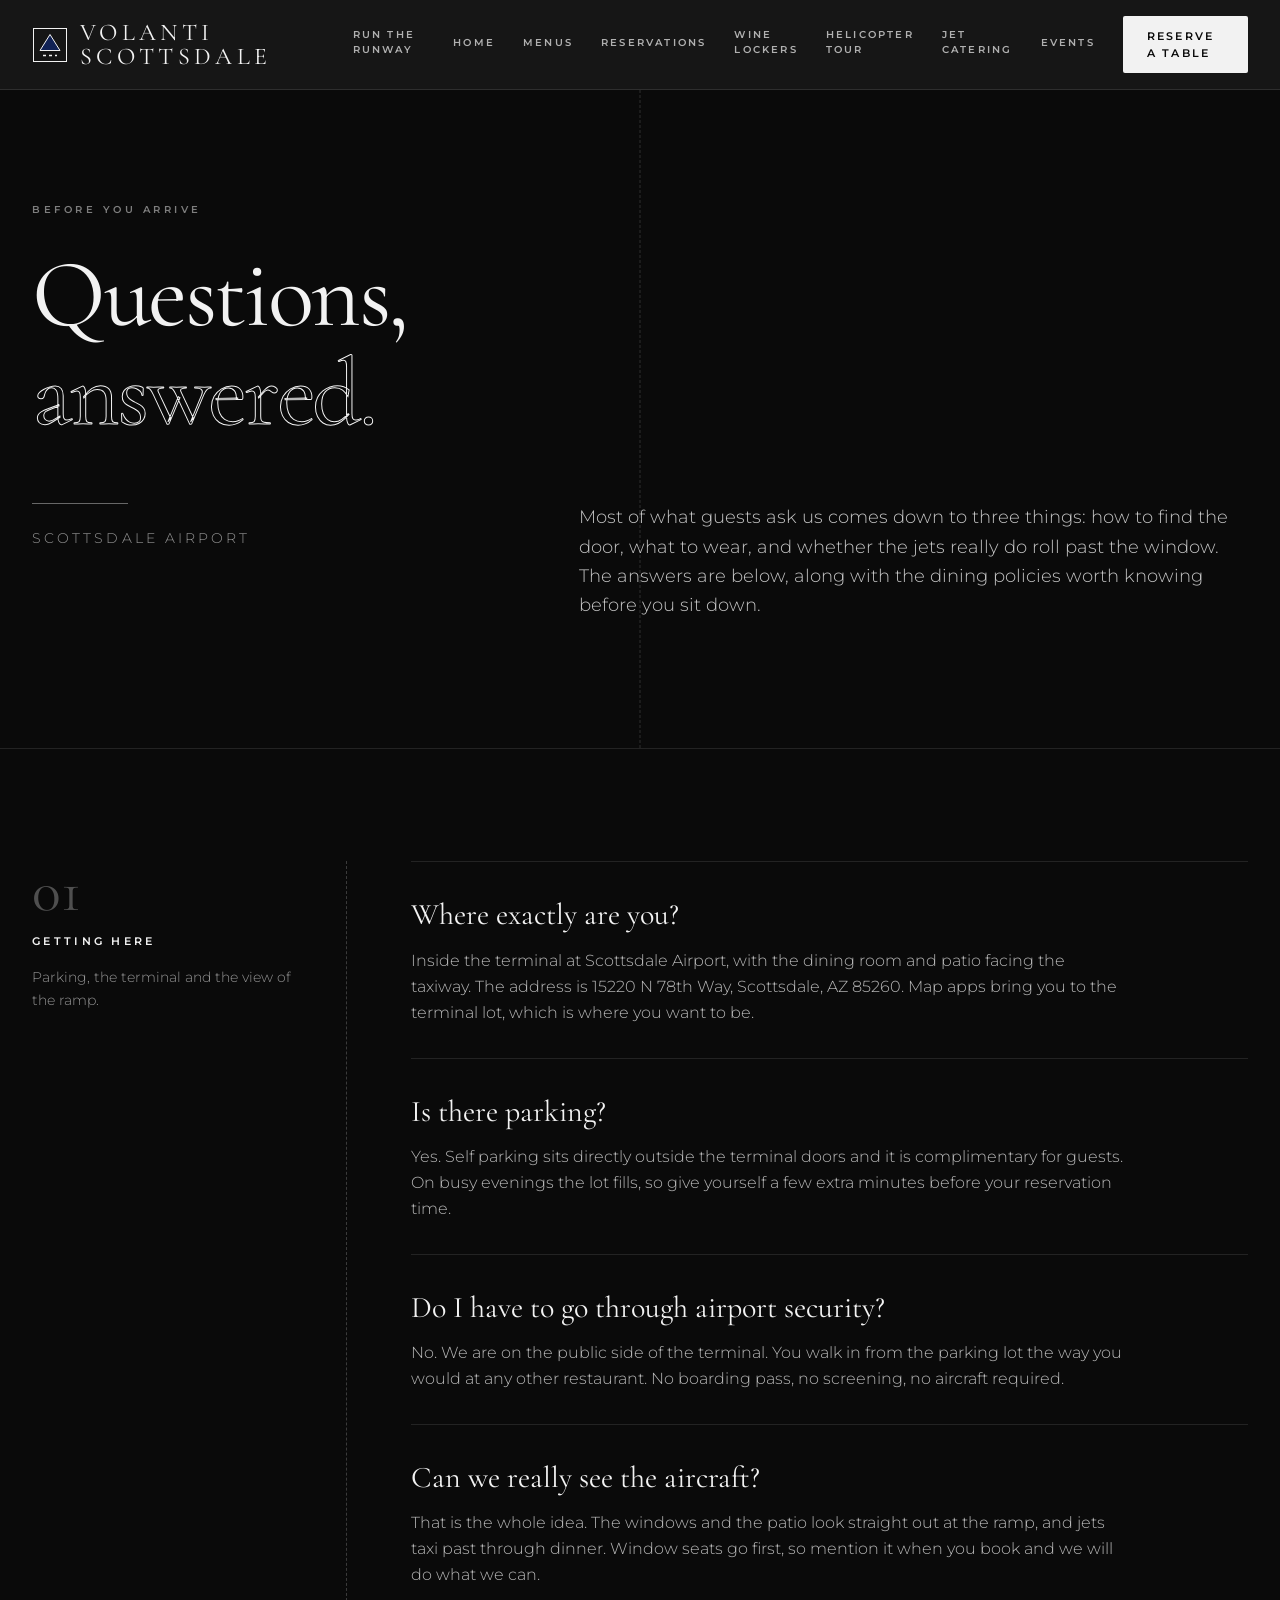
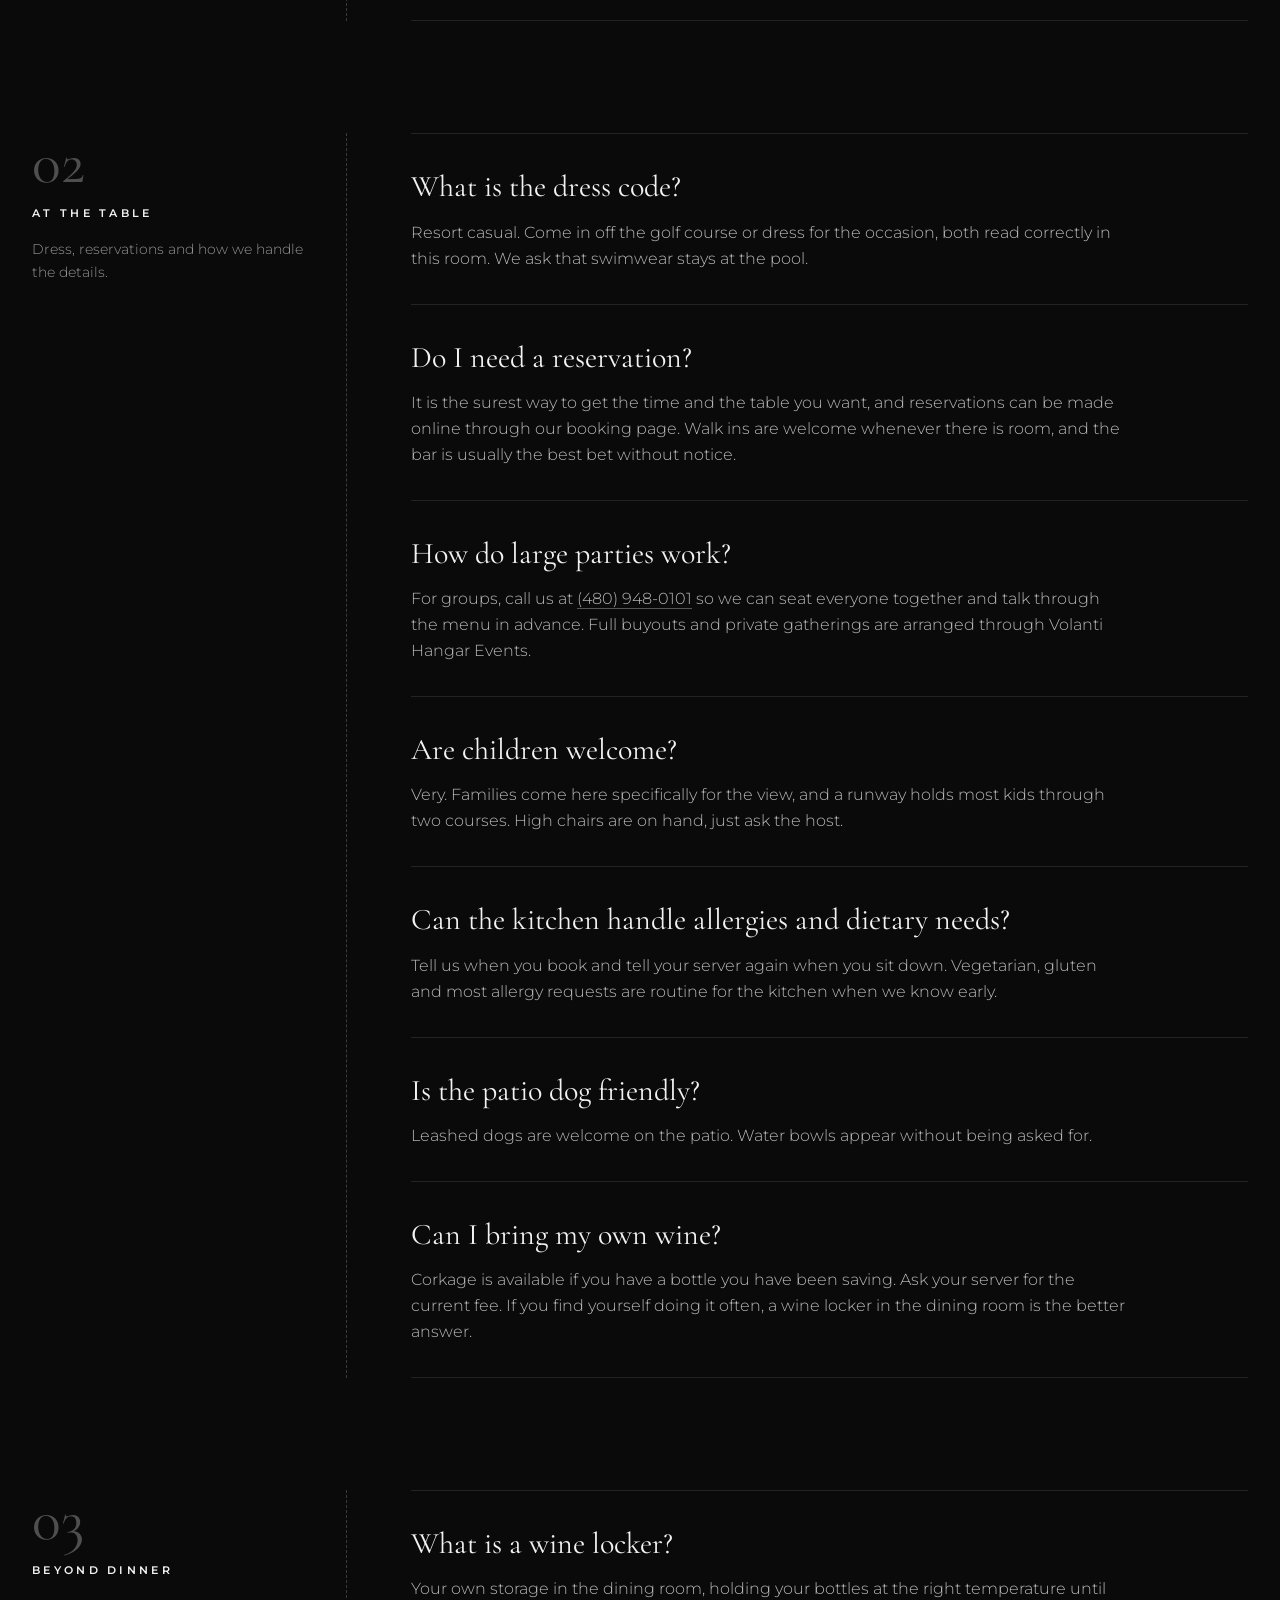
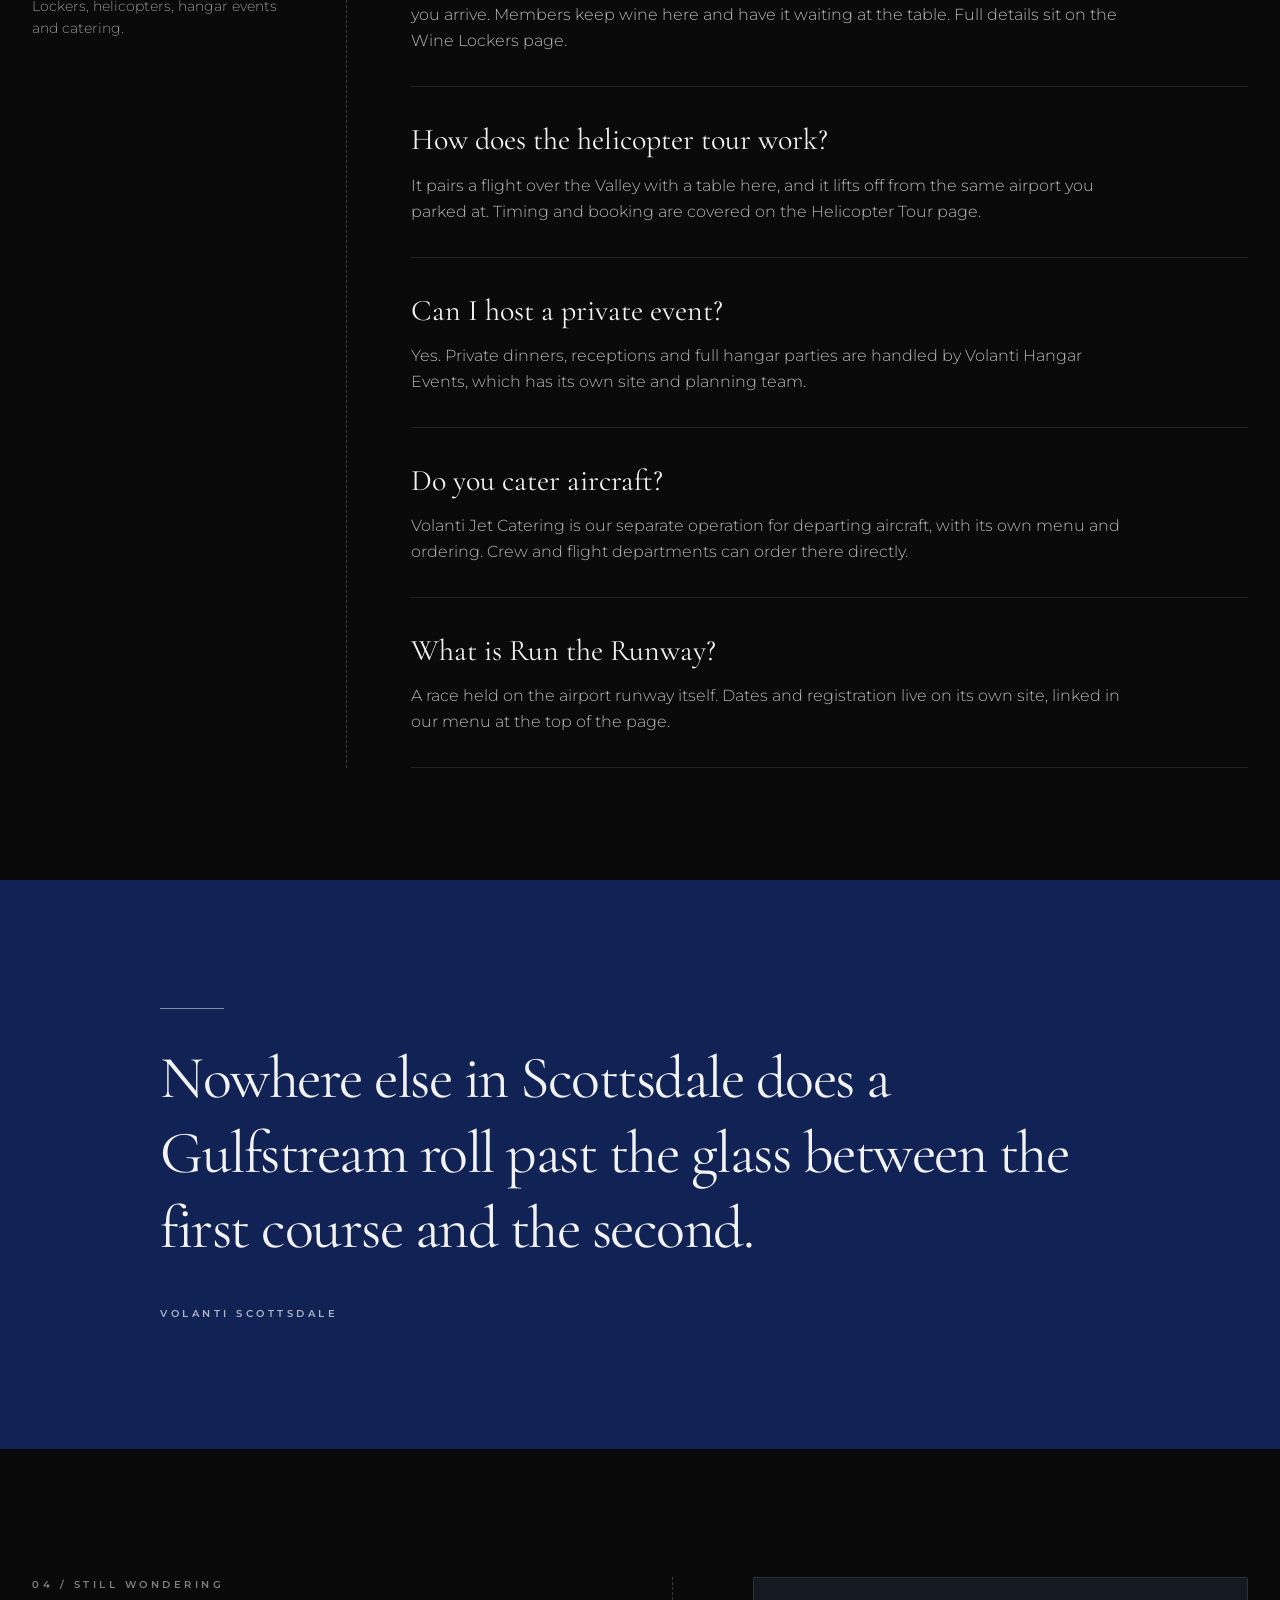
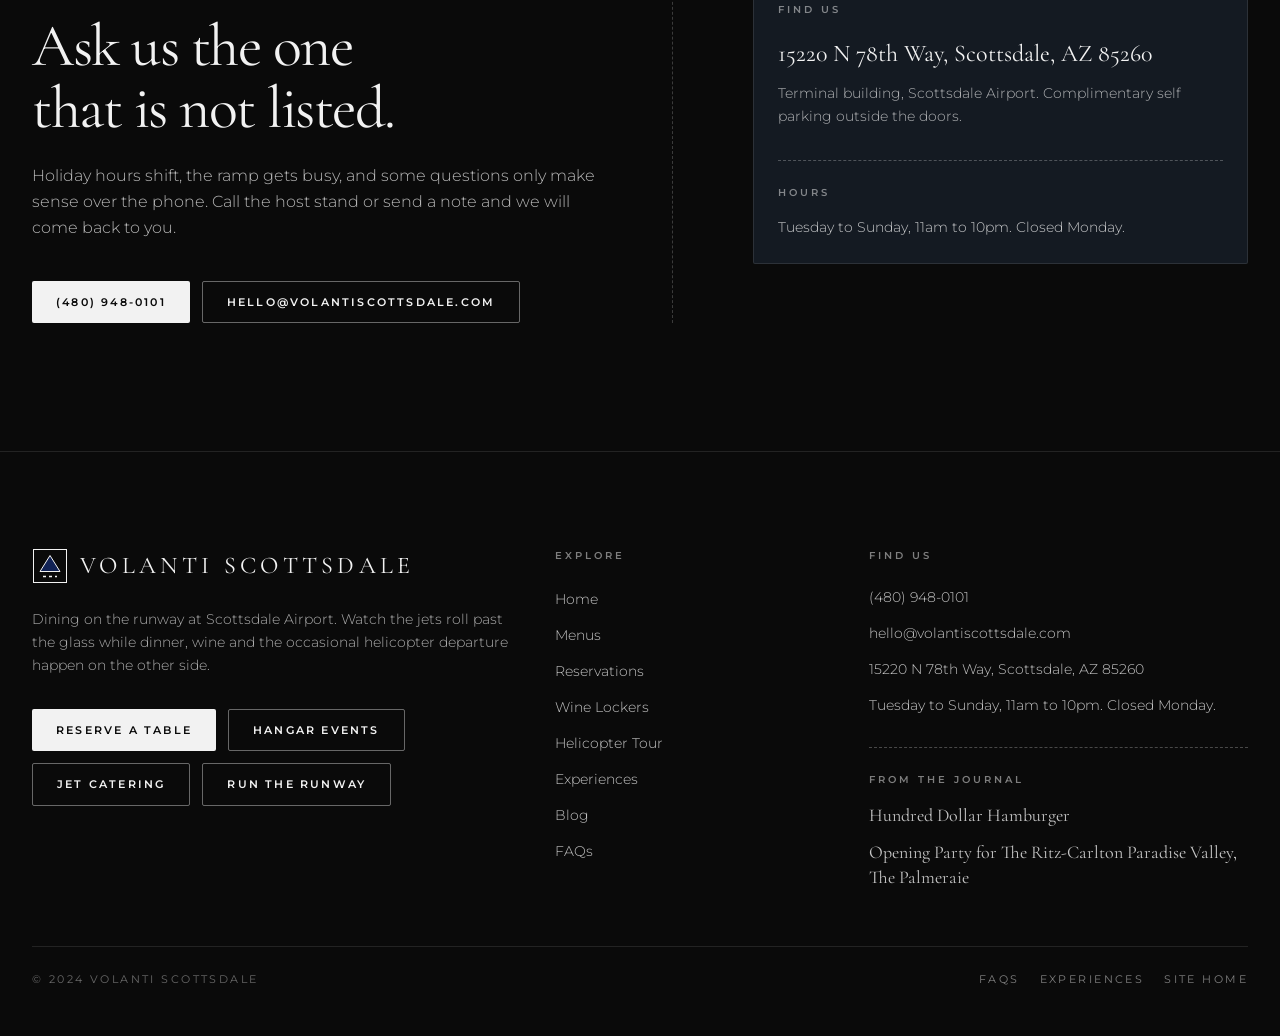
<file: faqs.html>
<!DOCTYPE html>
<html lang="en">
<head>
<meta charset="utf-8">
<meta name="viewport" content="width=device-width, initial-scale=1">
<title>FAQs | VOLANTI SCOTTSDALE</title>
<meta name="description" content="Parking, airport access, dress code, reservations and dining policies at VOLANTI SCOTTSDALE, the restaurant on the runway at Scottsdale Airport.">
<link rel="canonical" href="https://volanti-scottsdale-f7b1.sites.tibly.ai/faqs">
<meta property="og:type" content="website">
<meta property="og:url" content="https://volanti-scottsdale-f7b1.sites.tibly.ai/faqs">
<meta property="og:site_name" content="VOLANTI SCOTTSDALE">
<meta property="og:title" content="FAQs | VOLANTI SCOTTSDALE">
<meta property="og:description" content="Parking, airport access, dress code, reservations and dining policies at VOLANTI SCOTTSDALE, the restaurant on the runway at Scottsdale Airport.">
<meta name="twitter:card" content="summary_large_image">
<script type="application/ld+json" data-tibly-business>{"@context":"https://schema.org","@type":"FoodEstablishment","name":"VOLANTI SCOTTSDALE","url":"https://volanti-scottsdale-f7b1.sites.tibly.ai/"}</script>
<link rel="icon" href="/favicon.svg" type="image/svg+xml">
<link rel="preconnect" href="https://fonts.googleapis.com">
<link rel="preconnect" href="https://fonts.gstatic.com" crossorigin>
<link href="https://fonts.googleapis.com/css2?family=Cormorant+Garamond:ital,wght@0,300;0,400;0,600;1,400&family=Montserrat:wght@300;400;500;600&display=swap" rel="stylesheet">
<style>details[open] > *:not(summary){animation:tibly-acc .35s ease}@keyframes tibly-acc{from{opacity:0;transform:translateY(-4px)}}</style>
<style>@media (prefers-reduced-motion:no-preference){.tibly-fx{opacity:0;transform:translateY(24px);transition:opacity .7s ease,transform .7s ease}.tibly-fx.tibly-fx-in{opacity:1;transform:none}}</style>
<script>addEventListener('DOMContentLoaded',function(){if(!('IntersectionObserver' in window))return;var io=new IntersectionObserver(function(es){es.forEach(function(en){if(en.isIntersecting){en.target.classList.add('tibly-fx-in');io.unobserve(en.target)}})},{rootMargin:'0px 0px -8% 0px'});document.querySelectorAll('section[data-block] > *').forEach(function(el){var p=getComputedStyle(el).position;if(p==='absolute'||p==='fixed')return;if(el.getBoundingClientRect().top>innerHeight){el.classList.add('tibly-fx');io.observe(el)}})});</script>
<style>.tibly-ba{position:relative;overflow:hidden;--ba:50%;cursor:ew-resize;touch-action:pan-y;user-select:none;-webkit-user-select:none}.tibly-ba>img{display:block;width:100%;height:100%;object-fit:cover}.tibly-ba .tibly-ba-before{position:absolute;inset:0;clip-path:inset(0 calc(100% - var(--ba)) 0 0)}.tibly-ba .tibly-ba-before img{display:block;width:100%;height:100%;object-fit:cover}.tibly-ba::after{content:'';position:absolute;top:0;bottom:0;left:var(--ba);width:2px;margin-left:-1px;background:#fff;box-shadow:0 0 6px rgba(0,0,0,.55);pointer-events:none;z-index:1}.tibly-ba::before{content:'';position:absolute;top:50%;left:var(--ba);width:44px;height:44px;transform:translate(-50%,-50%);border-radius:9999px;background:rgba(0,0,0,.75) url("data:image/svg+xml,%3Csvg%20xmlns='http://www.w3.org/2000/svg'%20viewBox='0%200%2024%2024'%20fill='%23fff'%3E%3Cpath%20d='M9%206l-6%206%206%206zM15%206l6%206-6%206z'/%3E%3C/svg%3E") center/22px 22px no-repeat;border:2px solid #fff;box-shadow:0 2px 8px rgba(0,0,0,.4);pointer-events:none;z-index:1}.tibly-ba input[type=range]{position:absolute;inset:0;width:100%;height:100%;margin:0;opacity:0;pointer-events:none;-webkit-appearance:none;appearance:none;z-index:2}.tibly-gallery-item{position:relative;overflow:hidden;margin:0;display:block;isolation:isolate}.tibly-gallery-item>img,.tibly-gallery-item>a>img{display:block;width:100%;height:100%;object-fit:cover;transition:transform 1.1s cubic-bezier(.2,.7,.2,1),filter .6s ease}.tibly-gallery-item:hover>img,.tibly-gallery-item:hover>a>img,.tibly-gallery-item:focus-within>img{transform:scale(1.06);filter:brightness(1.04)}.tibly-gallery-item>figcaption{position:absolute;left:0;right:0;bottom:0;padding:2.25rem 1rem .9rem;color:#fff;font-size:.875rem;line-height:1.35;background:linear-gradient(to top,rgba(0,0,0,.7),rgba(0,0,0,0));transform:translateY(100%);opacity:0;transition:transform .55s cubic-bezier(.2,.7,.2,1),opacity .45s ease;pointer-events:none}.tibly-gallery-item:hover>figcaption,.tibly-gallery-item:focus-within>figcaption{transform:none;opacity:1}@media (hover:none){.tibly-gallery-item>figcaption{transform:none;opacity:1}}.tibly-gallery[data-gallery-ready] .tibly-gallery-item{opacity:0;transform:translateY(28px) scale(.97);transition:opacity .7s ease,transform .9s cubic-bezier(.2,.7,.2,1);transition-delay:calc(var(--i,0)*70ms)}.tibly-gallery[data-gallery-ready] .tibly-gallery-item.is-in{opacity:1;transform:none}@media (prefers-reduced-motion:reduce){.tibly-gallery .tibly-gallery-item{opacity:1!important;transform:none!important;transition:none!important}.tibly-gallery-item>img{transition:none!important}}[data-lightbox]{cursor:zoom-in}.tibly-lb{position:fixed;inset:0;z-index:9999;background:rgba(8,8,10,.94);-webkit-backdrop-filter:blur(14px);backdrop-filter:blur(14px);display:flex;align-items:center;justify-content:center;cursor:zoom-out;padding:clamp(16px,4vw,48px);animation:tibly-lb-in .28s ease both;touch-action:pan-y}.tibly-lb.is-out{animation:tibly-lb-out .22s ease both}.tibly-lb figure{position:relative;margin:0;max-width:100%;max-height:100%;display:flex;flex-direction:column;align-items:center;cursor:default}.tibly-lb img{display:block;-webkit-user-drag:none;user-select:none;-webkit-user-select:none;max-width:100%;max-height:calc(100vh - clamp(32px,8vw,96px) - 3.5rem);object-fit:contain;border-radius:6px;box-shadow:0 30px 80px rgba(0,0,0,.6);animation:tibly-lb-img .4s cubic-bezier(.2,.7,.2,1) both}.tibly-lb figcaption{color:rgba(255,255,255,.85);font-size:.9rem;line-height:1.4;text-align:center;padding:.9rem 1rem 0;max-width:60ch;min-height:1.5rem}.tibly-lb figcaption:empty{display:none}.tibly-lb button{position:absolute;display:flex;align-items:center;justify-content:center;width:44px;height:44px;border:0;border-radius:9999px;background:rgba(255,255,255,.12);color:#fff;cursor:pointer;transition:background .2s,transform .2s;-webkit-tap-highlight-color:transparent}.tibly-lb button:hover{background:rgba(255,255,255,.24);transform:scale(1.06)}.tibly-lb button:focus-visible{outline:2px solid #fff;outline-offset:2px}.tibly-lb button svg{width:22px;height:22px;fill:none;stroke:currentColor;stroke-width:2;stroke-linecap:round;stroke-linejoin:round}.tibly-lb .tibly-lb-x{top:16px;right:16px}.tibly-lb .tibly-lb-prev,.tibly-lb .tibly-lb-next{top:50%;transform:translateY(-50%)}.tibly-lb .tibly-lb-prev:hover,.tibly-lb .tibly-lb-next:hover{transform:translateY(-50%) scale(1.06)}.tibly-lb .tibly-lb-prev{left:12px}.tibly-lb .tibly-lb-next{right:12px}.tibly-lb .tibly-lb-n{position:absolute;top:24px;left:50%;transform:translateX(-50%);color:rgba(255,255,255,.7);font-size:.8rem;letter-spacing:.08em;font-variant-numeric:tabular-nums}.tibly-lb[data-single] .tibly-lb-prev,.tibly-lb[data-single] .tibly-lb-next,.tibly-lb[data-single] .tibly-lb-n{display:none}@keyframes tibly-lb-in{from{opacity:0}to{opacity:1}}@keyframes tibly-lb-out{from{opacity:1}to{opacity:0}}@keyframes tibly-lb-img{from{opacity:0;transform:scale(.92) translateY(12px)}to{opacity:1;transform:none}}@media (prefers-reduced-motion:reduce){.tibly-lb,.tibly-lb img,.tibly-lb.is-out{animation:none!important}}</style>
<script>document.addEventListener('input',function(e){var t=e.target;if(!t||t.type!=='range')return;var c=t.closest&&t.closest('.tibly-ba');if(c)c.style.setProperty('--ba',t.value+'%')});document.addEventListener('pointerdown',function(e){var c=e.target.closest&&e.target.closest('.tibly-ba');if(!c||e.button>0)return;e.preventDefault();var inp=c.querySelector('input[type=range]');var set=function(x){var r=c.getBoundingClientRect();if(!r.width)return;var p=Math.max(0,Math.min(100,(x-r.left)*100/r.width));c.style.setProperty('--ba',p+'%');if(inp)inp.value=Math.round(p)};set(e.clientX);var mv=function(ev){set(ev.clientX)};var up=function(){document.removeEventListener('pointermove',mv);document.removeEventListener('pointerup',up);document.removeEventListener('pointercancel',up)};document.addEventListener('pointermove',mv);document.addEventListener('pointerup',up);document.addEventListener('pointercancel',up)});document.addEventListener('click',function(e){var im=e.target.closest&&e.target.closest('[data-lightbox]');if(!im||!(im.currentSrc||im.src)||e.target.closest('.tibly-lb'))return;e.preventDefault();var scope=im.closest('.tibly-gallery')||im.closest('section')||im.parentNode;var set=Array.prototype.filter.call(scope.querySelectorAll('[data-lightbox]'),function(x){return x.currentSrc||x.src});var i=Math.max(0,set.indexOf(im));var o=document.createElement('div');o.className='tibly-lb';o.setAttribute('role','dialog');o.setAttribute('aria-modal','true');o.setAttribute('aria-label','Photo viewer');if(set.length<2)o.setAttribute('data-single','');var svgL='<svg viewBox="0 0 24 24"><path d="M15 6l-6 6 6 6"/></svg>',svgR='<svg viewBox="0 0 24 24"><path d="M9 6l6 6-6 6"/></svg>',svgX='<svg viewBox="0 0 24 24"><path d="M6 6l12 12M18 6L6 18"/></svg>';o.innerHTML='<span class="tibly-lb-n"></span><figure><img alt="" draggable="false"><figcaption></figcaption></figure><button type="button" class="tibly-lb-prev" aria-label="Previous photo">'+svgL+'</button><button type="button" class="tibly-lb-next" aria-label="Next photo">'+svgR+'</button><button type="button" class="tibly-lb-x" aria-label="Close">'+svgX+'</button>';var big=o.querySelector('img'),cap=o.querySelector('figcaption'),n=o.querySelector('.tibly-lb-n');var capOf=function(x){var f=x.closest('figure'),c=f&&f.querySelector('figcaption');return (c&&c.textContent.trim())||x.alt||''};var show=function(k){i=(k+set.length)%set.length;var x=set[i];big.style.animation='none';void big.offsetWidth;big.style.animation='';big.src=x.currentSrc||x.src;big.alt=x.alt||'';cap.textContent=capOf(x);n.textContent=(i+1)+' / '+set.length;[set[(i+1)%set.length],set[(i-1+set.length)%set.length]].forEach(function(p){if(p&&p!==x){var pre=new Image();pre.src=p.currentSrc||p.src}})};var prevOverflow=document.documentElement.style.overflow;document.documentElement.style.overflow='hidden';var close=function(){document.removeEventListener('keydown',key);o.classList.add('is-out');var done=function(){o.remove();document.documentElement.style.overflow=prevOverflow;try{im.focus({preventScroll:true})}catch(_){}};if(matchMedia('(prefers-reduced-motion:reduce)').matches)done();else setTimeout(done,220)};var key=function(ev){if(ev.key==='Escape')close();else if(ev.key==='ArrowRight')show(i+1);else if(ev.key==='ArrowLeft')show(i-1)};document.addEventListener('keydown',key);var swiped=false;o.addEventListener('click',function(ev){if(swiped){swiped=false;return}var b=ev.target.closest('button');if(b){ev.stopPropagation();if(b.classList.contains('tibly-lb-prev'))show(i-1);else if(b.classList.contains('tibly-lb-next'))show(i+1);else close();return}if(!ev.target.closest('figure'))close()});var x0=null;o.addEventListener('pointerdown',function(ev){x0=ev.clientX});o.addEventListener('pointerup',function(ev){if(x0===null)return;var dx=ev.clientX-x0;x0=null;if(Math.abs(dx)>40&&set.length>1){swiped=true;show(dx<0?i+1:i-1)}});show(i);document.body.appendChild(o);var xb=o.querySelector('.tibly-lb-x');if(xb)xb.focus({preventScroll:true})});document.addEventListener('click',function(e){var x=e.target.closest&&e.target.closest('[data-announce-close]');if(!x)return;var b=x.closest('[data-announce]');if(b){b.style.display='none';try{sessionStorage.setItem('tibly-announce','1')}catch(_){}}});addEventListener('DOMContentLoaded',function(){try{if(sessionStorage.getItem('tibly-announce')==='1'){var b=document.querySelector('[data-announce]');if(b)b.style.display='none'}}catch(_){}if('IntersectionObserver' in window&&!matchMedia('(prefers-reduced-motion:reduce)').matches){var els=document.querySelectorAll('[data-count]');if(els.length){var io=new IntersectionObserver(function(es){es.forEach(function(en){if(!en.isIntersecting)return;io.unobserve(en.target);var el=en.target,s=el.textContent||'',m=s.match(/[\d,]*\d(?:\.\d+)?/);if(!m)return;var raw=m[0],num=parseFloat(raw.replace(/,/g,''));if(!isFinite(num))return;if(!el.getAttribute('data-count'))el.setAttribute('data-count',s);var pre=s.slice(0,m.index),post=s.slice(m.index+raw.length),grp=raw.indexOf(',')>=0,dec=(raw.split('.')[1]||'').length,t0=performance.now();requestAnimationFrame(function tick(now){var p=Math.min((now-t0)/1400,1);p=1-Math.pow(1-p,3);var v=(num*p).toFixed(dec);if(grp)v=Number(v).toLocaleString('en-US',{minimumFractionDigits:dec});el.textContent=pre+v+post;if(p<1)requestAnimationFrame(tick)})})},{rootMargin:'0px 0px -10% 0px'});els.forEach(function(el){io.observe(el)})}}if('IntersectionObserver' in window&&!matchMedia('(prefers-reduced-motion:reduce)').matches){document.querySelectorAll('.tibly-gallery').forEach(function(g){var items=g.querySelectorAll('.tibly-gallery-item');if(!items.length)return;var gio=new IntersectionObserver(function(es){es.forEach(function(en){if(!en.isIntersecting)return;gio.unobserve(en.target);en.target.classList.add('is-in')})},{rootMargin:'0px 0px -8% 0px',threshold:.1});var watch=function(el,k){el.style.setProperty('--i',k%12);gio.observe(el)};items.forEach(watch);g.setAttribute('data-gallery-ready','');if('MutationObserver' in window)new MutationObserver(function(ms){ms.forEach(function(m){m.addedNodes.forEach(function(nd){if(nd.nodeType===1&&nd.classList&&nd.classList.contains('tibly-gallery-item'))watch(nd,0)})})}).observe(g,{childList:true})})}var badge=document.querySelector('[data-tibly-open]');if(badge){var src=document.querySelector('[data-tibly-field="hours"]');var txt=(src&&src.textContent||'').toLowerCase();var days=['sun','mon','tue','wed','thu','fri','sat'];var toMin=function(h,mm,ap){h=+h;mm=+(mm||0);if(ap==='pm'&&h!==12)h+=12;if(ap==='am'&&h===12)h=0;return h*60+mm};var spans=[];var re=/(sun|mon|tue|wed|thu|fri|sat|daily|every ?day)[a-z]*\s*(?:[-\u2013\u2014]\s*(sun|mon|tue|wed|thu|fri|sat)[a-z]*)?\s*:?\s*(\d{1,2})(?::(\d{2}))?\s*(am|pm)?\s*[-\u2013\u2014]\s*(\d{1,2})(?::(\d{2}))?\s*(am|pm)?/g,mm;while((mm=re.exec(txt))){var d1=mm[1].slice(0,3),d2=mm[2],ap1=mm[5]||(mm[8]==='pm'&&+mm[3]<=+mm[6]?'am':mm[8]),o=toMin(mm[3],mm[4],ap1),c=toMin(mm[6],mm[7],mm[8]);var from=d1==='dai'||d1==='eve'?0:days.indexOf(d1),to=d2?days.indexOf(d2.slice(0,3)):(d1==='dai'||d1==='eve'?6:from);if(from<0)continue;for(var d=from;;d=(d+1)%7){spans.push([d,o,c]);if(d===to)break}}if(spans.length){var now=new Date(),cur=now.getDay(),min=now.getHours()*60+now.getMinutes();var open=spans.some(function(s){return s[0]===cur&&min>=s[1]&&min<s[2]});badge.textContent=open?(badge.getAttribute('data-open-text')||'Open now'):(badge.getAttribute('data-closed-text')||'Closed now');badge.setAttribute('data-state',open?'open':'closed');badge.hidden=false}}});</script>
<style>header a[aria-current="page"]:not(:has(img,svg)){text-decoration:underline;text-underline-offset:4px;text-decoration-thickness:1px}</style>
<style>#nav-open~[class*="peer-checked:"][class*="fixed"]{min-height:100vh;min-height:100dvh}@media (prefers-reduced-motion:no-preference){label[for="nav-open"] span{transition:transform .3s ease,opacity .2s ease}header:has(#nav-open:checked) label[for="nav-open"]:not([aria-label="Close" i]) span:not(:has(span)):nth-of-type(1){transform:translateY(8px) rotate(45deg)}header:has(#nav-open:checked) label[for="nav-open"]:not([aria-label="Close" i]) span:not(:has(span)):nth-of-type(2){opacity:0}header:has(#nav-open:checked) label[for="nav-open"]:not([aria-label="Close" i]) span:not(:has(span)):nth-of-type(3){transform:translateY(-8px) rotate(-45deg)}#nav-open:checked~[class*="peer-checked:"]{animation:tibly-nav-in .25s ease}#nav-open:checked~[class*="peer-checked:"] label[for="nav-open"]{display:inline-block;animation:tibly-x-in .35s ease}@keyframes tibly-nav-in{from{opacity:0;transform:translateY(10px)}}@keyframes tibly-x-in{from{opacity:0;transform:rotate(-90deg) scale(.6)}}}</style>
<link rel="stylesheet" href="/styles.css?v=e0518df8">
</head>
<body>
<!-- block:header -->
<header class="sticky top-0 z-40 border-b border-white/10 bg-night/95 text-ink">
  <input type="checkbox" id="nav-open" class="peer sr-only">

  <div class="mx-auto flex w-full max-w-7xl items-center justify-between gap-4 px-5 py-4 sm:px-8">
    <a href="/" class="group flex items-center gap-3">
      <svg viewBox="0 0 36 36" class="h-9 w-9 shrink-0 text-ink transition-transform duration-500 group-hover:rotate-3" aria-hidden="true">
        <rect x="1.5" y="1.5" width="33" height="33" fill="none" stroke="currentColor" stroke-width="1"></rect>
        <path d="M8 23.5 L18 7.5 L28 23.5 Z" fill="#112255" stroke="currentColor" stroke-width="1"></path>
        <line x1="11" y1="28.5" x2="25" y2="28.5" stroke="currentColor" stroke-width="1.5" stroke-dasharray="3 3"></line>
      </svg>
      <span data-tibly-field="business-name" class="font-display text-xl leading-none tracking-[0.18em] sm:text-2xl">VOLANTI SCOTTSDALE</span>
    </a>

    <nav class="hidden items-center gap-5 lg:flex xl:gap-7" aria-label="Primary">
      <a href="https://runtherunwayaz.org" target="_blank" rel="noopener" class="border-b border-transparent pb-1 font-body text-[10px] font-semibold uppercase tracking-[0.22em] text-ink/70 transition-colors duration-300 hover:border-ink hover:text-ink">Run the Runway</a>
      <a href="/" class="border-b border-transparent pb-1 font-body text-[10px] font-semibold uppercase tracking-[0.22em] text-ink/70 transition-colors duration-300 hover:border-ink hover:text-ink">Home</a>
      <a href="/menus" class="border-b border-transparent pb-1 font-body text-[10px] font-semibold uppercase tracking-[0.22em] text-ink/70 transition-colors duration-300 hover:border-ink hover:text-ink">Menus</a>
      <a href="/9967610" class="border-b border-transparent pb-1 font-body text-[10px] font-semibold uppercase tracking-[0.22em] text-ink/70 transition-colors duration-300 hover:border-ink hover:text-ink">Reservations</a>
      <a href="/wine-lockers" class="border-b border-transparent pb-1 font-body text-[10px] font-semibold uppercase tracking-[0.22em] text-ink/70 transition-colors duration-300 hover:border-ink hover:text-ink">Wine Lockers</a>
      <a href="/helicopter" class="border-b border-transparent pb-1 font-body text-[10px] font-semibold uppercase tracking-[0.22em] text-ink/70 transition-colors duration-300 hover:border-ink hover:text-ink">Helicopter Tour</a>
      <a href="https://www.volantijetcatering.com" target="_blank" rel="noopener" class="border-b border-transparent pb-1 font-body text-[10px] font-semibold uppercase tracking-[0.22em] text-ink/70 transition-colors duration-300 hover:border-ink hover:text-ink">Jet Catering</a>
      <a href="https://volantihangarevents.com" target="_blank" rel="noopener" class="border-b border-transparent pb-1 font-body text-[10px] font-semibold uppercase tracking-[0.22em] text-ink/70 transition-colors duration-300 hover:border-ink hover:text-ink">Events</a>
      <a href="https://www.sevenrooms.com/explore/volanti/reservations/create/search/" target="_blank" rel="noopener" class="btn">Reserve a Table</a>
    </nav>

    <label for="nav-open" class="cursor-pointer p-2 lg:hidden" aria-label="Menu">
      <span class="block h-px w-7 bg-ink"></span>
      <span class="mt-2 block h-px w-7 bg-ink"></span>
      <span class="mt-2 block h-px w-7 bg-ink"></span>
    </label>
  </div>

  <div class="hidden flex-col bg-night peer-checked:flex lg:hidden fixed inset-0 z-50 overflow-y-auto">
    <div class="flex items-center justify-between border-b border-white/10 px-5 py-4 sm:px-8">
      <span class="flex items-center gap-3">
        <svg viewBox="0 0 36 36" class="h-9 w-9 shrink-0 text-ink" aria-hidden="true">
          <rect x="1.5" y="1.5" width="33" height="33" fill="none" stroke="currentColor" stroke-width="1"></rect>
          <path d="M8 23.5 L18 7.5 L28 23.5 Z" fill="#112255" stroke="currentColor" stroke-width="1"></path>
          <line x1="11" y1="28.5" x2="25" y2="28.5" stroke="currentColor" stroke-width="1.5" stroke-dasharray="3 3"></line>
        </svg>
        <span class="font-display text-xl leading-none tracking-[0.18em] text-ink">VOLANTI SCOTTSDALE</span>
      </span>
      <label for="nav-open" aria-label="Close" class="cursor-pointer p-2">
        <svg viewBox="0 0 24 24" class="h-7 w-7 text-ink" fill="none" stroke="currentColor" stroke-width="1.25" aria-hidden="true">
          <line x1="5" y1="5" x2="19" y2="19"></line>
          <line x1="19" y1="5" x2="5" y2="19"></line>
        </svg>
      </label>
    </div>

    <nav class="flex flex-1 flex-col justify-center gap-5 px-5 py-10 sm:px-8" aria-label="Mobile">
      <a href="https://runtherunwayaz.org" target="_blank" rel="noopener" class="font-display text-3xl tracking-wide text-ink/80 transition-colors hover:text-ink">Run the Runway</a>
      <a href="/" class="font-display text-3xl tracking-wide text-ink transition-colors hover:text-ink/70">Home</a>
      <a href="/menus" class="font-display text-3xl tracking-wide text-ink transition-colors hover:text-ink/70">Menus</a>
      <a href="/9967610" class="font-display text-3xl tracking-wide text-ink transition-colors hover:text-ink/70">Reservations</a>
      <a href="/wine-lockers" class="font-display text-3xl tracking-wide text-ink transition-colors hover:text-ink/70">Wine Lockers</a>
      <a href="/helicopter" class="font-display text-3xl tracking-wide text-ink transition-colors hover:text-ink/70">Helicopter Tour</a>
      <a href="https://www.volantijetcatering.com" target="_blank" rel="noopener" class="font-display text-3xl tracking-wide text-ink transition-colors hover:text-ink/70">Jet Catering</a>
      <a href="https://volantihangarevents.com" target="_blank" rel="noopener" class="font-display text-3xl tracking-wide text-ink transition-colors hover:text-ink/70">Events</a>
    </nav>

    <div class="border-t border-white/10 px-5 py-6 sm:px-8">
      <a href="https://www.sevenrooms.com/explore/volanti/reservations/create/search/" target="_blank" rel="noopener" class="btn w-full py-4">Reserve a Table</a>
    </div>
  </div>
</header>
<!-- /block:header -->
<!-- block:statement-hero -->
<section class="relative overflow-hidden border-b border-white/10 bg-night pb-20 pt-16 text-ink md:pb-32 md:pt-28" data-block="statement-hero">
  <span class="pointer-events-none absolute left-1/2 top-0 hidden h-full w-px -translate-x-1/2 border-l border-dashed border-white/15 lg:block" aria-hidden="true"></span>

  <div class="relative mx-auto w-full max-w-7xl px-5 sm:px-8">
    <p class="font-body text-[10px] font-semibold uppercase tracking-[0.35em] text-ink/50">Before you arrive</p>

    <h1 class="mt-8 font-display text-5xl leading-[0.95] tracking-tight md:text-8xl">
      Questions,
      <span class="mt-2 block [-webkit-text-stroke:1px_var(--color-ink)] text-transparent">answered.</span>
    </h1>

    <div class="mt-12 grid grid-cols-1 gap-10 md:mt-16 md:grid-cols-12">
      <div class="md:col-span-5">
        <div class="h-px w-24 bg-ink/40"></div>
        <p class="mt-6 font-body text-sm font-light uppercase tracking-[0.22em] text-ink/60">
          Scottsdale Airport
        </p>
      </div>
      <div class="md:col-span-7 md:pl-6">
        <p class="max-w-prose font-body text-base font-light leading-relaxed text-ink/80 md:text-lg">
          Most of what guests ask us comes down to three things: how to find the door, what to wear, and whether the jets really do roll past the window. The answers are below, along with the dining policies worth knowing before you sit down.
        </p>
      </div>
    </div>
  </div>
</section>
<!-- /block:statement-hero -->
<!-- block:feature-rows -->
<section class="bg-night py-16 text-ink md:py-28" data-block="feature-rows">
  <div class="mx-auto w-full max-w-7xl px-5 sm:px-8">

    <div class="grid grid-cols-1 gap-8 md:grid-cols-12 md:gap-10">
      <div class="md:col-span-4 lg:col-span-3">
        <div class="md:sticky md:top-28">
          <span class="font-display text-5xl leading-none text-ink/30 md:text-6xl">01</span>
          <h2 class="mt-3 font-body text-[11px] font-semibold uppercase tracking-[0.3em] text-ink">Getting here</h2>
          <p class="mt-4 max-w-xs font-body text-sm font-light leading-relaxed text-ink/60">Parking, the terminal and the view of the ramp.</p>
        </div>
      </div>

      <dl class="md:col-span-8 lg:col-span-9 md:border-l md:border-dashed md:border-white/20 md:pl-10 lg:pl-16">
        <div class="border-t border-white/10 py-8">
          <dt class="font-display text-2xl leading-snug md:text-3xl">Where exactly are you?</dt>
          <dd class="mt-3 max-w-prose font-body text-sm font-light leading-relaxed text-ink/75 md:text-base">
            Inside the terminal at Scottsdale Airport, with the dining room and patio facing the taxiway. The address is <span data-tibly-field="address">15220 N 78th Way, Scottsdale, AZ 85260</span>. Map apps bring you to the terminal lot, which is where you want to be.
          </dd>
        </div>

        <div class="border-t border-white/10 py-8">
          <dt class="font-display text-2xl leading-snug md:text-3xl">Is there parking?</dt>
          <dd class="mt-3 max-w-prose font-body text-sm font-light leading-relaxed text-ink/75 md:text-base">
            Yes. Self parking sits directly outside the terminal doors and it is complimentary for guests. On busy evenings the lot fills, so give yourself a few extra minutes before your reservation time.
          </dd>
        </div>

        <div class="border-t border-white/10 py-8">
          <dt class="font-display text-2xl leading-snug md:text-3xl">Do I have to go through airport security?</dt>
          <dd class="mt-3 max-w-prose font-body text-sm font-light leading-relaxed text-ink/75 md:text-base">
            No. We are on the public side of the terminal. You walk in from the parking lot the way you would at any other restaurant. No boarding pass, no screening, no aircraft required.
          </dd>
        </div>

        <div class="border-t border-b border-white/10 py-8">
          <dt class="font-display text-2xl leading-snug md:text-3xl">Can we really see the aircraft?</dt>
          <dd class="mt-3 max-w-prose font-body text-sm font-light leading-relaxed text-ink/75 md:text-base">
            That is the whole idea. The windows and the patio look straight out at the ramp, and jets taxi past through dinner. Window seats go first, so mention it when you book and we will do what we can.
          </dd>
        </div>
      </dl>
    </div>

    <div class="mt-16 grid grid-cols-1 gap-8 md:mt-28 md:grid-cols-12 md:gap-10">
      <div class="md:col-span-4 lg:col-span-3">
        <div class="md:sticky md:top-28">
          <span class="font-display text-5xl leading-none text-ink/30 md:text-6xl">02</span>
          <h2 class="mt-3 font-body text-[11px] font-semibold uppercase tracking-[0.3em] text-ink">At the table</h2>
          <p class="mt-4 max-w-xs font-body text-sm font-light leading-relaxed text-ink/60">Dress, reservations and how we handle the details.</p>
        </div>
      </div>

      <dl class="md:col-span-8 lg:col-span-9 md:border-l md:border-dashed md:border-white/20 md:pl-10 lg:pl-16">
        <div class="border-t border-white/10 py-8">
          <dt class="font-display text-2xl leading-snug md:text-3xl">What is the dress code?</dt>
          <dd class="mt-3 max-w-prose font-body text-sm font-light leading-relaxed text-ink/75 md:text-base">
            Resort casual. Come in off the golf course or dress for the occasion, both read correctly in this room. We ask that swimwear stays at the pool.
          </dd>
        </div>

        <div class="border-t border-white/10 py-8">
          <dt class="font-display text-2xl leading-snug md:text-3xl">Do I need a reservation?</dt>
          <dd class="mt-3 max-w-prose font-body text-sm font-light leading-relaxed text-ink/75 md:text-base">
            It is the surest way to get the time and the table you want, and reservations can be made online through our booking page. Walk ins are welcome whenever there is room, and the bar is usually the best bet without notice.
          </dd>
        </div>

        <div class="border-t border-white/10 py-8">
          <dt class="font-display text-2xl leading-snug md:text-3xl">How do large parties work?</dt>
          <dd class="mt-3 max-w-prose font-body text-sm font-light leading-relaxed text-ink/75 md:text-base">
            For groups, call us at
            <a href="tel:+14809480101" class="underline decoration-white/30 underline-offset-4 transition-colors duration-300 hover:decoration-ink"><span data-tibly-field="phone">(480) 948-0101</span></a>
            so we can seat everyone together and talk through the menu in advance. Full buyouts and private gatherings are arranged through Volanti Hangar Events.
          </dd>
        </div>

        <div class="border-t border-white/10 py-8">
          <dt class="font-display text-2xl leading-snug md:text-3xl">Are children welcome?</dt>
          <dd class="mt-3 max-w-prose font-body text-sm font-light leading-relaxed text-ink/75 md:text-base">
            Very. Families come here specifically for the view, and a runway holds most kids through two courses. High chairs are on hand, just ask the host.
          </dd>
        </div>

        <div class="border-t border-white/10 py-8">
          <dt class="font-display text-2xl leading-snug md:text-3xl">Can the kitchen handle allergies and dietary needs?</dt>
          <dd class="mt-3 max-w-prose font-body text-sm font-light leading-relaxed text-ink/75 md:text-base">
            Tell us when you book and tell your server again when you sit down. Vegetarian, gluten and most allergy requests are routine for the kitchen when we know early.
          </dd>
        </div>

        <div class="border-t border-white/10 py-8">
          <dt class="font-display text-2xl leading-snug md:text-3xl">Is the patio dog friendly?</dt>
          <dd class="mt-3 max-w-prose font-body text-sm font-light leading-relaxed text-ink/75 md:text-base">
            Leashed dogs are welcome on the patio. Water bowls appear without being asked for.
          </dd>
        </div>

        <div class="border-t border-b border-white/10 py-8">
          <dt class="font-display text-2xl leading-snug md:text-3xl">Can I bring my own wine?</dt>
          <dd class="mt-3 max-w-prose font-body text-sm font-light leading-relaxed text-ink/75 md:text-base">
            Corkage is available if you have a bottle you have been saving. Ask your server for the current fee. If you find yourself doing it often, a wine locker in the dining room is the better answer.
          </dd>
        </div>
      </dl>
    </div>

    <div class="mt-16 grid grid-cols-1 gap-8 md:mt-28 md:grid-cols-12 md:gap-10">
      <div class="md:col-span-4 lg:col-span-3">
        <div class="md:sticky md:top-28">
          <span class="font-display text-5xl leading-none text-ink/30 md:text-6xl">03</span>
          <h2 class="mt-3 font-body text-[11px] font-semibold uppercase tracking-[0.3em] text-ink">Beyond dinner</h2>
          <p class="mt-4 max-w-xs font-body text-sm font-light leading-relaxed text-ink/60">Lockers, helicopters, hangar events and catering.</p>
        </div>
      </div>

      <dl class="md:col-span-8 lg:col-span-9 md:border-l md:border-dashed md:border-white/20 md:pl-10 lg:pl-16">
        <div class="border-t border-white/10 py-8">
          <dt class="font-display text-2xl leading-snug md:text-3xl">What is a wine locker?</dt>
          <dd class="mt-3 max-w-prose font-body text-sm font-light leading-relaxed text-ink/75 md:text-base">
            Your own storage in the dining room, holding your bottles at the right temperature until you arrive. Members keep wine here and have it waiting at the table. Full details sit on the Wine Lockers page.
          </dd>
        </div>

        <div class="border-t border-white/10 py-8">
          <dt class="font-display text-2xl leading-snug md:text-3xl">How does the helicopter tour work?</dt>
          <dd class="mt-3 max-w-prose font-body text-sm font-light leading-relaxed text-ink/75 md:text-base">
            It pairs a flight over the Valley with a table here, and it lifts off from the same airport you parked at. Timing and booking are covered on the Helicopter Tour page.
          </dd>
        </div>

        <div class="border-t border-white/10 py-8">
          <dt class="font-display text-2xl leading-snug md:text-3xl">Can I host a private event?</dt>
          <dd class="mt-3 max-w-prose font-body text-sm font-light leading-relaxed text-ink/75 md:text-base">
            Yes. Private dinners, receptions and full hangar parties are handled by Volanti Hangar Events, which has its own site and planning team.
          </dd>
        </div>

        <div class="border-t border-white/10 py-8">
          <dt class="font-display text-2xl leading-snug md:text-3xl">Do you cater aircraft?</dt>
          <dd class="mt-3 max-w-prose font-body text-sm font-light leading-relaxed text-ink/75 md:text-base">
            Volanti Jet Catering is our separate operation for departing aircraft, with its own menu and ordering. Crew and flight departments can order there directly.
          </dd>
        </div>

        <div class="border-t border-b border-white/10 py-8">
          <dt class="font-display text-2xl leading-snug md:text-3xl">What is Run the Runway?</dt>
          <dd class="mt-3 max-w-prose font-body text-sm font-light leading-relaxed text-ink/75 md:text-base">
            A race held on the airport runway itself. Dates and registration live on its own site, linked in our menu at the top of the page.
          </dd>
        </div>
      </dl>
    </div>

  </div>
</section>
<!-- /block:feature-rows -->
<!-- block:pull-quote -->
<section class="bg-brand-600 py-20 text-ink md:py-32" data-block="pull-quote">
  <div class="mx-auto w-full max-w-5xl px-5 sm:px-8">
    <div class="h-px w-16 bg-ink/50"></div>
    <blockquote class="mt-8">
      <p class="font-display text-3xl leading-tight tracking-tight sm:text-4xl md:text-6xl">
        Nowhere else in Scottsdale does a Gulfstream roll past the glass between the first course and the second.
      </p>
    </blockquote>
    <p class="mt-10 font-body text-[10px] font-semibold uppercase tracking-[0.35em] text-ink/70">
      <span data-tibly-field="business-name">VOLANTI SCOTTSDALE</span>
    </p>
  </div>
</section>
<!-- /block:pull-quote -->
<!-- block:editorial-cta -->
<section class="bg-night py-20 text-ink md:py-32" data-block="editorial-cta">
  <div class="mx-auto w-full max-w-7xl px-5 sm:px-8">
    <div class="grid grid-cols-1 gap-12 md:grid-cols-12 md:gap-16">

      <div class="md:col-span-6">
        <p class="font-body text-[10px] font-semibold uppercase tracking-[0.35em] text-ink/50">04 / Still wondering</p>
        <h2 class="mt-6 font-display text-4xl leading-[1.02] tracking-tight md:text-6xl">
          Ask us the one<br class="hidden sm:block"> that is not listed.
        </h2>
        <p class="mt-6 max-w-prose font-body text-sm font-light leading-relaxed text-ink/75 md:text-base">
          Holiday hours shift, the ramp gets busy, and some questions only make sense over the phone. Call the host stand or send a note and we will come back to you.
        </p>

        <div class="mt-10 flex flex-col gap-3 sm:flex-row sm:flex-wrap">
          <a href="tel:+14809480101" class="btn w-full sm:w-auto"><span data-tibly-field="phone">(480) 948-0101</span></a>
          <a href="mailto:hello@volantiscottsdale.com" class="btn-secondary w-full break-words sm:w-auto"><span data-tibly-field="email">hello@volantiscottsdale.com</span></a>
        </div>
      </div>

      <div class="md:col-span-6 md:border-l md:border-dashed md:border-white/20 md:pl-12 lg:pl-20">
        <div class="card">
          <h3 class="font-body text-[10px] font-semibold uppercase tracking-[0.3em] text-ink/50">Find us</h3>
          <p class="mt-5 font-display text-2xl leading-snug">
            <span data-tibly-field="address">15220 N 78th Way, Scottsdale, AZ 85260</span>
          </p>
          <p class="mt-3 font-body text-sm font-light leading-relaxed text-ink/70">
            Terminal building, Scottsdale Airport. Complimentary self parking outside the doors.
          </p>

          <div class="mt-8 border-t border-dashed border-white/25 pt-6">
            <div class="flex flex-wrap items-center gap-3">
              <h3 class="font-body text-[10px] font-semibold uppercase tracking-[0.3em] text-ink/50">Hours</h3>
              <span data-tibly-open hidden class="rounded-sm border border-ink/40 px-2 py-1 font-body text-[10px] font-semibold uppercase tracking-[0.2em] text-ink/70 data-[state=open]:border-ink data-[state=open]:text-ink"></span>
            </div>
            <p class="mt-4 font-body text-sm font-light leading-relaxed text-ink/80">
              <span data-tibly-field="hours">Tuesday to Sunday, 11am to 10pm. Closed Monday.</span>
            </p>
          </div>
        </div>
      </div>

    </div>
  </div>
</section>
<!-- /block:editorial-cta -->
<!-- block:footer -->
<footer class="border-t border-white/10 bg-night pb-24 pt-16 text-ink md:pb-12 md:pt-24">
  <div class="mx-auto w-full max-w-7xl px-5 sm:px-8">
    <div class="grid grid-cols-1 gap-12 md:grid-cols-12 md:gap-10">

      <div class="md:col-span-5">
        <div class="flex items-center gap-3">
          <svg viewBox="0 0 36 36" class="h-9 w-9 shrink-0 text-ink" aria-hidden="true">
            <rect x="1.5" y="1.5" width="33" height="33" fill="none" stroke="currentColor" stroke-width="1"></rect>
            <path d="M8 23.5 L18 7.5 L28 23.5 Z" fill="#112255" stroke="currentColor" stroke-width="1"></path>
            <line x1="11" y1="28.5" x2="25" y2="28.5" stroke="currentColor" stroke-width="1.5" stroke-dasharray="3 3"></line>
          </svg>
          <span data-tibly-field="business-name" class="font-display text-2xl leading-none tracking-[0.18em]">VOLANTI SCOTTSDALE</span>
        </div>
        <p class="mt-6 max-w-prose font-body text-sm font-light leading-relaxed text-ink/70">
          Dining on the runway at Scottsdale Airport. Watch the jets roll past the glass while dinner, wine and the occasional helicopter departure happen on the other side.
        </p>
        <div class="mt-8 flex flex-wrap gap-3" data-tibly-field="links">
          <a href="https://www.sevenrooms.com/explore/volanti/reservations/create/search/" target="_blank" rel="noopener" class="btn">Reserve a Table</a>
          <a href="https://volantihangarevents.com" target="_blank" rel="noopener" class="btn-secondary">Hangar Events</a>
          <a href="https://www.volantijetcatering.com" target="_blank" rel="noopener" class="btn-secondary">Jet Catering</a>
          <a href="https://runtherunwayaz.org" target="_blank" rel="noopener" class="btn-secondary">Run the Runway</a>
        </div>
      </div>

      <div class="md:col-span-3">
        <h2 class="font-body text-[10px] font-semibold uppercase tracking-[0.3em] text-ink/50">Explore</h2>
        <ul class="mt-6 space-y-3">
          <li><a href="/" class="font-body text-sm font-light text-ink/80 transition-colors duration-300 hover:text-ink">Home</a></li>
          <li><a href="/menus" class="font-body text-sm font-light text-ink/80 transition-colors duration-300 hover:text-ink">Menus</a></li>
          <li><a href="/9967610" class="font-body text-sm font-light text-ink/80 transition-colors duration-300 hover:text-ink">Reservations</a></li>
          <li><a href="/wine-lockers" class="font-body text-sm font-light text-ink/80 transition-colors duration-300 hover:text-ink">Wine Lockers</a></li>
          <li><a href="/helicopter" class="font-body text-sm font-light text-ink/80 transition-colors duration-300 hover:text-ink">Helicopter Tour</a></li>
          <li><a href="/experiences" class="font-body text-sm font-light text-ink/80 transition-colors duration-300 hover:text-ink">Experiences</a></li>
          <li><a href="/blog" class="font-body text-sm font-light text-ink/80 transition-colors duration-300 hover:text-ink">Blog</a></li>
          <li><a href="/faqs" class="font-body text-sm font-light text-ink/80 transition-colors duration-300 hover:text-ink">FAQs</a></li>
        </ul>
      </div>

      <div class="md:col-span-4">
        <h2 class="font-body text-[10px] font-semibold uppercase tracking-[0.3em] text-ink/50">Find Us</h2>
        <ul class="mt-6 space-y-4 font-body text-sm font-light">
          <li>
            <a href="tel:+14809480101" class="transition-colors duration-300 hover:text-ink">
              <span data-tibly-field="phone" class="text-ink/80 transition-colors duration-300 hover:text-ink">(480) 948-0101</span>
            </a>
          </li>
          <li>
            <a href="mailto:hello@volantiscottsdale.com" class="break-words transition-colors duration-300 hover:text-ink">
              <span data-tibly-field="email" class="text-ink/80">hello@volantiscottsdale.com</span>
            </a>
          </li>
          <li>
            <span data-tibly-field="address" class="block text-ink/80">15220 N 78th Way, Scottsdale, AZ 85260</span>
          </li>
          <li>
            <span data-tibly-field="hours" class="block text-ink/80">Tuesday to Sunday, 11am to 10pm. Closed Monday.</span>
          </li>
        </ul>

        <div class="mt-8 border-t border-dashed border-white/25 pt-6">
          <h3 class="font-body text-[10px] font-semibold uppercase tracking-[0.3em] text-ink/50">From the Journal</h3>
          <ul class="mt-4 space-y-3">
            <li><a href="/blog-hundred-dollar-hamburger" class="font-display text-lg leading-snug text-ink/80 transition-colors duration-300 hover:text-ink">Hundred Dollar Hamburger</a></li>
            <li><a href="/blog-opening-party-for-the-ritz-carlton-paradise-valley-the" class="font-display text-lg leading-snug text-ink/80 transition-colors duration-300 hover:text-ink">Opening Party for The Ritz-Carlton Paradise Valley, The Palmeraie</a></li>
          </ul>
        </div>
      </div>
    </div>

    <div class="mt-14 flex flex-col gap-4 border-t border-white/10 pt-6 sm:flex-row sm:items-center sm:justify-between">
      <p class="font-body text-[11px] uppercase tracking-[0.22em] text-ink/40">&copy; 2024 VOLANTI SCOTTSDALE</p>
      <div class="flex flex-wrap gap-5">
        <a href="/faqs" class="font-body text-[11px] uppercase tracking-[0.22em] text-ink/50 transition-colors duration-300 hover:text-ink">FAQs</a>
        <a href="/experiences" class="font-body text-[11px] uppercase tracking-[0.22em] text-ink/50 transition-colors duration-300 hover:text-ink">Experiences</a>
        <a href="/home" class="font-body text-[11px] uppercase tracking-[0.22em] text-ink/50 transition-colors duration-300 hover:text-ink">Site Home</a>
      </div>
    </div>
  </div>

  <div class="fixed inset-x-0 bottom-0 z-40 border-t border-white/15 bg-night/95 p-3 md:hidden">
    <a href="tel:+14809480101" class="flex w-full items-center justify-center gap-3 rounded-sm bg-brand-600 px-6 py-4 font-body text-xs font-semibold uppercase tracking-[0.22em] text-ink transition-colors duration-300 hover:bg-brand-500">
      <svg viewBox="0 0 24 24" class="h-4 w-4" fill="none" stroke="currentColor" stroke-width="1.5" aria-hidden="true">
        <path d="M6.5 3.5h3l1.5 4-2 1.5a12 12 0 0 0 6 6l1.5-2 4 1.5v3a1.5 1.5 0 0 1-1.7 1.5A17.5 17.5 0 0 1 5 5.2 1.5 1.5 0 0 1 6.5 3.5z"></path>
      </svg>
      <span data-tibly-field="phone">(480) 948-0101</span>
    </a>
  </div>
</footer>
<!-- /block:footer -->
  <script async src="https://api.tibly.ai/widget/v1.js"></script>
</body>
</html>
</file>
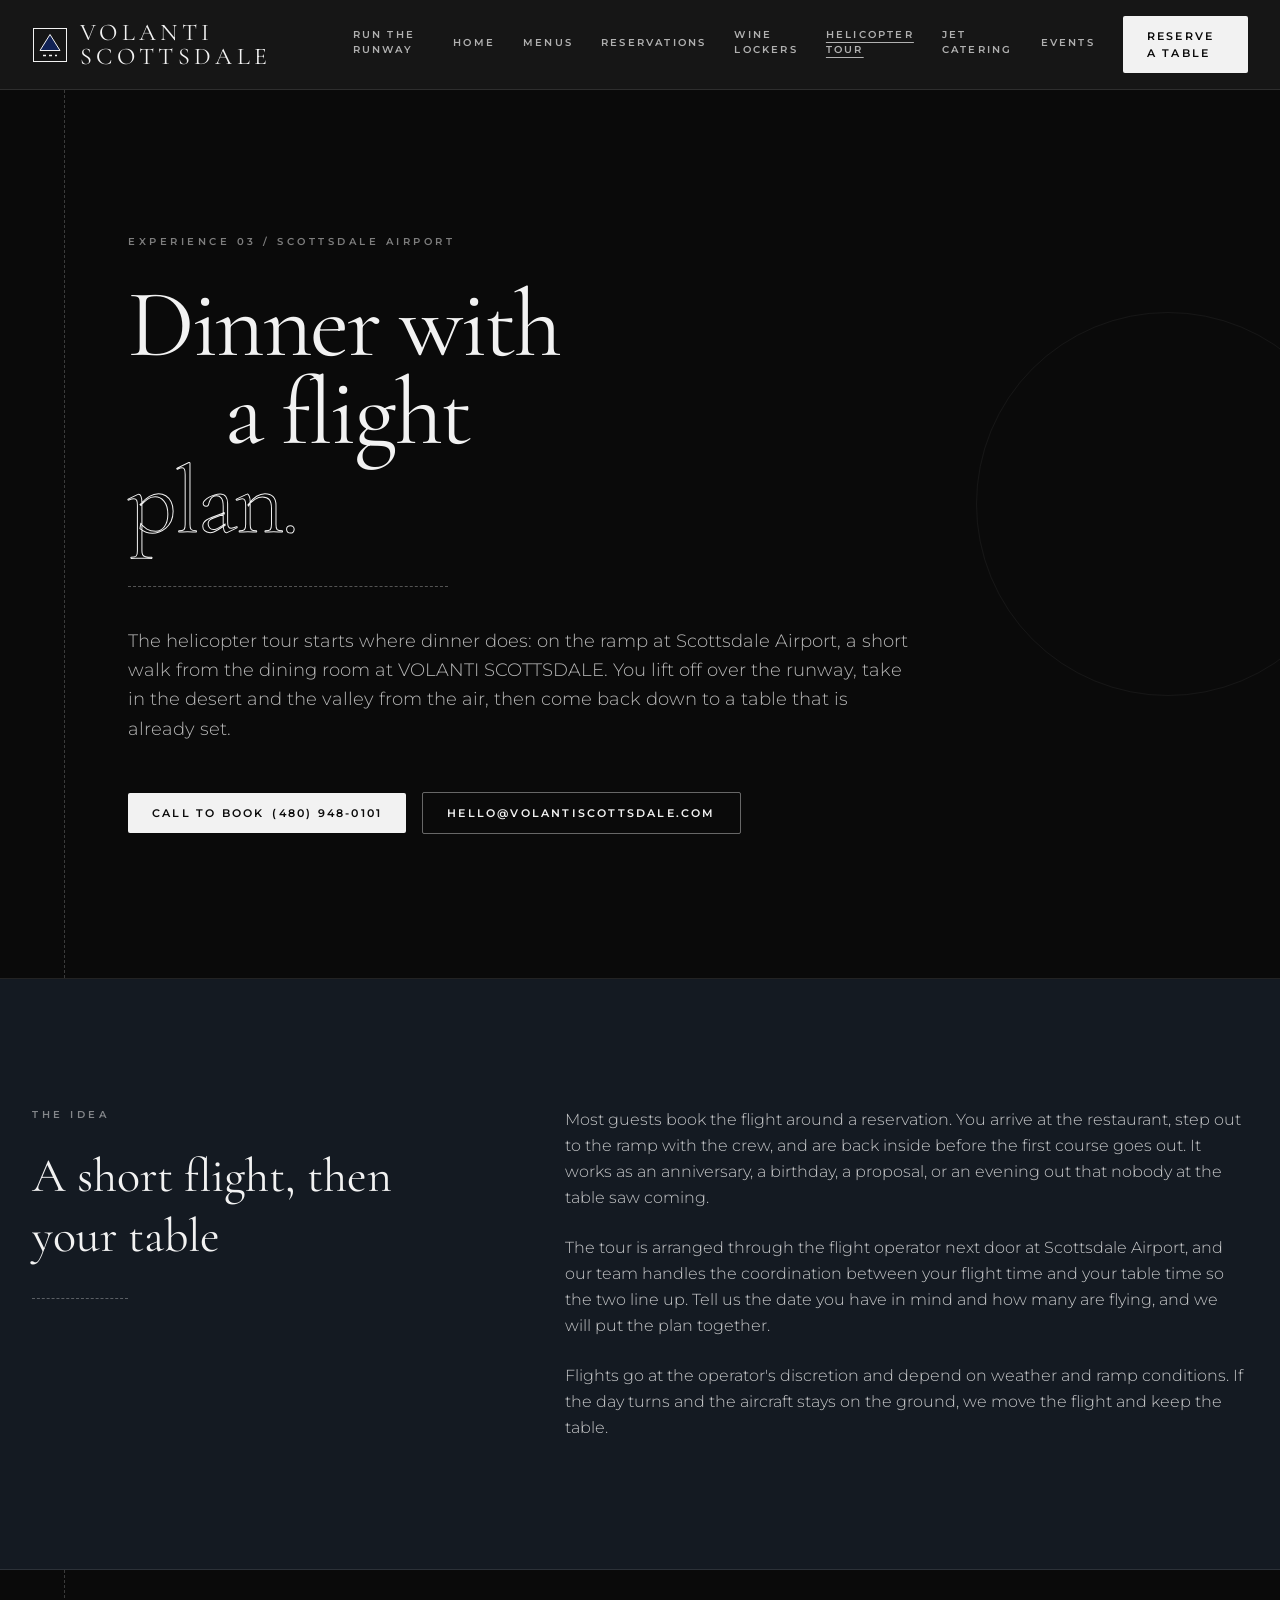
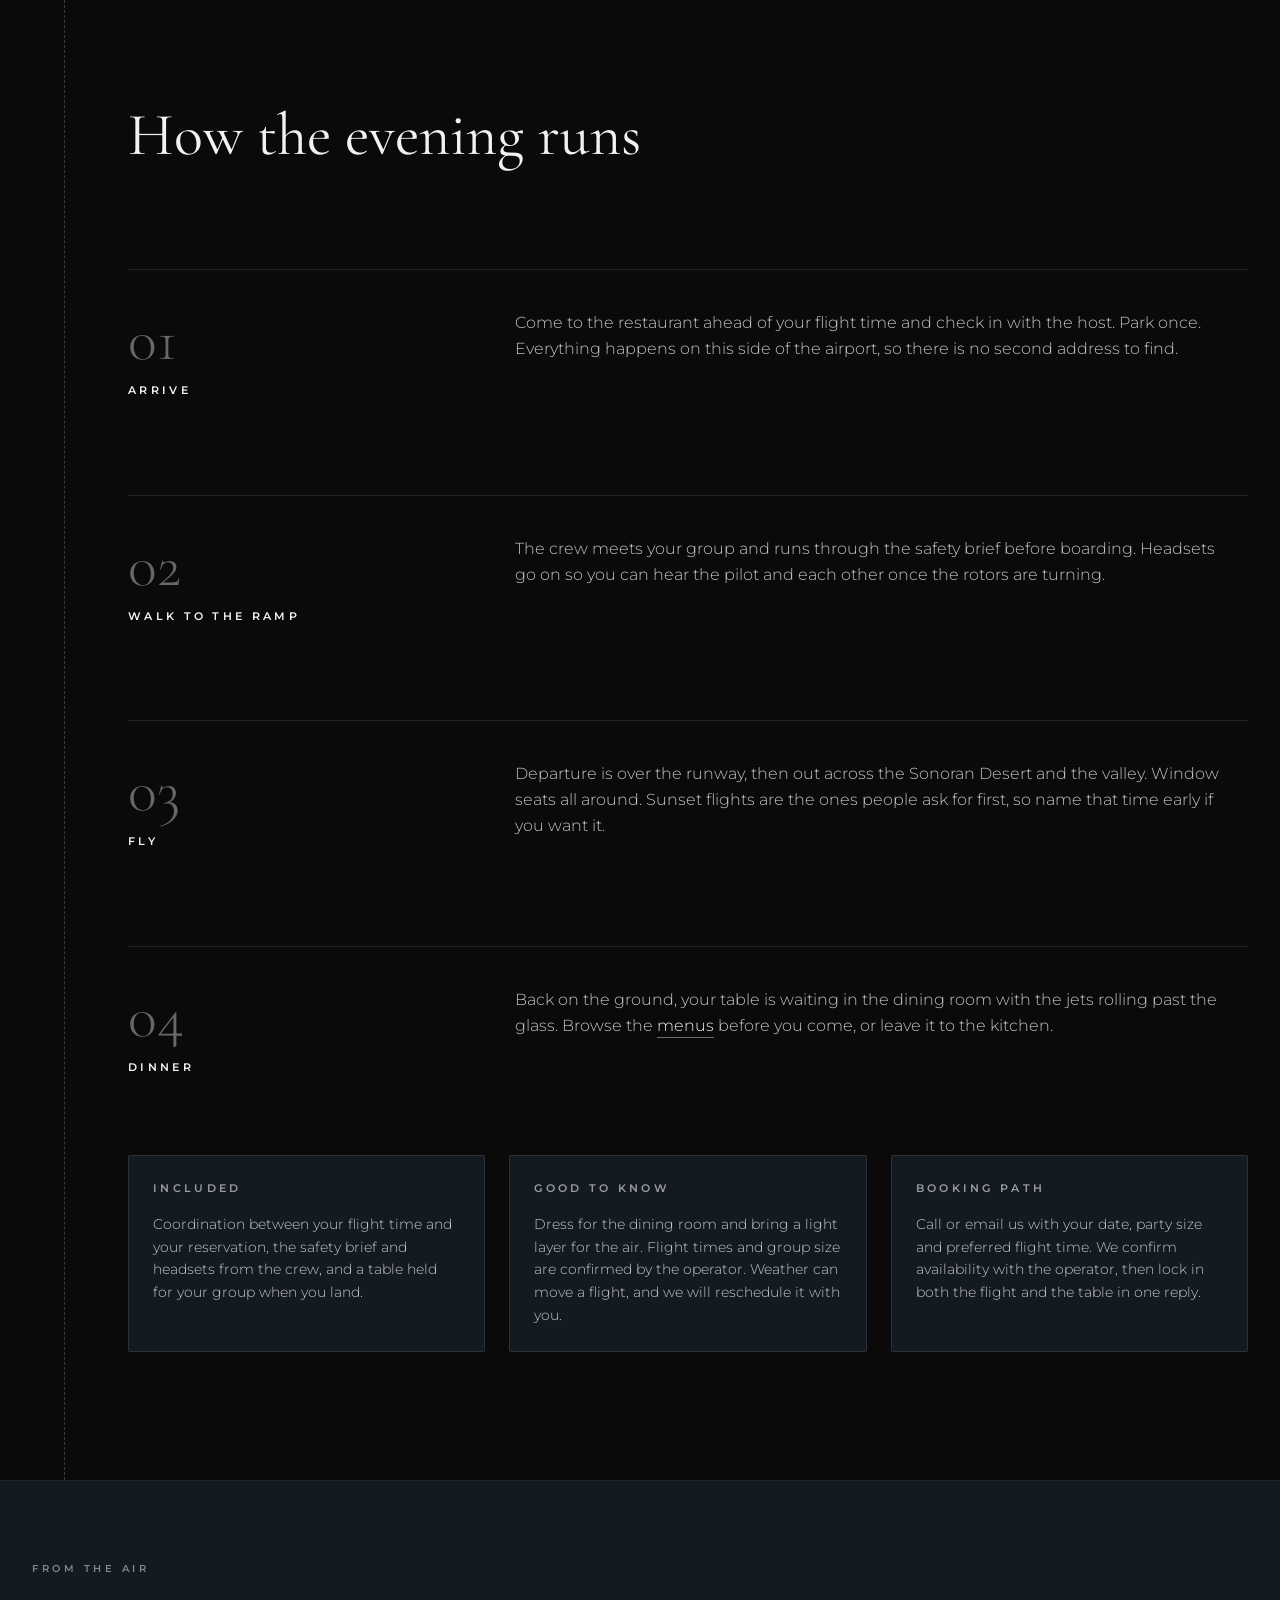
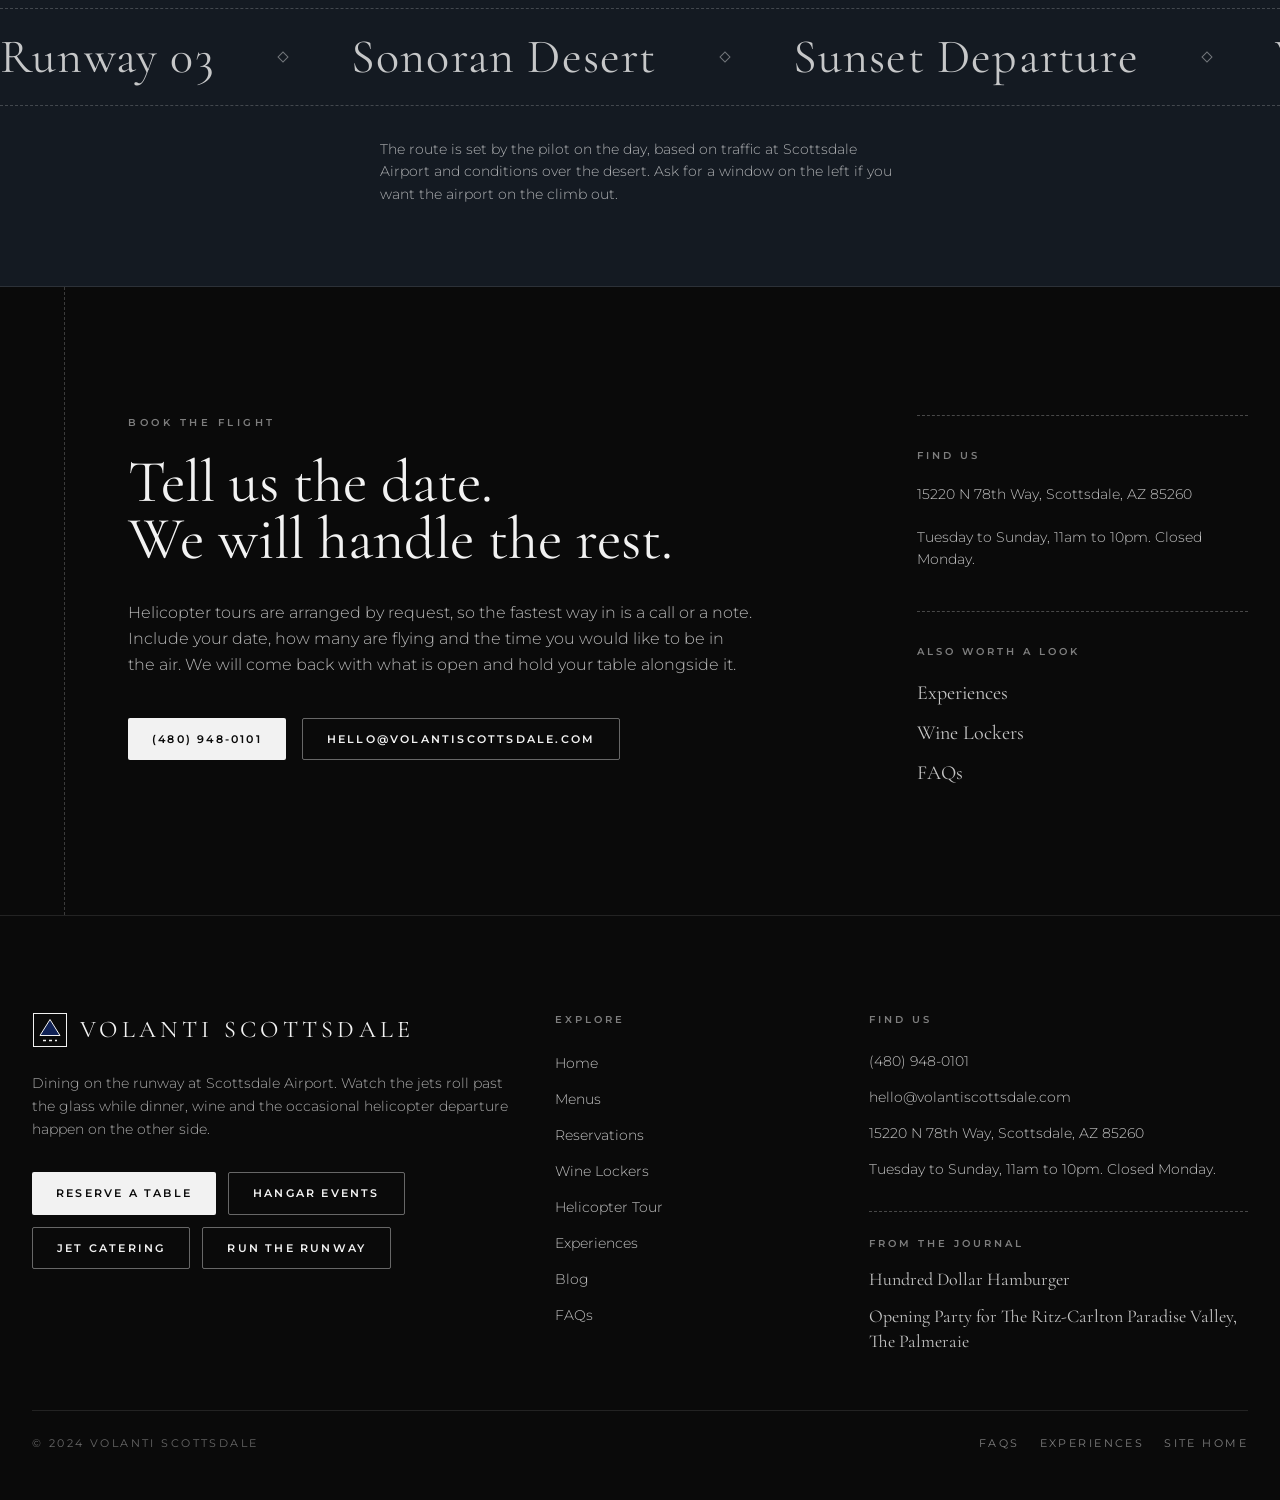
<file: helicopter.html>
<!DOCTYPE html>
<html lang="en">
<head>
<meta charset="utf-8">
<meta name="viewport" content="width=device-width, initial-scale=1">
<title>Helicopter Tour | VOLANTI SCOTTSDALE</title>
<meta name="description" content="Lift off the ramp at Scottsdale Airport and see the desert from the air, then land a few steps from your table at VOLANTI SCOTTSDALE. Itinerary, inclusions and how to book.">
<link rel="canonical" href="https://volanti-scottsdale-f7b1.sites.tibly.ai/helicopter">
<meta property="og:type" content="website">
<meta property="og:url" content="https://volanti-scottsdale-f7b1.sites.tibly.ai/helicopter">
<meta property="og:site_name" content="VOLANTI SCOTTSDALE">
<meta property="og:title" content="Helicopter Tour | VOLANTI SCOTTSDALE">
<meta property="og:description" content="Lift off the ramp at Scottsdale Airport and see the desert from the air, then land a few steps from your table at VOLANTI SCOTTSDALE. Itinerary, inclusions and how to book.">
<meta name="twitter:card" content="summary_large_image">
<script type="application/ld+json" data-tibly-business>{"@context":"https://schema.org","@type":"FoodEstablishment","name":"VOLANTI SCOTTSDALE","url":"https://volanti-scottsdale-f7b1.sites.tibly.ai/"}</script>
<link rel="icon" href="/favicon.svg" type="image/svg+xml">
<link rel="preconnect" href="https://fonts.googleapis.com">
<link rel="preconnect" href="https://fonts.gstatic.com" crossorigin>
<link href="https://fonts.googleapis.com/css2?family=Cormorant+Garamond:ital,wght@0,300;0,400;0,600;1,400&family=Montserrat:wght@300;400;500;600&display=swap" rel="stylesheet">
<style>details[open] > *:not(summary){animation:tibly-acc .35s ease}@keyframes tibly-acc{from{opacity:0;transform:translateY(-4px)}}</style>
<style>@media (prefers-reduced-motion:no-preference){.tibly-fx{opacity:0;transform:translateY(24px);transition:opacity .7s ease,transform .7s ease}.tibly-fx.tibly-fx-in{opacity:1;transform:none}}</style>
<script>addEventListener('DOMContentLoaded',function(){if(!('IntersectionObserver' in window))return;var io=new IntersectionObserver(function(es){es.forEach(function(en){if(en.isIntersecting){en.target.classList.add('tibly-fx-in');io.unobserve(en.target)}})},{rootMargin:'0px 0px -8% 0px'});document.querySelectorAll('section[data-block] > *').forEach(function(el){var p=getComputedStyle(el).position;if(p==='absolute'||p==='fixed')return;if(el.getBoundingClientRect().top>innerHeight){el.classList.add('tibly-fx');io.observe(el)}})});</script>
<style>.tibly-ba{position:relative;overflow:hidden;--ba:50%;cursor:ew-resize;touch-action:pan-y;user-select:none;-webkit-user-select:none}.tibly-ba>img{display:block;width:100%;height:100%;object-fit:cover}.tibly-ba .tibly-ba-before{position:absolute;inset:0;clip-path:inset(0 calc(100% - var(--ba)) 0 0)}.tibly-ba .tibly-ba-before img{display:block;width:100%;height:100%;object-fit:cover}.tibly-ba::after{content:'';position:absolute;top:0;bottom:0;left:var(--ba);width:2px;margin-left:-1px;background:#fff;box-shadow:0 0 6px rgba(0,0,0,.55);pointer-events:none;z-index:1}.tibly-ba::before{content:'';position:absolute;top:50%;left:var(--ba);width:44px;height:44px;transform:translate(-50%,-50%);border-radius:9999px;background:rgba(0,0,0,.75) url("data:image/svg+xml,%3Csvg%20xmlns='http://www.w3.org/2000/svg'%20viewBox='0%200%2024%2024'%20fill='%23fff'%3E%3Cpath%20d='M9%206l-6%206%206%206zM15%206l6%206-6%206z'/%3E%3C/svg%3E") center/22px 22px no-repeat;border:2px solid #fff;box-shadow:0 2px 8px rgba(0,0,0,.4);pointer-events:none;z-index:1}.tibly-ba input[type=range]{position:absolute;inset:0;width:100%;height:100%;margin:0;opacity:0;pointer-events:none;-webkit-appearance:none;appearance:none;z-index:2}.tibly-gallery-item{position:relative;overflow:hidden;margin:0;display:block;isolation:isolate}.tibly-gallery-item>img,.tibly-gallery-item>a>img{display:block;width:100%;height:100%;object-fit:cover;transition:transform 1.1s cubic-bezier(.2,.7,.2,1),filter .6s ease}.tibly-gallery-item:hover>img,.tibly-gallery-item:hover>a>img,.tibly-gallery-item:focus-within>img{transform:scale(1.06);filter:brightness(1.04)}.tibly-gallery-item>figcaption{position:absolute;left:0;right:0;bottom:0;padding:2.25rem 1rem .9rem;color:#fff;font-size:.875rem;line-height:1.35;background:linear-gradient(to top,rgba(0,0,0,.7),rgba(0,0,0,0));transform:translateY(100%);opacity:0;transition:transform .55s cubic-bezier(.2,.7,.2,1),opacity .45s ease;pointer-events:none}.tibly-gallery-item:hover>figcaption,.tibly-gallery-item:focus-within>figcaption{transform:none;opacity:1}@media (hover:none){.tibly-gallery-item>figcaption{transform:none;opacity:1}}.tibly-gallery[data-gallery-ready] .tibly-gallery-item{opacity:0;transform:translateY(28px) scale(.97);transition:opacity .7s ease,transform .9s cubic-bezier(.2,.7,.2,1);transition-delay:calc(var(--i,0)*70ms)}.tibly-gallery[data-gallery-ready] .tibly-gallery-item.is-in{opacity:1;transform:none}@media (prefers-reduced-motion:reduce){.tibly-gallery .tibly-gallery-item{opacity:1!important;transform:none!important;transition:none!important}.tibly-gallery-item>img{transition:none!important}}[data-lightbox]{cursor:zoom-in}.tibly-lb{position:fixed;inset:0;z-index:9999;background:rgba(8,8,10,.94);-webkit-backdrop-filter:blur(14px);backdrop-filter:blur(14px);display:flex;align-items:center;justify-content:center;cursor:zoom-out;padding:clamp(16px,4vw,48px);animation:tibly-lb-in .28s ease both;touch-action:pan-y}.tibly-lb.is-out{animation:tibly-lb-out .22s ease both}.tibly-lb figure{position:relative;margin:0;max-width:100%;max-height:100%;display:flex;flex-direction:column;align-items:center;cursor:default}.tibly-lb img{display:block;-webkit-user-drag:none;user-select:none;-webkit-user-select:none;max-width:100%;max-height:calc(100vh - clamp(32px,8vw,96px) - 3.5rem);object-fit:contain;border-radius:6px;box-shadow:0 30px 80px rgba(0,0,0,.6);animation:tibly-lb-img .4s cubic-bezier(.2,.7,.2,1) both}.tibly-lb figcaption{color:rgba(255,255,255,.85);font-size:.9rem;line-height:1.4;text-align:center;padding:.9rem 1rem 0;max-width:60ch;min-height:1.5rem}.tibly-lb figcaption:empty{display:none}.tibly-lb button{position:absolute;display:flex;align-items:center;justify-content:center;width:44px;height:44px;border:0;border-radius:9999px;background:rgba(255,255,255,.12);color:#fff;cursor:pointer;transition:background .2s,transform .2s;-webkit-tap-highlight-color:transparent}.tibly-lb button:hover{background:rgba(255,255,255,.24);transform:scale(1.06)}.tibly-lb button:focus-visible{outline:2px solid #fff;outline-offset:2px}.tibly-lb button svg{width:22px;height:22px;fill:none;stroke:currentColor;stroke-width:2;stroke-linecap:round;stroke-linejoin:round}.tibly-lb .tibly-lb-x{top:16px;right:16px}.tibly-lb .tibly-lb-prev,.tibly-lb .tibly-lb-next{top:50%;transform:translateY(-50%)}.tibly-lb .tibly-lb-prev:hover,.tibly-lb .tibly-lb-next:hover{transform:translateY(-50%) scale(1.06)}.tibly-lb .tibly-lb-prev{left:12px}.tibly-lb .tibly-lb-next{right:12px}.tibly-lb .tibly-lb-n{position:absolute;top:24px;left:50%;transform:translateX(-50%);color:rgba(255,255,255,.7);font-size:.8rem;letter-spacing:.08em;font-variant-numeric:tabular-nums}.tibly-lb[data-single] .tibly-lb-prev,.tibly-lb[data-single] .tibly-lb-next,.tibly-lb[data-single] .tibly-lb-n{display:none}@keyframes tibly-lb-in{from{opacity:0}to{opacity:1}}@keyframes tibly-lb-out{from{opacity:1}to{opacity:0}}@keyframes tibly-lb-img{from{opacity:0;transform:scale(.92) translateY(12px)}to{opacity:1;transform:none}}@media (prefers-reduced-motion:reduce){.tibly-lb,.tibly-lb img,.tibly-lb.is-out{animation:none!important}}</style>
<script>document.addEventListener('input',function(e){var t=e.target;if(!t||t.type!=='range')return;var c=t.closest&&t.closest('.tibly-ba');if(c)c.style.setProperty('--ba',t.value+'%')});document.addEventListener('pointerdown',function(e){var c=e.target.closest&&e.target.closest('.tibly-ba');if(!c||e.button>0)return;e.preventDefault();var inp=c.querySelector('input[type=range]');var set=function(x){var r=c.getBoundingClientRect();if(!r.width)return;var p=Math.max(0,Math.min(100,(x-r.left)*100/r.width));c.style.setProperty('--ba',p+'%');if(inp)inp.value=Math.round(p)};set(e.clientX);var mv=function(ev){set(ev.clientX)};var up=function(){document.removeEventListener('pointermove',mv);document.removeEventListener('pointerup',up);document.removeEventListener('pointercancel',up)};document.addEventListener('pointermove',mv);document.addEventListener('pointerup',up);document.addEventListener('pointercancel',up)});document.addEventListener('click',function(e){var im=e.target.closest&&e.target.closest('[data-lightbox]');if(!im||!(im.currentSrc||im.src)||e.target.closest('.tibly-lb'))return;e.preventDefault();var scope=im.closest('.tibly-gallery')||im.closest('section')||im.parentNode;var set=Array.prototype.filter.call(scope.querySelectorAll('[data-lightbox]'),function(x){return x.currentSrc||x.src});var i=Math.max(0,set.indexOf(im));var o=document.createElement('div');o.className='tibly-lb';o.setAttribute('role','dialog');o.setAttribute('aria-modal','true');o.setAttribute('aria-label','Photo viewer');if(set.length<2)o.setAttribute('data-single','');var svgL='<svg viewBox="0 0 24 24"><path d="M15 6l-6 6 6 6"/></svg>',svgR='<svg viewBox="0 0 24 24"><path d="M9 6l6 6-6 6"/></svg>',svgX='<svg viewBox="0 0 24 24"><path d="M6 6l12 12M18 6L6 18"/></svg>';o.innerHTML='<span class="tibly-lb-n"></span><figure><img alt="" draggable="false"><figcaption></figcaption></figure><button type="button" class="tibly-lb-prev" aria-label="Previous photo">'+svgL+'</button><button type="button" class="tibly-lb-next" aria-label="Next photo">'+svgR+'</button><button type="button" class="tibly-lb-x" aria-label="Close">'+svgX+'</button>';var big=o.querySelector('img'),cap=o.querySelector('figcaption'),n=o.querySelector('.tibly-lb-n');var capOf=function(x){var f=x.closest('figure'),c=f&&f.querySelector('figcaption');return (c&&c.textContent.trim())||x.alt||''};var show=function(k){i=(k+set.length)%set.length;var x=set[i];big.style.animation='none';void big.offsetWidth;big.style.animation='';big.src=x.currentSrc||x.src;big.alt=x.alt||'';cap.textContent=capOf(x);n.textContent=(i+1)+' / '+set.length;[set[(i+1)%set.length],set[(i-1+set.length)%set.length]].forEach(function(p){if(p&&p!==x){var pre=new Image();pre.src=p.currentSrc||p.src}})};var prevOverflow=document.documentElement.style.overflow;document.documentElement.style.overflow='hidden';var close=function(){document.removeEventListener('keydown',key);o.classList.add('is-out');var done=function(){o.remove();document.documentElement.style.overflow=prevOverflow;try{im.focus({preventScroll:true})}catch(_){}};if(matchMedia('(prefers-reduced-motion:reduce)').matches)done();else setTimeout(done,220)};var key=function(ev){if(ev.key==='Escape')close();else if(ev.key==='ArrowRight')show(i+1);else if(ev.key==='ArrowLeft')show(i-1)};document.addEventListener('keydown',key);var swiped=false;o.addEventListener('click',function(ev){if(swiped){swiped=false;return}var b=ev.target.closest('button');if(b){ev.stopPropagation();if(b.classList.contains('tibly-lb-prev'))show(i-1);else if(b.classList.contains('tibly-lb-next'))show(i+1);else close();return}if(!ev.target.closest('figure'))close()});var x0=null;o.addEventListener('pointerdown',function(ev){x0=ev.clientX});o.addEventListener('pointerup',function(ev){if(x0===null)return;var dx=ev.clientX-x0;x0=null;if(Math.abs(dx)>40&&set.length>1){swiped=true;show(dx<0?i+1:i-1)}});show(i);document.body.appendChild(o);var xb=o.querySelector('.tibly-lb-x');if(xb)xb.focus({preventScroll:true})});document.addEventListener('click',function(e){var x=e.target.closest&&e.target.closest('[data-announce-close]');if(!x)return;var b=x.closest('[data-announce]');if(b){b.style.display='none';try{sessionStorage.setItem('tibly-announce','1')}catch(_){}}});addEventListener('DOMContentLoaded',function(){try{if(sessionStorage.getItem('tibly-announce')==='1'){var b=document.querySelector('[data-announce]');if(b)b.style.display='none'}}catch(_){}if('IntersectionObserver' in window&&!matchMedia('(prefers-reduced-motion:reduce)').matches){var els=document.querySelectorAll('[data-count]');if(els.length){var io=new IntersectionObserver(function(es){es.forEach(function(en){if(!en.isIntersecting)return;io.unobserve(en.target);var el=en.target,s=el.textContent||'',m=s.match(/[\d,]*\d(?:\.\d+)?/);if(!m)return;var raw=m[0],num=parseFloat(raw.replace(/,/g,''));if(!isFinite(num))return;if(!el.getAttribute('data-count'))el.setAttribute('data-count',s);var pre=s.slice(0,m.index),post=s.slice(m.index+raw.length),grp=raw.indexOf(',')>=0,dec=(raw.split('.')[1]||'').length,t0=performance.now();requestAnimationFrame(function tick(now){var p=Math.min((now-t0)/1400,1);p=1-Math.pow(1-p,3);var v=(num*p).toFixed(dec);if(grp)v=Number(v).toLocaleString('en-US',{minimumFractionDigits:dec});el.textContent=pre+v+post;if(p<1)requestAnimationFrame(tick)})})},{rootMargin:'0px 0px -10% 0px'});els.forEach(function(el){io.observe(el)})}}if('IntersectionObserver' in window&&!matchMedia('(prefers-reduced-motion:reduce)').matches){document.querySelectorAll('.tibly-gallery').forEach(function(g){var items=g.querySelectorAll('.tibly-gallery-item');if(!items.length)return;var gio=new IntersectionObserver(function(es){es.forEach(function(en){if(!en.isIntersecting)return;gio.unobserve(en.target);en.target.classList.add('is-in')})},{rootMargin:'0px 0px -8% 0px',threshold:.1});var watch=function(el,k){el.style.setProperty('--i',k%12);gio.observe(el)};items.forEach(watch);g.setAttribute('data-gallery-ready','');if('MutationObserver' in window)new MutationObserver(function(ms){ms.forEach(function(m){m.addedNodes.forEach(function(nd){if(nd.nodeType===1&&nd.classList&&nd.classList.contains('tibly-gallery-item'))watch(nd,0)})})}).observe(g,{childList:true})})}var badge=document.querySelector('[data-tibly-open]');if(badge){var src=document.querySelector('[data-tibly-field="hours"]');var txt=(src&&src.textContent||'').toLowerCase();var days=['sun','mon','tue','wed','thu','fri','sat'];var toMin=function(h,mm,ap){h=+h;mm=+(mm||0);if(ap==='pm'&&h!==12)h+=12;if(ap==='am'&&h===12)h=0;return h*60+mm};var spans=[];var re=/(sun|mon|tue|wed|thu|fri|sat|daily|every ?day)[a-z]*\s*(?:[-\u2013\u2014]\s*(sun|mon|tue|wed|thu|fri|sat)[a-z]*)?\s*:?\s*(\d{1,2})(?::(\d{2}))?\s*(am|pm)?\s*[-\u2013\u2014]\s*(\d{1,2})(?::(\d{2}))?\s*(am|pm)?/g,mm;while((mm=re.exec(txt))){var d1=mm[1].slice(0,3),d2=mm[2],ap1=mm[5]||(mm[8]==='pm'&&+mm[3]<=+mm[6]?'am':mm[8]),o=toMin(mm[3],mm[4],ap1),c=toMin(mm[6],mm[7],mm[8]);var from=d1==='dai'||d1==='eve'?0:days.indexOf(d1),to=d2?days.indexOf(d2.slice(0,3)):(d1==='dai'||d1==='eve'?6:from);if(from<0)continue;for(var d=from;;d=(d+1)%7){spans.push([d,o,c]);if(d===to)break}}if(spans.length){var now=new Date(),cur=now.getDay(),min=now.getHours()*60+now.getMinutes();var open=spans.some(function(s){return s[0]===cur&&min>=s[1]&&min<s[2]});badge.textContent=open?(badge.getAttribute('data-open-text')||'Open now'):(badge.getAttribute('data-closed-text')||'Closed now');badge.setAttribute('data-state',open?'open':'closed');badge.hidden=false}}});</script>
<style>header a[aria-current="page"]:not(:has(img,svg)){text-decoration:underline;text-underline-offset:4px;text-decoration-thickness:1px}</style>
<style>#nav-open~[class*="peer-checked:"][class*="fixed"]{min-height:100vh;min-height:100dvh}@media (prefers-reduced-motion:no-preference){label[for="nav-open"] span{transition:transform .3s ease,opacity .2s ease}header:has(#nav-open:checked) label[for="nav-open"]:not([aria-label="Close" i]) span:not(:has(span)):nth-of-type(1){transform:translateY(8px) rotate(45deg)}header:has(#nav-open:checked) label[for="nav-open"]:not([aria-label="Close" i]) span:not(:has(span)):nth-of-type(2){opacity:0}header:has(#nav-open:checked) label[for="nav-open"]:not([aria-label="Close" i]) span:not(:has(span)):nth-of-type(3){transform:translateY(-8px) rotate(-45deg)}#nav-open:checked~[class*="peer-checked:"]{animation:tibly-nav-in .25s ease}#nav-open:checked~[class*="peer-checked:"] label[for="nav-open"]{display:inline-block;animation:tibly-x-in .35s ease}@keyframes tibly-nav-in{from{opacity:0;transform:translateY(10px)}}@keyframes tibly-x-in{from{opacity:0;transform:rotate(-90deg) scale(.6)}}}</style>
<link rel="stylesheet" href="/styles.css?v=e0518df8">
</head>
<body>
<!-- block:header -->
<header class="sticky top-0 z-40 border-b border-white/10 bg-night/95 text-ink">
  <input type="checkbox" id="nav-open" class="peer sr-only">

  <div class="mx-auto flex w-full max-w-7xl items-center justify-between gap-4 px-5 py-4 sm:px-8">
    <a href="/" class="group flex items-center gap-3">
      <svg viewBox="0 0 36 36" class="h-9 w-9 shrink-0 text-ink transition-transform duration-500 group-hover:rotate-3" aria-hidden="true">
        <rect x="1.5" y="1.5" width="33" height="33" fill="none" stroke="currentColor" stroke-width="1"></rect>
        <path d="M8 23.5 L18 7.5 L28 23.5 Z" fill="#112255" stroke="currentColor" stroke-width="1"></path>
        <line x1="11" y1="28.5" x2="25" y2="28.5" stroke="currentColor" stroke-width="1.5" stroke-dasharray="3 3"></line>
      </svg>
      <span data-tibly-field="business-name" class="font-display text-xl leading-none tracking-[0.18em] sm:text-2xl">VOLANTI SCOTTSDALE</span>
    </a>

    <nav class="hidden items-center gap-5 lg:flex xl:gap-7" aria-label="Primary">
      <a href="https://runtherunwayaz.org" target="_blank" rel="noopener" class="border-b border-transparent pb-1 font-body text-[10px] font-semibold uppercase tracking-[0.22em] text-ink/70 transition-colors duration-300 hover:border-ink hover:text-ink">Run the Runway</a>
      <a href="/" class="border-b border-transparent pb-1 font-body text-[10px] font-semibold uppercase tracking-[0.22em] text-ink/70 transition-colors duration-300 hover:border-ink hover:text-ink">Home</a>
      <a href="/menus" class="border-b border-transparent pb-1 font-body text-[10px] font-semibold uppercase tracking-[0.22em] text-ink/70 transition-colors duration-300 hover:border-ink hover:text-ink">Menus</a>
      <a href="/9967610" class="border-b border-transparent pb-1 font-body text-[10px] font-semibold uppercase tracking-[0.22em] text-ink/70 transition-colors duration-300 hover:border-ink hover:text-ink">Reservations</a>
      <a href="/wine-lockers" class="border-b border-transparent pb-1 font-body text-[10px] font-semibold uppercase tracking-[0.22em] text-ink/70 transition-colors duration-300 hover:border-ink hover:text-ink">Wine Lockers</a>
      <a href="/helicopter" class="border-b border-transparent pb-1 font-body text-[10px] font-semibold uppercase tracking-[0.22em] text-ink/70 transition-colors duration-300 hover:border-ink hover:text-ink" aria-current="page">Helicopter Tour</a>
      <a href="https://www.volantijetcatering.com" target="_blank" rel="noopener" class="border-b border-transparent pb-1 font-body text-[10px] font-semibold uppercase tracking-[0.22em] text-ink/70 transition-colors duration-300 hover:border-ink hover:text-ink">Jet Catering</a>
      <a href="https://volantihangarevents.com" target="_blank" rel="noopener" class="border-b border-transparent pb-1 font-body text-[10px] font-semibold uppercase tracking-[0.22em] text-ink/70 transition-colors duration-300 hover:border-ink hover:text-ink">Events</a>
      <a href="https://www.sevenrooms.com/explore/volanti/reservations/create/search/" target="_blank" rel="noopener" class="btn">Reserve a Table</a>
    </nav>

    <label for="nav-open" class="cursor-pointer p-2 lg:hidden" aria-label="Menu">
      <span class="block h-px w-7 bg-ink"></span>
      <span class="mt-2 block h-px w-7 bg-ink"></span>
      <span class="mt-2 block h-px w-7 bg-ink"></span>
    </label>
  </div>

  <div class="hidden flex-col bg-night peer-checked:flex lg:hidden fixed inset-0 z-50 overflow-y-auto">
    <div class="flex items-center justify-between border-b border-white/10 px-5 py-4 sm:px-8">
      <span class="flex items-center gap-3">
        <svg viewBox="0 0 36 36" class="h-9 w-9 shrink-0 text-ink" aria-hidden="true">
          <rect x="1.5" y="1.5" width="33" height="33" fill="none" stroke="currentColor" stroke-width="1"></rect>
          <path d="M8 23.5 L18 7.5 L28 23.5 Z" fill="#112255" stroke="currentColor" stroke-width="1"></path>
          <line x1="11" y1="28.5" x2="25" y2="28.5" stroke="currentColor" stroke-width="1.5" stroke-dasharray="3 3"></line>
        </svg>
        <span class="font-display text-xl leading-none tracking-[0.18em] text-ink">VOLANTI SCOTTSDALE</span>
      </span>
      <label for="nav-open" aria-label="Close" class="cursor-pointer p-2">
        <svg viewBox="0 0 24 24" class="h-7 w-7 text-ink" fill="none" stroke="currentColor" stroke-width="1.25" aria-hidden="true">
          <line x1="5" y1="5" x2="19" y2="19"></line>
          <line x1="19" y1="5" x2="5" y2="19"></line>
        </svg>
      </label>
    </div>

    <nav class="flex flex-1 flex-col justify-center gap-5 px-5 py-10 sm:px-8" aria-label="Mobile">
      <a href="https://runtherunwayaz.org" target="_blank" rel="noopener" class="font-display text-3xl tracking-wide text-ink/80 transition-colors hover:text-ink">Run the Runway</a>
      <a href="/" class="font-display text-3xl tracking-wide text-ink transition-colors hover:text-ink/70">Home</a>
      <a href="/menus" class="font-display text-3xl tracking-wide text-ink transition-colors hover:text-ink/70">Menus</a>
      <a href="/9967610" class="font-display text-3xl tracking-wide text-ink transition-colors hover:text-ink/70">Reservations</a>
      <a href="/wine-lockers" class="font-display text-3xl tracking-wide text-ink transition-colors hover:text-ink/70">Wine Lockers</a>
      <a href="/helicopter" class="font-display text-3xl tracking-wide text-ink transition-colors hover:text-ink/70" aria-current="page">Helicopter Tour</a>
      <a href="https://www.volantijetcatering.com" target="_blank" rel="noopener" class="font-display text-3xl tracking-wide text-ink transition-colors hover:text-ink/70">Jet Catering</a>
      <a href="https://volantihangarevents.com" target="_blank" rel="noopener" class="font-display text-3xl tracking-wide text-ink transition-colors hover:text-ink/70">Events</a>
    </nav>

    <div class="border-t border-white/10 px-5 py-6 sm:px-8">
      <a href="https://www.sevenrooms.com/explore/volanti/reservations/create/search/" target="_blank" rel="noopener" class="btn w-full py-4">Reserve a Table</a>
    </div>
  </div>
</header>
<!-- /block:header -->
<!-- block:statement-hero -->
<section class="relative overflow-hidden border-b border-white/10 bg-night text-ink" data-block="statement-hero">
  <div class="pointer-events-none absolute inset-y-0 left-6 hidden w-px border-l border-dashed border-white/20 md:block lg:left-16"></div>
  <div class="pointer-events-none absolute -right-20 top-1/4 h-64 w-64 rounded-full border border-white/5 animate-spin-slow md:h-96 md:w-96"></div>

  <div class="relative z-10 mx-auto w-full max-w-7xl px-5 py-24 sm:px-8 md:py-36 lg:pl-32">
    <p class="font-body text-[10px] font-semibold uppercase tracking-[0.35em] text-ink/50">Experience 03 / Scottsdale Airport</p>

    <h1 class="mt-8 font-display text-5xl leading-[0.92] tracking-tight sm:text-7xl md:text-8xl">
      Dinner with
      <span class="block pl-0 md:pl-24">a flight</span>
      <span class="block font-light [-webkit-text-stroke:1px_var(--color-ink)] text-transparent">plan.</span>
    </h1>

    <div class="mt-10 h-px w-full max-w-xs border-t border-dashed border-white/30"></div>

    <p class="mt-10 max-w-prose font-body text-base font-light leading-relaxed text-ink/75 md:text-lg">
      The helicopter tour starts where dinner does: on the ramp at Scottsdale Airport, a short walk from the dining room at
      <span data-tibly-field="business-name">VOLANTI SCOTTSDALE</span>. You lift off over the runway, take in the desert and the valley from the air, then come back down to a table that is already set.
    </p>

    <div class="mt-12 flex flex-col gap-4 sm:flex-row sm:items-center">
      <a href="tel:+14809480101" class="btn w-full sm:w-auto">
        Call to book <span data-tibly-field="phone">(480) 948-0101</span>
      </a>
      <a href="mailto:hello@volantiscottsdale.com" class="btn-secondary w-full sm:w-auto">
        <span data-tibly-field="email">hello@volantiscottsdale.com</span>
      </a>
    </div>
  </div>
</section>
<!-- /block:statement-hero -->
<!-- block:longform-intro -->
<section class="border-b border-white/10 bg-surface text-ink" data-block="longform-intro">
  <div class="mx-auto w-full max-w-7xl px-5 py-20 sm:px-8 md:py-32">
    <div class="grid grid-cols-1 gap-12 md:grid-cols-12 md:gap-16">
      <div class="md:col-span-4">
        <p class="font-body text-[10px] font-semibold uppercase tracking-[0.35em] text-ink/50">The idea</p>
        <h2 class="mt-6 font-display text-4xl leading-tight md:text-5xl">A short flight, then your table</h2>
        <div class="mt-8 h-px w-24 border-t border-dashed border-white/30"></div>
      </div>

      <div class="md:col-span-7 md:col-start-6">
        <div class="max-w-prose space-y-6 font-body text-base font-light leading-relaxed text-ink/80">
          <p>
            Most guests book the flight around a reservation. You arrive at the restaurant, step out to the ramp with the crew, and are back inside before the first course goes out. It works as an anniversary, a birthday, a proposal, or an evening out that nobody at the table saw coming.
          </p>
          <p>
            The tour is arranged through the flight operator next door at Scottsdale Airport, and our team handles the coordination between your flight time and your table time so the two line up. Tell us the date you have in mind and how many are flying, and we will put the plan together.
          </p>
          <p>
            Flights go at the operator's discretion and depend on weather and ramp conditions. If the day turns and the aircraft stays on the ground, we move the flight and keep the table.
          </p>
        </div>
      </div>
    </div>
  </div>
</section>
<!-- /block:longform-intro -->
<!-- block:feature-rows -->
<section class="relative border-b border-white/10 bg-night text-ink" data-block="feature-rows">
  <div class="pointer-events-none absolute inset-y-0 left-6 hidden w-px border-l border-dashed border-white/20 md:block lg:left-16"></div>

  <div class="relative z-10 mx-auto w-full max-w-7xl px-5 py-20 sm:px-8 md:py-32 lg:pl-32">
    <h2 class="font-display text-4xl leading-tight md:text-6xl">How the evening runs</h2>

    <div class="mt-16 space-y-16 md:mt-24 md:space-y-24">

      <article class="grid grid-cols-1 gap-6 border-t border-white/10 pt-10 md:grid-cols-12 md:gap-10">
        <div class="md:col-span-3">
          <span class="font-display text-5xl font-light text-ink/40 md:text-6xl">01</span>
          <h3 class="mt-3 font-body text-[11px] font-semibold uppercase tracking-[0.3em] text-ink">Arrive</h3>
        </div>
        <div class="md:col-span-8 md:col-start-5">
          <p class="max-w-prose font-body text-base font-light leading-relaxed text-ink/80">
            Come to the restaurant ahead of your flight time and check in with the host. Park once. Everything happens on this side of the airport, so there is no second address to find.
          </p>
        </div>
      </article>

      <article class="grid grid-cols-1 gap-6 border-t border-white/10 pt-10 md:grid-cols-12 md:gap-10">
        <div class="md:col-span-3">
          <span class="font-display text-5xl font-light text-ink/40 md:text-6xl">02</span>
          <h3 class="mt-3 font-body text-[11px] font-semibold uppercase tracking-[0.3em] text-ink">Walk to the ramp</h3>
        </div>
        <div class="md:col-span-8 md:col-start-5">
          <p class="max-w-prose font-body text-base font-light leading-relaxed text-ink/80">
            The crew meets your group and runs through the safety brief before boarding. Headsets go on so you can hear the pilot and each other once the rotors are turning.
          </p>
        </div>
      </article>

      <article class="grid grid-cols-1 gap-6 border-t border-white/10 pt-10 md:grid-cols-12 md:gap-10">
        <div class="md:col-span-3">
          <span class="font-display text-5xl font-light text-ink/40 md:text-6xl">03</span>
          <h3 class="mt-3 font-body text-[11px] font-semibold uppercase tracking-[0.3em] text-ink">Fly</h3>
        </div>
        <div class="md:col-span-8 md:col-start-5">
          <p class="max-w-prose font-body text-base font-light leading-relaxed text-ink/80">
            Departure is over the runway, then out across the Sonoran Desert and the valley. Window seats all around. Sunset flights are the ones people ask for first, so name that time early if you want it.
          </p>
        </div>
      </article>

      <article class="grid grid-cols-1 gap-6 border-t border-white/10 pt-10 md:grid-cols-12 md:gap-10">
        <div class="md:col-span-3">
          <span class="font-display text-5xl font-light text-ink/40 md:text-6xl">04</span>
          <h3 class="mt-3 font-body text-[11px] font-semibold uppercase tracking-[0.3em] text-ink">Dinner</h3>
        </div>
        <div class="md:col-span-8 md:col-start-5">
          <p class="max-w-prose font-body text-base font-light leading-relaxed text-ink/80">
            Back on the ground, your table is waiting in the dining room with the jets rolling past the glass. Browse the
            <a href="/menus" class="border-b border-white/40 pb-0.5 text-ink transition-colors duration-300 hover:border-ink hover:text-white">menus</a>
            before you come, or leave it to the kitchen.
          </p>
        </div>
      </article>

    </div>

    <div class="mt-20 grid grid-cols-1 gap-6 sm:grid-cols-2 lg:grid-cols-3">
      <div class="card">
        <h3 class="font-body text-[11px] font-semibold uppercase tracking-[0.3em] text-ink/60">Included</h3>
        <p class="mt-4 font-body text-sm font-light leading-relaxed text-ink/80">
          Coordination between your flight time and your reservation, the safety brief and headsets from the crew, and a table held for your group when you land.
        </p>
      </div>
      <div class="card">
        <h3 class="font-body text-[11px] font-semibold uppercase tracking-[0.3em] text-ink/60">Good to know</h3>
        <p class="mt-4 font-body text-sm font-light leading-relaxed text-ink/80">
          Dress for the dining room and bring a light layer for the air. Flight times and group size are confirmed by the operator. Weather can move a flight, and we will reschedule it with you.
        </p>
      </div>
      <div class="card sm:col-span-2 lg:col-span-1">
        <h3 class="font-body text-[11px] font-semibold uppercase tracking-[0.3em] text-ink/60">Booking path</h3>
        <p class="mt-4 font-body text-sm font-light leading-relaxed text-ink/80">
          Call or email us with your date, party size and preferred flight time. We confirm availability with the operator, then lock in both the flight and the table in one reply.
        </p>
      </div>
    </div>
  </div>
</section>
<!-- /block:feature-rows -->
<!-- block:gallery-strip -->
<section class="overflow-hidden border-b border-white/10 bg-surface py-14 text-ink md:py-20" data-block="gallery-strip">
  <p class="mx-auto mb-8 w-full max-w-7xl px-5 font-body text-[10px] font-semibold uppercase tracking-[0.35em] text-ink/50 sm:px-8">From the air</p>
  <div class="overflow-hidden border-y border-dashed border-white/20 py-6">
    <div class="flex w-max animate-marquee items-center gap-10 pr-10 md:gap-16 md:pr-16">
      <span class="font-display text-3xl tracking-wide text-ink/80 md:text-5xl">Runway 03</span>
      <span class="h-2 w-2 shrink-0 rotate-45 border border-white/40"></span>
      <span class="font-display text-3xl tracking-wide text-ink/80 md:text-5xl">Sonoran Desert</span>
      <span class="h-2 w-2 shrink-0 rotate-45 border border-white/40"></span>
      <span class="font-display text-3xl tracking-wide text-ink/80 md:text-5xl">Sunset Departure</span>
      <span class="h-2 w-2 shrink-0 rotate-45 border border-white/40"></span>
      <span class="font-display text-3xl tracking-wide text-ink/80 md:text-5xl">Valley Lights</span>
      <span class="h-2 w-2 shrink-0 rotate-45 border border-white/40"></span>
      <span class="font-display text-3xl tracking-wide text-ink/80 md:text-5xl">Runway 03</span>
      <span class="h-2 w-2 shrink-0 rotate-45 border border-white/40"></span>
      <span class="font-display text-3xl tracking-wide text-ink/80 md:text-5xl">Sonoran Desert</span>
      <span class="h-2 w-2 shrink-0 rotate-45 border border-white/40"></span>
      <span class="font-display text-3xl tracking-wide text-ink/80 md:text-5xl">Sunset Departure</span>
      <span class="h-2 w-2 shrink-0 rotate-45 border border-white/40"></span>
      <span class="font-display text-3xl tracking-wide text-ink/80 md:text-5xl">Valley Lights</span>
      <span class="h-2 w-2 shrink-0 rotate-45 border border-white/40"></span>
    </div>
  </div>
  <p class="mx-auto mt-8 w-full max-w-prose px-5 font-body text-sm font-light leading-relaxed text-ink/70 sm:px-8">
    The route is set by the pilot on the day, based on traffic at Scottsdale Airport and conditions over the desert. Ask for a window on the left if you want the airport on the climb out.
  </p>
</section>
<!-- /block:gallery-strip -->
<!-- block:editorial-cta -->
<section class="relative bg-night text-ink" data-block="editorial-cta">
  <div class="pointer-events-none absolute inset-y-0 left-6 hidden w-px border-l border-dashed border-white/20 md:block lg:left-16"></div>

  <div class="relative z-10 mx-auto w-full max-w-7xl px-5 py-20 sm:px-8 md:py-32 lg:pl-32">
    <div class="grid grid-cols-1 gap-12 md:grid-cols-12 md:gap-16">

      <div class="md:col-span-7">
        <p class="font-body text-[10px] font-semibold uppercase tracking-[0.35em] text-ink/50">Book the flight</p>
        <h2 class="mt-6 font-display text-4xl leading-[0.95] md:text-6xl">
          Tell us the date.<br class="hidden sm:block"> We will handle the rest.
        </h2>
        <p class="mt-8 max-w-prose font-body text-base font-light leading-relaxed text-ink/75">
          Helicopter tours are arranged by request, so the fastest way in is a call or a note. Include your date, how many are flying and the time you would like to be in the air. We will come back with what is open and hold your table alongside it.
        </p>

        <div class="mt-10 flex flex-col gap-4 sm:flex-row">
          <a href="tel:+14809480101" class="btn w-full sm:w-auto">
            <span data-tibly-field="phone">(480) 948-0101</span>
          </a>
          <a href="mailto:hello@volantiscottsdale.com" class="btn-secondary w-full break-words sm:w-auto">
            <span data-tibly-field="email">hello@volantiscottsdale.com</span>
          </a>
        </div>
      </div>

      <div class="md:col-span-4 md:col-start-9">
        <div class="border-t border-dashed border-white/25 pt-8">
          <h3 class="font-body text-[10px] font-semibold uppercase tracking-[0.3em] text-ink/50">Find us</h3>
          <p class="mt-5 font-body text-sm font-light leading-relaxed">
            <span data-tibly-field="address" class="block text-ink/80">15220 N 78th Way, Scottsdale, AZ 85260</span>
          </p>
          <p class="mt-5 flex flex-wrap items-center gap-3 font-body text-sm font-light leading-relaxed">
            <span data-tibly-field="hours" class="text-ink/80">Tuesday to Sunday, 11am to 10pm. Closed Monday.</span>
            <span data-tibly-open hidden class="rounded-sm border border-white/30 px-2 py-1 font-body text-[10px] font-semibold uppercase tracking-[0.2em] text-ink/70 data-[state=open]:border-ink data-[state=open]:text-ink"></span>
          </p>
        </div>

        <div class="mt-10 border-t border-dashed border-white/25 pt-8">
          <h3 class="font-body text-[10px] font-semibold uppercase tracking-[0.3em] text-ink/50">Also worth a look</h3>
          <ul class="mt-5 space-y-3">
            <li><a href="/experiences" class="font-display text-xl text-ink/80 transition-colors duration-300 hover:text-ink">Experiences</a></li>
            <li><a href="/wine-lockers" class="font-display text-xl text-ink/80 transition-colors duration-300 hover:text-ink">Wine Lockers</a></li>
            <li><a href="/faqs" class="font-display text-xl text-ink/80 transition-colors duration-300 hover:text-ink">FAQs</a></li>
          </ul>
        </div>
      </div>

    </div>
  </div>
</section>
<!-- /block:editorial-cta -->
<!-- block:footer -->
<footer class="border-t border-white/10 bg-night pb-24 pt-16 text-ink md:pb-12 md:pt-24">
  <div class="mx-auto w-full max-w-7xl px-5 sm:px-8">
    <div class="grid grid-cols-1 gap-12 md:grid-cols-12 md:gap-10">

      <div class="md:col-span-5">
        <div class="flex items-center gap-3">
          <svg viewBox="0 0 36 36" class="h-9 w-9 shrink-0 text-ink" aria-hidden="true">
            <rect x="1.5" y="1.5" width="33" height="33" fill="none" stroke="currentColor" stroke-width="1"></rect>
            <path d="M8 23.5 L18 7.5 L28 23.5 Z" fill="#112255" stroke="currentColor" stroke-width="1"></path>
            <line x1="11" y1="28.5" x2="25" y2="28.5" stroke="currentColor" stroke-width="1.5" stroke-dasharray="3 3"></line>
          </svg>
          <span data-tibly-field="business-name" class="font-display text-2xl leading-none tracking-[0.18em]">VOLANTI SCOTTSDALE</span>
        </div>
        <p class="mt-6 max-w-prose font-body text-sm font-light leading-relaxed text-ink/70">
          Dining on the runway at Scottsdale Airport. Watch the jets roll past the glass while dinner, wine and the occasional helicopter departure happen on the other side.
        </p>
        <div class="mt-8 flex flex-wrap gap-3" data-tibly-field="links">
          <a href="https://www.sevenrooms.com/explore/volanti/reservations/create/search/" target="_blank" rel="noopener" class="btn">Reserve a Table</a>
          <a href="https://volantihangarevents.com" target="_blank" rel="noopener" class="btn-secondary">Hangar Events</a>
          <a href="https://www.volantijetcatering.com" target="_blank" rel="noopener" class="btn-secondary">Jet Catering</a>
          <a href="https://runtherunwayaz.org" target="_blank" rel="noopener" class="btn-secondary">Run the Runway</a>
        </div>
      </div>

      <div class="md:col-span-3">
        <h2 class="font-body text-[10px] font-semibold uppercase tracking-[0.3em] text-ink/50">Explore</h2>
        <ul class="mt-6 space-y-3">
          <li><a href="/" class="font-body text-sm font-light text-ink/80 transition-colors duration-300 hover:text-ink">Home</a></li>
          <li><a href="/menus" class="font-body text-sm font-light text-ink/80 transition-colors duration-300 hover:text-ink">Menus</a></li>
          <li><a href="/9967610" class="font-body text-sm font-light text-ink/80 transition-colors duration-300 hover:text-ink">Reservations</a></li>
          <li><a href="/wine-lockers" class="font-body text-sm font-light text-ink/80 transition-colors duration-300 hover:text-ink">Wine Lockers</a></li>
          <li><a href="/helicopter" class="font-body text-sm font-light text-ink/80 transition-colors duration-300 hover:text-ink">Helicopter Tour</a></li>
          <li><a href="/experiences" class="font-body text-sm font-light text-ink/80 transition-colors duration-300 hover:text-ink">Experiences</a></li>
          <li><a href="/blog" class="font-body text-sm font-light text-ink/80 transition-colors duration-300 hover:text-ink">Blog</a></li>
          <li><a href="/faqs" class="font-body text-sm font-light text-ink/80 transition-colors duration-300 hover:text-ink">FAQs</a></li>
        </ul>
      </div>

      <div class="md:col-span-4">
        <h2 class="font-body text-[10px] font-semibold uppercase tracking-[0.3em] text-ink/50">Find Us</h2>
        <ul class="mt-6 space-y-4 font-body text-sm font-light">
          <li>
            <a href="tel:+14809480101" class="transition-colors duration-300 hover:text-ink">
              <span data-tibly-field="phone" class="text-ink/80 transition-colors duration-300 hover:text-ink">(480) 948-0101</span>
            </a>
          </li>
          <li>
            <a href="mailto:hello@volantiscottsdale.com" class="break-words transition-colors duration-300 hover:text-ink">
              <span data-tibly-field="email" class="text-ink/80">hello@volantiscottsdale.com</span>
            </a>
          </li>
          <li>
            <span data-tibly-field="address" class="block text-ink/80">15220 N 78th Way, Scottsdale, AZ 85260</span>
          </li>
          <li>
            <span data-tibly-field="hours" class="block text-ink/80">Tuesday to Sunday, 11am to 10pm. Closed Monday.</span>
          </li>
        </ul>

        <div class="mt-8 border-t border-dashed border-white/25 pt-6">
          <h3 class="font-body text-[10px] font-semibold uppercase tracking-[0.3em] text-ink/50">From the Journal</h3>
          <ul class="mt-4 space-y-3">
            <li><a href="/blog-hundred-dollar-hamburger" class="font-display text-lg leading-snug text-ink/80 transition-colors duration-300 hover:text-ink">Hundred Dollar Hamburger</a></li>
            <li><a href="/blog-opening-party-for-the-ritz-carlton-paradise-valley-the" class="font-display text-lg leading-snug text-ink/80 transition-colors duration-300 hover:text-ink">Opening Party for The Ritz-Carlton Paradise Valley, The Palmeraie</a></li>
          </ul>
        </div>
      </div>
    </div>

    <div class="mt-14 flex flex-col gap-4 border-t border-white/10 pt-6 sm:flex-row sm:items-center sm:justify-between">
      <p class="font-body text-[11px] uppercase tracking-[0.22em] text-ink/40">&copy; 2024 VOLANTI SCOTTSDALE</p>
      <div class="flex flex-wrap gap-5">
        <a href="/faqs" class="font-body text-[11px] uppercase tracking-[0.22em] text-ink/50 transition-colors duration-300 hover:text-ink">FAQs</a>
        <a href="/experiences" class="font-body text-[11px] uppercase tracking-[0.22em] text-ink/50 transition-colors duration-300 hover:text-ink">Experiences</a>
        <a href="/home" class="font-body text-[11px] uppercase tracking-[0.22em] text-ink/50 transition-colors duration-300 hover:text-ink">Site Home</a>
      </div>
    </div>
  </div>

  <div class="fixed inset-x-0 bottom-0 z-40 border-t border-white/15 bg-night/95 p-3 md:hidden">
    <a href="tel:+14809480101" class="flex w-full items-center justify-center gap-3 rounded-sm bg-brand-600 px-6 py-4 font-body text-xs font-semibold uppercase tracking-[0.22em] text-ink transition-colors duration-300 hover:bg-brand-500">
      <svg viewBox="0 0 24 24" class="h-4 w-4" fill="none" stroke="currentColor" stroke-width="1.5" aria-hidden="true">
        <path d="M6.5 3.5h3l1.5 4-2 1.5a12 12 0 0 0 6 6l1.5-2 4 1.5v3a1.5 1.5 0 0 1-1.7 1.5A17.5 17.5 0 0 1 5 5.2 1.5 1.5 0 0 1 6.5 3.5z"></path>
      </svg>
      <span data-tibly-field="phone">(480) 948-0101</span>
    </a>
  </div>
</footer>
<!-- /block:footer -->
  <script async src="https://api.tibly.ai/widget/v1.js"></script>
</body>
</html>
</file>
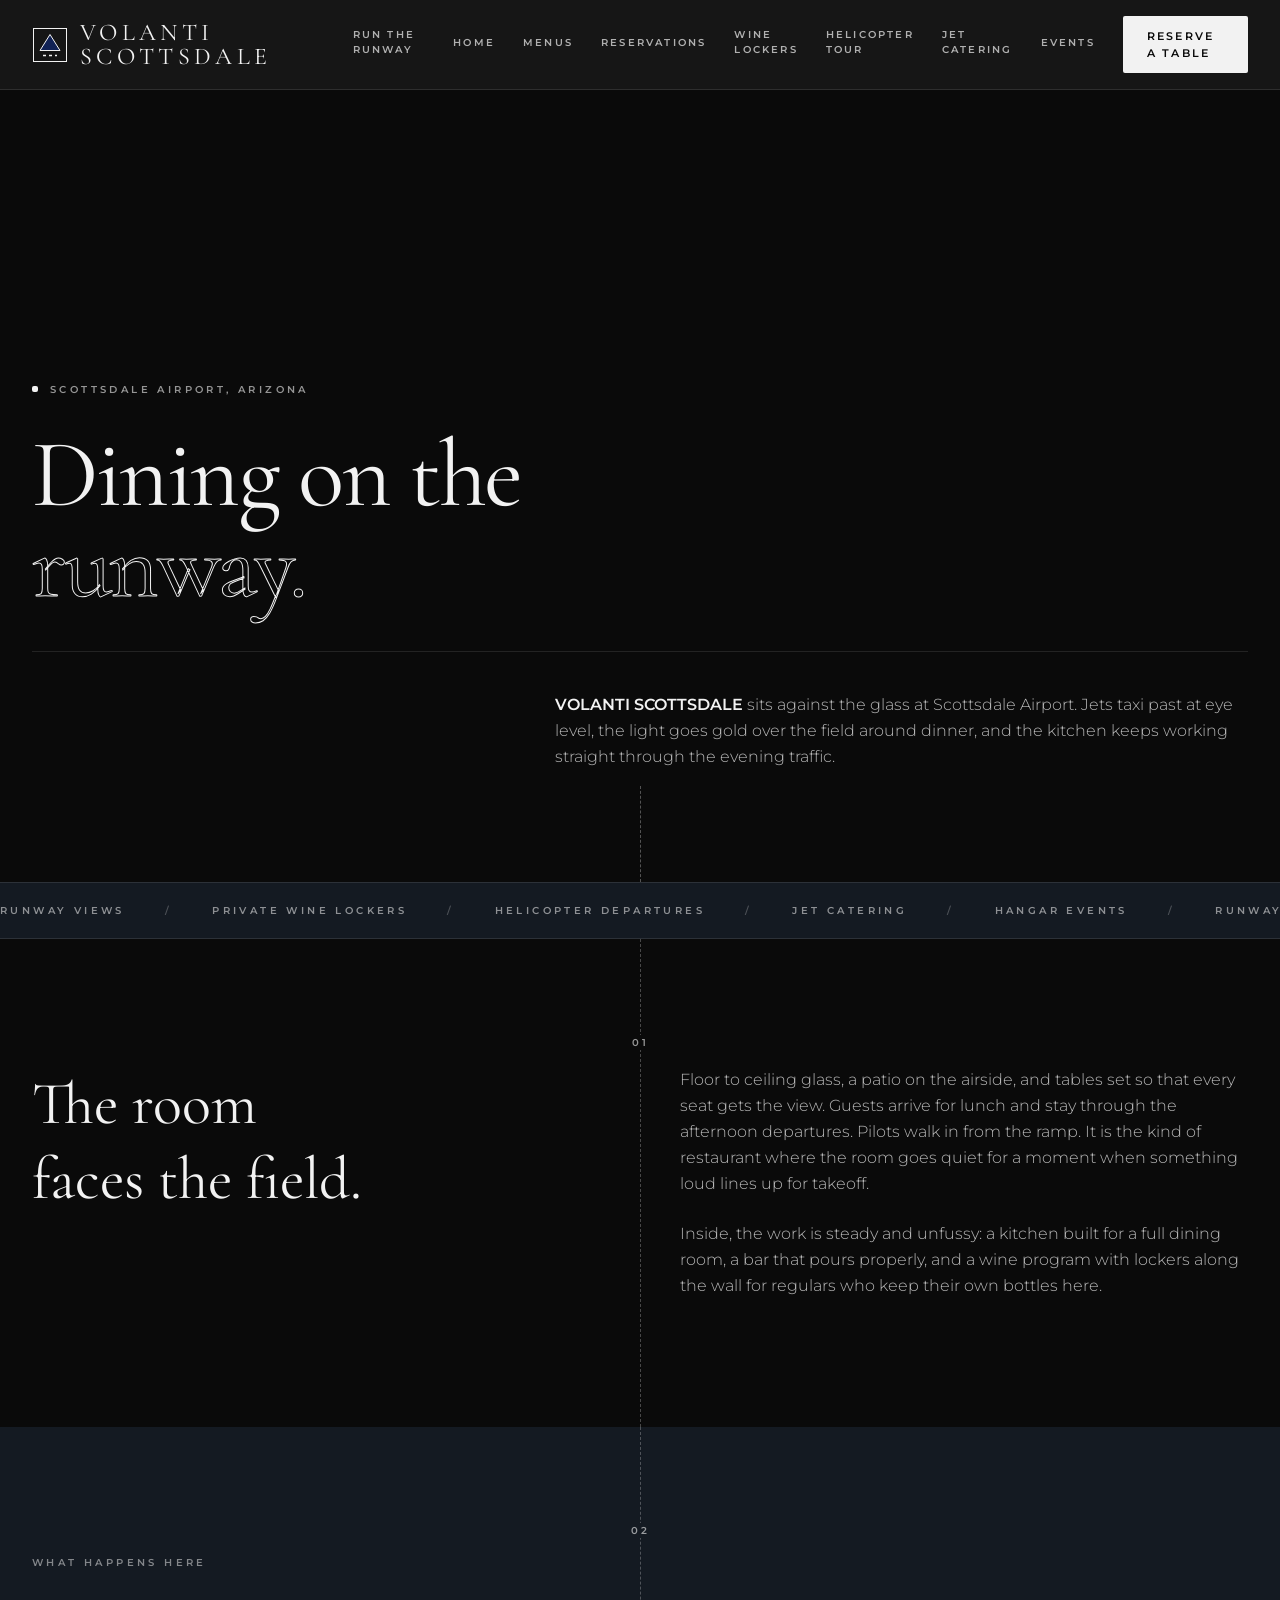
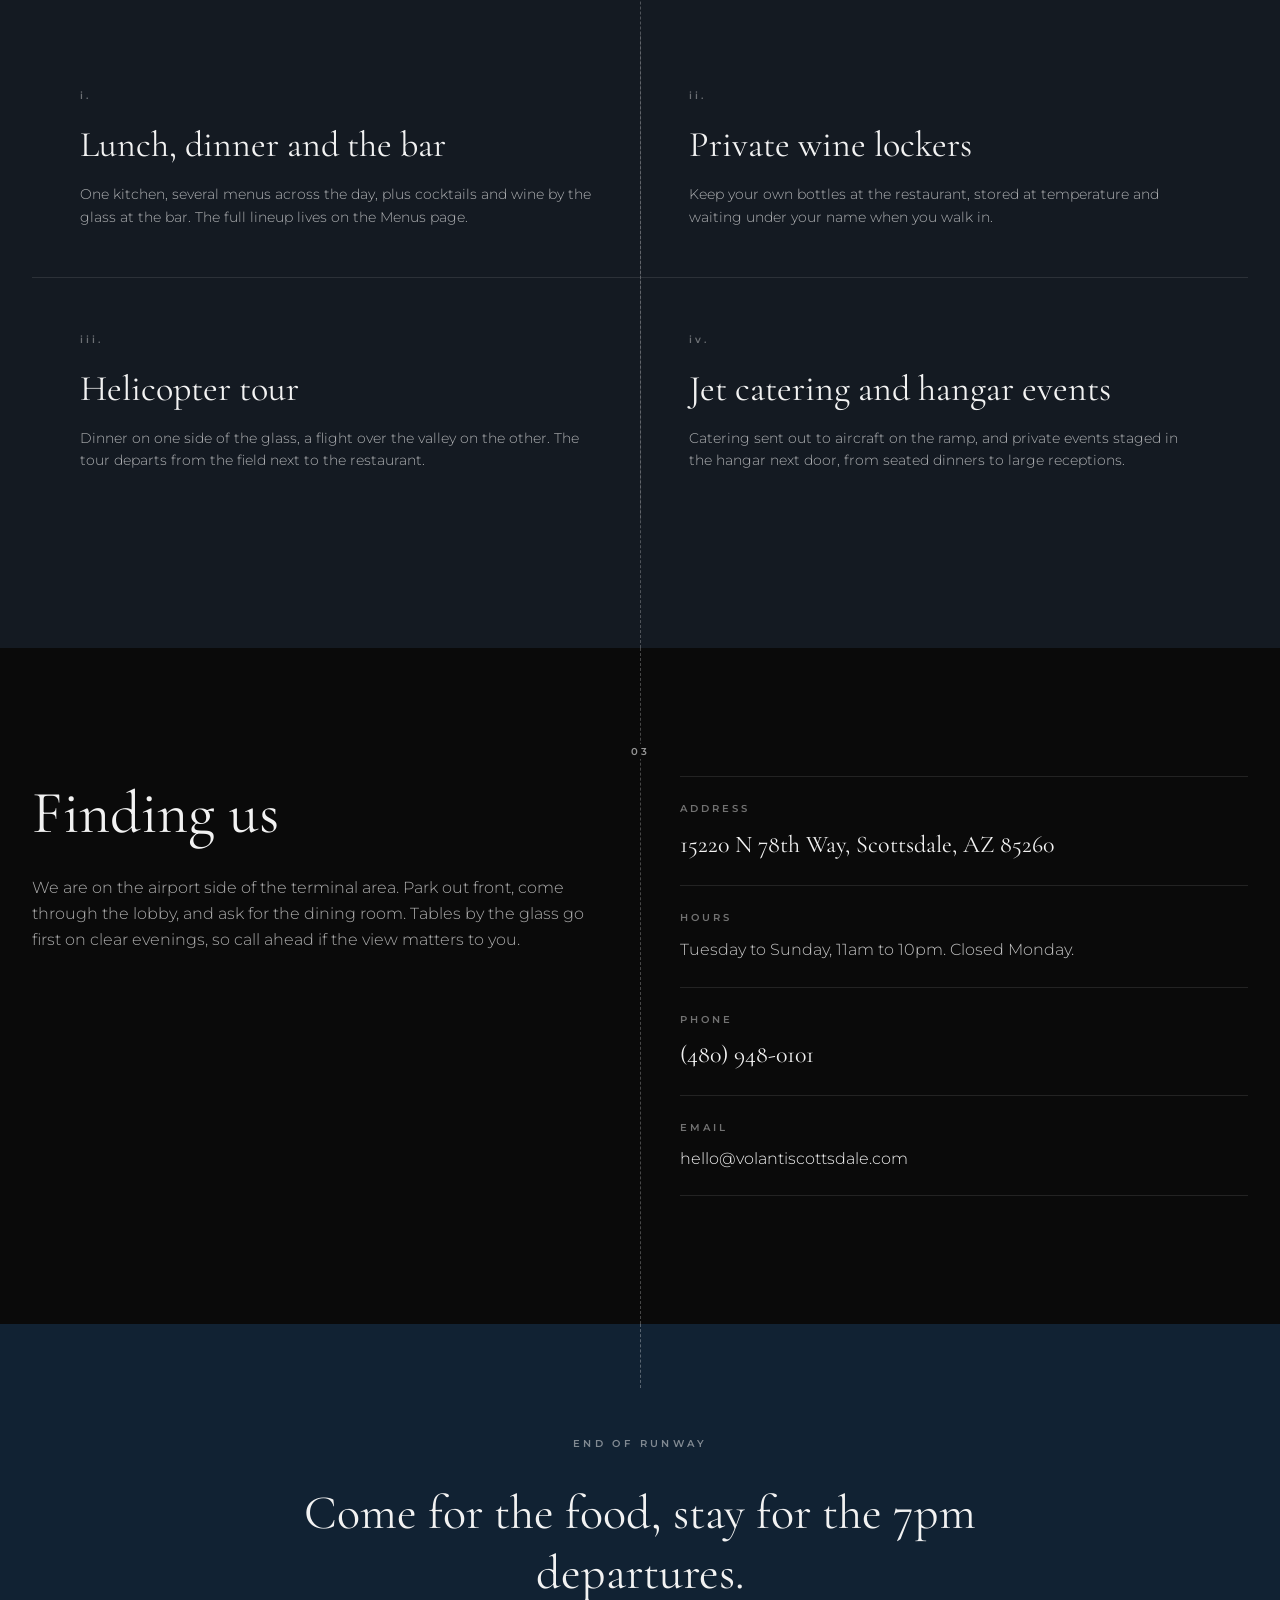
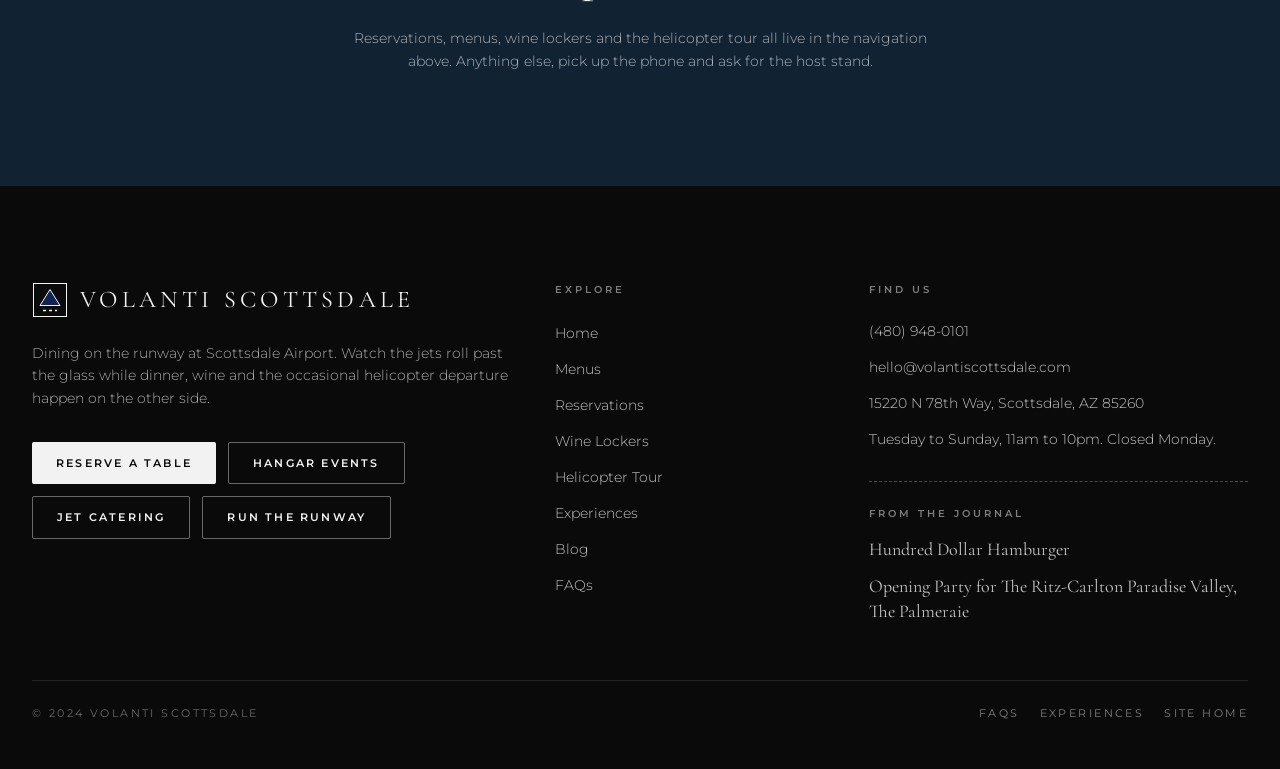
<file: home.html>
<!DOCTYPE html>
<html lang="en">
<head>
<meta charset="utf-8">
<meta name="viewport" content="width=device-width, initial-scale=1">
<title>Home | VOLANTI SCOTTSDALE</title>
<meta name="description" content="VOLANTI SCOTTSDALE is dining on the runway at Scottsdale Airport: a glass-walled room facing the taxiway, private wine lockers, helicopter departures, jet catering and hangar events.">
<link rel="canonical" href="https://volanti-scottsdale-f7b1.sites.tibly.ai/home">
<meta property="og:type" content="website">
<meta property="og:url" content="https://volanti-scottsdale-f7b1.sites.tibly.ai/home">
<meta property="og:site_name" content="VOLANTI SCOTTSDALE">
<meta property="og:title" content="Home | VOLANTI SCOTTSDALE">
<meta property="og:description" content="VOLANTI SCOTTSDALE is dining on the runway at Scottsdale Airport: a glass-walled room facing the taxiway, private wine lockers, helicopter departures, jet catering and hangar events.">
<meta name="twitter:card" content="summary_large_image">
<script type="application/ld+json" data-tibly-business>{"@context":"https://schema.org","@type":"FoodEstablishment","name":"VOLANTI SCOTTSDALE","url":"https://volanti-scottsdale-f7b1.sites.tibly.ai/"}</script>
<link rel="icon" href="/favicon.svg" type="image/svg+xml">
<link rel="preconnect" href="https://fonts.googleapis.com">
<link rel="preconnect" href="https://fonts.gstatic.com" crossorigin>
<link href="https://fonts.googleapis.com/css2?family=Cormorant+Garamond:ital,wght@0,300;0,400;0,600;1,400&family=Montserrat:wght@300;400;500;600&display=swap" rel="stylesheet">
<style>details[open] > *:not(summary){animation:tibly-acc .35s ease}@keyframes tibly-acc{from{opacity:0;transform:translateY(-4px)}}</style>
<style>@media (prefers-reduced-motion:no-preference){.tibly-fx{opacity:0;transform:translateY(24px);transition:opacity .7s ease,transform .7s ease}.tibly-fx.tibly-fx-in{opacity:1;transform:none}}</style>
<script>addEventListener('DOMContentLoaded',function(){if(!('IntersectionObserver' in window))return;var io=new IntersectionObserver(function(es){es.forEach(function(en){if(en.isIntersecting){en.target.classList.add('tibly-fx-in');io.unobserve(en.target)}})},{rootMargin:'0px 0px -8% 0px'});document.querySelectorAll('section[data-block] > *').forEach(function(el){var p=getComputedStyle(el).position;if(p==='absolute'||p==='fixed')return;if(el.getBoundingClientRect().top>innerHeight){el.classList.add('tibly-fx');io.observe(el)}})});</script>
<style>.tibly-ba{position:relative;overflow:hidden;--ba:50%;cursor:ew-resize;touch-action:pan-y;user-select:none;-webkit-user-select:none}.tibly-ba>img{display:block;width:100%;height:100%;object-fit:cover}.tibly-ba .tibly-ba-before{position:absolute;inset:0;clip-path:inset(0 calc(100% - var(--ba)) 0 0)}.tibly-ba .tibly-ba-before img{display:block;width:100%;height:100%;object-fit:cover}.tibly-ba::after{content:'';position:absolute;top:0;bottom:0;left:var(--ba);width:2px;margin-left:-1px;background:#fff;box-shadow:0 0 6px rgba(0,0,0,.55);pointer-events:none;z-index:1}.tibly-ba::before{content:'';position:absolute;top:50%;left:var(--ba);width:44px;height:44px;transform:translate(-50%,-50%);border-radius:9999px;background:rgba(0,0,0,.75) url("data:image/svg+xml,%3Csvg%20xmlns='http://www.w3.org/2000/svg'%20viewBox='0%200%2024%2024'%20fill='%23fff'%3E%3Cpath%20d='M9%206l-6%206%206%206zM15%206l6%206-6%206z'/%3E%3C/svg%3E") center/22px 22px no-repeat;border:2px solid #fff;box-shadow:0 2px 8px rgba(0,0,0,.4);pointer-events:none;z-index:1}.tibly-ba input[type=range]{position:absolute;inset:0;width:100%;height:100%;margin:0;opacity:0;pointer-events:none;-webkit-appearance:none;appearance:none;z-index:2}.tibly-gallery-item{position:relative;overflow:hidden;margin:0;display:block;isolation:isolate}.tibly-gallery-item>img,.tibly-gallery-item>a>img{display:block;width:100%;height:100%;object-fit:cover;transition:transform 1.1s cubic-bezier(.2,.7,.2,1),filter .6s ease}.tibly-gallery-item:hover>img,.tibly-gallery-item:hover>a>img,.tibly-gallery-item:focus-within>img{transform:scale(1.06);filter:brightness(1.04)}.tibly-gallery-item>figcaption{position:absolute;left:0;right:0;bottom:0;padding:2.25rem 1rem .9rem;color:#fff;font-size:.875rem;line-height:1.35;background:linear-gradient(to top,rgba(0,0,0,.7),rgba(0,0,0,0));transform:translateY(100%);opacity:0;transition:transform .55s cubic-bezier(.2,.7,.2,1),opacity .45s ease;pointer-events:none}.tibly-gallery-item:hover>figcaption,.tibly-gallery-item:focus-within>figcaption{transform:none;opacity:1}@media (hover:none){.tibly-gallery-item>figcaption{transform:none;opacity:1}}.tibly-gallery[data-gallery-ready] .tibly-gallery-item{opacity:0;transform:translateY(28px) scale(.97);transition:opacity .7s ease,transform .9s cubic-bezier(.2,.7,.2,1);transition-delay:calc(var(--i,0)*70ms)}.tibly-gallery[data-gallery-ready] .tibly-gallery-item.is-in{opacity:1;transform:none}@media (prefers-reduced-motion:reduce){.tibly-gallery .tibly-gallery-item{opacity:1!important;transform:none!important;transition:none!important}.tibly-gallery-item>img{transition:none!important}}[data-lightbox]{cursor:zoom-in}.tibly-lb{position:fixed;inset:0;z-index:9999;background:rgba(8,8,10,.94);-webkit-backdrop-filter:blur(14px);backdrop-filter:blur(14px);display:flex;align-items:center;justify-content:center;cursor:zoom-out;padding:clamp(16px,4vw,48px);animation:tibly-lb-in .28s ease both;touch-action:pan-y}.tibly-lb.is-out{animation:tibly-lb-out .22s ease both}.tibly-lb figure{position:relative;margin:0;max-width:100%;max-height:100%;display:flex;flex-direction:column;align-items:center;cursor:default}.tibly-lb img{display:block;-webkit-user-drag:none;user-select:none;-webkit-user-select:none;max-width:100%;max-height:calc(100vh - clamp(32px,8vw,96px) - 3.5rem);object-fit:contain;border-radius:6px;box-shadow:0 30px 80px rgba(0,0,0,.6);animation:tibly-lb-img .4s cubic-bezier(.2,.7,.2,1) both}.tibly-lb figcaption{color:rgba(255,255,255,.85);font-size:.9rem;line-height:1.4;text-align:center;padding:.9rem 1rem 0;max-width:60ch;min-height:1.5rem}.tibly-lb figcaption:empty{display:none}.tibly-lb button{position:absolute;display:flex;align-items:center;justify-content:center;width:44px;height:44px;border:0;border-radius:9999px;background:rgba(255,255,255,.12);color:#fff;cursor:pointer;transition:background .2s,transform .2s;-webkit-tap-highlight-color:transparent}.tibly-lb button:hover{background:rgba(255,255,255,.24);transform:scale(1.06)}.tibly-lb button:focus-visible{outline:2px solid #fff;outline-offset:2px}.tibly-lb button svg{width:22px;height:22px;fill:none;stroke:currentColor;stroke-width:2;stroke-linecap:round;stroke-linejoin:round}.tibly-lb .tibly-lb-x{top:16px;right:16px}.tibly-lb .tibly-lb-prev,.tibly-lb .tibly-lb-next{top:50%;transform:translateY(-50%)}.tibly-lb .tibly-lb-prev:hover,.tibly-lb .tibly-lb-next:hover{transform:translateY(-50%) scale(1.06)}.tibly-lb .tibly-lb-prev{left:12px}.tibly-lb .tibly-lb-next{right:12px}.tibly-lb .tibly-lb-n{position:absolute;top:24px;left:50%;transform:translateX(-50%);color:rgba(255,255,255,.7);font-size:.8rem;letter-spacing:.08em;font-variant-numeric:tabular-nums}.tibly-lb[data-single] .tibly-lb-prev,.tibly-lb[data-single] .tibly-lb-next,.tibly-lb[data-single] .tibly-lb-n{display:none}@keyframes tibly-lb-in{from{opacity:0}to{opacity:1}}@keyframes tibly-lb-out{from{opacity:1}to{opacity:0}}@keyframes tibly-lb-img{from{opacity:0;transform:scale(.92) translateY(12px)}to{opacity:1;transform:none}}@media (prefers-reduced-motion:reduce){.tibly-lb,.tibly-lb img,.tibly-lb.is-out{animation:none!important}}</style>
<script>document.addEventListener('input',function(e){var t=e.target;if(!t||t.type!=='range')return;var c=t.closest&&t.closest('.tibly-ba');if(c)c.style.setProperty('--ba',t.value+'%')});document.addEventListener('pointerdown',function(e){var c=e.target.closest&&e.target.closest('.tibly-ba');if(!c||e.button>0)return;e.preventDefault();var inp=c.querySelector('input[type=range]');var set=function(x){var r=c.getBoundingClientRect();if(!r.width)return;var p=Math.max(0,Math.min(100,(x-r.left)*100/r.width));c.style.setProperty('--ba',p+'%');if(inp)inp.value=Math.round(p)};set(e.clientX);var mv=function(ev){set(ev.clientX)};var up=function(){document.removeEventListener('pointermove',mv);document.removeEventListener('pointerup',up);document.removeEventListener('pointercancel',up)};document.addEventListener('pointermove',mv);document.addEventListener('pointerup',up);document.addEventListener('pointercancel',up)});document.addEventListener('click',function(e){var im=e.target.closest&&e.target.closest('[data-lightbox]');if(!im||!(im.currentSrc||im.src)||e.target.closest('.tibly-lb'))return;e.preventDefault();var scope=im.closest('.tibly-gallery')||im.closest('section')||im.parentNode;var set=Array.prototype.filter.call(scope.querySelectorAll('[data-lightbox]'),function(x){return x.currentSrc||x.src});var i=Math.max(0,set.indexOf(im));var o=document.createElement('div');o.className='tibly-lb';o.setAttribute('role','dialog');o.setAttribute('aria-modal','true');o.setAttribute('aria-label','Photo viewer');if(set.length<2)o.setAttribute('data-single','');var svgL='<svg viewBox="0 0 24 24"><path d="M15 6l-6 6 6 6"/></svg>',svgR='<svg viewBox="0 0 24 24"><path d="M9 6l6 6-6 6"/></svg>',svgX='<svg viewBox="0 0 24 24"><path d="M6 6l12 12M18 6L6 18"/></svg>';o.innerHTML='<span class="tibly-lb-n"></span><figure><img alt="" draggable="false"><figcaption></figcaption></figure><button type="button" class="tibly-lb-prev" aria-label="Previous photo">'+svgL+'</button><button type="button" class="tibly-lb-next" aria-label="Next photo">'+svgR+'</button><button type="button" class="tibly-lb-x" aria-label="Close">'+svgX+'</button>';var big=o.querySelector('img'),cap=o.querySelector('figcaption'),n=o.querySelector('.tibly-lb-n');var capOf=function(x){var f=x.closest('figure'),c=f&&f.querySelector('figcaption');return (c&&c.textContent.trim())||x.alt||''};var show=function(k){i=(k+set.length)%set.length;var x=set[i];big.style.animation='none';void big.offsetWidth;big.style.animation='';big.src=x.currentSrc||x.src;big.alt=x.alt||'';cap.textContent=capOf(x);n.textContent=(i+1)+' / '+set.length;[set[(i+1)%set.length],set[(i-1+set.length)%set.length]].forEach(function(p){if(p&&p!==x){var pre=new Image();pre.src=p.currentSrc||p.src}})};var prevOverflow=document.documentElement.style.overflow;document.documentElement.style.overflow='hidden';var close=function(){document.removeEventListener('keydown',key);o.classList.add('is-out');var done=function(){o.remove();document.documentElement.style.overflow=prevOverflow;try{im.focus({preventScroll:true})}catch(_){}};if(matchMedia('(prefers-reduced-motion:reduce)').matches)done();else setTimeout(done,220)};var key=function(ev){if(ev.key==='Escape')close();else if(ev.key==='ArrowRight')show(i+1);else if(ev.key==='ArrowLeft')show(i-1)};document.addEventListener('keydown',key);var swiped=false;o.addEventListener('click',function(ev){if(swiped){swiped=false;return}var b=ev.target.closest('button');if(b){ev.stopPropagation();if(b.classList.contains('tibly-lb-prev'))show(i-1);else if(b.classList.contains('tibly-lb-next'))show(i+1);else close();return}if(!ev.target.closest('figure'))close()});var x0=null;o.addEventListener('pointerdown',function(ev){x0=ev.clientX});o.addEventListener('pointerup',function(ev){if(x0===null)return;var dx=ev.clientX-x0;x0=null;if(Math.abs(dx)>40&&set.length>1){swiped=true;show(dx<0?i+1:i-1)}});show(i);document.body.appendChild(o);var xb=o.querySelector('.tibly-lb-x');if(xb)xb.focus({preventScroll:true})});document.addEventListener('click',function(e){var x=e.target.closest&&e.target.closest('[data-announce-close]');if(!x)return;var b=x.closest('[data-announce]');if(b){b.style.display='none';try{sessionStorage.setItem('tibly-announce','1')}catch(_){}}});addEventListener('DOMContentLoaded',function(){try{if(sessionStorage.getItem('tibly-announce')==='1'){var b=document.querySelector('[data-announce]');if(b)b.style.display='none'}}catch(_){}if('IntersectionObserver' in window&&!matchMedia('(prefers-reduced-motion:reduce)').matches){var els=document.querySelectorAll('[data-count]');if(els.length){var io=new IntersectionObserver(function(es){es.forEach(function(en){if(!en.isIntersecting)return;io.unobserve(en.target);var el=en.target,s=el.textContent||'',m=s.match(/[\d,]*\d(?:\.\d+)?/);if(!m)return;var raw=m[0],num=parseFloat(raw.replace(/,/g,''));if(!isFinite(num))return;if(!el.getAttribute('data-count'))el.setAttribute('data-count',s);var pre=s.slice(0,m.index),post=s.slice(m.index+raw.length),grp=raw.indexOf(',')>=0,dec=(raw.split('.')[1]||'').length,t0=performance.now();requestAnimationFrame(function tick(now){var p=Math.min((now-t0)/1400,1);p=1-Math.pow(1-p,3);var v=(num*p).toFixed(dec);if(grp)v=Number(v).toLocaleString('en-US',{minimumFractionDigits:dec});el.textContent=pre+v+post;if(p<1)requestAnimationFrame(tick)})})},{rootMargin:'0px 0px -10% 0px'});els.forEach(function(el){io.observe(el)})}}if('IntersectionObserver' in window&&!matchMedia('(prefers-reduced-motion:reduce)').matches){document.querySelectorAll('.tibly-gallery').forEach(function(g){var items=g.querySelectorAll('.tibly-gallery-item');if(!items.length)return;var gio=new IntersectionObserver(function(es){es.forEach(function(en){if(!en.isIntersecting)return;gio.unobserve(en.target);en.target.classList.add('is-in')})},{rootMargin:'0px 0px -8% 0px',threshold:.1});var watch=function(el,k){el.style.setProperty('--i',k%12);gio.observe(el)};items.forEach(watch);g.setAttribute('data-gallery-ready','');if('MutationObserver' in window)new MutationObserver(function(ms){ms.forEach(function(m){m.addedNodes.forEach(function(nd){if(nd.nodeType===1&&nd.classList&&nd.classList.contains('tibly-gallery-item'))watch(nd,0)})})}).observe(g,{childList:true})})}var badge=document.querySelector('[data-tibly-open]');if(badge){var src=document.querySelector('[data-tibly-field="hours"]');var txt=(src&&src.textContent||'').toLowerCase();var days=['sun','mon','tue','wed','thu','fri','sat'];var toMin=function(h,mm,ap){h=+h;mm=+(mm||0);if(ap==='pm'&&h!==12)h+=12;if(ap==='am'&&h===12)h=0;return h*60+mm};var spans=[];var re=/(sun|mon|tue|wed|thu|fri|sat|daily|every ?day)[a-z]*\s*(?:[-\u2013\u2014]\s*(sun|mon|tue|wed|thu|fri|sat)[a-z]*)?\s*:?\s*(\d{1,2})(?::(\d{2}))?\s*(am|pm)?\s*[-\u2013\u2014]\s*(\d{1,2})(?::(\d{2}))?\s*(am|pm)?/g,mm;while((mm=re.exec(txt))){var d1=mm[1].slice(0,3),d2=mm[2],ap1=mm[5]||(mm[8]==='pm'&&+mm[3]<=+mm[6]?'am':mm[8]),o=toMin(mm[3],mm[4],ap1),c=toMin(mm[6],mm[7],mm[8]);var from=d1==='dai'||d1==='eve'?0:days.indexOf(d1),to=d2?days.indexOf(d2.slice(0,3)):(d1==='dai'||d1==='eve'?6:from);if(from<0)continue;for(var d=from;;d=(d+1)%7){spans.push([d,o,c]);if(d===to)break}}if(spans.length){var now=new Date(),cur=now.getDay(),min=now.getHours()*60+now.getMinutes();var open=spans.some(function(s){return s[0]===cur&&min>=s[1]&&min<s[2]});badge.textContent=open?(badge.getAttribute('data-open-text')||'Open now'):(badge.getAttribute('data-closed-text')||'Closed now');badge.setAttribute('data-state',open?'open':'closed');badge.hidden=false}}});</script>
<style>header a[aria-current="page"]:not(:has(img,svg)){text-decoration:underline;text-underline-offset:4px;text-decoration-thickness:1px}</style>
<style>#nav-open~[class*="peer-checked:"][class*="fixed"]{min-height:100vh;min-height:100dvh}@media (prefers-reduced-motion:no-preference){label[for="nav-open"] span{transition:transform .3s ease,opacity .2s ease}header:has(#nav-open:checked) label[for="nav-open"]:not([aria-label="Close" i]) span:not(:has(span)):nth-of-type(1){transform:translateY(8px) rotate(45deg)}header:has(#nav-open:checked) label[for="nav-open"]:not([aria-label="Close" i]) span:not(:has(span)):nth-of-type(2){opacity:0}header:has(#nav-open:checked) label[for="nav-open"]:not([aria-label="Close" i]) span:not(:has(span)):nth-of-type(3){transform:translateY(-8px) rotate(-45deg)}#nav-open:checked~[class*="peer-checked:"]{animation:tibly-nav-in .25s ease}#nav-open:checked~[class*="peer-checked:"] label[for="nav-open"]{display:inline-block;animation:tibly-x-in .35s ease}@keyframes tibly-nav-in{from{opacity:0;transform:translateY(10px)}}@keyframes tibly-x-in{from{opacity:0;transform:rotate(-90deg) scale(.6)}}}</style>
<link rel="stylesheet" href="/styles.css?v=e0518df8">
</head>
<body>
<!-- block:header -->
<header class="sticky top-0 z-40 border-b border-white/10 bg-night/95 text-ink">
  <input type="checkbox" id="nav-open" class="peer sr-only">

  <div class="mx-auto flex w-full max-w-7xl items-center justify-between gap-4 px-5 py-4 sm:px-8">
    <a href="/" class="group flex items-center gap-3">
      <svg viewBox="0 0 36 36" class="h-9 w-9 shrink-0 text-ink transition-transform duration-500 group-hover:rotate-3" aria-hidden="true">
        <rect x="1.5" y="1.5" width="33" height="33" fill="none" stroke="currentColor" stroke-width="1"></rect>
        <path d="M8 23.5 L18 7.5 L28 23.5 Z" fill="#112255" stroke="currentColor" stroke-width="1"></path>
        <line x1="11" y1="28.5" x2="25" y2="28.5" stroke="currentColor" stroke-width="1.5" stroke-dasharray="3 3"></line>
      </svg>
      <span data-tibly-field="business-name" class="font-display text-xl leading-none tracking-[0.18em] sm:text-2xl">VOLANTI SCOTTSDALE</span>
    </a>

    <nav class="hidden items-center gap-5 lg:flex xl:gap-7" aria-label="Primary">
      <a href="https://runtherunwayaz.org" target="_blank" rel="noopener" class="border-b border-transparent pb-1 font-body text-[10px] font-semibold uppercase tracking-[0.22em] text-ink/70 transition-colors duration-300 hover:border-ink hover:text-ink">Run the Runway</a>
      <a href="/" class="border-b border-transparent pb-1 font-body text-[10px] font-semibold uppercase tracking-[0.22em] text-ink/70 transition-colors duration-300 hover:border-ink hover:text-ink">Home</a>
      <a href="/menus" class="border-b border-transparent pb-1 font-body text-[10px] font-semibold uppercase tracking-[0.22em] text-ink/70 transition-colors duration-300 hover:border-ink hover:text-ink">Menus</a>
      <a href="/9967610" class="border-b border-transparent pb-1 font-body text-[10px] font-semibold uppercase tracking-[0.22em] text-ink/70 transition-colors duration-300 hover:border-ink hover:text-ink">Reservations</a>
      <a href="/wine-lockers" class="border-b border-transparent pb-1 font-body text-[10px] font-semibold uppercase tracking-[0.22em] text-ink/70 transition-colors duration-300 hover:border-ink hover:text-ink">Wine Lockers</a>
      <a href="/helicopter" class="border-b border-transparent pb-1 font-body text-[10px] font-semibold uppercase tracking-[0.22em] text-ink/70 transition-colors duration-300 hover:border-ink hover:text-ink">Helicopter Tour</a>
      <a href="https://www.volantijetcatering.com" target="_blank" rel="noopener" class="border-b border-transparent pb-1 font-body text-[10px] font-semibold uppercase tracking-[0.22em] text-ink/70 transition-colors duration-300 hover:border-ink hover:text-ink">Jet Catering</a>
      <a href="https://volantihangarevents.com" target="_blank" rel="noopener" class="border-b border-transparent pb-1 font-body text-[10px] font-semibold uppercase tracking-[0.22em] text-ink/70 transition-colors duration-300 hover:border-ink hover:text-ink">Events</a>
      <a href="https://www.sevenrooms.com/explore/volanti/reservations/create/search/" target="_blank" rel="noopener" class="btn">Reserve a Table</a>
    </nav>

    <label for="nav-open" class="cursor-pointer p-2 lg:hidden" aria-label="Menu">
      <span class="block h-px w-7 bg-ink"></span>
      <span class="mt-2 block h-px w-7 bg-ink"></span>
      <span class="mt-2 block h-px w-7 bg-ink"></span>
    </label>
  </div>

  <div class="hidden flex-col bg-night peer-checked:flex lg:hidden fixed inset-0 z-50 overflow-y-auto">
    <div class="flex items-center justify-between border-b border-white/10 px-5 py-4 sm:px-8">
      <span class="flex items-center gap-3">
        <svg viewBox="0 0 36 36" class="h-9 w-9 shrink-0 text-ink" aria-hidden="true">
          <rect x="1.5" y="1.5" width="33" height="33" fill="none" stroke="currentColor" stroke-width="1"></rect>
          <path d="M8 23.5 L18 7.5 L28 23.5 Z" fill="#112255" stroke="currentColor" stroke-width="1"></path>
          <line x1="11" y1="28.5" x2="25" y2="28.5" stroke="currentColor" stroke-width="1.5" stroke-dasharray="3 3"></line>
        </svg>
        <span class="font-display text-xl leading-none tracking-[0.18em] text-ink">VOLANTI SCOTTSDALE</span>
      </span>
      <label for="nav-open" aria-label="Close" class="cursor-pointer p-2">
        <svg viewBox="0 0 24 24" class="h-7 w-7 text-ink" fill="none" stroke="currentColor" stroke-width="1.25" aria-hidden="true">
          <line x1="5" y1="5" x2="19" y2="19"></line>
          <line x1="19" y1="5" x2="5" y2="19"></line>
        </svg>
      </label>
    </div>

    <nav class="flex flex-1 flex-col justify-center gap-5 px-5 py-10 sm:px-8" aria-label="Mobile">
      <a href="https://runtherunwayaz.org" target="_blank" rel="noopener" class="font-display text-3xl tracking-wide text-ink/80 transition-colors hover:text-ink">Run the Runway</a>
      <a href="/" class="font-display text-3xl tracking-wide text-ink transition-colors hover:text-ink/70">Home</a>
      <a href="/menus" class="font-display text-3xl tracking-wide text-ink transition-colors hover:text-ink/70">Menus</a>
      <a href="/9967610" class="font-display text-3xl tracking-wide text-ink transition-colors hover:text-ink/70">Reservations</a>
      <a href="/wine-lockers" class="font-display text-3xl tracking-wide text-ink transition-colors hover:text-ink/70">Wine Lockers</a>
      <a href="/helicopter" class="font-display text-3xl tracking-wide text-ink transition-colors hover:text-ink/70">Helicopter Tour</a>
      <a href="https://www.volantijetcatering.com" target="_blank" rel="noopener" class="font-display text-3xl tracking-wide text-ink transition-colors hover:text-ink/70">Jet Catering</a>
      <a href="https://volantihangarevents.com" target="_blank" rel="noopener" class="font-display text-3xl tracking-wide text-ink transition-colors hover:text-ink/70">Events</a>
    </nav>

    <div class="border-t border-white/10 px-5 py-6 sm:px-8">
      <a href="https://www.sevenrooms.com/explore/volanti/reservations/create/search/" target="_blank" rel="noopener" class="btn w-full py-4">Reserve a Table</a>
    </div>
  </div>
</header>
<!-- /block:header -->
<!-- block:hero -->
<section class="relative overflow-hidden bg-night text-ink" data-block="hero">
  <div class="mx-auto flex min-h-[80vh] w-full max-w-7xl flex-col justify-end px-5 pb-20 pt-20 sm:px-8 md:min-h-[88vh] md:pb-28 md:pt-32">
    <p class="flex items-center gap-3 font-body text-[10px] font-semibold uppercase tracking-[0.34em] text-ink/60">
      <span class="inline-block h-1.5 w-1.5 rounded-sm bg-ink animate-pulse-soft" aria-hidden="true"></span>
      Scottsdale Airport, Arizona
    </p>

    <h1 class="mt-8 font-display text-5xl leading-[0.95] tracking-tight sm:text-7xl md:text-8xl">
      Dining on the
      <span class="block [-webkit-text-stroke:1px_var(--color-ink)] text-transparent">runway.</span>
    </h1>

    <div class="mt-10 grid grid-cols-1 gap-10 border-t border-white/10 pt-10 md:grid-cols-12">
      <p class="md:col-span-7 md:col-start-6 max-w-prose font-body text-base font-light leading-relaxed text-ink/75">
        <span data-tibly-field="business-name" class="font-semibold text-ink">VOLANTI SCOTTSDALE</span> sits against the glass at Scottsdale Airport. Jets taxi past at eye level, the light goes gold over the field around dinner, and the kitchen keeps working straight through the evening traffic.
      </p>
    </div>
  </div>

  <div class="pointer-events-none absolute bottom-0 left-5 h-24 w-px border-l border-dashed border-white/30 md:left-1/2" aria-hidden="true"></div>
</section>
<!-- /block:hero -->
<!-- block:strip -->
<section class="overflow-hidden border-y border-white/10 bg-surface py-5 text-ink" data-block="strip">
  <div class="flex w-max animate-marquee items-center gap-10 whitespace-nowrap pr-10 font-body text-[10px] font-semibold uppercase tracking-[0.34em] text-ink/55">
    <span>Runway views</span><span class="text-ink/25">/</span>
    <span>Private wine lockers</span><span class="text-ink/25">/</span>
    <span>Helicopter departures</span><span class="text-ink/25">/</span>
    <span>Jet catering</span><span class="text-ink/25">/</span>
    <span>Hangar events</span><span class="text-ink/25">/</span>
    <span>Runway views</span><span class="text-ink/25">/</span>
    <span>Private wine lockers</span><span class="text-ink/25">/</span>
    <span>Helicopter departures</span><span class="text-ink/25">/</span>
    <span>Jet catering</span><span class="text-ink/25">/</span>
    <span>Hangar events</span><span class="text-ink/25">/</span>
  </div>
</section>
<!-- /block:strip -->
<!-- block:room -->
<section class="relative bg-night py-20 text-ink md:py-32" data-block="room">
  <div class="pointer-events-none absolute inset-y-0 left-5 w-px border-l border-dashed border-white/25 md:left-1/2" aria-hidden="true"></div>
  <span class="absolute left-5 top-16 -translate-x-1/2 bg-night px-2 font-body text-[10px] font-semibold tracking-[0.3em] text-ink/60 md:left-1/2 md:top-24">01</span>

  <div class="mx-auto w-full max-w-7xl px-5 sm:px-8">
    <div class="grid grid-cols-1 gap-12 md:grid-cols-2 md:gap-20">
      <div class="pl-10 md:pl-0">
        <h2 class="font-display text-4xl leading-tight md:text-6xl">The room<br class="hidden md:block"> faces the field.</h2>
      </div>
      <div class="pl-10 md:pl-0">
        <p class="max-w-prose font-body text-base font-light leading-relaxed text-ink/75">
          Floor to ceiling glass, a patio on the airside, and tables set so that every seat gets the view. Guests arrive for lunch and stay through the afternoon departures. Pilots walk in from the ramp. It is the kind of restaurant where the room goes quiet for a moment when something loud lines up for takeoff.
        </p>
        <p class="mt-6 max-w-prose font-body text-base font-light leading-relaxed text-ink/75">
          Inside, the work is steady and unfussy: a kitchen built for a full dining room, a bar that pours properly, and a wine program with lockers along the wall for regulars who keep their own bottles here.
        </p>
      </div>
    </div>
  </div>
</section>
<!-- /block:room -->
<!-- block:happens -->
<section class="relative bg-surface py-20 text-ink md:py-32" data-block="happens">
  <div class="pointer-events-none absolute inset-y-0 left-5 w-px border-l border-dashed border-white/25 md:left-1/2" aria-hidden="true"></div>
  <span class="absolute left-5 top-16 -translate-x-1/2 bg-surface px-2 font-body text-[10px] font-semibold tracking-[0.3em] text-ink/60 md:left-1/2 md:top-24">02</span>

  <div class="mx-auto w-full max-w-7xl px-5 sm:px-8">
    <p class="pl-10 font-body text-[10px] font-semibold uppercase tracking-[0.34em] text-ink/50 md:pl-0">What happens here</p>

    <ol class="mt-12 grid grid-cols-1 gap-px bg-white/10 md:mt-16 md:grid-cols-2">
      <li class="bg-surface p-8 pl-10 transition-colors duration-300 hover:bg-night md:p-12">
        <span class="font-body text-[10px] font-semibold tracking-[0.3em] text-ink/40">i.</span>
        <h3 class="mt-4 font-display text-3xl leading-tight md:text-4xl">Lunch, dinner and the bar</h3>
        <p class="mt-4 max-w-prose font-body text-sm font-light leading-relaxed text-ink/70">
          One kitchen, several menus across the day, plus cocktails and wine by the glass at the bar. The full lineup lives on the Menus page.
        </p>
      </li>
      <li class="bg-surface p-8 pl-10 transition-colors duration-300 hover:bg-night md:p-12">
        <span class="font-body text-[10px] font-semibold tracking-[0.3em] text-ink/40">ii.</span>
        <h3 class="mt-4 font-display text-3xl leading-tight md:text-4xl">Private wine lockers</h3>
        <p class="mt-4 max-w-prose font-body text-sm font-light leading-relaxed text-ink/70">
          Keep your own bottles at the restaurant, stored at temperature and waiting under your name when you walk in.
        </p>
      </li>
      <li class="bg-surface p-8 pl-10 transition-colors duration-300 hover:bg-night md:p-12">
        <span class="font-body text-[10px] font-semibold tracking-[0.3em] text-ink/40">iii.</span>
        <h3 class="mt-4 font-display text-3xl leading-tight md:text-4xl">Helicopter tour</h3>
        <p class="mt-4 max-w-prose font-body text-sm font-light leading-relaxed text-ink/70">
          Dinner on one side of the glass, a flight over the valley on the other. The tour departs from the field next to the restaurant.
        </p>
      </li>
      <li class="bg-surface p-8 pl-10 transition-colors duration-300 hover:bg-night md:p-12">
        <span class="font-body text-[10px] font-semibold tracking-[0.3em] text-ink/40">iv.</span>
        <h3 class="mt-4 font-display text-3xl leading-tight md:text-4xl">Jet catering and hangar events</h3>
        <p class="mt-4 max-w-prose font-body text-sm font-light leading-relaxed text-ink/70">
          Catering sent out to aircraft on the ramp, and private events staged in the hangar next door, from seated dinners to large receptions.
        </p>
      </li>
    </ol>
  </div>
</section>
<!-- /block:happens -->
<!-- block:visit -->
<section class="relative bg-night py-20 text-ink md:py-32" data-block="visit">
  <div class="pointer-events-none absolute inset-y-0 left-5 w-px border-l border-dashed border-white/25 md:left-1/2" aria-hidden="true"></div>
  <span class="absolute left-5 top-16 -translate-x-1/2 bg-night px-2 font-body text-[10px] font-semibold tracking-[0.3em] text-ink/60 md:left-1/2 md:top-24">03</span>

  <div class="mx-auto w-full max-w-7xl px-5 sm:px-8">
    <div class="grid grid-cols-1 gap-12 md:grid-cols-2 md:gap-20">
      <div class="pl-10 md:pl-0">
        <h2 class="font-display text-4xl leading-tight md:text-6xl">Finding us</h2>
        <p class="mt-6 max-w-prose font-body text-base font-light leading-relaxed text-ink/70">
          We are on the airport side of the terminal area. Park out front, come through the lobby, and ask for the dining room. Tables by the glass go first on clear evenings, so call ahead if the view matters to you.
        </p>
      </div>

      <div class="pl-10 md:pl-0">
        <dl class="divide-y divide-white/10 border-y border-white/10">
          <div class="py-6">
            <dt class="font-body text-[10px] font-semibold uppercase tracking-[0.3em] text-ink/45">Address</dt>
            <dd class="mt-3 font-display text-2xl leading-snug">
              <span data-tibly-field="address">15220 N 78th Way, Scottsdale, AZ 85260</span>
            </dd>
          </div>
          <div class="py-6">
            <dt class="flex items-center gap-3 font-body text-[10px] font-semibold uppercase tracking-[0.3em] text-ink/45">
              Hours
              <span data-tibly-open hidden class="rounded-sm border border-white/25 px-2 py-1 font-body text-[9px] font-semibold uppercase tracking-[0.2em] text-ink/70 data-[state=open]:border-ink data-[state=open]:text-ink"></span>
            </dt>
            <dd class="mt-3 font-body text-base font-light leading-relaxed text-ink/80">
              <span data-tibly-field="hours">Tuesday to Sunday, 11am to 10pm. Closed Monday.</span>
            </dd>
          </div>
          <div class="py-6">
            <dt class="font-body text-[10px] font-semibold uppercase tracking-[0.3em] text-ink/45">Phone</dt>
            <dd class="mt-3 font-display text-2xl">
              <a href="tel:+14809480101" class="border-b border-transparent pb-1 transition-colors duration-300 hover:border-ink">
                <span data-tibly-field="phone">(480) 948-0101</span>
              </a>
            </dd>
          </div>
          <div class="py-6">
            <dt class="font-body text-[10px] font-semibold uppercase tracking-[0.3em] text-ink/45">Email</dt>
            <dd class="mt-3 font-body text-base font-light break-words">
              <a href="mailto:hello@volantiscottsdale.com" class="border-b border-transparent pb-1 transition-colors duration-300 hover:border-ink">
                <span data-tibly-field="email">hello@volantiscottsdale.com</span>
              </a>
            </dd>
          </div>
        </dl>
      </div>
    </div>
  </div>
</section>
<!-- /block:visit -->
<!-- block:closing -->
<section class="relative overflow-hidden bg-brand-800 py-20 text-ink md:py-28" data-block="closing">
  <div class="pointer-events-none absolute left-5 top-0 h-16 w-px border-l border-dashed border-white/30 md:left-1/2" aria-hidden="true"></div>
  <div class="mx-auto w-full max-w-5xl px-5 text-center sm:px-8">
    <p class="font-body text-[10px] font-semibold uppercase tracking-[0.34em] text-ink/50">End of runway</p>
    <p class="mx-auto mt-8 max-w-3xl font-display text-3xl leading-tight md:text-5xl">
      Come for the food, stay for the 7pm departures.
    </p>
    <p class="mx-auto mt-6 max-w-prose font-body text-sm font-light leading-relaxed text-ink/70">
      Reservations, menus, wine lockers and the helicopter tour all live in the navigation above. Anything else, pick up the phone and ask for the host stand.
    </p>
  </div>
</section>
<!-- /block:closing -->
<!-- block:footer -->
<footer class="border-t border-white/10 bg-night pb-24 pt-16 text-ink md:pb-12 md:pt-24">
  <div class="mx-auto w-full max-w-7xl px-5 sm:px-8">
    <div class="grid grid-cols-1 gap-12 md:grid-cols-12 md:gap-10">

      <div class="md:col-span-5">
        <div class="flex items-center gap-3">
          <svg viewBox="0 0 36 36" class="h-9 w-9 shrink-0 text-ink" aria-hidden="true">
            <rect x="1.5" y="1.5" width="33" height="33" fill="none" stroke="currentColor" stroke-width="1"></rect>
            <path d="M8 23.5 L18 7.5 L28 23.5 Z" fill="#112255" stroke="currentColor" stroke-width="1"></path>
            <line x1="11" y1="28.5" x2="25" y2="28.5" stroke="currentColor" stroke-width="1.5" stroke-dasharray="3 3"></line>
          </svg>
          <span data-tibly-field="business-name" class="font-display text-2xl leading-none tracking-[0.18em]">VOLANTI SCOTTSDALE</span>
        </div>
        <p class="mt-6 max-w-prose font-body text-sm font-light leading-relaxed text-ink/70">
          Dining on the runway at Scottsdale Airport. Watch the jets roll past the glass while dinner, wine and the occasional helicopter departure happen on the other side.
        </p>
        <div class="mt-8 flex flex-wrap gap-3" data-tibly-field="links">
          <a href="https://www.sevenrooms.com/explore/volanti/reservations/create/search/" target="_blank" rel="noopener" class="btn">Reserve a Table</a>
          <a href="https://volantihangarevents.com" target="_blank" rel="noopener" class="btn-secondary">Hangar Events</a>
          <a href="https://www.volantijetcatering.com" target="_blank" rel="noopener" class="btn-secondary">Jet Catering</a>
          <a href="https://runtherunwayaz.org" target="_blank" rel="noopener" class="btn-secondary">Run the Runway</a>
        </div>
      </div>

      <div class="md:col-span-3">
        <h2 class="font-body text-[10px] font-semibold uppercase tracking-[0.3em] text-ink/50">Explore</h2>
        <ul class="mt-6 space-y-3">
          <li><a href="/" class="font-body text-sm font-light text-ink/80 transition-colors duration-300 hover:text-ink">Home</a></li>
          <li><a href="/menus" class="font-body text-sm font-light text-ink/80 transition-colors duration-300 hover:text-ink">Menus</a></li>
          <li><a href="/9967610" class="font-body text-sm font-light text-ink/80 transition-colors duration-300 hover:text-ink">Reservations</a></li>
          <li><a href="/wine-lockers" class="font-body text-sm font-light text-ink/80 transition-colors duration-300 hover:text-ink">Wine Lockers</a></li>
          <li><a href="/helicopter" class="font-body text-sm font-light text-ink/80 transition-colors duration-300 hover:text-ink">Helicopter Tour</a></li>
          <li><a href="/experiences" class="font-body text-sm font-light text-ink/80 transition-colors duration-300 hover:text-ink">Experiences</a></li>
          <li><a href="/blog" class="font-body text-sm font-light text-ink/80 transition-colors duration-300 hover:text-ink">Blog</a></li>
          <li><a href="/faqs" class="font-body text-sm font-light text-ink/80 transition-colors duration-300 hover:text-ink">FAQs</a></li>
        </ul>
      </div>

      <div class="md:col-span-4">
        <h2 class="font-body text-[10px] font-semibold uppercase tracking-[0.3em] text-ink/50">Find Us</h2>
        <ul class="mt-6 space-y-4 font-body text-sm font-light">
          <li>
            <a href="tel:+14809480101" class="transition-colors duration-300 hover:text-ink">
              <span data-tibly-field="phone" class="text-ink/80 transition-colors duration-300 hover:text-ink">(480) 948-0101</span>
            </a>
          </li>
          <li>
            <a href="mailto:hello@volantiscottsdale.com" class="break-words transition-colors duration-300 hover:text-ink">
              <span data-tibly-field="email" class="text-ink/80">hello@volantiscottsdale.com</span>
            </a>
          </li>
          <li>
            <span data-tibly-field="address" class="block text-ink/80">15220 N 78th Way, Scottsdale, AZ 85260</span>
          </li>
          <li>
            <span data-tibly-field="hours" class="block text-ink/80">Tuesday to Sunday, 11am to 10pm. Closed Monday.</span>
          </li>
        </ul>

        <div class="mt-8 border-t border-dashed border-white/25 pt-6">
          <h3 class="font-body text-[10px] font-semibold uppercase tracking-[0.3em] text-ink/50">From the Journal</h3>
          <ul class="mt-4 space-y-3">
            <li><a href="/blog-hundred-dollar-hamburger" class="font-display text-lg leading-snug text-ink/80 transition-colors duration-300 hover:text-ink">Hundred Dollar Hamburger</a></li>
            <li><a href="/blog-opening-party-for-the-ritz-carlton-paradise-valley-the" class="font-display text-lg leading-snug text-ink/80 transition-colors duration-300 hover:text-ink">Opening Party for The Ritz-Carlton Paradise Valley, The Palmeraie</a></li>
          </ul>
        </div>
      </div>
    </div>

    <div class="mt-14 flex flex-col gap-4 border-t border-white/10 pt-6 sm:flex-row sm:items-center sm:justify-between">
      <p class="font-body text-[11px] uppercase tracking-[0.22em] text-ink/40">&copy; 2024 VOLANTI SCOTTSDALE</p>
      <div class="flex flex-wrap gap-5">
        <a href="/faqs" class="font-body text-[11px] uppercase tracking-[0.22em] text-ink/50 transition-colors duration-300 hover:text-ink">FAQs</a>
        <a href="/experiences" class="font-body text-[11px] uppercase tracking-[0.22em] text-ink/50 transition-colors duration-300 hover:text-ink">Experiences</a>
        <a href="/home" class="font-body text-[11px] uppercase tracking-[0.22em] text-ink/50 transition-colors duration-300 hover:text-ink">Site Home</a>
      </div>
    </div>
  </div>

  <div class="fixed inset-x-0 bottom-0 z-40 border-t border-white/15 bg-night/95 p-3 md:hidden">
    <a href="tel:+14809480101" class="flex w-full items-center justify-center gap-3 rounded-sm bg-brand-600 px-6 py-4 font-body text-xs font-semibold uppercase tracking-[0.22em] text-ink transition-colors duration-300 hover:bg-brand-500">
      <svg viewBox="0 0 24 24" class="h-4 w-4" fill="none" stroke="currentColor" stroke-width="1.5" aria-hidden="true">
        <path d="M6.5 3.5h3l1.5 4-2 1.5a12 12 0 0 0 6 6l1.5-2 4 1.5v3a1.5 1.5 0 0 1-1.7 1.5A17.5 17.5 0 0 1 5 5.2 1.5 1.5 0 0 1 6.5 3.5z"></path>
      </svg>
      <span data-tibly-field="phone">(480) 948-0101</span>
    </a>
  </div>
</footer>
<!-- /block:footer -->
  <script async src="https://api.tibly.ai/widget/v1.js"></script>
</body>
</html>
</file>
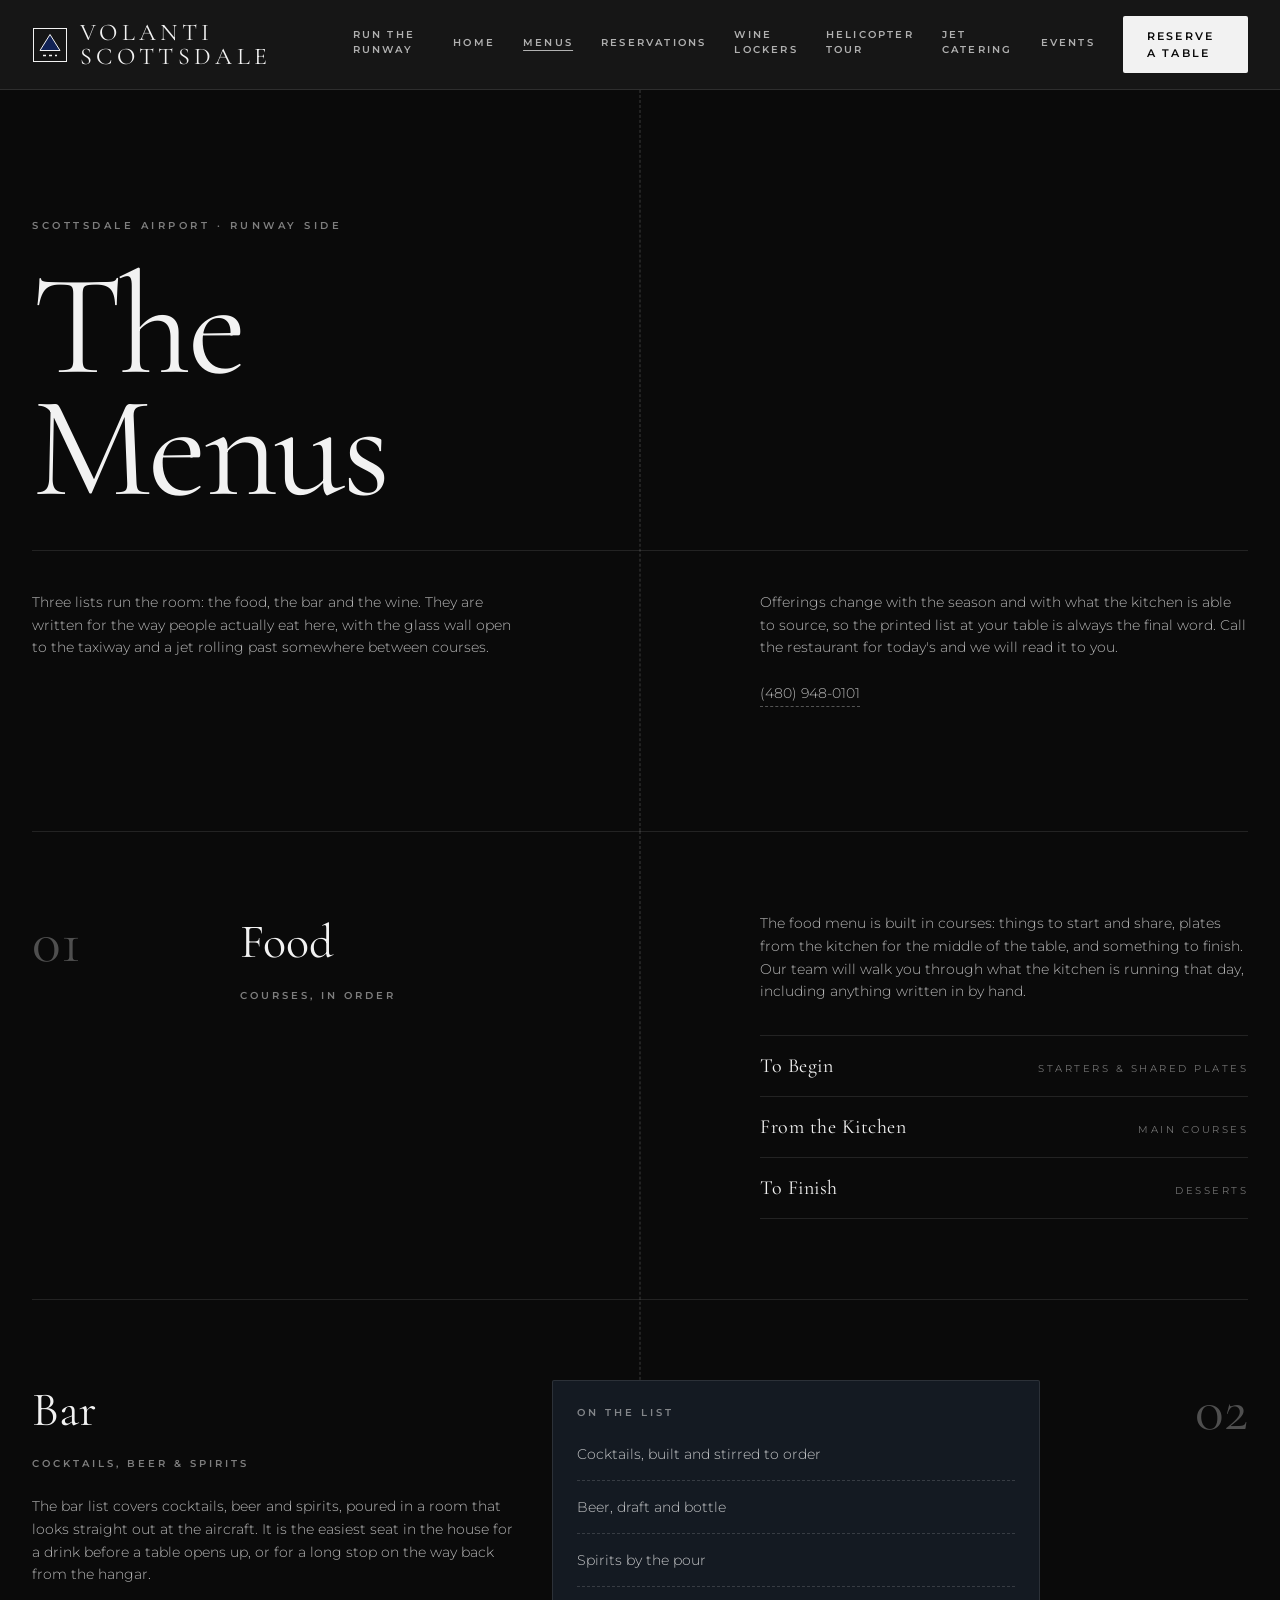
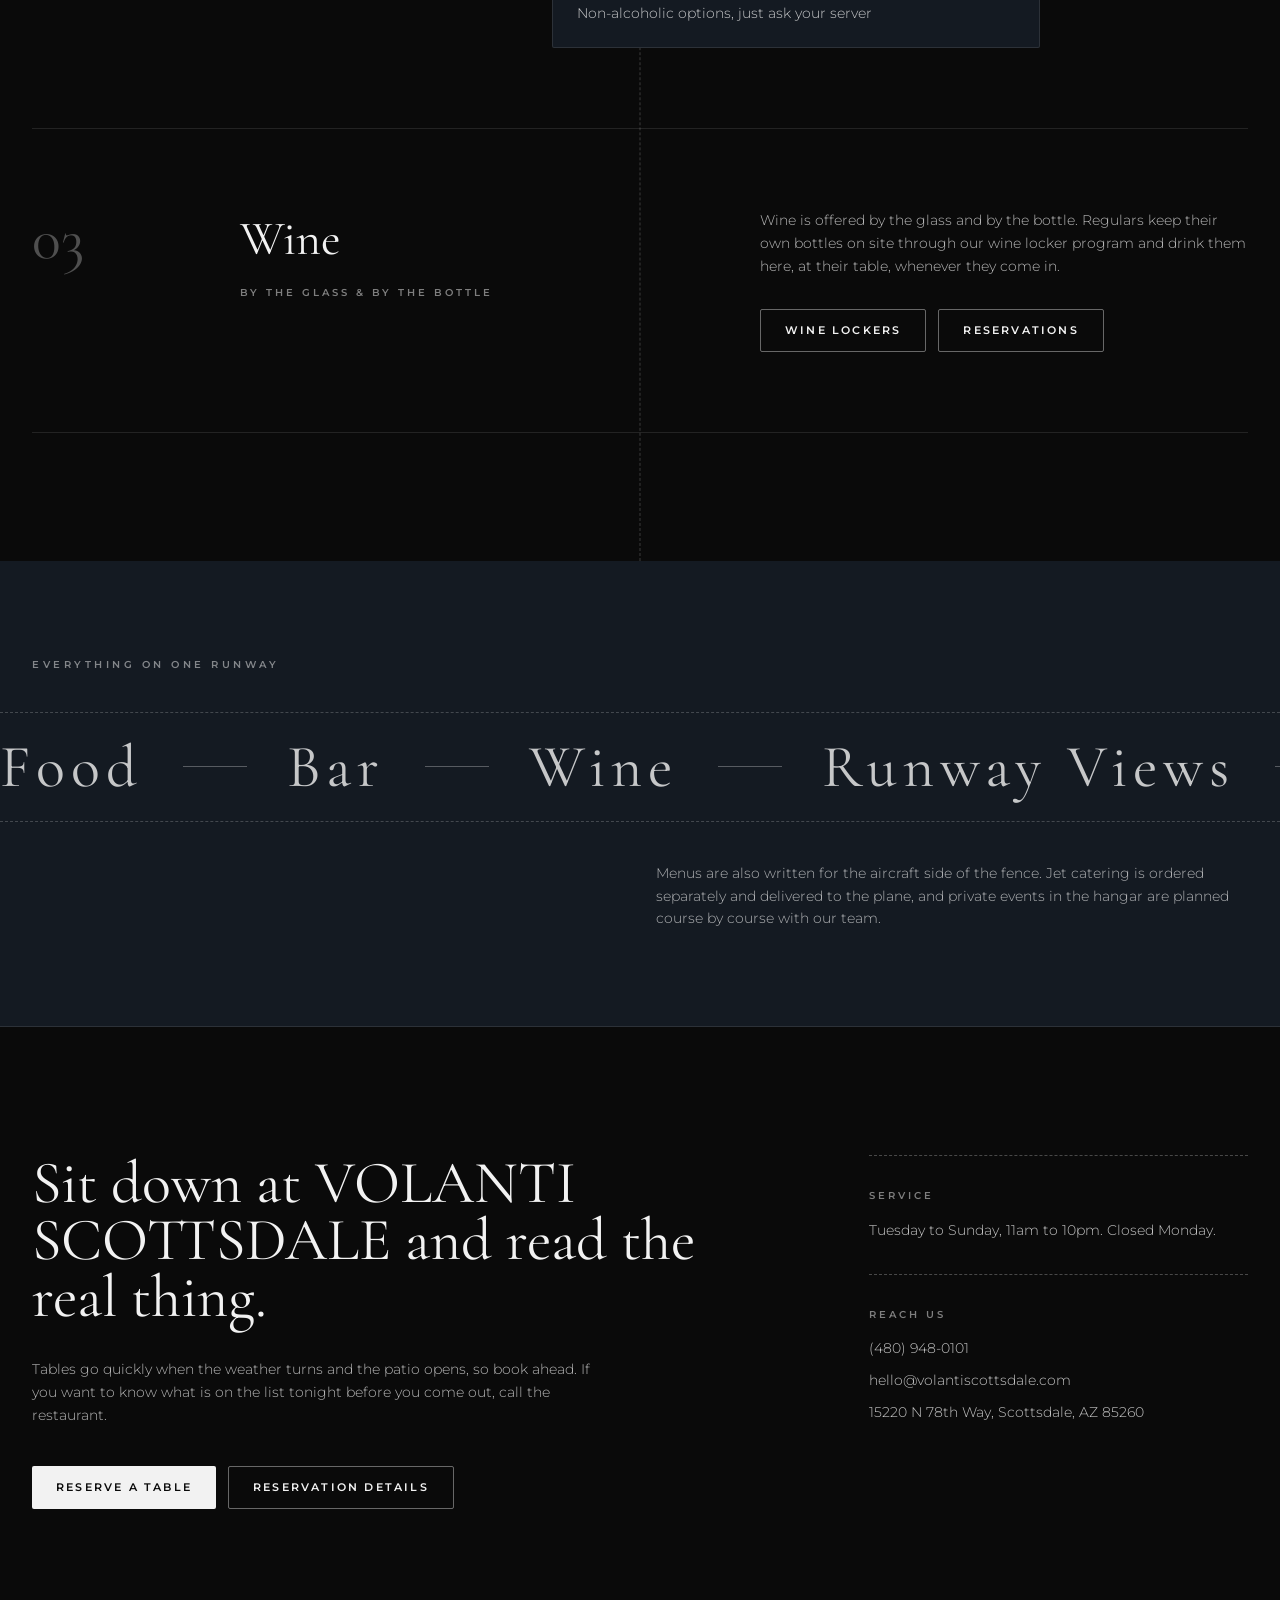
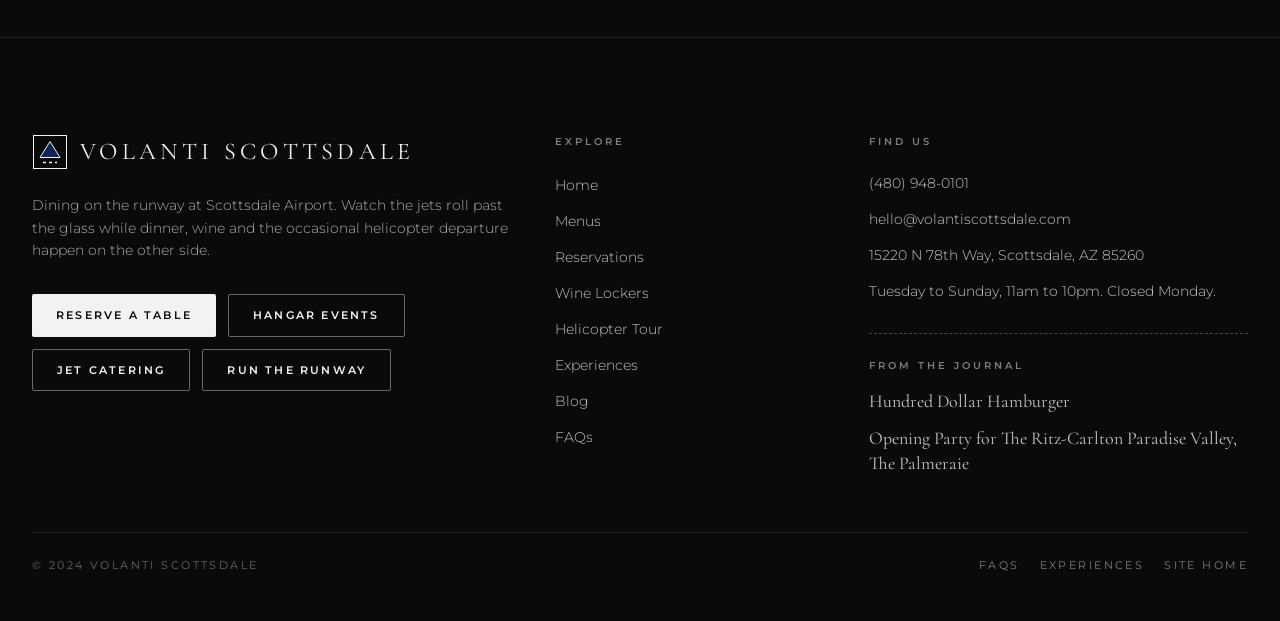
<file: menus.html>
<!DOCTYPE html>
<html lang="en">
<head>
<meta charset="utf-8">
<meta name="viewport" content="width=device-width, initial-scale=1">
<title>Menus | VOLANTI SCOTTSDALE</title>
<meta name="description" content="The Volanti Scottsdale menus: food courses, bar and wine, served on the runway at Scottsdale Airport. Call ahead or reserve a table for the current list.">
<link rel="canonical" href="https://volanti-scottsdale-f7b1.sites.tibly.ai/menus">
<meta property="og:type" content="website">
<meta property="og:url" content="https://volanti-scottsdale-f7b1.sites.tibly.ai/menus">
<meta property="og:site_name" content="VOLANTI SCOTTSDALE">
<meta property="og:title" content="Menus | VOLANTI SCOTTSDALE">
<meta property="og:description" content="The Volanti Scottsdale menus: food courses, bar and wine, served on the runway at Scottsdale Airport. Call ahead or reserve a table for the current list.">
<meta name="twitter:card" content="summary_large_image">
<script type="application/ld+json" data-tibly-business>{"@context":"https://schema.org","@type":"FoodEstablishment","name":"VOLANTI SCOTTSDALE","url":"https://volanti-scottsdale-f7b1.sites.tibly.ai/"}</script>
<link rel="icon" href="/favicon.svg" type="image/svg+xml">
<link rel="preconnect" href="https://fonts.googleapis.com">
<link rel="preconnect" href="https://fonts.gstatic.com" crossorigin>
<link href="https://fonts.googleapis.com/css2?family=Cormorant+Garamond:ital,wght@0,300;0,400;0,600;1,400&family=Montserrat:wght@300;400;500;600&display=swap" rel="stylesheet">
<style>details[open] > *:not(summary){animation:tibly-acc .35s ease}@keyframes tibly-acc{from{opacity:0;transform:translateY(-4px)}}</style>
<style>@media (prefers-reduced-motion:no-preference){.tibly-fx{opacity:0;transform:translateY(24px);transition:opacity .7s ease,transform .7s ease}.tibly-fx.tibly-fx-in{opacity:1;transform:none}}</style>
<script>addEventListener('DOMContentLoaded',function(){if(!('IntersectionObserver' in window))return;var io=new IntersectionObserver(function(es){es.forEach(function(en){if(en.isIntersecting){en.target.classList.add('tibly-fx-in');io.unobserve(en.target)}})},{rootMargin:'0px 0px -8% 0px'});document.querySelectorAll('section[data-block] > *').forEach(function(el){var p=getComputedStyle(el).position;if(p==='absolute'||p==='fixed')return;if(el.getBoundingClientRect().top>innerHeight){el.classList.add('tibly-fx');io.observe(el)}})});</script>
<style>.tibly-ba{position:relative;overflow:hidden;--ba:50%;cursor:ew-resize;touch-action:pan-y;user-select:none;-webkit-user-select:none}.tibly-ba>img{display:block;width:100%;height:100%;object-fit:cover}.tibly-ba .tibly-ba-before{position:absolute;inset:0;clip-path:inset(0 calc(100% - var(--ba)) 0 0)}.tibly-ba .tibly-ba-before img{display:block;width:100%;height:100%;object-fit:cover}.tibly-ba::after{content:'';position:absolute;top:0;bottom:0;left:var(--ba);width:2px;margin-left:-1px;background:#fff;box-shadow:0 0 6px rgba(0,0,0,.55);pointer-events:none;z-index:1}.tibly-ba::before{content:'';position:absolute;top:50%;left:var(--ba);width:44px;height:44px;transform:translate(-50%,-50%);border-radius:9999px;background:rgba(0,0,0,.75) url("data:image/svg+xml,%3Csvg%20xmlns='http://www.w3.org/2000/svg'%20viewBox='0%200%2024%2024'%20fill='%23fff'%3E%3Cpath%20d='M9%206l-6%206%206%206zM15%206l6%206-6%206z'/%3E%3C/svg%3E") center/22px 22px no-repeat;border:2px solid #fff;box-shadow:0 2px 8px rgba(0,0,0,.4);pointer-events:none;z-index:1}.tibly-ba input[type=range]{position:absolute;inset:0;width:100%;height:100%;margin:0;opacity:0;pointer-events:none;-webkit-appearance:none;appearance:none;z-index:2}.tibly-gallery-item{position:relative;overflow:hidden;margin:0;display:block;isolation:isolate}.tibly-gallery-item>img,.tibly-gallery-item>a>img{display:block;width:100%;height:100%;object-fit:cover;transition:transform 1.1s cubic-bezier(.2,.7,.2,1),filter .6s ease}.tibly-gallery-item:hover>img,.tibly-gallery-item:hover>a>img,.tibly-gallery-item:focus-within>img{transform:scale(1.06);filter:brightness(1.04)}.tibly-gallery-item>figcaption{position:absolute;left:0;right:0;bottom:0;padding:2.25rem 1rem .9rem;color:#fff;font-size:.875rem;line-height:1.35;background:linear-gradient(to top,rgba(0,0,0,.7),rgba(0,0,0,0));transform:translateY(100%);opacity:0;transition:transform .55s cubic-bezier(.2,.7,.2,1),opacity .45s ease;pointer-events:none}.tibly-gallery-item:hover>figcaption,.tibly-gallery-item:focus-within>figcaption{transform:none;opacity:1}@media (hover:none){.tibly-gallery-item>figcaption{transform:none;opacity:1}}.tibly-gallery[data-gallery-ready] .tibly-gallery-item{opacity:0;transform:translateY(28px) scale(.97);transition:opacity .7s ease,transform .9s cubic-bezier(.2,.7,.2,1);transition-delay:calc(var(--i,0)*70ms)}.tibly-gallery[data-gallery-ready] .tibly-gallery-item.is-in{opacity:1;transform:none}@media (prefers-reduced-motion:reduce){.tibly-gallery .tibly-gallery-item{opacity:1!important;transform:none!important;transition:none!important}.tibly-gallery-item>img{transition:none!important}}[data-lightbox]{cursor:zoom-in}.tibly-lb{position:fixed;inset:0;z-index:9999;background:rgba(8,8,10,.94);-webkit-backdrop-filter:blur(14px);backdrop-filter:blur(14px);display:flex;align-items:center;justify-content:center;cursor:zoom-out;padding:clamp(16px,4vw,48px);animation:tibly-lb-in .28s ease both;touch-action:pan-y}.tibly-lb.is-out{animation:tibly-lb-out .22s ease both}.tibly-lb figure{position:relative;margin:0;max-width:100%;max-height:100%;display:flex;flex-direction:column;align-items:center;cursor:default}.tibly-lb img{display:block;-webkit-user-drag:none;user-select:none;-webkit-user-select:none;max-width:100%;max-height:calc(100vh - clamp(32px,8vw,96px) - 3.5rem);object-fit:contain;border-radius:6px;box-shadow:0 30px 80px rgba(0,0,0,.6);animation:tibly-lb-img .4s cubic-bezier(.2,.7,.2,1) both}.tibly-lb figcaption{color:rgba(255,255,255,.85);font-size:.9rem;line-height:1.4;text-align:center;padding:.9rem 1rem 0;max-width:60ch;min-height:1.5rem}.tibly-lb figcaption:empty{display:none}.tibly-lb button{position:absolute;display:flex;align-items:center;justify-content:center;width:44px;height:44px;border:0;border-radius:9999px;background:rgba(255,255,255,.12);color:#fff;cursor:pointer;transition:background .2s,transform .2s;-webkit-tap-highlight-color:transparent}.tibly-lb button:hover{background:rgba(255,255,255,.24);transform:scale(1.06)}.tibly-lb button:focus-visible{outline:2px solid #fff;outline-offset:2px}.tibly-lb button svg{width:22px;height:22px;fill:none;stroke:currentColor;stroke-width:2;stroke-linecap:round;stroke-linejoin:round}.tibly-lb .tibly-lb-x{top:16px;right:16px}.tibly-lb .tibly-lb-prev,.tibly-lb .tibly-lb-next{top:50%;transform:translateY(-50%)}.tibly-lb .tibly-lb-prev:hover,.tibly-lb .tibly-lb-next:hover{transform:translateY(-50%) scale(1.06)}.tibly-lb .tibly-lb-prev{left:12px}.tibly-lb .tibly-lb-next{right:12px}.tibly-lb .tibly-lb-n{position:absolute;top:24px;left:50%;transform:translateX(-50%);color:rgba(255,255,255,.7);font-size:.8rem;letter-spacing:.08em;font-variant-numeric:tabular-nums}.tibly-lb[data-single] .tibly-lb-prev,.tibly-lb[data-single] .tibly-lb-next,.tibly-lb[data-single] .tibly-lb-n{display:none}@keyframes tibly-lb-in{from{opacity:0}to{opacity:1}}@keyframes tibly-lb-out{from{opacity:1}to{opacity:0}}@keyframes tibly-lb-img{from{opacity:0;transform:scale(.92) translateY(12px)}to{opacity:1;transform:none}}@media (prefers-reduced-motion:reduce){.tibly-lb,.tibly-lb img,.tibly-lb.is-out{animation:none!important}}</style>
<script>document.addEventListener('input',function(e){var t=e.target;if(!t||t.type!=='range')return;var c=t.closest&&t.closest('.tibly-ba');if(c)c.style.setProperty('--ba',t.value+'%')});document.addEventListener('pointerdown',function(e){var c=e.target.closest&&e.target.closest('.tibly-ba');if(!c||e.button>0)return;e.preventDefault();var inp=c.querySelector('input[type=range]');var set=function(x){var r=c.getBoundingClientRect();if(!r.width)return;var p=Math.max(0,Math.min(100,(x-r.left)*100/r.width));c.style.setProperty('--ba',p+'%');if(inp)inp.value=Math.round(p)};set(e.clientX);var mv=function(ev){set(ev.clientX)};var up=function(){document.removeEventListener('pointermove',mv);document.removeEventListener('pointerup',up);document.removeEventListener('pointercancel',up)};document.addEventListener('pointermove',mv);document.addEventListener('pointerup',up);document.addEventListener('pointercancel',up)});document.addEventListener('click',function(e){var im=e.target.closest&&e.target.closest('[data-lightbox]');if(!im||!(im.currentSrc||im.src)||e.target.closest('.tibly-lb'))return;e.preventDefault();var scope=im.closest('.tibly-gallery')||im.closest('section')||im.parentNode;var set=Array.prototype.filter.call(scope.querySelectorAll('[data-lightbox]'),function(x){return x.currentSrc||x.src});var i=Math.max(0,set.indexOf(im));var o=document.createElement('div');o.className='tibly-lb';o.setAttribute('role','dialog');o.setAttribute('aria-modal','true');o.setAttribute('aria-label','Photo viewer');if(set.length<2)o.setAttribute('data-single','');var svgL='<svg viewBox="0 0 24 24"><path d="M15 6l-6 6 6 6"/></svg>',svgR='<svg viewBox="0 0 24 24"><path d="M9 6l6 6-6 6"/></svg>',svgX='<svg viewBox="0 0 24 24"><path d="M6 6l12 12M18 6L6 18"/></svg>';o.innerHTML='<span class="tibly-lb-n"></span><figure><img alt="" draggable="false"><figcaption></figcaption></figure><button type="button" class="tibly-lb-prev" aria-label="Previous photo">'+svgL+'</button><button type="button" class="tibly-lb-next" aria-label="Next photo">'+svgR+'</button><button type="button" class="tibly-lb-x" aria-label="Close">'+svgX+'</button>';var big=o.querySelector('img'),cap=o.querySelector('figcaption'),n=o.querySelector('.tibly-lb-n');var capOf=function(x){var f=x.closest('figure'),c=f&&f.querySelector('figcaption');return (c&&c.textContent.trim())||x.alt||''};var show=function(k){i=(k+set.length)%set.length;var x=set[i];big.style.animation='none';void big.offsetWidth;big.style.animation='';big.src=x.currentSrc||x.src;big.alt=x.alt||'';cap.textContent=capOf(x);n.textContent=(i+1)+' / '+set.length;[set[(i+1)%set.length],set[(i-1+set.length)%set.length]].forEach(function(p){if(p&&p!==x){var pre=new Image();pre.src=p.currentSrc||p.src}})};var prevOverflow=document.documentElement.style.overflow;document.documentElement.style.overflow='hidden';var close=function(){document.removeEventListener('keydown',key);o.classList.add('is-out');var done=function(){o.remove();document.documentElement.style.overflow=prevOverflow;try{im.focus({preventScroll:true})}catch(_){}};if(matchMedia('(prefers-reduced-motion:reduce)').matches)done();else setTimeout(done,220)};var key=function(ev){if(ev.key==='Escape')close();else if(ev.key==='ArrowRight')show(i+1);else if(ev.key==='ArrowLeft')show(i-1)};document.addEventListener('keydown',key);var swiped=false;o.addEventListener('click',function(ev){if(swiped){swiped=false;return}var b=ev.target.closest('button');if(b){ev.stopPropagation();if(b.classList.contains('tibly-lb-prev'))show(i-1);else if(b.classList.contains('tibly-lb-next'))show(i+1);else close();return}if(!ev.target.closest('figure'))close()});var x0=null;o.addEventListener('pointerdown',function(ev){x0=ev.clientX});o.addEventListener('pointerup',function(ev){if(x0===null)return;var dx=ev.clientX-x0;x0=null;if(Math.abs(dx)>40&&set.length>1){swiped=true;show(dx<0?i+1:i-1)}});show(i);document.body.appendChild(o);var xb=o.querySelector('.tibly-lb-x');if(xb)xb.focus({preventScroll:true})});document.addEventListener('click',function(e){var x=e.target.closest&&e.target.closest('[data-announce-close]');if(!x)return;var b=x.closest('[data-announce]');if(b){b.style.display='none';try{sessionStorage.setItem('tibly-announce','1')}catch(_){}}});addEventListener('DOMContentLoaded',function(){try{if(sessionStorage.getItem('tibly-announce')==='1'){var b=document.querySelector('[data-announce]');if(b)b.style.display='none'}}catch(_){}if('IntersectionObserver' in window&&!matchMedia('(prefers-reduced-motion:reduce)').matches){var els=document.querySelectorAll('[data-count]');if(els.length){var io=new IntersectionObserver(function(es){es.forEach(function(en){if(!en.isIntersecting)return;io.unobserve(en.target);var el=en.target,s=el.textContent||'',m=s.match(/[\d,]*\d(?:\.\d+)?/);if(!m)return;var raw=m[0],num=parseFloat(raw.replace(/,/g,''));if(!isFinite(num))return;if(!el.getAttribute('data-count'))el.setAttribute('data-count',s);var pre=s.slice(0,m.index),post=s.slice(m.index+raw.length),grp=raw.indexOf(',')>=0,dec=(raw.split('.')[1]||'').length,t0=performance.now();requestAnimationFrame(function tick(now){var p=Math.min((now-t0)/1400,1);p=1-Math.pow(1-p,3);var v=(num*p).toFixed(dec);if(grp)v=Number(v).toLocaleString('en-US',{minimumFractionDigits:dec});el.textContent=pre+v+post;if(p<1)requestAnimationFrame(tick)})})},{rootMargin:'0px 0px -10% 0px'});els.forEach(function(el){io.observe(el)})}}if('IntersectionObserver' in window&&!matchMedia('(prefers-reduced-motion:reduce)').matches){document.querySelectorAll('.tibly-gallery').forEach(function(g){var items=g.querySelectorAll('.tibly-gallery-item');if(!items.length)return;var gio=new IntersectionObserver(function(es){es.forEach(function(en){if(!en.isIntersecting)return;gio.unobserve(en.target);en.target.classList.add('is-in')})},{rootMargin:'0px 0px -8% 0px',threshold:.1});var watch=function(el,k){el.style.setProperty('--i',k%12);gio.observe(el)};items.forEach(watch);g.setAttribute('data-gallery-ready','');if('MutationObserver' in window)new MutationObserver(function(ms){ms.forEach(function(m){m.addedNodes.forEach(function(nd){if(nd.nodeType===1&&nd.classList&&nd.classList.contains('tibly-gallery-item'))watch(nd,0)})})}).observe(g,{childList:true})})}var badge=document.querySelector('[data-tibly-open]');if(badge){var src=document.querySelector('[data-tibly-field="hours"]');var txt=(src&&src.textContent||'').toLowerCase();var days=['sun','mon','tue','wed','thu','fri','sat'];var toMin=function(h,mm,ap){h=+h;mm=+(mm||0);if(ap==='pm'&&h!==12)h+=12;if(ap==='am'&&h===12)h=0;return h*60+mm};var spans=[];var re=/(sun|mon|tue|wed|thu|fri|sat|daily|every ?day)[a-z]*\s*(?:[-\u2013\u2014]\s*(sun|mon|tue|wed|thu|fri|sat)[a-z]*)?\s*:?\s*(\d{1,2})(?::(\d{2}))?\s*(am|pm)?\s*[-\u2013\u2014]\s*(\d{1,2})(?::(\d{2}))?\s*(am|pm)?/g,mm;while((mm=re.exec(txt))){var d1=mm[1].slice(0,3),d2=mm[2],ap1=mm[5]||(mm[8]==='pm'&&+mm[3]<=+mm[6]?'am':mm[8]),o=toMin(mm[3],mm[4],ap1),c=toMin(mm[6],mm[7],mm[8]);var from=d1==='dai'||d1==='eve'?0:days.indexOf(d1),to=d2?days.indexOf(d2.slice(0,3)):(d1==='dai'||d1==='eve'?6:from);if(from<0)continue;for(var d=from;;d=(d+1)%7){spans.push([d,o,c]);if(d===to)break}}if(spans.length){var now=new Date(),cur=now.getDay(),min=now.getHours()*60+now.getMinutes();var open=spans.some(function(s){return s[0]===cur&&min>=s[1]&&min<s[2]});badge.textContent=open?(badge.getAttribute('data-open-text')||'Open now'):(badge.getAttribute('data-closed-text')||'Closed now');badge.setAttribute('data-state',open?'open':'closed');badge.hidden=false}}});</script>
<style>header a[aria-current="page"]:not(:has(img,svg)){text-decoration:underline;text-underline-offset:4px;text-decoration-thickness:1px}</style>
<style>#nav-open~[class*="peer-checked:"][class*="fixed"]{min-height:100vh;min-height:100dvh}@media (prefers-reduced-motion:no-preference){label[for="nav-open"] span{transition:transform .3s ease,opacity .2s ease}header:has(#nav-open:checked) label[for="nav-open"]:not([aria-label="Close" i]) span:not(:has(span)):nth-of-type(1){transform:translateY(8px) rotate(45deg)}header:has(#nav-open:checked) label[for="nav-open"]:not([aria-label="Close" i]) span:not(:has(span)):nth-of-type(2){opacity:0}header:has(#nav-open:checked) label[for="nav-open"]:not([aria-label="Close" i]) span:not(:has(span)):nth-of-type(3){transform:translateY(-8px) rotate(-45deg)}#nav-open:checked~[class*="peer-checked:"]{animation:tibly-nav-in .25s ease}#nav-open:checked~[class*="peer-checked:"] label[for="nav-open"]{display:inline-block;animation:tibly-x-in .35s ease}@keyframes tibly-nav-in{from{opacity:0;transform:translateY(10px)}}@keyframes tibly-x-in{from{opacity:0;transform:rotate(-90deg) scale(.6)}}}</style>
<link rel="stylesheet" href="/styles.css?v=e0518df8">
</head>
<body>
<!-- block:header -->
<header class="sticky top-0 z-40 border-b border-white/10 bg-night/95 text-ink">
  <input type="checkbox" id="nav-open" class="peer sr-only">

  <div class="mx-auto flex w-full max-w-7xl items-center justify-between gap-4 px-5 py-4 sm:px-8">
    <a href="/" class="group flex items-center gap-3">
      <svg viewBox="0 0 36 36" class="h-9 w-9 shrink-0 text-ink transition-transform duration-500 group-hover:rotate-3" aria-hidden="true">
        <rect x="1.5" y="1.5" width="33" height="33" fill="none" stroke="currentColor" stroke-width="1"></rect>
        <path d="M8 23.5 L18 7.5 L28 23.5 Z" fill="#112255" stroke="currentColor" stroke-width="1"></path>
        <line x1="11" y1="28.5" x2="25" y2="28.5" stroke="currentColor" stroke-width="1.5" stroke-dasharray="3 3"></line>
      </svg>
      <span data-tibly-field="business-name" class="font-display text-xl leading-none tracking-[0.18em] sm:text-2xl">VOLANTI SCOTTSDALE</span>
    </a>

    <nav class="hidden items-center gap-5 lg:flex xl:gap-7" aria-label="Primary">
      <a href="https://runtherunwayaz.org" target="_blank" rel="noopener" class="border-b border-transparent pb-1 font-body text-[10px] font-semibold uppercase tracking-[0.22em] text-ink/70 transition-colors duration-300 hover:border-ink hover:text-ink">Run the Runway</a>
      <a href="/" class="border-b border-transparent pb-1 font-body text-[10px] font-semibold uppercase tracking-[0.22em] text-ink/70 transition-colors duration-300 hover:border-ink hover:text-ink">Home</a>
      <a href="/menus" class="border-b border-transparent pb-1 font-body text-[10px] font-semibold uppercase tracking-[0.22em] text-ink/70 transition-colors duration-300 hover:border-ink hover:text-ink" aria-current="page">Menus</a>
      <a href="/9967610" class="border-b border-transparent pb-1 font-body text-[10px] font-semibold uppercase tracking-[0.22em] text-ink/70 transition-colors duration-300 hover:border-ink hover:text-ink">Reservations</a>
      <a href="/wine-lockers" class="border-b border-transparent pb-1 font-body text-[10px] font-semibold uppercase tracking-[0.22em] text-ink/70 transition-colors duration-300 hover:border-ink hover:text-ink">Wine Lockers</a>
      <a href="/helicopter" class="border-b border-transparent pb-1 font-body text-[10px] font-semibold uppercase tracking-[0.22em] text-ink/70 transition-colors duration-300 hover:border-ink hover:text-ink">Helicopter Tour</a>
      <a href="https://www.volantijetcatering.com" target="_blank" rel="noopener" class="border-b border-transparent pb-1 font-body text-[10px] font-semibold uppercase tracking-[0.22em] text-ink/70 transition-colors duration-300 hover:border-ink hover:text-ink">Jet Catering</a>
      <a href="https://volantihangarevents.com" target="_blank" rel="noopener" class="border-b border-transparent pb-1 font-body text-[10px] font-semibold uppercase tracking-[0.22em] text-ink/70 transition-colors duration-300 hover:border-ink hover:text-ink">Events</a>
      <a href="https://www.sevenrooms.com/explore/volanti/reservations/create/search/" target="_blank" rel="noopener" class="btn">Reserve a Table</a>
    </nav>

    <label for="nav-open" class="cursor-pointer p-2 lg:hidden" aria-label="Menu">
      <span class="block h-px w-7 bg-ink"></span>
      <span class="mt-2 block h-px w-7 bg-ink"></span>
      <span class="mt-2 block h-px w-7 bg-ink"></span>
    </label>
  </div>

  <div class="hidden flex-col bg-night peer-checked:flex lg:hidden fixed inset-0 z-50 overflow-y-auto">
    <div class="flex items-center justify-between border-b border-white/10 px-5 py-4 sm:px-8">
      <span class="flex items-center gap-3">
        <svg viewBox="0 0 36 36" class="h-9 w-9 shrink-0 text-ink" aria-hidden="true">
          <rect x="1.5" y="1.5" width="33" height="33" fill="none" stroke="currentColor" stroke-width="1"></rect>
          <path d="M8 23.5 L18 7.5 L28 23.5 Z" fill="#112255" stroke="currentColor" stroke-width="1"></path>
          <line x1="11" y1="28.5" x2="25" y2="28.5" stroke="currentColor" stroke-width="1.5" stroke-dasharray="3 3"></line>
        </svg>
        <span class="font-display text-xl leading-none tracking-[0.18em] text-ink">VOLANTI SCOTTSDALE</span>
      </span>
      <label for="nav-open" aria-label="Close" class="cursor-pointer p-2">
        <svg viewBox="0 0 24 24" class="h-7 w-7 text-ink" fill="none" stroke="currentColor" stroke-width="1.25" aria-hidden="true">
          <line x1="5" y1="5" x2="19" y2="19"></line>
          <line x1="19" y1="5" x2="5" y2="19"></line>
        </svg>
      </label>
    </div>

    <nav class="flex flex-1 flex-col justify-center gap-5 px-5 py-10 sm:px-8" aria-label="Mobile">
      <a href="https://runtherunwayaz.org" target="_blank" rel="noopener" class="font-display text-3xl tracking-wide text-ink/80 transition-colors hover:text-ink">Run the Runway</a>
      <a href="/" class="font-display text-3xl tracking-wide text-ink transition-colors hover:text-ink/70">Home</a>
      <a href="/menus" class="font-display text-3xl tracking-wide text-ink transition-colors hover:text-ink/70" aria-current="page">Menus</a>
      <a href="/9967610" class="font-display text-3xl tracking-wide text-ink transition-colors hover:text-ink/70">Reservations</a>
      <a href="/wine-lockers" class="font-display text-3xl tracking-wide text-ink transition-colors hover:text-ink/70">Wine Lockers</a>
      <a href="/helicopter" class="font-display text-3xl tracking-wide text-ink transition-colors hover:text-ink/70">Helicopter Tour</a>
      <a href="https://www.volantijetcatering.com" target="_blank" rel="noopener" class="font-display text-3xl tracking-wide text-ink transition-colors hover:text-ink/70">Jet Catering</a>
      <a href="https://volantihangarevents.com" target="_blank" rel="noopener" class="font-display text-3xl tracking-wide text-ink transition-colors hover:text-ink/70">Events</a>
    </nav>

    <div class="border-t border-white/10 px-5 py-6 sm:px-8">
      <a href="https://www.sevenrooms.com/explore/volanti/reservations/create/search/" target="_blank" rel="noopener" class="btn w-full py-4">Reserve a Table</a>
    </div>
  </div>
</header>
<!-- /block:header -->
<!-- block:statement-hero -->
<section class="relative overflow-hidden bg-night pt-20 pb-20 text-ink md:pt-32 md:pb-32" data-block="statement-hero">
  <div class="pointer-events-none absolute inset-y-0 left-1/2 hidden w-px -translate-x-1/2 border-l border-dashed border-white/20 md:block" aria-hidden="true"></div>

  <div class="relative mx-auto w-full max-w-7xl px-5 sm:px-8">
    <p class="font-body text-[10px] font-semibold uppercase tracking-[0.35em] text-ink/50">Scottsdale Airport &middot; Runway Side</p>

    <h1 class="mt-8 font-display text-6xl leading-[0.85] tracking-tight sm:text-7xl md:text-8xl lg:text-[9rem]">
      <span class="block">The</span>
      <span class="block bg-gradient-to-r from-ink via-ink to-brand-300 bg-clip-text text-transparent">Menus</span>
    </h1>

    <div class="mt-10 grid grid-cols-1 gap-10 border-t border-white/10 pt-10 md:grid-cols-12 md:gap-8">
      <div class="md:col-span-5 md:col-start-1">
        <p class="font-body text-sm font-light leading-relaxed text-ink/75">
          Three lists run the room: the food, the bar and the wine. They are written for the way people actually eat here, with the glass wall open to the taxiway and a jet rolling past somewhere between courses.
        </p>
      </div>
      <div class="md:col-span-5 md:col-start-8">
        <p class="font-body text-sm font-light leading-relaxed text-ink/75">
          Offerings change with the season and with what the kitchen is able to source, so the printed list at your table is always the final word. Call the restaurant for today's and we will read it to you.
        </p>
        <p class="mt-6 font-body text-sm font-light text-ink/75">
          <a href="tel:+14809480101" class="border-b border-dashed border-white/30 pb-1 transition-colors duration-300 hover:border-ink hover:text-ink">
            <span data-tibly-field="phone">(480) 948-0101</span>
          </a>
        </p>
      </div>
    </div>
  </div>
</section>
<!-- /block:statement-hero -->
<!-- block:feature-rows -->
<section class="relative bg-night pb-20 text-ink md:pb-32" data-block="feature-rows">
  <div class="pointer-events-none absolute inset-y-0 left-1/2 hidden w-px -translate-x-1/2 border-l border-dashed border-white/20 md:block" aria-hidden="true"></div>

  <div class="relative mx-auto w-full max-w-7xl px-5 sm:px-8">

    <article class="grid grid-cols-1 gap-6 border-t border-white/10 py-14 md:grid-cols-12 md:gap-8 md:py-20">
      <div class="md:col-span-2">
        <span class="font-display text-5xl leading-none text-ink/30 md:text-6xl">01</span>
      </div>
      <div class="md:col-span-5">
        <h2 class="font-display text-4xl leading-tight md:text-5xl">Food</h2>
        <p class="mt-4 font-body text-[10px] font-semibold uppercase tracking-[0.3em] text-ink/50">Courses, in order</p>
      </div>
      <div class="md:col-span-5">
        <p class="max-w-prose font-body text-sm font-light leading-relaxed text-ink/75">
          The food menu is built in courses: things to start and share, plates from the kitchen for the middle of the table, and something to finish. Our team will walk you through what the kitchen is running that day, including anything written in by hand.
        </p>
        <ul class="mt-8 space-y-0 border-t border-white/10">
          <li class="flex items-baseline justify-between gap-6 border-b border-white/10 py-4">
            <span class="font-display text-xl tracking-wide">To Begin</span>
            <span class="font-body text-[10px] uppercase tracking-[0.25em] text-ink/45">Starters &amp; shared plates</span>
          </li>
          <li class="flex items-baseline justify-between gap-6 border-b border-white/10 py-4">
            <span class="font-display text-xl tracking-wide">From the Kitchen</span>
            <span class="font-body text-[10px] uppercase tracking-[0.25em] text-ink/45">Main courses</span>
          </li>
          <li class="flex items-baseline justify-between gap-6 border-b border-white/10 py-4">
            <span class="font-display text-xl tracking-wide">To Finish</span>
            <span class="font-body text-[10px] uppercase tracking-[0.25em] text-ink/45">Desserts</span>
          </li>
        </ul>
      </div>
    </article>

    <article class="grid grid-cols-1 gap-6 border-t border-white/10 py-14 md:grid-cols-12 md:gap-8 md:py-20">
      <div class="md:col-span-2 md:order-3 md:text-right">
        <span class="font-display text-5xl leading-none text-ink/30 md:text-6xl">02</span>
      </div>
      <div class="md:col-span-5 md:order-1">
        <h2 class="font-display text-4xl leading-tight md:text-5xl">Bar</h2>
        <p class="mt-4 font-body text-[10px] font-semibold uppercase tracking-[0.3em] text-ink/50">Cocktails, beer &amp; spirits</p>
        <p class="mt-6 max-w-prose font-body text-sm font-light leading-relaxed text-ink/75">
          The bar list covers cocktails, beer and spirits, poured in a room that looks straight out at the aircraft. It is the easiest seat in the house for a drink before a table opens up, or for a long stop on the way back from the hangar.
        </p>
      </div>
      <div class="md:col-span-5 md:order-2">
        <div class="card h-full">
          <h3 class="font-body text-[10px] font-semibold uppercase tracking-[0.3em] text-ink/50">On the list</h3>
          <ul class="mt-6 space-y-4 font-body text-sm font-light text-ink/80">
            <li class="border-b border-dashed border-white/15 pb-4">Cocktails, built and stirred to order</li>
            <li class="border-b border-dashed border-white/15 pb-4">Beer, draft and bottle</li>
            <li class="border-b border-dashed border-white/15 pb-4">Spirits by the pour</li>
            <li>Non-alcoholic options, just ask your server</li>
          </ul>
        </div>
      </div>
    </article>

    <article class="grid grid-cols-1 gap-6 border-y border-white/10 py-14 md:grid-cols-12 md:gap-8 md:py-20">
      <div class="md:col-span-2">
        <span class="font-display text-5xl leading-none text-ink/30 md:text-6xl">03</span>
      </div>
      <div class="md:col-span-5">
        <h2 class="font-display text-4xl leading-tight md:text-5xl">Wine</h2>
        <p class="mt-4 font-body text-[10px] font-semibold uppercase tracking-[0.3em] text-ink/50">By the glass &amp; by the bottle</p>
      </div>
      <div class="md:col-span-5">
        <p class="max-w-prose font-body text-sm font-light leading-relaxed text-ink/75">
          Wine is offered by the glass and by the bottle. Regulars keep their own bottles on site through our wine locker program and drink them here, at their table, whenever they come in.
        </p>
        <div class="mt-8 flex flex-wrap gap-3">
          <a href="/wine-lockers" class="btn-secondary">Wine Lockers</a>
          <a href="/9967610" class="btn-secondary">Reservations</a>
        </div>
      </div>
    </article>

  </div>
</section>
<!-- /block:feature-rows -->
<!-- block:gallery-strip -->
<section class="overflow-hidden border-b border-white/10 bg-surface py-16 text-ink md:py-24" data-block="gallery-strip">
  <div class="mx-auto w-full max-w-7xl px-5 sm:px-8">
    <p class="font-body text-[10px] font-semibold uppercase tracking-[0.35em] text-ink/50">Everything on one runway</p>
  </div>

  <div class="mt-10 overflow-hidden border-y border-dashed border-white/20 py-6">
    <div class="flex w-max animate-marquee items-center gap-10 pr-10">
      <span class="font-display text-4xl tracking-[0.1em] text-ink/80 md:text-6xl">Food</span>
      <span class="h-px w-16 bg-ink/30"></span>
      <span class="font-display text-4xl tracking-[0.1em] text-ink/80 md:text-6xl">Bar</span>
      <span class="h-px w-16 bg-ink/30"></span>
      <span class="font-display text-4xl tracking-[0.1em] text-ink/80 md:text-6xl">Wine</span>
      <span class="h-px w-16 bg-ink/30"></span>
      <span class="font-display text-4xl tracking-[0.1em] text-ink/80 md:text-6xl">Runway Views</span>
      <span class="h-px w-16 bg-ink/30"></span>
      <span class="font-display text-4xl tracking-[0.1em] text-ink/80 md:text-6xl">Scottsdale Airport</span>
      <span class="h-px w-16 bg-ink/30"></span>
      <span class="font-display text-4xl tracking-[0.1em] text-ink/80 md:text-6xl">Food</span>
      <span class="h-px w-16 bg-ink/30"></span>
      <span class="font-display text-4xl tracking-[0.1em] text-ink/80 md:text-6xl">Bar</span>
      <span class="h-px w-16 bg-ink/30"></span>
      <span class="font-display text-4xl tracking-[0.1em] text-ink/80 md:text-6xl">Wine</span>
      <span class="h-px w-16 bg-ink/30"></span>
      <span class="font-display text-4xl tracking-[0.1em] text-ink/80 md:text-6xl">Runway Views</span>
      <span class="h-px w-16 bg-ink/30"></span>
      <span class="font-display text-4xl tracking-[0.1em] text-ink/80 md:text-6xl">Scottsdale Airport</span>
      <span class="h-px w-16 bg-ink/30"></span>
    </div>
  </div>

  <div class="mx-auto mt-10 w-full max-w-7xl px-5 sm:px-8">
    <div class="grid grid-cols-1 gap-8 md:grid-cols-12">
      <p class="md:col-span-6 md:col-start-7 max-w-prose font-body text-sm font-light leading-relaxed text-ink/70">
        Menus are also written for the aircraft side of the fence. Jet catering is ordered separately and delivered to the plane, and private events in the hangar are planned course by course with our team.
      </p>
    </div>
  </div>
</section>
<!-- /block:gallery-strip -->
<!-- block:editorial-cta -->
<section class="relative bg-night py-20 text-ink md:py-32" data-block="editorial-cta">
  <div class="mx-auto w-full max-w-7xl px-5 sm:px-8">
    <div class="grid grid-cols-1 gap-12 md:grid-cols-12 md:gap-10">

      <div class="md:col-span-7">
        <h2 class="font-display text-4xl leading-[0.95] sm:text-5xl md:text-6xl">
          Sit down at <span data-tibly-field="business-name">VOLANTI SCOTTSDALE</span> and read the real thing.
        </h2>
        <p class="mt-8 max-w-prose font-body text-sm font-light leading-relaxed text-ink/75">
          Tables go quickly when the weather turns and the patio opens, so book ahead. If you want to know what is on the list tonight before you come out, call the restaurant.
        </p>
        <div class="mt-10 flex flex-col gap-3 sm:flex-row sm:flex-wrap">
          <a href="https://www.sevenrooms.com/explore/volanti/reservations/create/search/" target="_blank" rel="noopener" class="btn">Reserve a Table</a>
          <a href="/9967610" class="btn-secondary">Reservation Details</a>
        </div>
      </div>

      <div class="md:col-span-4 md:col-start-9">
        <div class="border-t border-dashed border-white/25 pt-8">
          <h3 class="font-body text-[10px] font-semibold uppercase tracking-[0.3em] text-ink/50">Service</h3>
          <p class="mt-4 font-body text-sm font-light leading-relaxed">
            <span data-tibly-field="hours" class="text-ink/80">Tuesday to Sunday, 11am to 10pm. Closed Monday.</span>
            <span data-tibly-open hidden class="ml-2 inline-block rounded-sm border border-white/25 px-2 py-1 font-body text-[10px] uppercase tracking-[0.2em] data-[state=open]:border-ink data-[state=open]:text-ink data-[state=closed]:text-ink/50"></span>
          </p>
        </div>

        <div class="mt-8 border-t border-dashed border-white/25 pt-8">
          <h3 class="font-body text-[10px] font-semibold uppercase tracking-[0.3em] text-ink/50">Reach Us</h3>
          <ul class="mt-4 space-y-3 font-body text-sm font-light">
            <li>
              <a href="tel:+14809480101" class="transition-colors duration-300 hover:text-ink">
                <span data-tibly-field="phone" class="text-ink/80">(480) 948-0101</span>
              </a>
            </li>
            <li>
              <a href="mailto:hello@volantiscottsdale.com" class="break-words transition-colors duration-300 hover:text-ink">
                <span data-tibly-field="email" class="text-ink/80">hello@volantiscottsdale.com</span>
              </a>
            </li>
            <li>
              <span data-tibly-field="address" class="block text-ink/80">15220 N 78th Way, Scottsdale, AZ 85260</span>
            </li>
          </ul>
        </div>
      </div>

    </div>
  </div>
</section>
<!-- /block:editorial-cta -->
<!-- block:footer -->
<footer class="border-t border-white/10 bg-night pb-24 pt-16 text-ink md:pb-12 md:pt-24">
  <div class="mx-auto w-full max-w-7xl px-5 sm:px-8">
    <div class="grid grid-cols-1 gap-12 md:grid-cols-12 md:gap-10">

      <div class="md:col-span-5">
        <div class="flex items-center gap-3">
          <svg viewBox="0 0 36 36" class="h-9 w-9 shrink-0 text-ink" aria-hidden="true">
            <rect x="1.5" y="1.5" width="33" height="33" fill="none" stroke="currentColor" stroke-width="1"></rect>
            <path d="M8 23.5 L18 7.5 L28 23.5 Z" fill="#112255" stroke="currentColor" stroke-width="1"></path>
            <line x1="11" y1="28.5" x2="25" y2="28.5" stroke="currentColor" stroke-width="1.5" stroke-dasharray="3 3"></line>
          </svg>
          <span data-tibly-field="business-name" class="font-display text-2xl leading-none tracking-[0.18em]">VOLANTI SCOTTSDALE</span>
        </div>
        <p class="mt-6 max-w-prose font-body text-sm font-light leading-relaxed text-ink/70">
          Dining on the runway at Scottsdale Airport. Watch the jets roll past the glass while dinner, wine and the occasional helicopter departure happen on the other side.
        </p>
        <div class="mt-8 flex flex-wrap gap-3" data-tibly-field="links">
          <a href="https://www.sevenrooms.com/explore/volanti/reservations/create/search/" target="_blank" rel="noopener" class="btn">Reserve a Table</a>
          <a href="https://volantihangarevents.com" target="_blank" rel="noopener" class="btn-secondary">Hangar Events</a>
          <a href="https://www.volantijetcatering.com" target="_blank" rel="noopener" class="btn-secondary">Jet Catering</a>
          <a href="https://runtherunwayaz.org" target="_blank" rel="noopener" class="btn-secondary">Run the Runway</a>
        </div>
      </div>

      <div class="md:col-span-3">
        <h2 class="font-body text-[10px] font-semibold uppercase tracking-[0.3em] text-ink/50">Explore</h2>
        <ul class="mt-6 space-y-3">
          <li><a href="/" class="font-body text-sm font-light text-ink/80 transition-colors duration-300 hover:text-ink">Home</a></li>
          <li><a href="/menus" class="font-body text-sm font-light text-ink/80 transition-colors duration-300 hover:text-ink">Menus</a></li>
          <li><a href="/9967610" class="font-body text-sm font-light text-ink/80 transition-colors duration-300 hover:text-ink">Reservations</a></li>
          <li><a href="/wine-lockers" class="font-body text-sm font-light text-ink/80 transition-colors duration-300 hover:text-ink">Wine Lockers</a></li>
          <li><a href="/helicopter" class="font-body text-sm font-light text-ink/80 transition-colors duration-300 hover:text-ink">Helicopter Tour</a></li>
          <li><a href="/experiences" class="font-body text-sm font-light text-ink/80 transition-colors duration-300 hover:text-ink">Experiences</a></li>
          <li><a href="/blog" class="font-body text-sm font-light text-ink/80 transition-colors duration-300 hover:text-ink">Blog</a></li>
          <li><a href="/faqs" class="font-body text-sm font-light text-ink/80 transition-colors duration-300 hover:text-ink">FAQs</a></li>
        </ul>
      </div>

      <div class="md:col-span-4">
        <h2 class="font-body text-[10px] font-semibold uppercase tracking-[0.3em] text-ink/50">Find Us</h2>
        <ul class="mt-6 space-y-4 font-body text-sm font-light">
          <li>
            <a href="tel:+14809480101" class="transition-colors duration-300 hover:text-ink">
              <span data-tibly-field="phone" class="text-ink/80 transition-colors duration-300 hover:text-ink">(480) 948-0101</span>
            </a>
          </li>
          <li>
            <a href="mailto:hello@volantiscottsdale.com" class="break-words transition-colors duration-300 hover:text-ink">
              <span data-tibly-field="email" class="text-ink/80">hello@volantiscottsdale.com</span>
            </a>
          </li>
          <li>
            <span data-tibly-field="address" class="block text-ink/80">15220 N 78th Way, Scottsdale, AZ 85260</span>
          </li>
          <li>
            <span data-tibly-field="hours" class="block text-ink/80">Tuesday to Sunday, 11am to 10pm. Closed Monday.</span>
          </li>
        </ul>

        <div class="mt-8 border-t border-dashed border-white/25 pt-6">
          <h3 class="font-body text-[10px] font-semibold uppercase tracking-[0.3em] text-ink/50">From the Journal</h3>
          <ul class="mt-4 space-y-3">
            <li><a href="/blog-hundred-dollar-hamburger" class="font-display text-lg leading-snug text-ink/80 transition-colors duration-300 hover:text-ink">Hundred Dollar Hamburger</a></li>
            <li><a href="/blog-opening-party-for-the-ritz-carlton-paradise-valley-the" class="font-display text-lg leading-snug text-ink/80 transition-colors duration-300 hover:text-ink">Opening Party for The Ritz-Carlton Paradise Valley, The Palmeraie</a></li>
          </ul>
        </div>
      </div>
    </div>

    <div class="mt-14 flex flex-col gap-4 border-t border-white/10 pt-6 sm:flex-row sm:items-center sm:justify-between">
      <p class="font-body text-[11px] uppercase tracking-[0.22em] text-ink/40">&copy; 2024 VOLANTI SCOTTSDALE</p>
      <div class="flex flex-wrap gap-5">
        <a href="/faqs" class="font-body text-[11px] uppercase tracking-[0.22em] text-ink/50 transition-colors duration-300 hover:text-ink">FAQs</a>
        <a href="/experiences" class="font-body text-[11px] uppercase tracking-[0.22em] text-ink/50 transition-colors duration-300 hover:text-ink">Experiences</a>
        <a href="/home" class="font-body text-[11px] uppercase tracking-[0.22em] text-ink/50 transition-colors duration-300 hover:text-ink">Site Home</a>
      </div>
    </div>
  </div>

  <div class="fixed inset-x-0 bottom-0 z-40 border-t border-white/15 bg-night/95 p-3 md:hidden">
    <a href="tel:+14809480101" class="flex w-full items-center justify-center gap-3 rounded-sm bg-brand-600 px-6 py-4 font-body text-xs font-semibold uppercase tracking-[0.22em] text-ink transition-colors duration-300 hover:bg-brand-500">
      <svg viewBox="0 0 24 24" class="h-4 w-4" fill="none" stroke="currentColor" stroke-width="1.5" aria-hidden="true">
        <path d="M6.5 3.5h3l1.5 4-2 1.5a12 12 0 0 0 6 6l1.5-2 4 1.5v3a1.5 1.5 0 0 1-1.7 1.5A17.5 17.5 0 0 1 5 5.2 1.5 1.5 0 0 1 6.5 3.5z"></path>
      </svg>
      <span data-tibly-field="phone">(480) 948-0101</span>
    </a>
  </div>
</footer>
<!-- /block:footer -->
  <script async src="https://api.tibly.ai/widget/v1.js"></script>
</body>
</html>
</file>
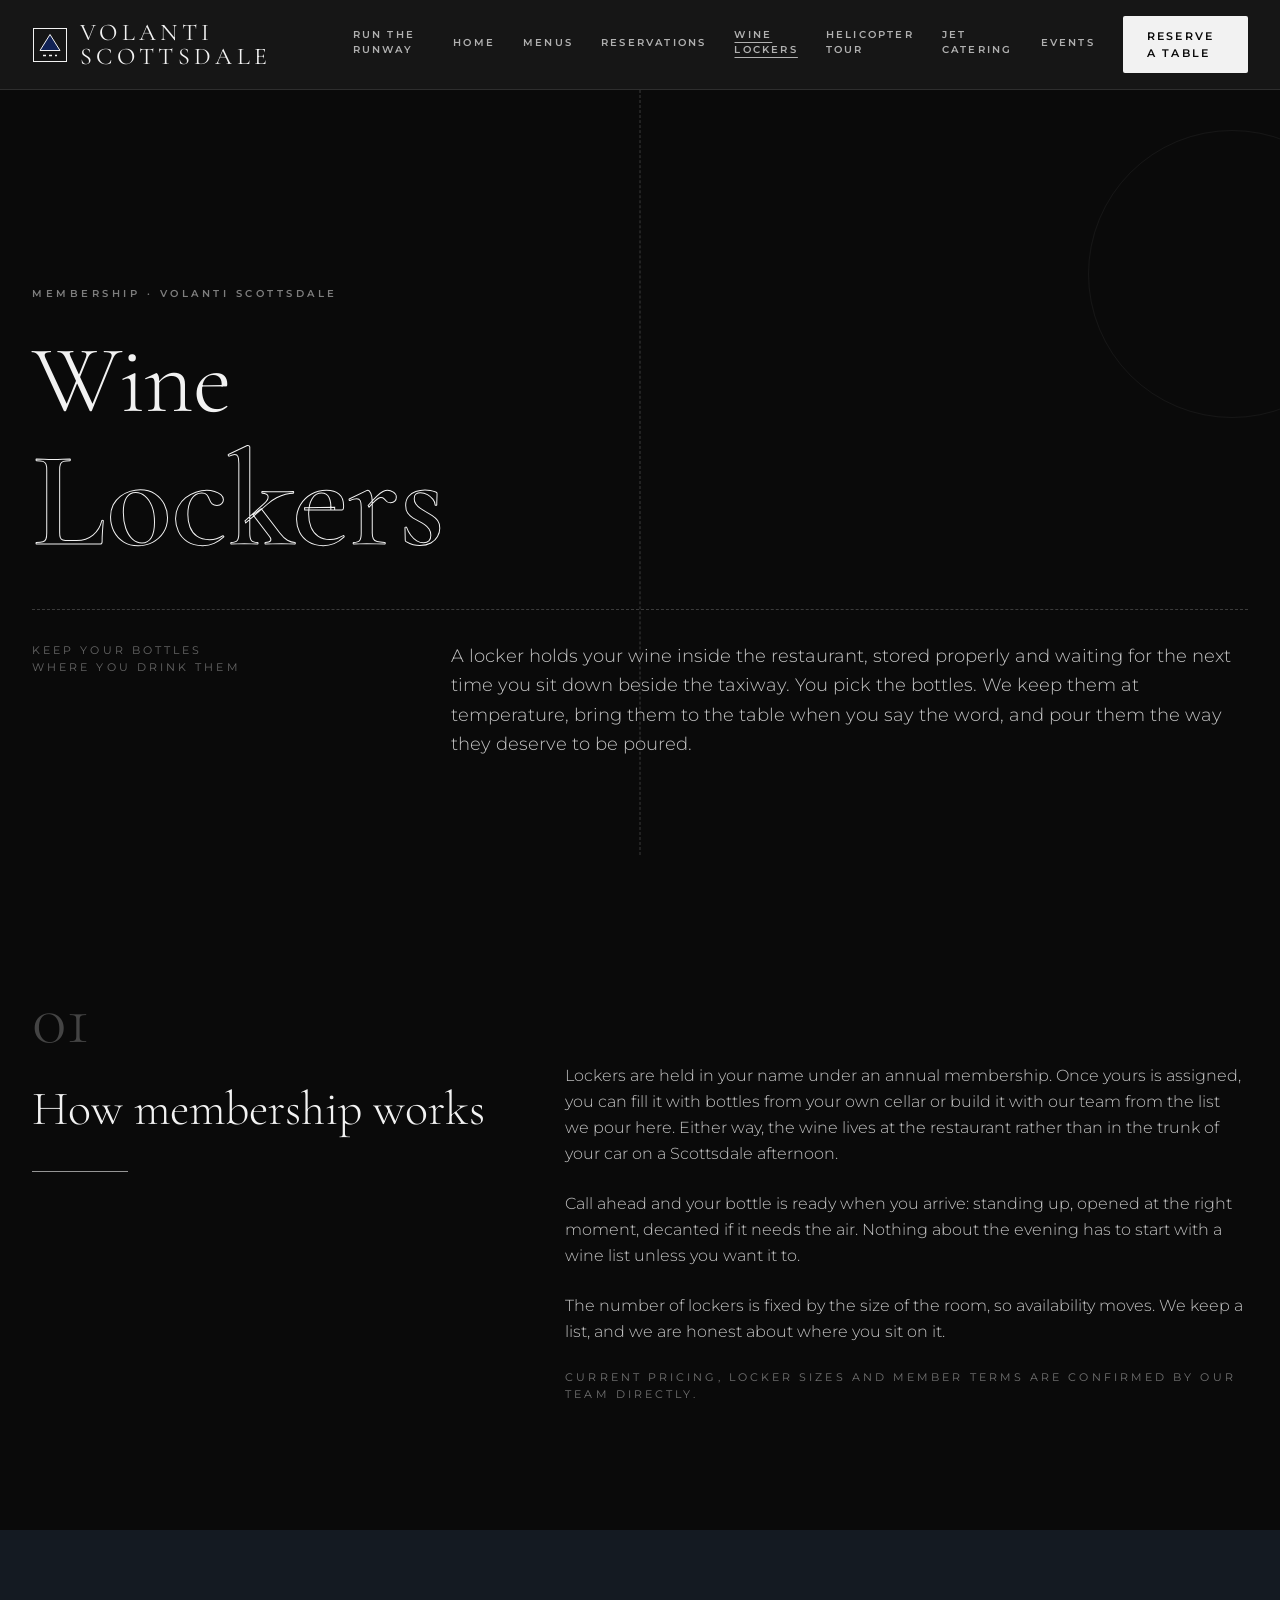
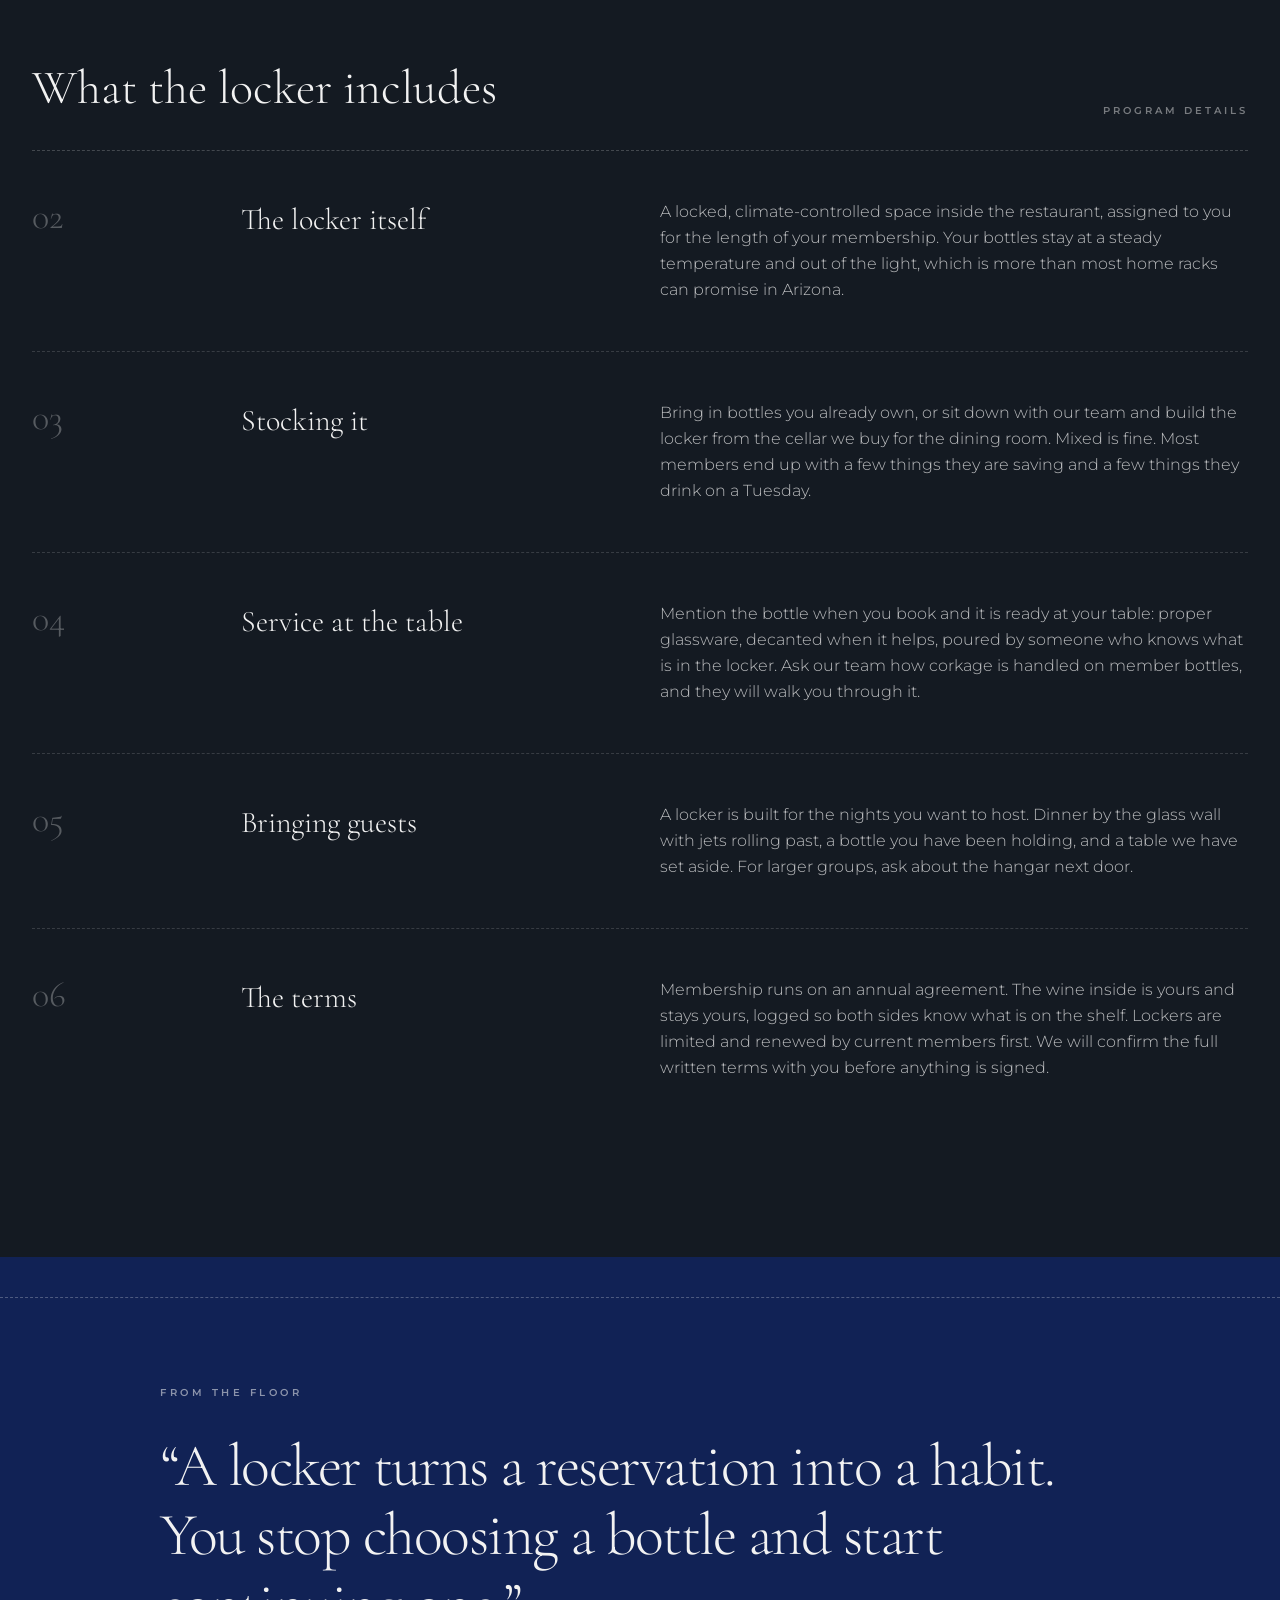
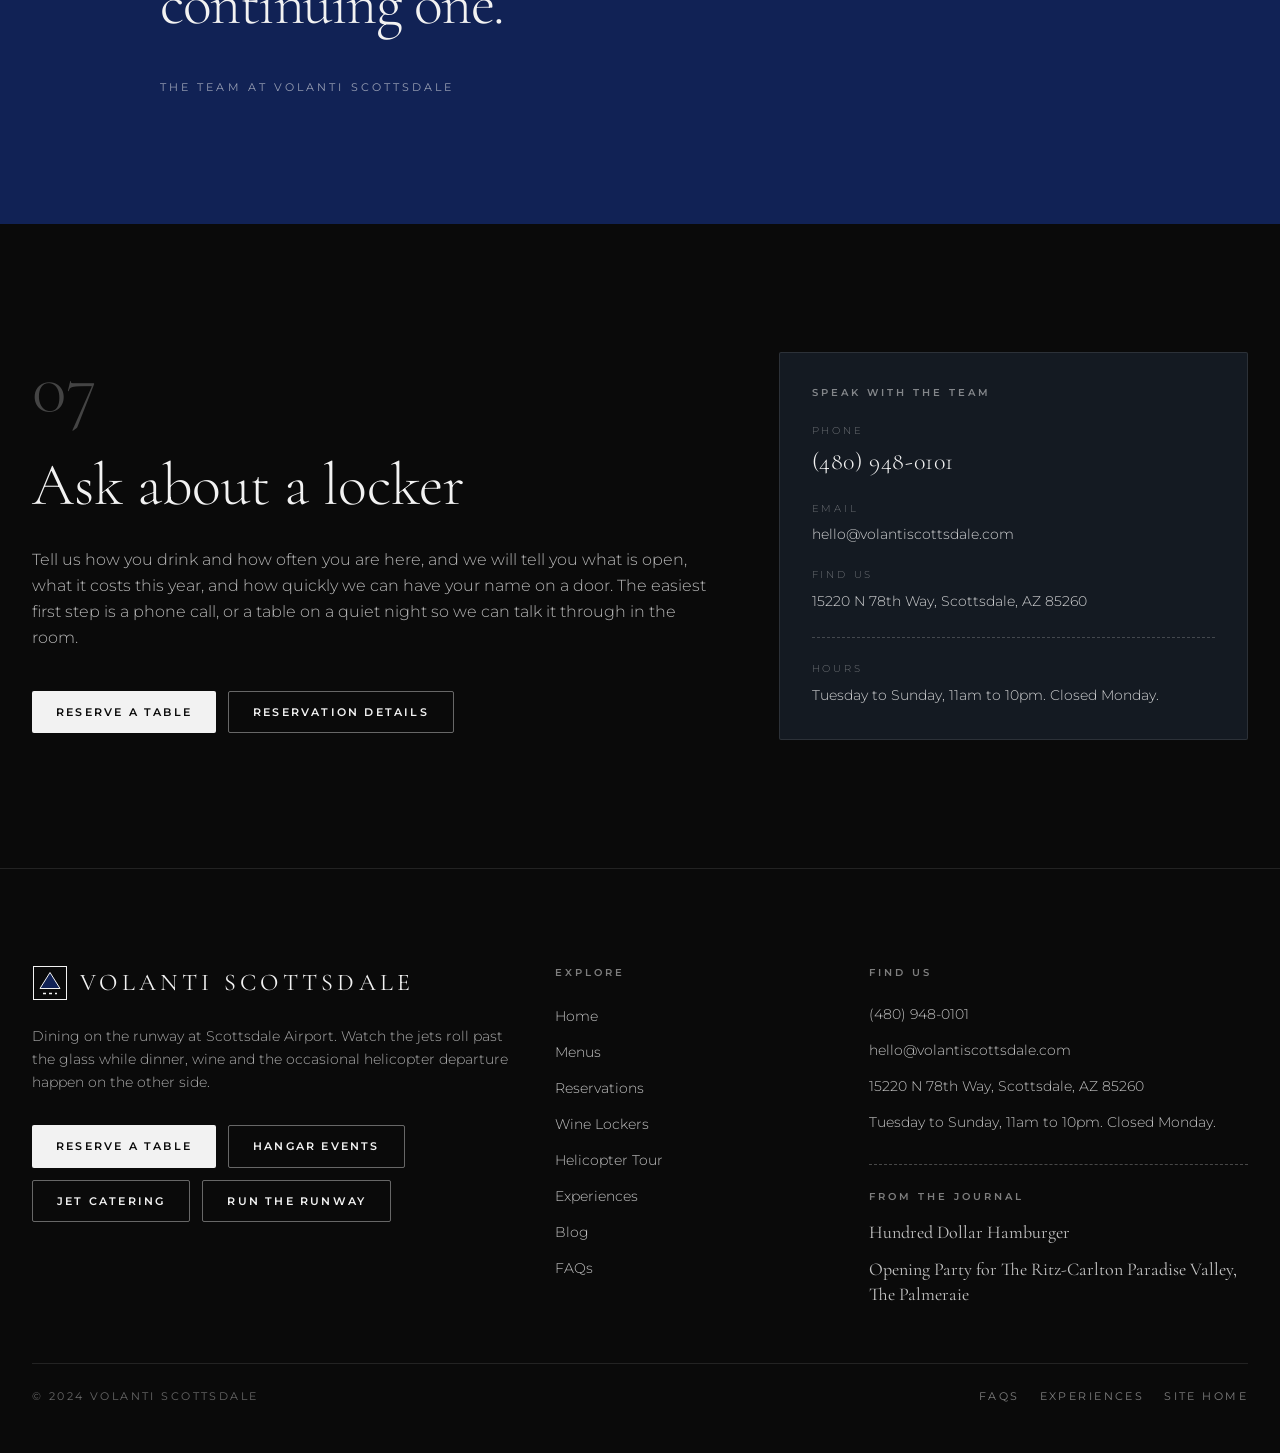
<file: wine-lockers.html>
<!DOCTYPE html>
<html lang="en">
<head>
<meta charset="utf-8">
<meta name="viewport" content="width=device-width, initial-scale=1">
<title>Wine Lockers | VOLANTI SCOTTSDALE</title>
<meta name="description" content="The wine locker program at VOLANTI SCOTTSDALE: a locked, climate-controlled space held in your name on the runway at Scottsdale Airport. How membership works, what it includes, and how to ask about availability.">
<link rel="canonical" href="https://volanti-scottsdale-f7b1.sites.tibly.ai/wine-lockers">
<meta property="og:type" content="website">
<meta property="og:url" content="https://volanti-scottsdale-f7b1.sites.tibly.ai/wine-lockers">
<meta property="og:site_name" content="VOLANTI SCOTTSDALE">
<meta property="og:title" content="Wine Lockers | VOLANTI SCOTTSDALE">
<meta property="og:description" content="The wine locker program at VOLANTI SCOTTSDALE: a locked, climate-controlled space held in your name on the runway at Scottsdale Airport. How membership works, what it includes, and how to ask about availability.">
<meta name="twitter:card" content="summary_large_image">
<script type="application/ld+json" data-tibly-business>{"@context":"https://schema.org","@type":"FoodEstablishment","name":"VOLANTI SCOTTSDALE","url":"https://volanti-scottsdale-f7b1.sites.tibly.ai/"}</script>
<link rel="icon" href="/favicon.svg" type="image/svg+xml">
<link rel="preconnect" href="https://fonts.googleapis.com">
<link rel="preconnect" href="https://fonts.gstatic.com" crossorigin>
<link href="https://fonts.googleapis.com/css2?family=Cormorant+Garamond:ital,wght@0,300;0,400;0,600;1,400&family=Montserrat:wght@300;400;500;600&display=swap" rel="stylesheet">
<style>details[open] > *:not(summary){animation:tibly-acc .35s ease}@keyframes tibly-acc{from{opacity:0;transform:translateY(-4px)}}</style>
<style>@media (prefers-reduced-motion:no-preference){.tibly-fx{opacity:0;transform:translateY(24px);transition:opacity .7s ease,transform .7s ease}.tibly-fx.tibly-fx-in{opacity:1;transform:none}}</style>
<script>addEventListener('DOMContentLoaded',function(){if(!('IntersectionObserver' in window))return;var io=new IntersectionObserver(function(es){es.forEach(function(en){if(en.isIntersecting){en.target.classList.add('tibly-fx-in');io.unobserve(en.target)}})},{rootMargin:'0px 0px -8% 0px'});document.querySelectorAll('section[data-block] > *').forEach(function(el){var p=getComputedStyle(el).position;if(p==='absolute'||p==='fixed')return;if(el.getBoundingClientRect().top>innerHeight){el.classList.add('tibly-fx');io.observe(el)}})});</script>
<style>.tibly-ba{position:relative;overflow:hidden;--ba:50%;cursor:ew-resize;touch-action:pan-y;user-select:none;-webkit-user-select:none}.tibly-ba>img{display:block;width:100%;height:100%;object-fit:cover}.tibly-ba .tibly-ba-before{position:absolute;inset:0;clip-path:inset(0 calc(100% - var(--ba)) 0 0)}.tibly-ba .tibly-ba-before img{display:block;width:100%;height:100%;object-fit:cover}.tibly-ba::after{content:'';position:absolute;top:0;bottom:0;left:var(--ba);width:2px;margin-left:-1px;background:#fff;box-shadow:0 0 6px rgba(0,0,0,.55);pointer-events:none;z-index:1}.tibly-ba::before{content:'';position:absolute;top:50%;left:var(--ba);width:44px;height:44px;transform:translate(-50%,-50%);border-radius:9999px;background:rgba(0,0,0,.75) url("data:image/svg+xml,%3Csvg%20xmlns='http://www.w3.org/2000/svg'%20viewBox='0%200%2024%2024'%20fill='%23fff'%3E%3Cpath%20d='M9%206l-6%206%206%206zM15%206l6%206-6%206z'/%3E%3C/svg%3E") center/22px 22px no-repeat;border:2px solid #fff;box-shadow:0 2px 8px rgba(0,0,0,.4);pointer-events:none;z-index:1}.tibly-ba input[type=range]{position:absolute;inset:0;width:100%;height:100%;margin:0;opacity:0;pointer-events:none;-webkit-appearance:none;appearance:none;z-index:2}.tibly-gallery-item{position:relative;overflow:hidden;margin:0;display:block;isolation:isolate}.tibly-gallery-item>img,.tibly-gallery-item>a>img{display:block;width:100%;height:100%;object-fit:cover;transition:transform 1.1s cubic-bezier(.2,.7,.2,1),filter .6s ease}.tibly-gallery-item:hover>img,.tibly-gallery-item:hover>a>img,.tibly-gallery-item:focus-within>img{transform:scale(1.06);filter:brightness(1.04)}.tibly-gallery-item>figcaption{position:absolute;left:0;right:0;bottom:0;padding:2.25rem 1rem .9rem;color:#fff;font-size:.875rem;line-height:1.35;background:linear-gradient(to top,rgba(0,0,0,.7),rgba(0,0,0,0));transform:translateY(100%);opacity:0;transition:transform .55s cubic-bezier(.2,.7,.2,1),opacity .45s ease;pointer-events:none}.tibly-gallery-item:hover>figcaption,.tibly-gallery-item:focus-within>figcaption{transform:none;opacity:1}@media (hover:none){.tibly-gallery-item>figcaption{transform:none;opacity:1}}.tibly-gallery[data-gallery-ready] .tibly-gallery-item{opacity:0;transform:translateY(28px) scale(.97);transition:opacity .7s ease,transform .9s cubic-bezier(.2,.7,.2,1);transition-delay:calc(var(--i,0)*70ms)}.tibly-gallery[data-gallery-ready] .tibly-gallery-item.is-in{opacity:1;transform:none}@media (prefers-reduced-motion:reduce){.tibly-gallery .tibly-gallery-item{opacity:1!important;transform:none!important;transition:none!important}.tibly-gallery-item>img{transition:none!important}}[data-lightbox]{cursor:zoom-in}.tibly-lb{position:fixed;inset:0;z-index:9999;background:rgba(8,8,10,.94);-webkit-backdrop-filter:blur(14px);backdrop-filter:blur(14px);display:flex;align-items:center;justify-content:center;cursor:zoom-out;padding:clamp(16px,4vw,48px);animation:tibly-lb-in .28s ease both;touch-action:pan-y}.tibly-lb.is-out{animation:tibly-lb-out .22s ease both}.tibly-lb figure{position:relative;margin:0;max-width:100%;max-height:100%;display:flex;flex-direction:column;align-items:center;cursor:default}.tibly-lb img{display:block;-webkit-user-drag:none;user-select:none;-webkit-user-select:none;max-width:100%;max-height:calc(100vh - clamp(32px,8vw,96px) - 3.5rem);object-fit:contain;border-radius:6px;box-shadow:0 30px 80px rgba(0,0,0,.6);animation:tibly-lb-img .4s cubic-bezier(.2,.7,.2,1) both}.tibly-lb figcaption{color:rgba(255,255,255,.85);font-size:.9rem;line-height:1.4;text-align:center;padding:.9rem 1rem 0;max-width:60ch;min-height:1.5rem}.tibly-lb figcaption:empty{display:none}.tibly-lb button{position:absolute;display:flex;align-items:center;justify-content:center;width:44px;height:44px;border:0;border-radius:9999px;background:rgba(255,255,255,.12);color:#fff;cursor:pointer;transition:background .2s,transform .2s;-webkit-tap-highlight-color:transparent}.tibly-lb button:hover{background:rgba(255,255,255,.24);transform:scale(1.06)}.tibly-lb button:focus-visible{outline:2px solid #fff;outline-offset:2px}.tibly-lb button svg{width:22px;height:22px;fill:none;stroke:currentColor;stroke-width:2;stroke-linecap:round;stroke-linejoin:round}.tibly-lb .tibly-lb-x{top:16px;right:16px}.tibly-lb .tibly-lb-prev,.tibly-lb .tibly-lb-next{top:50%;transform:translateY(-50%)}.tibly-lb .tibly-lb-prev:hover,.tibly-lb .tibly-lb-next:hover{transform:translateY(-50%) scale(1.06)}.tibly-lb .tibly-lb-prev{left:12px}.tibly-lb .tibly-lb-next{right:12px}.tibly-lb .tibly-lb-n{position:absolute;top:24px;left:50%;transform:translateX(-50%);color:rgba(255,255,255,.7);font-size:.8rem;letter-spacing:.08em;font-variant-numeric:tabular-nums}.tibly-lb[data-single] .tibly-lb-prev,.tibly-lb[data-single] .tibly-lb-next,.tibly-lb[data-single] .tibly-lb-n{display:none}@keyframes tibly-lb-in{from{opacity:0}to{opacity:1}}@keyframes tibly-lb-out{from{opacity:1}to{opacity:0}}@keyframes tibly-lb-img{from{opacity:0;transform:scale(.92) translateY(12px)}to{opacity:1;transform:none}}@media (prefers-reduced-motion:reduce){.tibly-lb,.tibly-lb img,.tibly-lb.is-out{animation:none!important}}</style>
<script>document.addEventListener('input',function(e){var t=e.target;if(!t||t.type!=='range')return;var c=t.closest&&t.closest('.tibly-ba');if(c)c.style.setProperty('--ba',t.value+'%')});document.addEventListener('pointerdown',function(e){var c=e.target.closest&&e.target.closest('.tibly-ba');if(!c||e.button>0)return;e.preventDefault();var inp=c.querySelector('input[type=range]');var set=function(x){var r=c.getBoundingClientRect();if(!r.width)return;var p=Math.max(0,Math.min(100,(x-r.left)*100/r.width));c.style.setProperty('--ba',p+'%');if(inp)inp.value=Math.round(p)};set(e.clientX);var mv=function(ev){set(ev.clientX)};var up=function(){document.removeEventListener('pointermove',mv);document.removeEventListener('pointerup',up);document.removeEventListener('pointercancel',up)};document.addEventListener('pointermove',mv);document.addEventListener('pointerup',up);document.addEventListener('pointercancel',up)});document.addEventListener('click',function(e){var im=e.target.closest&&e.target.closest('[data-lightbox]');if(!im||!(im.currentSrc||im.src)||e.target.closest('.tibly-lb'))return;e.preventDefault();var scope=im.closest('.tibly-gallery')||im.closest('section')||im.parentNode;var set=Array.prototype.filter.call(scope.querySelectorAll('[data-lightbox]'),function(x){return x.currentSrc||x.src});var i=Math.max(0,set.indexOf(im));var o=document.createElement('div');o.className='tibly-lb';o.setAttribute('role','dialog');o.setAttribute('aria-modal','true');o.setAttribute('aria-label','Photo viewer');if(set.length<2)o.setAttribute('data-single','');var svgL='<svg viewBox="0 0 24 24"><path d="M15 6l-6 6 6 6"/></svg>',svgR='<svg viewBox="0 0 24 24"><path d="M9 6l6 6-6 6"/></svg>',svgX='<svg viewBox="0 0 24 24"><path d="M6 6l12 12M18 6L6 18"/></svg>';o.innerHTML='<span class="tibly-lb-n"></span><figure><img alt="" draggable="false"><figcaption></figcaption></figure><button type="button" class="tibly-lb-prev" aria-label="Previous photo">'+svgL+'</button><button type="button" class="tibly-lb-next" aria-label="Next photo">'+svgR+'</button><button type="button" class="tibly-lb-x" aria-label="Close">'+svgX+'</button>';var big=o.querySelector('img'),cap=o.querySelector('figcaption'),n=o.querySelector('.tibly-lb-n');var capOf=function(x){var f=x.closest('figure'),c=f&&f.querySelector('figcaption');return (c&&c.textContent.trim())||x.alt||''};var show=function(k){i=(k+set.length)%set.length;var x=set[i];big.style.animation='none';void big.offsetWidth;big.style.animation='';big.src=x.currentSrc||x.src;big.alt=x.alt||'';cap.textContent=capOf(x);n.textContent=(i+1)+' / '+set.length;[set[(i+1)%set.length],set[(i-1+set.length)%set.length]].forEach(function(p){if(p&&p!==x){var pre=new Image();pre.src=p.currentSrc||p.src}})};var prevOverflow=document.documentElement.style.overflow;document.documentElement.style.overflow='hidden';var close=function(){document.removeEventListener('keydown',key);o.classList.add('is-out');var done=function(){o.remove();document.documentElement.style.overflow=prevOverflow;try{im.focus({preventScroll:true})}catch(_){}};if(matchMedia('(prefers-reduced-motion:reduce)').matches)done();else setTimeout(done,220)};var key=function(ev){if(ev.key==='Escape')close();else if(ev.key==='ArrowRight')show(i+1);else if(ev.key==='ArrowLeft')show(i-1)};document.addEventListener('keydown',key);var swiped=false;o.addEventListener('click',function(ev){if(swiped){swiped=false;return}var b=ev.target.closest('button');if(b){ev.stopPropagation();if(b.classList.contains('tibly-lb-prev'))show(i-1);else if(b.classList.contains('tibly-lb-next'))show(i+1);else close();return}if(!ev.target.closest('figure'))close()});var x0=null;o.addEventListener('pointerdown',function(ev){x0=ev.clientX});o.addEventListener('pointerup',function(ev){if(x0===null)return;var dx=ev.clientX-x0;x0=null;if(Math.abs(dx)>40&&set.length>1){swiped=true;show(dx<0?i+1:i-1)}});show(i);document.body.appendChild(o);var xb=o.querySelector('.tibly-lb-x');if(xb)xb.focus({preventScroll:true})});document.addEventListener('click',function(e){var x=e.target.closest&&e.target.closest('[data-announce-close]');if(!x)return;var b=x.closest('[data-announce]');if(b){b.style.display='none';try{sessionStorage.setItem('tibly-announce','1')}catch(_){}}});addEventListener('DOMContentLoaded',function(){try{if(sessionStorage.getItem('tibly-announce')==='1'){var b=document.querySelector('[data-announce]');if(b)b.style.display='none'}}catch(_){}if('IntersectionObserver' in window&&!matchMedia('(prefers-reduced-motion:reduce)').matches){var els=document.querySelectorAll('[data-count]');if(els.length){var io=new IntersectionObserver(function(es){es.forEach(function(en){if(!en.isIntersecting)return;io.unobserve(en.target);var el=en.target,s=el.textContent||'',m=s.match(/[\d,]*\d(?:\.\d+)?/);if(!m)return;var raw=m[0],num=parseFloat(raw.replace(/,/g,''));if(!isFinite(num))return;if(!el.getAttribute('data-count'))el.setAttribute('data-count',s);var pre=s.slice(0,m.index),post=s.slice(m.index+raw.length),grp=raw.indexOf(',')>=0,dec=(raw.split('.')[1]||'').length,t0=performance.now();requestAnimationFrame(function tick(now){var p=Math.min((now-t0)/1400,1);p=1-Math.pow(1-p,3);var v=(num*p).toFixed(dec);if(grp)v=Number(v).toLocaleString('en-US',{minimumFractionDigits:dec});el.textContent=pre+v+post;if(p<1)requestAnimationFrame(tick)})})},{rootMargin:'0px 0px -10% 0px'});els.forEach(function(el){io.observe(el)})}}if('IntersectionObserver' in window&&!matchMedia('(prefers-reduced-motion:reduce)').matches){document.querySelectorAll('.tibly-gallery').forEach(function(g){var items=g.querySelectorAll('.tibly-gallery-item');if(!items.length)return;var gio=new IntersectionObserver(function(es){es.forEach(function(en){if(!en.isIntersecting)return;gio.unobserve(en.target);en.target.classList.add('is-in')})},{rootMargin:'0px 0px -8% 0px',threshold:.1});var watch=function(el,k){el.style.setProperty('--i',k%12);gio.observe(el)};items.forEach(watch);g.setAttribute('data-gallery-ready','');if('MutationObserver' in window)new MutationObserver(function(ms){ms.forEach(function(m){m.addedNodes.forEach(function(nd){if(nd.nodeType===1&&nd.classList&&nd.classList.contains('tibly-gallery-item'))watch(nd,0)})})}).observe(g,{childList:true})})}var badge=document.querySelector('[data-tibly-open]');if(badge){var src=document.querySelector('[data-tibly-field="hours"]');var txt=(src&&src.textContent||'').toLowerCase();var days=['sun','mon','tue','wed','thu','fri','sat'];var toMin=function(h,mm,ap){h=+h;mm=+(mm||0);if(ap==='pm'&&h!==12)h+=12;if(ap==='am'&&h===12)h=0;return h*60+mm};var spans=[];var re=/(sun|mon|tue|wed|thu|fri|sat|daily|every ?day)[a-z]*\s*(?:[-\u2013\u2014]\s*(sun|mon|tue|wed|thu|fri|sat)[a-z]*)?\s*:?\s*(\d{1,2})(?::(\d{2}))?\s*(am|pm)?\s*[-\u2013\u2014]\s*(\d{1,2})(?::(\d{2}))?\s*(am|pm)?/g,mm;while((mm=re.exec(txt))){var d1=mm[1].slice(0,3),d2=mm[2],ap1=mm[5]||(mm[8]==='pm'&&+mm[3]<=+mm[6]?'am':mm[8]),o=toMin(mm[3],mm[4],ap1),c=toMin(mm[6],mm[7],mm[8]);var from=d1==='dai'||d1==='eve'?0:days.indexOf(d1),to=d2?days.indexOf(d2.slice(0,3)):(d1==='dai'||d1==='eve'?6:from);if(from<0)continue;for(var d=from;;d=(d+1)%7){spans.push([d,o,c]);if(d===to)break}}if(spans.length){var now=new Date(),cur=now.getDay(),min=now.getHours()*60+now.getMinutes();var open=spans.some(function(s){return s[0]===cur&&min>=s[1]&&min<s[2]});badge.textContent=open?(badge.getAttribute('data-open-text')||'Open now'):(badge.getAttribute('data-closed-text')||'Closed now');badge.setAttribute('data-state',open?'open':'closed');badge.hidden=false}}});</script>
<style>header a[aria-current="page"]:not(:has(img,svg)){text-decoration:underline;text-underline-offset:4px;text-decoration-thickness:1px}</style>
<style>#nav-open~[class*="peer-checked:"][class*="fixed"]{min-height:100vh;min-height:100dvh}@media (prefers-reduced-motion:no-preference){label[for="nav-open"] span{transition:transform .3s ease,opacity .2s ease}header:has(#nav-open:checked) label[for="nav-open"]:not([aria-label="Close" i]) span:not(:has(span)):nth-of-type(1){transform:translateY(8px) rotate(45deg)}header:has(#nav-open:checked) label[for="nav-open"]:not([aria-label="Close" i]) span:not(:has(span)):nth-of-type(2){opacity:0}header:has(#nav-open:checked) label[for="nav-open"]:not([aria-label="Close" i]) span:not(:has(span)):nth-of-type(3){transform:translateY(-8px) rotate(-45deg)}#nav-open:checked~[class*="peer-checked:"]{animation:tibly-nav-in .25s ease}#nav-open:checked~[class*="peer-checked:"] label[for="nav-open"]{display:inline-block;animation:tibly-x-in .35s ease}@keyframes tibly-nav-in{from{opacity:0;transform:translateY(10px)}}@keyframes tibly-x-in{from{opacity:0;transform:rotate(-90deg) scale(.6)}}}</style>
<link rel="stylesheet" href="/styles.css?v=e0518df8">
</head>
<body>
<!-- block:header -->
<header class="sticky top-0 z-40 border-b border-white/10 bg-night/95 text-ink">
  <input type="checkbox" id="nav-open" class="peer sr-only">

  <div class="mx-auto flex w-full max-w-7xl items-center justify-between gap-4 px-5 py-4 sm:px-8">
    <a href="/" class="group flex items-center gap-3">
      <svg viewBox="0 0 36 36" class="h-9 w-9 shrink-0 text-ink transition-transform duration-500 group-hover:rotate-3" aria-hidden="true">
        <rect x="1.5" y="1.5" width="33" height="33" fill="none" stroke="currentColor" stroke-width="1"></rect>
        <path d="M8 23.5 L18 7.5 L28 23.5 Z" fill="#112255" stroke="currentColor" stroke-width="1"></path>
        <line x1="11" y1="28.5" x2="25" y2="28.5" stroke="currentColor" stroke-width="1.5" stroke-dasharray="3 3"></line>
      </svg>
      <span data-tibly-field="business-name" class="font-display text-xl leading-none tracking-[0.18em] sm:text-2xl">VOLANTI SCOTTSDALE</span>
    </a>

    <nav class="hidden items-center gap-5 lg:flex xl:gap-7" aria-label="Primary">
      <a href="https://runtherunwayaz.org" target="_blank" rel="noopener" class="border-b border-transparent pb-1 font-body text-[10px] font-semibold uppercase tracking-[0.22em] text-ink/70 transition-colors duration-300 hover:border-ink hover:text-ink">Run the Runway</a>
      <a href="/" class="border-b border-transparent pb-1 font-body text-[10px] font-semibold uppercase tracking-[0.22em] text-ink/70 transition-colors duration-300 hover:border-ink hover:text-ink">Home</a>
      <a href="/menus" class="border-b border-transparent pb-1 font-body text-[10px] font-semibold uppercase tracking-[0.22em] text-ink/70 transition-colors duration-300 hover:border-ink hover:text-ink">Menus</a>
      <a href="/9967610" class="border-b border-transparent pb-1 font-body text-[10px] font-semibold uppercase tracking-[0.22em] text-ink/70 transition-colors duration-300 hover:border-ink hover:text-ink">Reservations</a>
      <a href="/wine-lockers" class="border-b border-transparent pb-1 font-body text-[10px] font-semibold uppercase tracking-[0.22em] text-ink/70 transition-colors duration-300 hover:border-ink hover:text-ink" aria-current="page">Wine Lockers</a>
      <a href="/helicopter" class="border-b border-transparent pb-1 font-body text-[10px] font-semibold uppercase tracking-[0.22em] text-ink/70 transition-colors duration-300 hover:border-ink hover:text-ink">Helicopter Tour</a>
      <a href="https://www.volantijetcatering.com" target="_blank" rel="noopener" class="border-b border-transparent pb-1 font-body text-[10px] font-semibold uppercase tracking-[0.22em] text-ink/70 transition-colors duration-300 hover:border-ink hover:text-ink">Jet Catering</a>
      <a href="https://volantihangarevents.com" target="_blank" rel="noopener" class="border-b border-transparent pb-1 font-body text-[10px] font-semibold uppercase tracking-[0.22em] text-ink/70 transition-colors duration-300 hover:border-ink hover:text-ink">Events</a>
      <a href="https://www.sevenrooms.com/explore/volanti/reservations/create/search/" target="_blank" rel="noopener" class="btn">Reserve a Table</a>
    </nav>

    <label for="nav-open" class="cursor-pointer p-2 lg:hidden" aria-label="Menu">
      <span class="block h-px w-7 bg-ink"></span>
      <span class="mt-2 block h-px w-7 bg-ink"></span>
      <span class="mt-2 block h-px w-7 bg-ink"></span>
    </label>
  </div>

  <div class="hidden flex-col bg-night peer-checked:flex lg:hidden fixed inset-0 z-50 overflow-y-auto">
    <div class="flex items-center justify-between border-b border-white/10 px-5 py-4 sm:px-8">
      <span class="flex items-center gap-3">
        <svg viewBox="0 0 36 36" class="h-9 w-9 shrink-0 text-ink" aria-hidden="true">
          <rect x="1.5" y="1.5" width="33" height="33" fill="none" stroke="currentColor" stroke-width="1"></rect>
          <path d="M8 23.5 L18 7.5 L28 23.5 Z" fill="#112255" stroke="currentColor" stroke-width="1"></path>
          <line x1="11" y1="28.5" x2="25" y2="28.5" stroke="currentColor" stroke-width="1.5" stroke-dasharray="3 3"></line>
        </svg>
        <span class="font-display text-xl leading-none tracking-[0.18em] text-ink">VOLANTI SCOTTSDALE</span>
      </span>
      <label for="nav-open" aria-label="Close" class="cursor-pointer p-2">
        <svg viewBox="0 0 24 24" class="h-7 w-7 text-ink" fill="none" stroke="currentColor" stroke-width="1.25" aria-hidden="true">
          <line x1="5" y1="5" x2="19" y2="19"></line>
          <line x1="19" y1="5" x2="5" y2="19"></line>
        </svg>
      </label>
    </div>

    <nav class="flex flex-1 flex-col justify-center gap-5 px-5 py-10 sm:px-8" aria-label="Mobile">
      <a href="https://runtherunwayaz.org" target="_blank" rel="noopener" class="font-display text-3xl tracking-wide text-ink/80 transition-colors hover:text-ink">Run the Runway</a>
      <a href="/" class="font-display text-3xl tracking-wide text-ink transition-colors hover:text-ink/70">Home</a>
      <a href="/menus" class="font-display text-3xl tracking-wide text-ink transition-colors hover:text-ink/70">Menus</a>
      <a href="/9967610" class="font-display text-3xl tracking-wide text-ink transition-colors hover:text-ink/70">Reservations</a>
      <a href="/wine-lockers" class="font-display text-3xl tracking-wide text-ink transition-colors hover:text-ink/70" aria-current="page">Wine Lockers</a>
      <a href="/helicopter" class="font-display text-3xl tracking-wide text-ink transition-colors hover:text-ink/70">Helicopter Tour</a>
      <a href="https://www.volantijetcatering.com" target="_blank" rel="noopener" class="font-display text-3xl tracking-wide text-ink transition-colors hover:text-ink/70">Jet Catering</a>
      <a href="https://volantihangarevents.com" target="_blank" rel="noopener" class="font-display text-3xl tracking-wide text-ink transition-colors hover:text-ink/70">Events</a>
    </nav>

    <div class="border-t border-white/10 px-5 py-6 sm:px-8">
      <a href="https://www.sevenrooms.com/explore/volanti/reservations/create/search/" target="_blank" rel="noopener" class="btn w-full py-4">Reserve a Table</a>
    </div>
  </div>
</header>
<!-- /block:header -->
<!-- block:statement-hero -->
<section class="relative isolate overflow-hidden bg-night pb-16 pt-20 text-ink sm:pb-24 sm:pt-28 lg:min-h-[85vh] lg:flex lg:items-end" data-block="statement-hero">
  <div class="pointer-events-none absolute inset-y-0 left-1/2 hidden w-px -translate-x-1/2 border-l border-dashed border-white/20 lg:block" aria-hidden="true"></div>
  <div class="pointer-events-none absolute -right-24 top-10 hidden h-72 w-72 rounded-full border border-white/5 animate-spin-slow lg:block" aria-hidden="true"></div>

  <div class="relative z-10 mx-auto w-full max-w-7xl px-5 sm:px-8">
    <p class="font-body text-[10px] font-semibold uppercase tracking-[0.35em] text-ink/50">Membership · Volanti Scottsdale</p>

    <h1 class="mt-8 font-display leading-[0.85] tracking-tight">
      <span class="block text-5xl font-light sm:text-7xl lg:text-8xl">Wine</span>
      <span class="mt-1 block text-5xl font-semibold text-transparent sm:text-7xl lg:text-[8.5rem] [-webkit-text-stroke:1px_var(--color-ink)]">Lockers</span>
    </h1>

    <div class="mt-10 grid grid-cols-1 gap-8 border-t border-dashed border-white/20 pt-8 md:grid-cols-12 md:gap-10">
      <p class="font-body text-[11px] uppercase tracking-[0.28em] text-ink/40 md:col-span-4">Keep your bottles<br class="hidden sm:block"> where you drink them</p>
      <p class="max-w-prose font-body text-base font-light leading-relaxed text-ink/80 md:col-span-8 lg:text-lg">
        A locker holds your wine inside the restaurant, stored properly and waiting for the next time you sit down beside the taxiway. You pick the bottles. We keep them at temperature, bring them to the table when you say the word, and pour them the way they deserve to be poured.
      </p>
    </div>
  </div>
</section>
<!-- /block:statement-hero -->
<!-- block:longform-intro -->
<section class="bg-night py-16 text-ink sm:py-24 lg:py-32" data-block="longform-intro">
  <div class="mx-auto w-full max-w-7xl px-5 sm:px-8">
    <div class="grid grid-cols-1 gap-10 lg:grid-cols-12 lg:gap-16">
      <div class="lg:col-span-5">
        <span class="font-display text-6xl font-light leading-none text-ink/25 sm:text-7xl">01</span>
        <h2 class="mt-6 font-display text-3xl font-light leading-tight sm:text-4xl lg:text-5xl">How membership works</h2>
        <div class="mt-8 h-px w-24 bg-ink/60"></div>
      </div>

      <div class="space-y-6 lg:col-span-7 lg:pt-20">
        <p class="max-w-prose font-body text-base font-light leading-relaxed text-ink/80">
          Lockers are held in your name under an annual membership. Once yours is assigned, you can fill it with bottles from your own cellar or build it with our team from the list we pour here. Either way, the wine lives at the restaurant rather than in the trunk of your car on a Scottsdale afternoon.
        </p>
        <p class="max-w-prose font-body text-base font-light leading-relaxed text-ink/80">
          Call ahead and your bottle is ready when you arrive: standing up, opened at the right moment, decanted if it needs the air. Nothing about the evening has to start with a wine list unless you want it to.
        </p>
        <p class="max-w-prose font-body text-base font-light leading-relaxed text-ink/80">
          The number of lockers is fixed by the size of the room, so availability moves. We keep a list, and we are honest about where you sit on it.
        </p>
        <p class="font-body text-[11px] uppercase tracking-[0.28em] text-ink/45">
          Current pricing, locker sizes and member terms are confirmed by our team directly.
        </p>
      </div>
    </div>
  </div>
</section>
<!-- /block:longform-intro -->
<!-- block:feature-rows -->
<section class="bg-surface py-16 text-ink sm:py-24 lg:py-32" data-block="feature-rows">
  <div class="mx-auto w-full max-w-7xl px-5 sm:px-8">
    <div class="flex flex-col gap-4 border-b border-dashed border-white/20 pb-8 sm:flex-row sm:items-end sm:justify-between">
      <h2 class="font-display text-3xl font-light leading-tight sm:text-4xl lg:text-5xl">What the locker includes</h2>
      <p class="font-body text-[10px] font-semibold uppercase tracking-[0.3em] text-ink/45">Program details</p>
    </div>

    <div class="divide-y divide-dashed divide-white/15">
      <article class="group grid grid-cols-1 gap-4 py-10 transition-colors duration-300 md:grid-cols-12 md:gap-10 md:py-12">
        <p class="font-display text-4xl font-light leading-none text-ink/30 transition-colors duration-300 group-hover:text-ink md:col-span-2">02</p>
        <h3 class="font-display text-2xl font-light leading-snug md:col-span-4 md:text-3xl">The locker itself</h3>
        <p class="max-w-prose font-body text-sm font-light leading-relaxed text-ink/75 md:col-span-6 md:text-base">
          A locked, climate-controlled space inside the restaurant, assigned to you for the length of your membership. Your bottles stay at a steady temperature and out of the light, which is more than most home racks can promise in Arizona.
        </p>
      </article>

      <article class="group grid grid-cols-1 gap-4 py-10 transition-colors duration-300 md:grid-cols-12 md:gap-10 md:py-12">
        <p class="font-display text-4xl font-light leading-none text-ink/30 transition-colors duration-300 group-hover:text-ink md:col-span-2">03</p>
        <h3 class="font-display text-2xl font-light leading-snug md:col-span-4 md:text-3xl">Stocking it</h3>
        <p class="max-w-prose font-body text-sm font-light leading-relaxed text-ink/75 md:col-span-6 md:text-base">
          Bring in bottles you already own, or sit down with our team and build the locker from the cellar we buy for the dining room. Mixed is fine. Most members end up with a few things they are saving and a few things they drink on a Tuesday.
        </p>
      </article>

      <article class="group grid grid-cols-1 gap-4 py-10 transition-colors duration-300 md:grid-cols-12 md:gap-10 md:py-12">
        <p class="font-display text-4xl font-light leading-none text-ink/30 transition-colors duration-300 group-hover:text-ink md:col-span-2">04</p>
        <h3 class="font-display text-2xl font-light leading-snug md:col-span-4 md:text-3xl">Service at the table</h3>
        <p class="max-w-prose font-body text-sm font-light leading-relaxed text-ink/75 md:col-span-6 md:text-base">
          Mention the bottle when you book and it is ready at your table: proper glassware, decanted when it helps, poured by someone who knows what is in the locker. Ask our team how corkage is handled on member bottles, and they will walk you through it.
        </p>
      </article>

      <article class="group grid grid-cols-1 gap-4 py-10 transition-colors duration-300 md:grid-cols-12 md:gap-10 md:py-12">
        <p class="font-display text-4xl font-light leading-none text-ink/30 transition-colors duration-300 group-hover:text-ink md:col-span-2">05</p>
        <h3 class="font-display text-2xl font-light leading-snug md:col-span-4 md:text-3xl">Bringing guests</h3>
        <p class="max-w-prose font-body text-sm font-light leading-relaxed text-ink/75 md:col-span-6 md:text-base">
          A locker is built for the nights you want to host. Dinner by the glass wall with jets rolling past, a bottle you have been holding, and a table we have set aside. For larger groups, ask about the hangar next door.
        </p>
      </article>

      <article class="group grid grid-cols-1 gap-4 py-10 transition-colors duration-300 md:grid-cols-12 md:gap-10 md:py-12">
        <p class="font-display text-4xl font-light leading-none text-ink/30 transition-colors duration-300 group-hover:text-ink md:col-span-2">06</p>
        <h3 class="font-display text-2xl font-light leading-snug md:col-span-4 md:text-3xl">The terms</h3>
        <p class="max-w-prose font-body text-sm font-light leading-relaxed text-ink/75 md:col-span-6 md:text-base">
          Membership runs on an annual agreement. The wine inside is yours and stays yours, logged so both sides know what is on the shelf. Lockers are limited and renewed by current members first. We will confirm the full written terms with you before anything is signed.
        </p>
      </article>
    </div>
  </div>
</section>
<!-- /block:feature-rows -->
<!-- block:pull-quote -->
<section class="relative overflow-hidden bg-brand-600 py-20 text-ink sm:py-28 lg:py-32" data-block="pull-quote">
  <div class="pointer-events-none absolute inset-x-0 top-10 hidden h-px border-t border-dashed border-white/25 md:block" aria-hidden="true"></div>
  <div class="relative mx-auto w-full max-w-5xl px-5 text-left sm:px-8">
    <p class="font-body text-[10px] font-semibold uppercase tracking-[0.35em] text-ink/55">From the floor</p>
    <blockquote class="mt-8 font-display text-3xl font-light leading-[1.15] tracking-tight sm:text-5xl lg:text-6xl">
      “A locker turns a reservation into a habit. You stop choosing a bottle and start continuing one.”
    </blockquote>
    <p class="mt-10 font-body text-[11px] uppercase tracking-[0.28em] text-ink/60">
      The team at <span data-tibly-field="business-name">VOLANTI SCOTTSDALE</span>
    </p>
  </div>
</section>
<!-- /block:pull-quote -->
<!-- block:editorial-cta -->
<section class="bg-night py-16 text-ink sm:py-24 lg:py-32" data-block="editorial-cta">
  <div class="mx-auto w-full max-w-7xl px-5 sm:px-8">
    <div class="grid grid-cols-1 gap-12 lg:grid-cols-12 lg:gap-16">

      <div class="lg:col-span-7">
        <span class="font-display text-6xl font-light leading-none text-ink/25 sm:text-7xl">07</span>
        <h2 class="mt-6 max-w-2xl font-display text-3xl font-light leading-tight sm:text-5xl lg:text-6xl">
          Ask about a locker
        </h2>
        <p class="mt-6 max-w-prose font-body text-base font-light leading-relaxed text-ink/75">
          Tell us how you drink and how often you are here, and we will tell you what is open, what it costs this year, and how quickly we can have your name on a door. The easiest first step is a phone call, or a table on a quiet night so we can talk it through in the room.
        </p>

        <div class="mt-10 flex flex-wrap gap-3" data-tibly-field="links">
          <a href="https://www.sevenrooms.com/explore/volanti/reservations/create/search/" target="_blank" rel="noopener" class="btn">Reserve a Table</a>
          <a href="/9967610" class="btn-secondary">Reservation Details</a>
        </div>
      </div>

      <div class="lg:col-span-5">
        <div class="card p-6 sm:p-8">
          <h3 class="font-body text-[10px] font-semibold uppercase tracking-[0.3em] text-ink/50">Speak with the team</h3>
          <ul class="mt-6 space-y-6 font-body text-sm font-light">
            <li>
              <p class="text-[10px] uppercase tracking-[0.28em] text-ink/40">Phone</p>
              <a href="tel:+14809480101" class="mt-2 inline-block font-display text-2xl tracking-wide text-ink transition-colors duration-300 hover:text-ink/70">
                <span data-tibly-field="phone">(480) 948-0101</span>
              </a>
            </li>
            <li>
              <p class="text-[10px] uppercase tracking-[0.28em] text-ink/40">Email</p>
              <a href="mailto:hello@volantiscottsdale.com" class="mt-2 inline-block break-words text-ink/85 transition-colors duration-300 hover:text-ink">
                <span data-tibly-field="email">hello@volantiscottsdale.com</span>
              </a>
            </li>
            <li>
              <p class="text-[10px] uppercase tracking-[0.28em] text-ink/40">Find us</p>
              <span data-tibly-field="address" class="mt-2 block leading-relaxed text-ink/85">15220 N 78th Way, Scottsdale, AZ 85260</span>
            </li>
            <li class="border-t border-dashed border-white/20 pt-6">
              <div class="flex flex-wrap items-center gap-3">
                <p class="text-[10px] uppercase tracking-[0.28em] text-ink/40">Hours</p>
                <span data-tibly-open hidden class="rounded-sm border border-white/25 px-2 py-1 text-[10px] font-semibold uppercase tracking-[0.2em] text-ink/70 data-[state=open]:border-ink data-[state=open]:text-ink"></span>
              </div>
              <span data-tibly-field="hours" class="mt-2 block leading-relaxed text-ink/85">Tuesday to Sunday, 11am to 10pm. Closed Monday.</span>
            </li>
          </ul>
        </div>
      </div>

    </div>
  </div>
</section>
<!-- /block:editorial-cta -->
<!-- block:footer -->
<footer class="border-t border-white/10 bg-night pb-24 pt-16 text-ink md:pb-12 md:pt-24">
  <div class="mx-auto w-full max-w-7xl px-5 sm:px-8">
    <div class="grid grid-cols-1 gap-12 md:grid-cols-12 md:gap-10">

      <div class="md:col-span-5">
        <div class="flex items-center gap-3">
          <svg viewBox="0 0 36 36" class="h-9 w-9 shrink-0 text-ink" aria-hidden="true">
            <rect x="1.5" y="1.5" width="33" height="33" fill="none" stroke="currentColor" stroke-width="1"></rect>
            <path d="M8 23.5 L18 7.5 L28 23.5 Z" fill="#112255" stroke="currentColor" stroke-width="1"></path>
            <line x1="11" y1="28.5" x2="25" y2="28.5" stroke="currentColor" stroke-width="1.5" stroke-dasharray="3 3"></line>
          </svg>
          <span data-tibly-field="business-name" class="font-display text-2xl leading-none tracking-[0.18em]">VOLANTI SCOTTSDALE</span>
        </div>
        <p class="mt-6 max-w-prose font-body text-sm font-light leading-relaxed text-ink/70">
          Dining on the runway at Scottsdale Airport. Watch the jets roll past the glass while dinner, wine and the occasional helicopter departure happen on the other side.
        </p>
        <div class="mt-8 flex flex-wrap gap-3" data-tibly-field="links">
          <a href="https://www.sevenrooms.com/explore/volanti/reservations/create/search/" target="_blank" rel="noopener" class="btn">Reserve a Table</a>
          <a href="https://volantihangarevents.com" target="_blank" rel="noopener" class="btn-secondary">Hangar Events</a>
          <a href="https://www.volantijetcatering.com" target="_blank" rel="noopener" class="btn-secondary">Jet Catering</a>
          <a href="https://runtherunwayaz.org" target="_blank" rel="noopener" class="btn-secondary">Run the Runway</a>
        </div>
      </div>

      <div class="md:col-span-3">
        <h2 class="font-body text-[10px] font-semibold uppercase tracking-[0.3em] text-ink/50">Explore</h2>
        <ul class="mt-6 space-y-3">
          <li><a href="/" class="font-body text-sm font-light text-ink/80 transition-colors duration-300 hover:text-ink">Home</a></li>
          <li><a href="/menus" class="font-body text-sm font-light text-ink/80 transition-colors duration-300 hover:text-ink">Menus</a></li>
          <li><a href="/9967610" class="font-body text-sm font-light text-ink/80 transition-colors duration-300 hover:text-ink">Reservations</a></li>
          <li><a href="/wine-lockers" class="font-body text-sm font-light text-ink/80 transition-colors duration-300 hover:text-ink">Wine Lockers</a></li>
          <li><a href="/helicopter" class="font-body text-sm font-light text-ink/80 transition-colors duration-300 hover:text-ink">Helicopter Tour</a></li>
          <li><a href="/experiences" class="font-body text-sm font-light text-ink/80 transition-colors duration-300 hover:text-ink">Experiences</a></li>
          <li><a href="/blog" class="font-body text-sm font-light text-ink/80 transition-colors duration-300 hover:text-ink">Blog</a></li>
          <li><a href="/faqs" class="font-body text-sm font-light text-ink/80 transition-colors duration-300 hover:text-ink">FAQs</a></li>
        </ul>
      </div>

      <div class="md:col-span-4">
        <h2 class="font-body text-[10px] font-semibold uppercase tracking-[0.3em] text-ink/50">Find Us</h2>
        <ul class="mt-6 space-y-4 font-body text-sm font-light">
          <li>
            <a href="tel:+14809480101" class="transition-colors duration-300 hover:text-ink">
              <span data-tibly-field="phone" class="text-ink/80 transition-colors duration-300 hover:text-ink">(480) 948-0101</span>
            </a>
          </li>
          <li>
            <a href="mailto:hello@volantiscottsdale.com" class="break-words transition-colors duration-300 hover:text-ink">
              <span data-tibly-field="email" class="text-ink/80">hello@volantiscottsdale.com</span>
            </a>
          </li>
          <li>
            <span data-tibly-field="address" class="block text-ink/80">15220 N 78th Way, Scottsdale, AZ 85260</span>
          </li>
          <li>
            <span data-tibly-field="hours" class="block text-ink/80">Tuesday to Sunday, 11am to 10pm. Closed Monday.</span>
          </li>
        </ul>

        <div class="mt-8 border-t border-dashed border-white/25 pt-6">
          <h3 class="font-body text-[10px] font-semibold uppercase tracking-[0.3em] text-ink/50">From the Journal</h3>
          <ul class="mt-4 space-y-3">
            <li><a href="/blog-hundred-dollar-hamburger" class="font-display text-lg leading-snug text-ink/80 transition-colors duration-300 hover:text-ink">Hundred Dollar Hamburger</a></li>
            <li><a href="/blog-opening-party-for-the-ritz-carlton-paradise-valley-the" class="font-display text-lg leading-snug text-ink/80 transition-colors duration-300 hover:text-ink">Opening Party for The Ritz-Carlton Paradise Valley, The Palmeraie</a></li>
          </ul>
        </div>
      </div>
    </div>

    <div class="mt-14 flex flex-col gap-4 border-t border-white/10 pt-6 sm:flex-row sm:items-center sm:justify-between">
      <p class="font-body text-[11px] uppercase tracking-[0.22em] text-ink/40">&copy; 2024 VOLANTI SCOTTSDALE</p>
      <div class="flex flex-wrap gap-5">
        <a href="/faqs" class="font-body text-[11px] uppercase tracking-[0.22em] text-ink/50 transition-colors duration-300 hover:text-ink">FAQs</a>
        <a href="/experiences" class="font-body text-[11px] uppercase tracking-[0.22em] text-ink/50 transition-colors duration-300 hover:text-ink">Experiences</a>
        <a href="/home" class="font-body text-[11px] uppercase tracking-[0.22em] text-ink/50 transition-colors duration-300 hover:text-ink">Site Home</a>
      </div>
    </div>
  </div>

  <div class="fixed inset-x-0 bottom-0 z-40 border-t border-white/15 bg-night/95 p-3 md:hidden">
    <a href="tel:+14809480101" class="flex w-full items-center justify-center gap-3 rounded-sm bg-brand-600 px-6 py-4 font-body text-xs font-semibold uppercase tracking-[0.22em] text-ink transition-colors duration-300 hover:bg-brand-500">
      <svg viewBox="0 0 24 24" class="h-4 w-4" fill="none" stroke="currentColor" stroke-width="1.5" aria-hidden="true">
        <path d="M6.5 3.5h3l1.5 4-2 1.5a12 12 0 0 0 6 6l1.5-2 4 1.5v3a1.5 1.5 0 0 1-1.7 1.5A17.5 17.5 0 0 1 5 5.2 1.5 1.5 0 0 1 6.5 3.5z"></path>
      </svg>
      <span data-tibly-field="phone">(480) 948-0101</span>
    </a>
  </div>
</footer>
<!-- /block:footer -->
  <script async src="https://api.tibly.ai/widget/v1.js"></script>
</body>
</html>
</file>
<file: styles.css>
/*! tailwindcss v4.3.2 | MIT License | https://tailwindcss.com */
@layer properties{@supports (((-webkit-hyphens:none)) and (not (margin-trim:inline))) or ((-moz-orient:inline) and (not (color:rgb(from red r g b)))){*,:before,:after,::backdrop{--tw-translate-x:0;--tw-translate-y:0;--tw-translate-z:0;--tw-space-y-reverse:0;--tw-divide-y-reverse:0;--tw-border-style:solid;--tw-gradient-position:initial;--tw-gradient-from:#0000;--tw-gradient-via:#0000;--tw-gradient-to:#0000;--tw-gradient-stops:initial;--tw-gradient-via-stops:initial;--tw-gradient-from-position:0%;--tw-gradient-via-position:50%;--tw-gradient-to-position:100%;--tw-leading:initial;--tw-font-weight:initial;--tw-tracking:initial;--tw-shadow:0 0 #0000;--tw-shadow-color:initial;--tw-shadow-alpha:100%;--tw-inset-shadow:0 0 #0000;--tw-inset-shadow-color:initial;--tw-inset-shadow-alpha:100%;--tw-ring-color:initial;--tw-ring-shadow:0 0 #0000;--tw-inset-ring-color:initial;--tw-inset-ring-shadow:0 0 #0000;--tw-ring-inset:initial;--tw-ring-offset-width:0px;--tw-ring-offset-color:#fff;--tw-ring-offset-shadow:0 0 #0000;--tw-duration:initial}}}@layer theme{:root,:host{--font-sans:ui-sans-serif, system-ui, sans-serif, "Apple Color Emoji", "Segoe UI Emoji", "Segoe UI Symbol", "Noto Color Emoji";--font-mono:ui-monospace, SFMono-Regular, Menlo, Monaco, Consolas, "Liberation Mono", "Courier New", monospace;--color-white:#fff;--spacing:.25rem;--container-xs:20rem;--container-sm:24rem;--container-md:28rem;--container-xl:36rem;--container-2xl:42rem;--container-3xl:48rem;--container-4xl:56rem;--container-5xl:64rem;--container-7xl:80rem;--text-xs:.75rem;--text-xs--line-height:calc(1 / .75);--text-sm:.875rem;--text-sm--line-height:calc(1.25 / .875);--text-base:1rem;--text-base--line-height:calc(1.5 / 1);--text-lg:1.125rem;--text-lg--line-height:calc(1.75 / 1.125);--text-xl:1.25rem;--text-xl--line-height:calc(1.75 / 1.25);--text-2xl:1.5rem;--text-2xl--line-height:calc(2 / 1.5);--text-3xl:1.875rem;--text-3xl--line-height:calc(2.25 / 1.875);--text-4xl:2.25rem;--text-4xl--line-height:calc(2.5 / 2.25);--text-5xl:3rem;--text-5xl--line-height:1;--text-6xl:3.75rem;--text-6xl--line-height:1;--text-7xl:4.5rem;--text-7xl--line-height:1;--text-8xl:6rem;--text-8xl--line-height:1;--font-weight-light:300;--font-weight-semibold:600;--tracking-tight:-.025em;--tracking-wide:.025em;--leading-tight:1.25;--leading-snug:1.375;--leading-relaxed:1.625;--radius-sm:2px;--radius-md:4px;--default-transition-duration:.15s;--default-transition-timing-function:cubic-bezier(.4, 0, .2, 1);--default-font-family:var(--font-sans);--default-mono-font-family:var(--font-mono);--color-brand-50:#edf0f7;--color-brand-100:#d7deee;--color-brand-200:#b2bedb;--color-brand-300:#8495c1;--color-brand-400:#566aa2;--color-brand-500:#2c4280;--color-brand-600:#125;--color-brand-700:#0e1c44;--color-brand-800:#123;--color-brand-900:#080d18;--color-surface:#141a22;--color-ink:#f2f2f2;--color-night:#0a0a0a;--font-display:"Cormorant Garamond", ui-serif, Georgia, serif;--font-body:"Montserrat", ui-sans-serif, system-ui, sans-serif;--animate-marquee:marquee 30s linear infinite;--animate-kenburns:kenburns 18s ease-in-out infinite alternate;--animate-float:float 6s ease-in-out infinite;--animate-pulse-soft:pulse-soft 4s ease-in-out infinite;--animate-spin-slow:spin-slow 24s linear infinite}}@layer base{*,:after,:before,::backdrop{box-sizing:border-box;border:0 solid;margin:0;padding:0}::file-selector-button{box-sizing:border-box;border:0 solid;margin:0;padding:0}html,:host{-webkit-text-size-adjust:100%;tab-size:4;line-height:1.5;font-family:var(--default-font-family,ui-sans-serif, system-ui, sans-serif, "Apple Color Emoji", "Segoe UI Emoji", "Segoe UI Symbol", "Noto Color Emoji");font-feature-settings:var(--default-font-feature-settings,normal);font-variation-settings:var(--default-font-variation-settings,normal);-webkit-tap-highlight-color:transparent}hr{height:0;color:inherit;border-top-width:1px}abbr:where([title]){-webkit-text-decoration:underline dotted;text-decoration:underline dotted}h1,h2,h3,h4,h5,h6{font-size:inherit;font-weight:inherit}a{color:inherit;-webkit-text-decoration:inherit;-webkit-text-decoration:inherit;-webkit-text-decoration:inherit;text-decoration:inherit}b,strong{font-weight:bolder}code,kbd,samp,pre{font-family:var(--default-mono-font-family,ui-monospace, SFMono-Regular, Menlo, Monaco, Consolas, "Liberation Mono", "Courier New", monospace);font-feature-settings:var(--default-mono-font-feature-settings,normal);font-variation-settings:var(--default-mono-font-variation-settings,normal);font-size:1em}small{font-size:80%}sub,sup{vertical-align:baseline;font-size:75%;line-height:0;position:relative}sub{bottom:-.25em}sup{top:-.5em}table{text-indent:0;border-color:inherit;border-collapse:collapse}:-moz-focusring{outline:auto}progress{vertical-align:baseline}summary{display:list-item}ol,ul,menu{list-style:none}img,svg,video,canvas,audio,iframe,embed,object{vertical-align:middle;display:block}img,video{max-width:100%;height:auto}button,input,select,optgroup,textarea{font:inherit;font-feature-settings:inherit;font-variation-settings:inherit;letter-spacing:inherit;color:inherit;opacity:1;background-color:#0000;border-radius:0}::file-selector-button{font:inherit;font-feature-settings:inherit;font-variation-settings:inherit;letter-spacing:inherit;color:inherit;opacity:1;background-color:#0000;border-radius:0}:where(select:is([multiple],[size])) optgroup{font-weight:bolder}:where(select:is([multiple],[size])) optgroup option{padding-inline-start:20px}::file-selector-button{margin-inline-end:4px}::placeholder{opacity:1}@supports (not ((-webkit-appearance:-apple-pay-button))) or (contain-intrinsic-size:1px){::placeholder{color:currentColor}@supports (color:color-mix(in lab, red, red)){::placeholder{color:color-mix(in oklab, currentcolor 50%, transparent)}}}textarea{resize:vertical}::-webkit-search-decoration{-webkit-appearance:none}::-webkit-date-and-time-value{min-height:1lh;text-align:inherit}::-webkit-datetime-edit{display:inline-flex}::-webkit-datetime-edit-fields-wrapper{padding:0}::-webkit-datetime-edit{padding-block:0}::-webkit-datetime-edit-year-field{padding-block:0}::-webkit-datetime-edit-month-field{padding-block:0}::-webkit-datetime-edit-day-field{padding-block:0}::-webkit-datetime-edit-hour-field{padding-block:0}::-webkit-datetime-edit-minute-field{padding-block:0}::-webkit-datetime-edit-second-field{padding-block:0}::-webkit-datetime-edit-millisecond-field{padding-block:0}::-webkit-datetime-edit-meridiem-field{padding-block:0}::-webkit-calendar-picker-indicator{line-height:1}:-moz-ui-invalid{box-shadow:none}button,input:where([type=button],[type=reset],[type=submit]){appearance:button}::file-selector-button{appearance:button}::-webkit-inner-spin-button{height:auto}::-webkit-outer-spin-button{height:auto}[hidden]:where(:not([hidden=until-found])){display:none!important}}@layer components{.btn{justify-content:center;align-items:center;gap:calc(var(--spacing) * 2);border-radius:var(--radius-sm);background-color:var(--color-ink);padding-inline:calc(var(--spacing) * 6);padding-block:calc(var(--spacing) * 3);font-family:var(--font-body);--tw-font-weight:var(--font-weight-semibold);font-size:11px;font-weight:var(--font-weight-semibold);--tw-tracking:.2em;letter-spacing:.2em;color:var(--color-night);text-transform:uppercase;transition-property:all;transition-timing-function:var(--tw-ease,var(--default-transition-timing-function));transition-duration:var(--tw-duration,var(--default-transition-duration));--tw-duration:.3s;transition-duration:.3s;display:inline-flex}@media (hover:hover){.btn:hover{--tw-translate-y:calc(var(--spacing) * -.5);translate:var(--tw-translate-x) var(--tw-translate-y);background-color:var(--color-white)}}.btn:focus{--tw-outline-style:none;outline-style:none}.btn:focus-visible{--tw-ring-shadow:var(--tw-ring-inset,) 0 0 0 calc(2px + var(--tw-ring-offset-width)) var(--tw-ring-color,currentcolor);box-shadow:var(--tw-inset-shadow), var(--tw-inset-ring-shadow), var(--tw-ring-offset-shadow), var(--tw-ring-shadow), var(--tw-shadow);--tw-ring-color:#f2f2f299}@supports (color:color-mix(in lab, red, red)){.btn:focus-visible{--tw-ring-color:color-mix(in oklab, var(--color-ink) 60%, transparent)}}.btn:focus-visible{--tw-ring-offset-width:2px;--tw-ring-offset-shadow:var(--tw-ring-inset,) 0 0 0 var(--tw-ring-offset-width) var(--tw-ring-offset-color);--tw-ring-offset-color:var(--color-night)}.btn-secondary{justify-content:center;align-items:center;gap:calc(var(--spacing) * 2);border-radius:var(--radius-sm);border-style:var(--tw-border-style);border-width:1px;border-color:#f2f2f266;display:inline-flex}@supports (color:color-mix(in lab, red, red)){.btn-secondary{border-color:color-mix(in oklab, var(--color-ink) 40%, transparent)}}.btn-secondary{padding-inline:calc(var(--spacing) * 6);padding-block:calc(var(--spacing) * 3);font-family:var(--font-body);--tw-font-weight:var(--font-weight-semibold);font-size:11px;font-weight:var(--font-weight-semibold);--tw-tracking:.2em;letter-spacing:.2em;color:var(--color-ink);text-transform:uppercase;transition-property:all;transition-timing-function:var(--tw-ease,var(--default-transition-timing-function));transition-duration:var(--tw-duration,var(--default-transition-duration));--tw-duration:.3s;background-color:#0000;transition-duration:.3s}@media (hover:hover){.btn-secondary:hover{border-color:var(--color-ink);background-color:var(--color-ink);color:var(--color-night)}}.btn-secondary:focus{--tw-outline-style:none;outline-style:none}.btn-secondary:focus-visible{--tw-ring-shadow:var(--tw-ring-inset,) 0 0 0 calc(2px + var(--tw-ring-offset-width)) var(--tw-ring-color,currentcolor);box-shadow:var(--tw-inset-shadow), var(--tw-inset-ring-shadow), var(--tw-ring-offset-shadow), var(--tw-ring-shadow), var(--tw-shadow);--tw-ring-color:#f2f2f299}@supports (color:color-mix(in lab, red, red)){.btn-secondary:focus-visible{--tw-ring-color:color-mix(in oklab, var(--color-ink) 60%, transparent)}}.btn-secondary:focus-visible{--tw-ring-offset-width:2px;--tw-ring-offset-shadow:var(--tw-ring-inset,) 0 0 0 var(--tw-ring-offset-width) var(--tw-ring-offset-color);--tw-ring-offset-color:var(--color-night)}.card{border-radius:var(--radius-sm);border-style:var(--tw-border-style);border-width:1px;border-color:#ffffff1a}@supports (color:color-mix(in lab, red, red)){.card{border-color:color-mix(in oklab, var(--color-white) 10%, transparent)}}.card{background-color:var(--color-surface);padding:calc(var(--spacing) * 6);transition-property:color,background-color,border-color,outline-color,text-decoration-color,fill,stroke,--tw-gradient-from,--tw-gradient-via,--tw-gradient-to;transition-timing-function:var(--tw-ease,var(--default-transition-timing-function));transition-duration:var(--tw-duration,var(--default-transition-duration));--tw-duration:.3s;transition-duration:.3s}@media (hover:hover){.card:hover{border-color:#ffffff4d}@supports (color:color-mix(in lab, red, red)){.card:hover{border-color:color-mix(in oklab, var(--color-white) 30%, transparent)}}}}@layer utilities{.pointer-events-none{pointer-events:none}.sr-only{clip-path:inset(50%);white-space:nowrap;border-width:0;width:1px;height:1px;margin:-1px;padding:0;position:absolute;overflow:hidden}.absolute{position:absolute}.fixed{position:fixed}.relative{position:relative}.sticky{position:sticky}.inset-0{inset:0}.inset-x-0{inset-inline:0}.inset-y-0{inset-block:0}.top-0{top:0}.top-1\/4{top:25%}.top-4{top:calc(var(--spacing) * 4)}.top-8{top:calc(var(--spacing) * 8)}.top-10{top:calc(var(--spacing) * 10)}.top-16{top:calc(var(--spacing) * 16)}.-right-20{right:calc(var(--spacing) * -20)}.-right-24{right:calc(var(--spacing) * -24)}.bottom-0{bottom:0}.bottom-6{bottom:calc(var(--spacing) * 6)}.-left-3{left:calc(var(--spacing) * -3)}.left-0{left:0}.left-1\/2{left:50%}.left-5{left:calc(var(--spacing) * 5)}.left-6{left:calc(var(--spacing) * 6)}.isolate{isolation:isolate}.z-10{z-index:10}.z-40{z-index:40}.z-50{z-index:50}.mx-auto{margin-inline:auto}.mt-1{margin-top:var(--spacing)}.mt-2{margin-top:calc(var(--spacing) * 2)}.mt-3{margin-top:calc(var(--spacing) * 3)}.mt-4{margin-top:calc(var(--spacing) * 4)}.mt-5{margin-top:calc(var(--spacing) * 5)}.mt-6{margin-top:calc(var(--spacing) * 6)}.mt-8{margin-top:calc(var(--spacing) * 8)}.mt-10{margin-top:calc(var(--spacing) * 10)}.mt-12{margin-top:calc(var(--spacing) * 12)}.mt-14{margin-top:calc(var(--spacing) * 14)}.mt-16{margin-top:calc(var(--spacing) * 16)}.mt-20{margin-top:calc(var(--spacing) * 20)}.mb-8{margin-bottom:calc(var(--spacing) * 8)}.ml-2{margin-left:calc(var(--spacing) * 2)}.block{display:block}.flex{display:flex}.grid{display:grid}.hidden{display:none}.inline-block{display:inline-block}.inline-flex{display:inline-flex}.table{display:table}.h-1\.5{height:calc(var(--spacing) * 1.5)}.h-2{height:calc(var(--spacing) * 2)}.h-4{height:calc(var(--spacing) * 4)}.h-7{height:calc(var(--spacing) * 7)}.h-9{height:calc(var(--spacing) * 9)}.h-16{height:calc(var(--spacing) * 16)}.h-24{height:calc(var(--spacing) * 24)}.h-64{height:calc(var(--spacing) * 64)}.h-72{height:calc(var(--spacing) * 72)}.h-\[88vh\]{height:88vh}.h-full{height:100%}.h-px{height:1px}.max-h-\[880px\]{max-height:880px}.min-h-\[80vh\]{min-height:80vh}.min-h-\[560px\]{min-height:560px}.w-1\.5{width:calc(var(--spacing) * 1.5)}.w-2{width:calc(var(--spacing) * 2)}.w-4{width:calc(var(--spacing) * 4)}.w-7{width:calc(var(--spacing) * 7)}.w-9{width:calc(var(--spacing) * 9)}.w-10{width:calc(var(--spacing) * 10)}.w-16{width:calc(var(--spacing) * 16)}.w-24{width:calc(var(--spacing) * 24)}.w-64{width:calc(var(--spacing) * 64)}.w-72{width:calc(var(--spacing) * 72)}.w-full{width:100%}.w-max{width:max-content}.w-px{width:1px}.max-w-2xl{max-width:var(--container-2xl)}.max-w-3xl{max-width:var(--container-3xl)}.max-w-4xl{max-width:var(--container-4xl)}.max-w-5xl{max-width:var(--container-5xl)}.max-w-7xl{max-width:var(--container-7xl)}.max-w-md{max-width:var(--container-md)}.max-w-prose{max-width:65ch}.max-w-sm{max-width:var(--container-sm)}.max-w-xl{max-width:var(--container-xl)}.max-w-xs{max-width:var(--container-xs)}.flex-1{flex:1}.shrink-0{flex-shrink:0}.-translate-x-1\/2{--tw-translate-x:calc(calc(1 / 2 * 100%) * -1);translate:var(--tw-translate-x) var(--tw-translate-y)}.-translate-y-1\/2{--tw-translate-y:calc(calc(1 / 2 * 100%) * -1);translate:var(--tw-translate-x) var(--tw-translate-y)}.rotate-45{rotate:45deg}.animate-kenburns{animation:var(--animate-kenburns)}.animate-marquee{animation:var(--animate-marquee)}.animate-pulse-soft{animation:var(--animate-pulse-soft)}.animate-spin-slow{animation:var(--animate-spin-slow)}.cursor-pointer{cursor:pointer}.grid-cols-1{grid-template-columns:repeat(1,minmax(0,1fr))}.grid-cols-\[auto_1fr\]{grid-template-columns:auto 1fr}.flex-col{flex-direction:column}.flex-wrap{flex-wrap:wrap}.items-baseline{align-items:baseline}.items-center{align-items:center}.items-end{align-items:flex-end}.justify-between{justify-content:space-between}.justify-center{justify-content:center}.justify-end{justify-content:flex-end}.gap-2{gap:calc(var(--spacing) * 2)}.gap-3{gap:calc(var(--spacing) * 3)}.gap-4{gap:calc(var(--spacing) * 4)}.gap-5{gap:calc(var(--spacing) * 5)}.gap-6{gap:calc(var(--spacing) * 6)}.gap-8{gap:calc(var(--spacing) * 8)}.gap-10{gap:calc(var(--spacing) * 10)}.gap-12{gap:calc(var(--spacing) * 12)}.gap-px{gap:1px}:where(.space-y-0>:not(:last-child)){--tw-space-y-reverse:0;margin-block:0}:where(.space-y-3>:not(:last-child)){--tw-space-y-reverse:0;margin-block-start:calc(calc(var(--spacing) * 3) * var(--tw-space-y-reverse));margin-block-end:calc(calc(var(--spacing) * 3) * calc(1 - var(--tw-space-y-reverse)))}:where(.space-y-4>:not(:last-child)){--tw-space-y-reverse:0;margin-block-start:calc(calc(var(--spacing) * 4) * var(--tw-space-y-reverse));margin-block-end:calc(calc(var(--spacing) * 4) * calc(1 - var(--tw-space-y-reverse)))}:where(.space-y-5>:not(:last-child)){--tw-space-y-reverse:0;margin-block-start:calc(calc(var(--spacing) * 5) * var(--tw-space-y-reverse));margin-block-end:calc(calc(var(--spacing) * 5) * calc(1 - var(--tw-space-y-reverse)))}:where(.space-y-6>:not(:last-child)){--tw-space-y-reverse:0;margin-block-start:calc(calc(var(--spacing) * 6) * var(--tw-space-y-reverse));margin-block-end:calc(calc(var(--spacing) * 6) * calc(1 - var(--tw-space-y-reverse)))}:where(.space-y-7>:not(:last-child)){--tw-space-y-reverse:0;margin-block-start:calc(calc(var(--spacing) * 7) * var(--tw-space-y-reverse));margin-block-end:calc(calc(var(--spacing) * 7) * calc(1 - var(--tw-space-y-reverse)))}:where(.space-y-8>:not(:last-child)){--tw-space-y-reverse:0;margin-block-start:calc(calc(var(--spacing) * 8) * var(--tw-space-y-reverse));margin-block-end:calc(calc(var(--spacing) * 8) * calc(1 - var(--tw-space-y-reverse)))}:where(.space-y-14>:not(:last-child)){--tw-space-y-reverse:0;margin-block-start:calc(calc(var(--spacing) * 14) * var(--tw-space-y-reverse));margin-block-end:calc(calc(var(--spacing) * 14) * calc(1 - var(--tw-space-y-reverse)))}:where(.space-y-16>:not(:last-child)){--tw-space-y-reverse:0;margin-block-start:calc(calc(var(--spacing) * 16) * var(--tw-space-y-reverse));margin-block-end:calc(calc(var(--spacing) * 16) * calc(1 - var(--tw-space-y-reverse)))}.gap-x-6{column-gap:calc(var(--spacing) * 6)}.gap-y-2{row-gap:calc(var(--spacing) * 2)}:where(.divide-y>:not(:last-child)){--tw-divide-y-reverse:0;border-bottom-style:var(--tw-border-style);border-top-style:var(--tw-border-style);border-top-width:calc(1px * var(--tw-divide-y-reverse));border-bottom-width:calc(1px * calc(1 - var(--tw-divide-y-reverse)))}:where(.divide-dashed>:not(:last-child)){--tw-border-style:dashed;border-style:dashed}:where(.divide-white\/10>:not(:last-child)){border-color:#ffffff1a}@supports (color:color-mix(in lab, red, red)){:where(.divide-white\/10>:not(:last-child)){border-color:color-mix(in oklab, var(--color-white) 10%, transparent)}}:where(.divide-white\/15>:not(:last-child)){border-color:#ffffff26}@supports (color:color-mix(in lab, red, red)){:where(.divide-white\/15>:not(:last-child)){border-color:color-mix(in oklab, var(--color-white) 15%, transparent)}}.overflow-hidden{overflow:hidden}.overflow-y-auto{overflow-y:auto}.rounded-full{border-radius:3.40282e38px}.rounded-sm{border-radius:var(--radius-sm)}.border{border-style:var(--tw-border-style);border-width:1px}.border-y{border-block-style:var(--tw-border-style);border-block-width:1px}.border-t{border-top-style:var(--tw-border-style);border-top-width:1px}.border-b{border-bottom-style:var(--tw-border-style);border-bottom-width:1px}.border-l{border-left-style:var(--tw-border-style);border-left-width:1px}.border-dashed{--tw-border-style:dashed;border-style:dashed}.border-ink\/30{border-color:#f2f2f24d}@supports (color:color-mix(in lab, red, red)){.border-ink\/30{border-color:color-mix(in oklab, var(--color-ink) 30%, transparent)}}.border-ink\/40{border-color:#f2f2f266}@supports (color:color-mix(in lab, red, red)){.border-ink\/40{border-color:color-mix(in oklab, var(--color-ink) 40%, transparent)}}.border-night\/30{border-color:#0a0a0a4d}@supports (color:color-mix(in lab, red, red)){.border-night\/30{border-color:color-mix(in oklab, var(--color-night) 30%, transparent)}}.border-transparent{border-color:#0000}.border-white\/5{border-color:#ffffff0d}@supports (color:color-mix(in lab, red, red)){.border-white\/5{border-color:color-mix(in oklab, var(--color-white) 5%, transparent)}}.border-white\/10{border-color:#ffffff1a}@supports (color:color-mix(in lab, red, red)){.border-white\/10{border-color:color-mix(in oklab, var(--color-white) 10%, transparent)}}.border-white\/15{border-color:#ffffff26}@supports (color:color-mix(in lab, red, red)){.border-white\/15{border-color:color-mix(in oklab, var(--color-white) 15%, transparent)}}.border-white\/20{border-color:#fff3}@supports (color:color-mix(in lab, red, red)){.border-white\/20{border-color:color-mix(in oklab, var(--color-white) 20%, transparent)}}.border-white\/25{border-color:#ffffff40}@supports (color:color-mix(in lab, red, red)){.border-white\/25{border-color:color-mix(in oklab, var(--color-white) 25%, transparent)}}.border-white\/30{border-color:#ffffff4d}@supports (color:color-mix(in lab, red, red)){.border-white\/30{border-color:color-mix(in oklab, var(--color-white) 30%, transparent)}}.border-white\/40{border-color:#fff6}@supports (color:color-mix(in lab, red, red)){.border-white\/40{border-color:color-mix(in oklab, var(--color-white) 40%, transparent)}}.bg-brand-600{background-color:var(--color-brand-600)}.bg-brand-800{background-color:var(--color-brand-800)}.bg-ink{background-color:var(--color-ink)}.bg-ink\/30{background-color:#f2f2f24d}@supports (color:color-mix(in lab, red, red)){.bg-ink\/30{background-color:color-mix(in oklab, var(--color-ink) 30%, transparent)}}.bg-ink\/40{background-color:#f2f2f266}@supports (color:color-mix(in lab, red, red)){.bg-ink\/40{background-color:color-mix(in oklab, var(--color-ink) 40%, transparent)}}.bg-ink\/50{background-color:#f2f2f280}@supports (color:color-mix(in lab, red, red)){.bg-ink\/50{background-color:color-mix(in oklab, var(--color-ink) 50%, transparent)}}.bg-ink\/60{background-color:#f2f2f299}@supports (color:color-mix(in lab, red, red)){.bg-ink\/60{background-color:color-mix(in oklab, var(--color-ink) 60%, transparent)}}.bg-night{background-color:var(--color-night)}.bg-night\/95{background-color:#0a0a0af2}@supports (color:color-mix(in lab, red, red)){.bg-night\/95{background-color:color-mix(in oklab, var(--color-night) 95%, transparent)}}.bg-surface{background-color:var(--color-surface)}.bg-white\/10{background-color:#ffffff1a}@supports (color:color-mix(in lab, red, red)){.bg-white\/10{background-color:color-mix(in oklab, var(--color-white) 10%, transparent)}}.bg-gradient-to-r{--tw-gradient-position:to right in oklab;background-image:linear-gradient(var(--tw-gradient-stops))}.bg-gradient-to-t{--tw-gradient-position:to top in oklab;background-image:linear-gradient(var(--tw-gradient-stops))}.from-ink{--tw-gradient-from:var(--color-ink);--tw-gradient-stops:var(--tw-gradient-via-stops,var(--tw-gradient-position), var(--tw-gradient-from) var(--tw-gradient-from-position), var(--tw-gradient-to) var(--tw-gradient-to-position))}.from-night{--tw-gradient-from:var(--color-night);--tw-gradient-stops:var(--tw-gradient-via-stops,var(--tw-gradient-position), var(--tw-gradient-from) var(--tw-gradient-from-position), var(--tw-gradient-to) var(--tw-gradient-to-position))}.from-night\/80{--tw-gradient-from:#0a0a0acc}@supports (color:color-mix(in lab, red, red)){.from-night\/80{--tw-gradient-from:color-mix(in oklab, var(--color-night) 80%, transparent)}}.from-night\/80{--tw-gradient-stops:var(--tw-gradient-via-stops,var(--tw-gradient-position), var(--tw-gradient-from) var(--tw-gradient-from-position), var(--tw-gradient-to) var(--tw-gradient-to-position))}.via-ink{--tw-gradient-via:var(--color-ink);--tw-gradient-via-stops:var(--tw-gradient-position), var(--tw-gradient-from) var(--tw-gradient-from-position), var(--tw-gradient-via) var(--tw-gradient-via-position), var(--tw-gradient-to) var(--tw-gradient-to-position);--tw-gradient-stops:var(--tw-gradient-via-stops)}.via-night\/75{--tw-gradient-via:#0a0a0abf}@supports (color:color-mix(in lab, red, red)){.via-night\/75{--tw-gradient-via:color-mix(in oklab, var(--color-night) 75%, transparent)}}.via-night\/75{--tw-gradient-via-stops:var(--tw-gradient-position), var(--tw-gradient-from) var(--tw-gradient-from-position), var(--tw-gradient-via) var(--tw-gradient-via-position), var(--tw-gradient-to) var(--tw-gradient-to-position);--tw-gradient-stops:var(--tw-gradient-via-stops)}.via-transparent{--tw-gradient-via:transparent;--tw-gradient-via-stops:var(--tw-gradient-position), var(--tw-gradient-from) var(--tw-gradient-from-position), var(--tw-gradient-via) var(--tw-gradient-via-position), var(--tw-gradient-to) var(--tw-gradient-to-position);--tw-gradient-stops:var(--tw-gradient-via-stops)}.to-brand-300{--tw-gradient-to:var(--color-brand-300);--tw-gradient-stops:var(--tw-gradient-via-stops,var(--tw-gradient-position), var(--tw-gradient-from) var(--tw-gradient-from-position), var(--tw-gradient-to) var(--tw-gradient-to-position))}.to-night\/30{--tw-gradient-to:#0a0a0a4d}@supports (color:color-mix(in lab, red, red)){.to-night\/30{--tw-gradient-to:color-mix(in oklab, var(--color-night) 30%, transparent)}}.to-night\/30{--tw-gradient-stops:var(--tw-gradient-via-stops,var(--tw-gradient-position), var(--tw-gradient-from) var(--tw-gradient-from-position), var(--tw-gradient-to) var(--tw-gradient-to-position))}.to-transparent{--tw-gradient-to:transparent;--tw-gradient-stops:var(--tw-gradient-via-stops,var(--tw-gradient-position), var(--tw-gradient-from) var(--tw-gradient-from-position), var(--tw-gradient-to) var(--tw-gradient-to-position))}.bg-clip-text{-webkit-background-clip:text;background-clip:text}.object-cover{object-fit:cover}.p-2{padding:calc(var(--spacing) * 2)}.p-3{padding:calc(var(--spacing) * 3)}.p-5{padding:calc(var(--spacing) * 5)}.p-6{padding:calc(var(--spacing) * 6)}.p-8{padding:calc(var(--spacing) * 8)}.px-1{padding-inline:var(--spacing)}.px-2{padding-inline:calc(var(--spacing) * 2)}.px-3{padding-inline:calc(var(--spacing) * 3)}.px-5{padding-inline:calc(var(--spacing) * 5)}.px-6{padding-inline:calc(var(--spacing) * 6)}.py-1{padding-block:var(--spacing)}.py-4{padding-block:calc(var(--spacing) * 4)}.py-5{padding-block:calc(var(--spacing) * 5)}.py-6{padding-block:calc(var(--spacing) * 6)}.py-7{padding-block:calc(var(--spacing) * 7)}.py-8{padding-block:calc(var(--spacing) * 8)}.py-10{padding-block:calc(var(--spacing) * 10)}.py-12{padding-block:calc(var(--spacing) * 12)}.py-14{padding-block:calc(var(--spacing) * 14)}.py-16{padding-block:calc(var(--spacing) * 16)}.py-20{padding-block:calc(var(--spacing) * 20)}.py-24{padding-block:calc(var(--spacing) * 24)}.pt-5{padding-top:calc(var(--spacing) * 5)}.pt-6{padding-top:calc(var(--spacing) * 6)}.pt-8{padding-top:calc(var(--spacing) * 8)}.pt-10{padding-top:calc(var(--spacing) * 10)}.pt-16{padding-top:calc(var(--spacing) * 16)}.pt-20{padding-top:calc(var(--spacing) * 20)}.pt-24{padding-top:calc(var(--spacing) * 24)}.pr-8{padding-right:calc(var(--spacing) * 8)}.pr-10{padding-right:calc(var(--spacing) * 10)}.pb-0\.5{padding-bottom:calc(var(--spacing) * .5)}.pb-1{padding-bottom:var(--spacing)}.pb-2{padding-bottom:calc(var(--spacing) * 2)}.pb-4{padding-bottom:calc(var(--spacing) * 4)}.pb-6{padding-bottom:calc(var(--spacing) * 6)}.pb-8{padding-bottom:calc(var(--spacing) * 8)}.pb-16{padding-bottom:calc(var(--spacing) * 16)}.pb-20{padding-bottom:calc(var(--spacing) * 20)}.pb-24{padding-bottom:calc(var(--spacing) * 24)}.pl-0{padding-left:0}.pl-6{padding-left:calc(var(--spacing) * 6)}.pl-10{padding-left:calc(var(--spacing) * 10)}.text-center{text-align:center}.text-left{text-align:left}.font-body{font-family:var(--font-body)}.font-display{font-family:var(--font-display)}.text-2xl{font-size:var(--text-2xl);line-height:var(--tw-leading,var(--text-2xl--line-height))}.text-3xl{font-size:var(--text-3xl);line-height:var(--tw-leading,var(--text-3xl--line-height))}.text-4xl{font-size:var(--text-4xl);line-height:var(--tw-leading,var(--text-4xl--line-height))}.text-5xl{font-size:var(--text-5xl);line-height:var(--tw-leading,var(--text-5xl--line-height))}.text-6xl{font-size:var(--text-6xl);line-height:var(--tw-leading,var(--text-6xl--line-height))}.text-7xl{font-size:var(--text-7xl);line-height:var(--tw-leading,var(--text-7xl--line-height))}.text-base{font-size:var(--text-base);line-height:var(--tw-leading,var(--text-base--line-height))}.text-lg{font-size:var(--text-lg);line-height:var(--tw-leading,var(--text-lg--line-height))}.text-sm{font-size:var(--text-sm);line-height:var(--tw-leading,var(--text-sm--line-height))}.text-xl{font-size:var(--text-xl);line-height:var(--tw-leading,var(--text-xl--line-height))}.text-xs{font-size:var(--text-xs);line-height:var(--tw-leading,var(--text-xs--line-height))}.text-\[9px\]{font-size:9px}.text-\[10px\]{font-size:10px}.text-\[11px\]{font-size:11px}.leading-\[0\.9\]{--tw-leading:.9;line-height:.9}.leading-\[0\.85\]{--tw-leading:.85;line-height:.85}.leading-\[0\.92\]{--tw-leading:.92;line-height:.92}.leading-\[0\.95\]{--tw-leading:.95;line-height:.95}.leading-\[1\.02\]{--tw-leading:1.02;line-height:1.02}.leading-\[1\.05\]{--tw-leading:1.05;line-height:1.05}.leading-\[1\.15\]{--tw-leading:1.15;line-height:1.15}.leading-none{--tw-leading:1;line-height:1}.leading-relaxed{--tw-leading:var(--leading-relaxed);line-height:var(--leading-relaxed)}.leading-snug{--tw-leading:var(--leading-snug);line-height:var(--leading-snug)}.leading-tight{--tw-leading:var(--leading-tight);line-height:var(--leading-tight)}.font-light{--tw-font-weight:var(--font-weight-light);font-weight:var(--font-weight-light)}.font-semibold{--tw-font-weight:var(--font-weight-semibold);font-weight:var(--font-weight-semibold)}.tracking-\[0\.1em\]{--tw-tracking:.1em;letter-spacing:.1em}.tracking-\[0\.2em\]{--tw-tracking:.2em;letter-spacing:.2em}.tracking-\[0\.3em\]{--tw-tracking:.3em;letter-spacing:.3em}.tracking-\[0\.4em\]{--tw-tracking:.4em;letter-spacing:.4em}.tracking-\[0\.08em\]{--tw-tracking:.08em;letter-spacing:.08em}.tracking-\[0\.18em\]{--tw-tracking:.18em;letter-spacing:.18em}.tracking-\[0\.22em\]{--tw-tracking:.22em;letter-spacing:.22em}.tracking-\[0\.25em\]{--tw-tracking:.25em;letter-spacing:.25em}.tracking-\[0\.28em\]{--tw-tracking:.28em;letter-spacing:.28em}.tracking-\[0\.34em\]{--tw-tracking:.34em;letter-spacing:.34em}.tracking-\[0\.35em\]{--tw-tracking:.35em;letter-spacing:.35em}.tracking-tight{--tw-tracking:var(--tracking-tight);letter-spacing:var(--tracking-tight)}.tracking-wide{--tw-tracking:var(--tracking-wide);letter-spacing:var(--tracking-wide)}.break-words{overflow-wrap:break-word}.whitespace-nowrap{white-space:nowrap}.text-ink{color:var(--color-ink)}.text-ink\/25{color:#f2f2f240}@supports (color:color-mix(in lab, red, red)){.text-ink\/25{color:color-mix(in oklab, var(--color-ink) 25%, transparent)}}.text-ink\/30{color:#f2f2f24d}@supports (color:color-mix(in lab, red, red)){.text-ink\/30{color:color-mix(in oklab, var(--color-ink) 30%, transparent)}}.text-ink\/35{color:#f2f2f259}@supports (color:color-mix(in lab, red, red)){.text-ink\/35{color:color-mix(in oklab, var(--color-ink) 35%, transparent)}}.text-ink\/40{color:#f2f2f266}@supports (color:color-mix(in lab, red, red)){.text-ink\/40{color:color-mix(in oklab, var(--color-ink) 40%, transparent)}}.text-ink\/45{color:#f2f2f273}@supports (color:color-mix(in lab, red, red)){.text-ink\/45{color:color-mix(in oklab, var(--color-ink) 45%, transparent)}}.text-ink\/50{color:#f2f2f280}@supports (color:color-mix(in lab, red, red)){.text-ink\/50{color:color-mix(in oklab, var(--color-ink) 50%, transparent)}}.text-ink\/55{color:#f2f2f28c}@supports (color:color-mix(in lab, red, red)){.text-ink\/55{color:color-mix(in oklab, var(--color-ink) 55%, transparent)}}.text-ink\/60{color:#f2f2f299}@supports (color:color-mix(in lab, red, red)){.text-ink\/60{color:color-mix(in oklab, var(--color-ink) 60%, transparent)}}.text-ink\/70{color:#f2f2f2b3}@supports (color:color-mix(in lab, red, red)){.text-ink\/70{color:color-mix(in oklab, var(--color-ink) 70%, transparent)}}.text-ink\/75{color:#f2f2f2bf}@supports (color:color-mix(in lab, red, red)){.text-ink\/75{color:color-mix(in oklab, var(--color-ink) 75%, transparent)}}.text-ink\/80{color:#f2f2f2cc}@supports (color:color-mix(in lab, red, red)){.text-ink\/80{color:color-mix(in oklab, var(--color-ink) 80%, transparent)}}.text-ink\/85{color:#f2f2f2d9}@supports (color:color-mix(in lab, red, red)){.text-ink\/85{color:color-mix(in oklab, var(--color-ink) 85%, transparent)}}.text-night{color:var(--color-night)}.text-night\/50{color:#0a0a0a80}@supports (color:color-mix(in lab, red, red)){.text-night\/50{color:color-mix(in oklab, var(--color-night) 50%, transparent)}}.text-night\/70{color:#0a0a0ab3}@supports (color:color-mix(in lab, red, red)){.text-night\/70{color:color-mix(in oklab, var(--color-night) 70%, transparent)}}.text-transparent{color:#0000}.uppercase{text-transform:uppercase}.underline{text-decoration-line:underline}.decoration-white\/30{text-decoration-color:#ffffff4d}@supports (color:color-mix(in lab, red, red)){.decoration-white\/30{-webkit-text-decoration-color:color-mix(in oklab, var(--color-white) 30%, transparent);-webkit-text-decoration-color:color-mix(in oklab, var(--color-white) 30%, transparent);text-decoration-color:color-mix(in oklab, var(--color-white) 30%, transparent)}}.underline-offset-4{text-underline-offset:4px}.ring{--tw-ring-shadow:var(--tw-ring-inset,) 0 0 0 calc(1px + var(--tw-ring-offset-width)) var(--tw-ring-color,currentcolor);box-shadow:var(--tw-inset-shadow), var(--tw-inset-ring-shadow), var(--tw-ring-offset-shadow), var(--tw-ring-shadow), var(--tw-shadow)}.transition-all{transition-property:all;transition-timing-function:var(--tw-ease,var(--default-transition-timing-function));transition-duration:var(--tw-duration,var(--default-transition-duration))}.transition-colors{transition-property:color,background-color,border-color,outline-color,text-decoration-color,fill,stroke,--tw-gradient-from,--tw-gradient-via,--tw-gradient-to;transition-timing-function:var(--tw-ease,var(--default-transition-timing-function));transition-duration:var(--tw-duration,var(--default-transition-duration))}.transition-transform{transition-property:transform,translate,scale,rotate;transition-timing-function:var(--tw-ease,var(--default-transition-timing-function));transition-duration:var(--tw-duration,var(--default-transition-duration))}.duration-300{--tw-duration:.3s;transition-duration:.3s}.duration-500{--tw-duration:.5s;transition-duration:.5s}.select-none{-webkit-user-select:none;user-select:none}.\[-webkit-text-stroke\:1px_var\(--color-ink\)\]{-webkit-text-stroke:1px var(--color-ink)}@media (hover:hover){.group-hover\:translate-x-1:is(:where(.group):hover *){--tw-translate-x:var(--spacing);translate:var(--tw-translate-x) var(--tw-translate-y)}.group-hover\:rotate-3:is(:where(.group):hover *){rotate:3deg}.group-hover\:border-ink:is(:where(.group):hover *){border-color:var(--color-ink)}.group-hover\:text-ink:is(:where(.group):hover *){color:var(--color-ink)}.group-hover\:text-white:is(:where(.group):hover *){color:var(--color-white)}}.peer-checked\:flex:is(:where(.peer):checked~*){display:flex}.first-letter\:float-left:first-letter{float:left}.first-letter\:mt-1:first-letter{margin-top:var(--spacing)}.first-letter\:mr-3:first-letter{margin-right:calc(var(--spacing) * 3)}.first-letter\:font-display:first-letter{font-family:var(--font-display)}.first-letter\:text-6xl:first-letter{font-size:var(--text-6xl);line-height:var(--tw-leading,var(--text-6xl--line-height))}.first-letter\:leading-\[0\.8\]:first-letter{--tw-leading:.8;line-height:.8}.first-letter\:text-ink:first-letter{color:var(--color-ink)}@media (hover:hover){.hover\:-translate-y-0\.5:hover{--tw-translate-y:calc(var(--spacing) * -.5);translate:var(--tw-translate-x) var(--tw-translate-y)}.hover\:border-ink:hover{border-color:var(--color-ink)}.hover\:border-night:hover{border-color:var(--color-night)}.hover\:bg-brand-500:hover{background-color:var(--color-brand-500)}.hover\:bg-brand-600:hover{background-color:var(--color-brand-600)}.hover\:bg-night:hover{background-color:var(--color-night)}.hover\:text-ink:hover{color:var(--color-ink)}.hover\:text-ink\/70:hover{color:#f2f2f2b3}@supports (color:color-mix(in lab, red, red)){.hover\:text-ink\/70:hover{color:color-mix(in oklab, var(--color-ink) 70%, transparent)}}.hover\:text-white:hover{color:var(--color-white)}.hover\:decoration-ink:hover{-webkit-text-decoration-color:var(--color-ink);-webkit-text-decoration-color:var(--color-ink);text-decoration-color:var(--color-ink)}}.data-\[state\=closed\]\:text-ink\/50[data-state=closed]{color:#f2f2f280}@supports (color:color-mix(in lab, red, red)){.data-\[state\=closed\]\:text-ink\/50[data-state=closed]{color:color-mix(in oklab, var(--color-ink) 50%, transparent)}}.data-\[state\=open\]\:border-ink[data-state=open]{border-color:var(--color-ink)}.data-\[state\=open\]\:text-ink[data-state=open]{color:var(--color-ink)}@media (min-width:40rem){.sm\:col-span-2{grid-column:span 2/span 2}.sm\:block{display:block}.sm\:w-auto{width:auto}.sm\:grid-cols-2{grid-template-columns:repeat(2,minmax(0,1fr))}.sm\:grid-cols-3{grid-template-columns:repeat(3,minmax(0,1fr))}.sm\:flex-row{flex-direction:row}.sm\:flex-wrap{flex-wrap:wrap}.sm\:items-center{align-items:center}.sm\:items-end{align-items:flex-end}.sm\:justify-between{justify-content:space-between}.sm\:gap-12{gap:calc(var(--spacing) * 12)}.sm\:p-8{padding:calc(var(--spacing) * 8)}.sm\:p-12{padding:calc(var(--spacing) * 12)}.sm\:px-8{padding-inline:calc(var(--spacing) * 8)}.sm\:px-10{padding-inline:calc(var(--spacing) * 10)}.sm\:py-24{padding-block:calc(var(--spacing) * 24)}.sm\:py-28{padding-block:calc(var(--spacing) * 28)}.sm\:pt-28{padding-top:calc(var(--spacing) * 28)}.sm\:pr-12{padding-right:calc(var(--spacing) * 12)}.sm\:pb-24{padding-bottom:calc(var(--spacing) * 24)}.sm\:pl-10{padding-left:calc(var(--spacing) * 10)}.sm\:text-2xl{font-size:var(--text-2xl);line-height:var(--tw-leading,var(--text-2xl--line-height))}.sm\:text-3xl{font-size:var(--text-3xl);line-height:var(--tw-leading,var(--text-3xl--line-height))}.sm\:text-4xl{font-size:var(--text-4xl);line-height:var(--tw-leading,var(--text-4xl--line-height))}.sm\:text-5xl{font-size:var(--text-5xl);line-height:var(--tw-leading,var(--text-5xl--line-height))}.sm\:text-6xl{font-size:var(--text-6xl);line-height:var(--tw-leading,var(--text-6xl--line-height))}.sm\:text-7xl{font-size:var(--text-7xl);line-height:var(--tw-leading,var(--text-7xl--line-height))}.sm\:text-8xl{font-size:var(--text-8xl);line-height:var(--tw-leading,var(--text-8xl--line-height))}.sm\:text-base{font-size:var(--text-base);line-height:var(--tw-leading,var(--text-base--line-height))}}@media (min-width:48rem){.md\:absolute{position:absolute}.md\:sticky{position:sticky}.md\:top-1{top:var(--spacing)}.md\:top-24{top:calc(var(--spacing) * 24)}.md\:top-28{top:calc(var(--spacing) * 28)}.md\:left-1\/2{left:50%}.md\:left-\[-4rem\]{left:-4rem}.md\:order-1{order:1}.md\:order-2{order:2}.md\:order-3{order:3}.md\:col-span-2{grid-column:span 2/span 2}.md\:col-span-3{grid-column:span 3/span 3}.md\:col-span-4{grid-column:span 4/span 4}.md\:col-span-5{grid-column:span 5/span 5}.md\:col-span-6{grid-column:span 6/span 6}.md\:col-span-7{grid-column:span 7/span 7}.md\:col-span-8{grid-column:span 8/span 8}.md\:col-span-9{grid-column:span 9/span 9}.md\:col-start-1{grid-column-start:1}.md\:col-start-2{grid-column-start:2}.md\:col-start-5{grid-column-start:5}.md\:col-start-6{grid-column-start:6}.md\:col-start-7{grid-column-start:7}.md\:col-start-8{grid-column-start:8}.md\:col-start-9{grid-column-start:9}.md\:mt-0{margin-top:0}.md\:mt-16{margin-top:calc(var(--spacing) * 16)}.md\:mt-20{margin-top:calc(var(--spacing) * 20)}.md\:mt-24{margin-top:calc(var(--spacing) * 24)}.md\:mt-28{margin-top:calc(var(--spacing) * 28)}.md\:ml-auto{margin-left:auto}.md\:block{display:block}.md\:flex{display:flex}.md\:grid{display:grid}.md\:hidden{display:none}.md\:h-96{height:calc(var(--spacing) * 96)}.md\:min-h-\[88vh\]{min-height:88vh}.md\:w-7\/12{width:58.3333%}.md\:w-16{width:calc(var(--spacing) * 16)}.md\:w-20{width:calc(var(--spacing) * 20)}.md\:w-96{width:calc(var(--spacing) * 96)}.md\:max-w-sm{max-width:var(--container-sm)}.md\:-translate-x-1\/2{--tw-translate-x:calc(calc(1 / 2 * 100%) * -1);translate:var(--tw-translate-x) var(--tw-translate-y)}.md\:grid-cols-2{grid-template-columns:repeat(2,minmax(0,1fr))}.md\:grid-cols-5{grid-template-columns:repeat(5,minmax(0,1fr))}.md\:grid-cols-12{grid-template-columns:repeat(12,minmax(0,1fr))}.md\:grid-cols-\[1fr_7rem_1fr\]{grid-template-columns:1fr 7rem 1fr}.md\:items-end{align-items:flex-end}.md\:gap-0{gap:0}.md\:gap-8{gap:calc(var(--spacing) * 8)}.md\:gap-10{gap:calc(var(--spacing) * 10)}.md\:gap-12{gap:calc(var(--spacing) * 12)}.md\:gap-14{gap:calc(var(--spacing) * 14)}.md\:gap-16{gap:calc(var(--spacing) * 16)}.md\:gap-20{gap:calc(var(--spacing) * 20)}:where(.md\:space-y-0>:not(:last-child)){--tw-space-y-reverse:0;margin-block:0}:where(.md\:space-y-20>:not(:last-child)){--tw-space-y-reverse:0;margin-block-start:calc(calc(var(--spacing) * 20) * var(--tw-space-y-reverse));margin-block-end:calc(calc(var(--spacing) * 20) * calc(1 - var(--tw-space-y-reverse)))}:where(.md\:space-y-24>:not(:last-child)){--tw-space-y-reverse:0;margin-block-start:calc(calc(var(--spacing) * 24) * var(--tw-space-y-reverse));margin-block-end:calc(calc(var(--spacing) * 24) * calc(1 - var(--tw-space-y-reverse)))}.md\:self-end{align-self:flex-end}.md\:border-t-0{border-top-style:var(--tw-border-style);border-top-width:0}.md\:border-r{border-right-style:var(--tw-border-style);border-right-width:1px}.md\:border-l{border-left-style:var(--tw-border-style);border-left-width:1px}.md\:border-dashed{--tw-border-style:dashed;border-style:dashed}.md\:border-white\/20{border-color:#fff3}@supports (color:color-mix(in lab, red, red)){.md\:border-white\/20{border-color:color-mix(in oklab, var(--color-white) 20%, transparent)}}.md\:bg-night{background-color:var(--color-night)}.md\:p-8{padding:calc(var(--spacing) * 8)}.md\:p-12{padding:calc(var(--spacing) * 12)}.md\:p-16{padding:calc(var(--spacing) * 16)}.md\:px-2{padding-inline:calc(var(--spacing) * 2)}.md\:px-12{padding-inline:calc(var(--spacing) * 12)}.md\:px-14{padding-inline:calc(var(--spacing) * 14)}.md\:py-12{padding-block:calc(var(--spacing) * 12)}.md\:py-14{padding-block:calc(var(--spacing) * 14)}.md\:py-20{padding-block:calc(var(--spacing) * 20)}.md\:py-24{padding-block:calc(var(--spacing) * 24)}.md\:py-28{padding-block:calc(var(--spacing) * 28)}.md\:py-32{padding-block:calc(var(--spacing) * 32)}.md\:py-36{padding-block:calc(var(--spacing) * 36)}.md\:pt-16{padding-top:calc(var(--spacing) * 16)}.md\:pt-24{padding-top:calc(var(--spacing) * 24)}.md\:pt-28{padding-top:calc(var(--spacing) * 28)}.md\:pt-32{padding-top:calc(var(--spacing) * 32)}.md\:pr-2{padding-right:calc(var(--spacing) * 2)}.md\:pr-8{padding-right:calc(var(--spacing) * 8)}.md\:pr-10{padding-right:calc(var(--spacing) * 10)}.md\:pr-12{padding-right:calc(var(--spacing) * 12)}.md\:pr-16{padding-right:calc(var(--spacing) * 16)}.md\:pb-12{padding-bottom:calc(var(--spacing) * 12)}.md\:pb-20{padding-bottom:calc(var(--spacing) * 20)}.md\:pb-28{padding-bottom:calc(var(--spacing) * 28)}.md\:pb-32{padding-bottom:calc(var(--spacing) * 32)}.md\:pl-0{padding-left:0}.md\:pl-2{padding-left:calc(var(--spacing) * 2)}.md\:pl-6{padding-left:calc(var(--spacing) * 6)}.md\:pl-8{padding-left:calc(var(--spacing) * 8)}.md\:pl-10{padding-left:calc(var(--spacing) * 10)}.md\:pl-12{padding-left:calc(var(--spacing) * 12)}.md\:pl-16{padding-left:calc(var(--spacing) * 16)}.md\:pl-24{padding-left:calc(var(--spacing) * 24)}.md\:text-right{text-align:right}.md\:text-3xl{font-size:var(--text-3xl);line-height:var(--tw-leading,var(--text-3xl--line-height))}.md\:text-4xl{font-size:var(--text-4xl);line-height:var(--tw-leading,var(--text-4xl--line-height))}.md\:text-5xl{font-size:var(--text-5xl);line-height:var(--tw-leading,var(--text-5xl--line-height))}.md\:text-6xl{font-size:var(--text-6xl);line-height:var(--tw-leading,var(--text-6xl--line-height))}.md\:text-7xl{font-size:var(--text-7xl);line-height:var(--tw-leading,var(--text-7xl--line-height))}.md\:text-8xl{font-size:var(--text-8xl);line-height:var(--tw-leading,var(--text-8xl--line-height))}.md\:text-base{font-size:var(--text-base);line-height:var(--tw-leading,var(--text-base--line-height))}.md\:text-lg{font-size:var(--text-lg);line-height:var(--tw-leading,var(--text-lg--line-height))}.md\:text-\[9rem\]{font-size:9rem}}@media (min-width:64rem){.lg\:sticky{position:sticky}.lg\:top-28{top:calc(var(--spacing) * 28)}.lg\:left-16{left:calc(var(--spacing) * 16)}.lg\:col-span-1{grid-column:span 1/span 1}.lg\:col-span-3{grid-column:span 3/span 3}.lg\:col-span-4{grid-column:span 4/span 4}.lg\:col-span-5{grid-column:span 5/span 5}.lg\:col-span-6{grid-column:span 6/span 6}.lg\:col-span-7{grid-column:span 7/span 7}.lg\:col-span-8{grid-column:span 8/span 8}.lg\:col-span-9{grid-column:span 9/span 9}.lg\:col-start-8{grid-column-start:8}.lg\:mx-0{margin-inline:0}.lg\:block{display:block}.lg\:flex{display:flex}.lg\:hidden{display:none}.lg\:min-h-\[85vh\]{min-height:85vh}.lg\:grid-cols-3{grid-template-columns:repeat(3,minmax(0,1fr))}.lg\:grid-cols-12{grid-template-columns:repeat(12,minmax(0,1fr))}.lg\:items-end{align-items:flex-end}.lg\:justify-end{justify-content:flex-end}.lg\:gap-12{gap:calc(var(--spacing) * 12)}.lg\:gap-16{gap:calc(var(--spacing) * 16)}.lg\:gap-20{gap:calc(var(--spacing) * 20)}.lg\:self-end{align-self:flex-end}.lg\:border-0{border-style:var(--tw-border-style);border-width:0}.lg\:border-l{border-left-style:var(--tw-border-style);border-left-width:1px}.lg\:border-white\/10{border-color:#ffffff1a}@supports (color:color-mix(in lab, red, red)){.lg\:border-white\/10{border-color:color-mix(in oklab, var(--color-white) 10%, transparent)}}.lg\:py-32{padding-block:calc(var(--spacing) * 32)}.lg\:py-40{padding-block:calc(var(--spacing) * 40)}.lg\:pt-0{padding-top:0}.lg\:pt-20{padding-top:calc(var(--spacing) * 20)}.lg\:pl-10{padding-left:calc(var(--spacing) * 10)}.lg\:pl-16{padding-left:calc(var(--spacing) * 16)}.lg\:pl-20{padding-left:calc(var(--spacing) * 20)}.lg\:pl-32{padding-left:calc(var(--spacing) * 32)}.lg\:text-5xl{font-size:var(--text-5xl);line-height:var(--tw-leading,var(--text-5xl--line-height))}.lg\:text-6xl{font-size:var(--text-6xl);line-height:var(--tw-leading,var(--text-6xl--line-height))}.lg\:text-8xl{font-size:var(--text-8xl);line-height:var(--tw-leading,var(--text-8xl--line-height))}.lg\:text-lg{font-size:var(--text-lg);line-height:var(--tw-leading,var(--text-lg--line-height))}.lg\:text-\[8\.5rem\]{font-size:8.5rem}.lg\:text-\[9rem\]{font-size:9rem}}@media (min-width:80rem){.xl\:gap-7{gap:calc(var(--spacing) * 7)}}}[data-tb-bg]{position:relative}.tb-bg{pointer-events:none;position:absolute;inset:0;overflow:hidden}.tb-bg video,.tb-bg img{object-fit:cover;width:100%;height:100%}.tb-bg-tint{background:#000;position:absolute;inset:0}[data-tb-bg]>:not(.tb-bg){z-index:1;position:relative}@media (prefers-reduced-motion:reduce){.tb-bg video{display:none}}@property --tw-translate-x{syntax:"*";inherits:false;initial-value:0}@property --tw-translate-y{syntax:"*";inherits:false;initial-value:0}@property --tw-translate-z{syntax:"*";inherits:false;initial-value:0}@property --tw-space-y-reverse{syntax:"*";inherits:false;initial-value:0}@property --tw-divide-y-reverse{syntax:"*";inherits:false;initial-value:0}@property --tw-border-style{syntax:"*";inherits:false;initial-value:solid}@property --tw-gradient-position{syntax:"*";inherits:false}@property --tw-gradient-from{syntax:"<color>";inherits:false;initial-value:#0000}@property --tw-gradient-via{syntax:"<color>";inherits:false;initial-value:#0000}@property --tw-gradient-to{syntax:"<color>";inherits:false;initial-value:#0000}@property --tw-gradient-stops{syntax:"*";inherits:false}@property --tw-gradient-via-stops{syntax:"*";inherits:false}@property --tw-gradient-from-position{syntax:"<length-percentage>";inherits:false;initial-value:0%}@property --tw-gradient-via-position{syntax:"<length-percentage>";inherits:false;initial-value:50%}@property --tw-gradient-to-position{syntax:"<length-percentage>";inherits:false;initial-value:100%}@property --tw-leading{syntax:"*";inherits:false}@property --tw-font-weight{syntax:"*";inherits:false}@property --tw-tracking{syntax:"*";inherits:false}@property --tw-shadow{syntax:"*";inherits:false;initial-value:0 0 #0000}@property --tw-shadow-color{syntax:"*";inherits:false}@property --tw-shadow-alpha{syntax:"<percentage>";inherits:false;initial-value:100%}@property --tw-inset-shadow{syntax:"*";inherits:false;initial-value:0 0 #0000}@property --tw-inset-shadow-color{syntax:"*";inherits:false}@property --tw-inset-shadow-alpha{syntax:"<percentage>";inherits:false;initial-value:100%}@property --tw-ring-color{syntax:"*";inherits:false}@property --tw-ring-shadow{syntax:"*";inherits:false;initial-value:0 0 #0000}@property --tw-inset-ring-color{syntax:"*";inherits:false}@property --tw-inset-ring-shadow{syntax:"*";inherits:false;initial-value:0 0 #0000}@property --tw-ring-inset{syntax:"*";inherits:false}@property --tw-ring-offset-width{syntax:"<length>";inherits:false;initial-value:0}@property --tw-ring-offset-color{syntax:"*";inherits:false;initial-value:#fff}@property --tw-ring-offset-shadow{syntax:"*";inherits:false;initial-value:0 0 #0000}@property --tw-duration{syntax:"*";inherits:false}@keyframes marquee{to{transform:translate(-50%)}}@keyframes kenburns{to{transform:scale(1.08)}}@keyframes float{0%,to{transform:translateY(0)}50%{transform:translateY(-12px)}}@keyframes pulse-soft{0%,to{opacity:1}50%{opacity:.55}}@keyframes spin-slow{to{transform:rotate(360deg)}}
</file>
